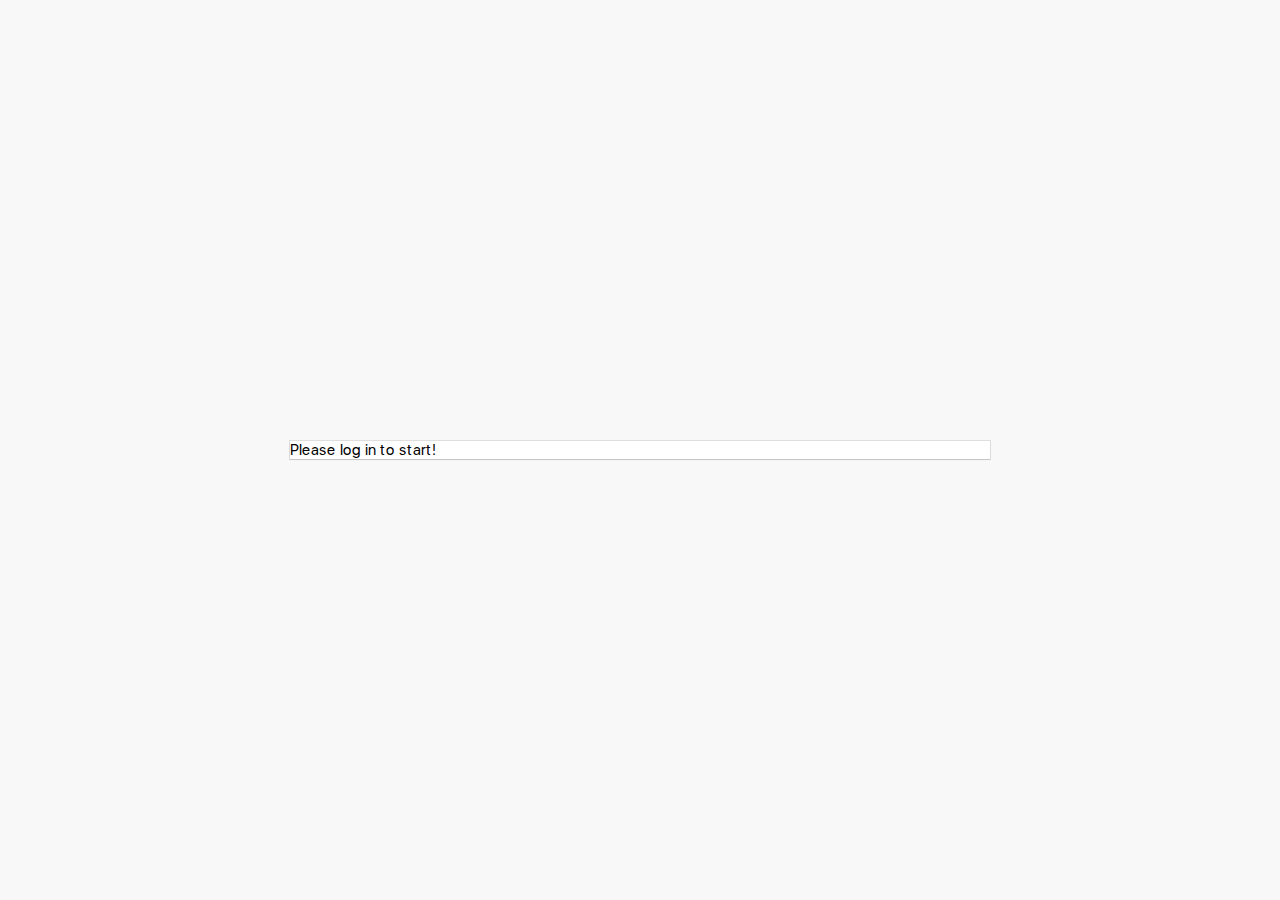
<file: import/index.html>
<!DOCTYPE html>
<html>
<head>
    <meta charset="utf-8">
    <title>Import Bookmarks</title>
    <link href="app.css" rel="stylesheet" />
    <script src="../common/js/vendor.js" defer></script>
    <script src="js/app.js" defer></script>
</head>
<body>
  <div id="app-content"></div>

  <div style="height: 0; width: 0; position: absolute; visibility: hidden;top:0;left:0;oveflow:hidden;">
      <!-- inject:svg --><svg xmlns="http://www.w3.org/2000/svg" xmlns:xlink="http://www.w3.org/1999/xlink"><defs><circle id="a" cx="50" cy="50" r="50"/><path id="c" d="M63 11c0 4 4.7 5 7 5.7l23 6c3 1 5.6 3.4 7 6.5V39H0v-9.8c1.3-3 4-5.5 7-6.6l23-6c2.3-.5 7-1.7 7-5.7V0h26v11z"/></defs><symbol id="account-small" viewBox="0 0 18 18"><path d="M0 0h18v18H0z" fill="none"/><path d="M9 1C4.58 1 1 4.58 1 9s3.58 8 8 8 8-3.58 8-8-3.58-8-8-8zm0 2.75c1.24 0 2.25 1.01 2.25 2.25S10.24 8.25 9 8.25 6.75 7.24 6.75 6 7.76 3.75 9 3.75zM9 14.5c-1.86 0-3.49-.92-4.49-2.33C4.62 10.72 7.53 10 9 10c1.47 0 4.38.72 4.49 2.17-1 1.41-2.63 2.33-4.49 2.33z"/></symbol><symbol id="add-box-clean-mac" viewBox="0 0 22 22"><g fill-rule="evenodd"><path opacity=".1" d="M3 3h15v15H3z"/><path d="M17 2H4C3 2 2 3 2 4v13c0 1 1 2 2 2h13c1 0 2-1 2-2V4c0-1-1-2-2-2zM3 3h15v15H3V3zm8 7V6.5c0-.3-.2-.5-.5-.5s-.5.2-.5.5V10H6.5c-.3 0-.5.2-.5.5s.2.5.5.5H10v3.5c0 .3.2.5.5.5s.5-.2.5-.5V11h3.5c.3 0 .5-.2.5-.5s-.2-.5-.5-.5H11z"/></g></symbol><symbol id="add-box-mac" viewBox="0 0 22 22"><path d="M16.875 2H4.125C2.95 2 2 2.95 2 4.125v12.75C2 18.05 2.95 19 4.125 19h12.75C18.05 19 19 18.05 19 16.875V4.125C19 2.95 18.05 2 16.875 2zM11 10V6.5a.5.5 0 0 0-1 0V10H6.5a.5.5 0 0 0 0 1H10v3.5a.5.5 0 0 0 1 0V11h3.5a.5.5 0 0 0 0-1H11z" fill-rule="evenodd"/></symbol><symbol id="add-box" viewBox="0 0 24 24"><path d="M19 3H5a2 2 0 0 0-2 2v14a2 2 0 0 0 2 2h14c1.1 0 2-.9 2-2V5c0-1.1-.9-2-2-2zm-2 10h-4v4h-2v-4H7v-2h4V7h2v4h4v2z"/><path d="M0 0h24v24H0z" fill="none"/></symbol><symbol id="add-circle" viewBox="0 0 24 24"><path d="M13 7h-2v4H7v2h4v4h2v-4h4v-2h-4V7zm-1-5C6.48 2 2 6.48 2 12s4.48 10 10 10 10-4.48 10-10S17.52 2 12 2zm0 18c-4.41 0-8-3.59-8-8s3.59-8 8-8 8 3.59 8 8-3.59 8-8 8z"/></symbol><symbol id="add-mac" viewBox="0 0 23 23"><path d="M12 11V6h-1v5H6v1h5v5h1v-5h5v-1h-5z" fill-rule="evenodd"/></symbol><symbol id="add-small" viewBox="3 3 18 18"><path d="M19 13h-6v6h-2v-6H5v-2h6V5h2v6h6v2z"/><path d="M0 0h24v24H0z" fill="none"/></symbol><symbol id="add" viewBox="0 0 24 24"><path d="M19 13h-6v6h-2v-6H5v-2h6V5h2v6h6v2z"/></symbol><symbol id="android" viewBox="0 0 24 24"><path d="M15 9a1 1 0 0 1-1-1 1 1 0 0 1 1-1 1 1 0 0 1 1 1 1 1 0 0 1-1 1M9 9a1 1 0 0 1-1-1 1 1 0 0 1 1-1 1 1 0 0 1 1 1 1 1 0 0 1-1 1m7.12-4.63l2.1-2.1-.82-.83-2.31 2.31C14.16 3.28 13.11 3 12 3c-1.12 0-2.16.28-3.09.75L6.6 1.44l-.82.83 2.1 2.1C6.14 5.64 5 7.68 5 10v1h14v-1c0-2.32-1.14-4.36-2.88-5.63M5 16a7 7 0 0 0 7 7 7 7 0 0 0 7-7v-4H5v4z"/></symbol><symbol id="apple" viewBox="0 0 24 24"><path d="M18.71 19.5c-.83 1.24-1.71 2.45-3.05 2.47-1.34.03-1.77-.79-3.29-.79-1.53 0-2 .77-3.27.82-1.31.05-2.3-1.32-3.14-2.53C4.25 17 2.94 12.45 4.7 9.39c.87-1.52 2.43-2.48 4.12-2.51 1.28-.02 2.5.87 3.29.87.78 0 2.26-1.07 3.81-.91.65.03 2.47.26 3.64 1.98-.09.06-2.17 1.28-2.15 3.81.03 3.02 2.65 4.03 2.68 4.04-.03.07-.42 1.44-1.38 2.83M13 3.5c.73-.83 1.94-1.46 2.94-1.5.13 1.17-.34 2.35-1.04 3.19-.69.85-1.83 1.51-2.95 1.42-.15-1.15.41-2.35 1.05-3.11z"/></symbol><symbol id="arrow-bottom-small" viewBox="0 -18 18 18"><path d="M0 0v-18h18V0z" fill="none"/><path d="M8.25-15v9.13l-4.19-4.19L3-9l6 6 6-6-1.06-1.06-4.19 4.19V-15h-1.5z"/></symbol><symbol id="arrow-down-small" viewBox="0 0 18 18"><path d="M5 8l4 4 4-4z"/></symbol><symbol id="arrow-down" viewBox="0 0 24 24"><path d="M7.41 7.84L12 12.42l4.59-4.58L18 9.25l-6 6-6-6z"/></symbol><symbol id="arrow-left-small" viewBox="0 0 18 18"><path d="M0 0h18v18H0z" fill="none"/><path d="M15 8.25H5.87l4.19-4.19L9 3 3 9l6 6 1.06-1.06-4.19-4.19H15v-1.5z"/></symbol><symbol id="arrow-top-small" viewBox="-18 0 18 18"><path d="M0 0v18h-18V0z" fill="none"/><path d="M-8.25 15V5.87l4.19 4.19L-3 9l-6-6-6 6 1.06 1.06 4.19-4.19V15h1.5z"/></symbol><symbol id="arrow-up" viewBox="0 0 24 24"><path d="M7.41 15.41L12 10.83l4.59 4.58L18 14l-6-6-6 6z"/></symbol><symbol id="article" viewBox="-5 -4 24 24"><path d="M12 15h1V4h-1V3c1 0 2 1 2 2v9c0 1-1 2-2 2v-1zM0 2c0-1 1-2 2-2h8c1 0 2 1 2 2v14H2c-1 0-2-1-2-2V2zm1 0c0-1 0-1 1-1h8c1 0 1 0 1 1v13H2c-1 0-1 0-1-1V2zm2 1h3v3H3V3zm0 5h6v1H3V8zm0 2h6v1H3v-1zm0 2h6v1H3v-1z" class="fillColor" fill-rule="evenodd"/></symbol><symbol id="auto" viewBox="0 0 24 24"><g fill-rule="evenodd"><path d="M11.5 19.94c-4.66 0-8.44-3.78-8.44-8.44s3.78-8.44 8.44-8.44 8.44 3.78 8.44 8.44-3.78 8.44-8.44 8.44z" opacity=".1"/><path d="M11.5 21c5.25 0 9.5-4.25 9.5-9.5S16.75 2 11.5 2 2 6.25 2 11.5 6.25 21 11.5 21zm0-1.06c-4.66 0-8.44-3.78-8.44-8.44s3.78-8.44 8.44-8.44 8.44 3.78 8.44 8.44-3.78 8.44-8.44 8.44z"/><path d="M7.3 9H16V8H7v1h.3zm0 3H16v-1H7v1h.3zm0 3H16v-1H7v1h.3z"/></g></symbol><symbol id="back-mac" viewBox="0 0 22 22"><path fill-rule="evenodd" d="M13.162 5.13l-6 5.5.676.74 6-5.5-.676-.74zm-6 6.24l6 5.5.676-.74-6-5.5-.676.74z"/></symbol><symbol id="back" viewBox="0 0 24 24"><path d="M20 11H7.83l5.59-5.59L12 4l-8 8 8 8 1.41-1.41L7.83 13H20v-2z"/></symbol><symbol id="best-big" viewBox="0 0 48 48"><path d="M40 24a4 4 0 0 1 4-4v-8a4 4 0 0 0-4-4H8c-2.21 0-3.98 1.79-3.98 4l-.01 8C6.22 20.01 8 21.8 8 24c0 2.21-1.79 4-3.99 4L4 36a4 4 0 0 0 4 4h32a4 4 0 0 0 4-4v-8a4 4 0 0 1-4-4zm-8.84 9.6L24 29l-7.16 4.6L19 25.37l-6.58-5.38 8.49-.5L24 11.6l3.09 7.89 8.49.5L29 25.37l2.16 8.23z"/></symbol><symbol id="best" viewBox="0 0 24 24"><g fill-rule="evenodd"><path d="M3 10h18l-5 4H8l-5-4zm8-5h2l2 5H9l2-5zm-3 9h8l1.37 4.1c.35 1.05-.18 1.5-1.15 1L12 17l-4.22 2.1c-.98.5-1.5.05-1.15-1L8 14z" opacity=".1"/><path d="M19.75 9.27h-.12l-5.13-.12.46.32-1.77-4.62C13 4.35 12.5 4 12 4c-.6 0-1.08.36-1.2.9L9 9.46l.46-.32-5.2.12H4.2c-.66 0-1.2.54-1.2 1.24 0 .42.22.8.58 1.03l4.1 2.9-.2-.56-1.46 4.57c-.06.1-.1.3-.1.5 0 .67.56 1.2 1.24 1.2.3 0 .56-.08.77-.25l4.34-2.8h-.54l4.37 2.8c.2.1.45.2.74.2.68 0 1.25-.56 1.25-1.2 0-.2-.1-.4-.2-.6l-1.47-4.5-.2.57 4.14-2.9c.33-.2.55-.6.55-1 0-.3-.23-.5-.5-.5s-.5.2-.5.5c0 .06-.05.12-.1.17L15.7 13.6c-.18.16-.25.38-.2.6l1.5 4.57c.04.1.05.14.05.18 0 .12-.13.22-.27.22-.05 0-.1 0-.15-.05l-4.4-2.8c-.18-.1-.38-.1-.55 0L7.35 19.1c-.08.07-.14.08-.2.08-.14 0-.25-.1-.25-.22 0-.04.02-.07.04-.1l1.5-4.66c.07-.2 0-.43-.18-.56l-4.13-2.9c-.1-.07-.13-.13-.13-.2 0-.13.1-.23.25-.23l5.27-.1c.2 0 .38-.1.46-.3l1.77-4.6c.04-.13.13-.2.25-.2s.2.07.24.17l1.78 4.67c.08.2.26.3.46.3l5.18.1h.1c.13 0 .24.1.24.25 0 .26.22.5.5.5s.5-.24.5-.5c0-.7-.56-1.24-1.25-1.24z"/></g></symbol><symbol id="bookmark-outline-big" viewBox="0 0 48 48"><path d="M34 6H14c-2.21 0-3.98 1.79-3.98 4L10 42l14-6 14 6V10a4 4 0 0 0-4-4zm0 30l-10-4.35L14 36V10h20v26z"/></symbol><symbol id="browser-open" viewBox="0 0 24 24"><path d="M0 0h24v24H0z" fill="none"/><path d="M19 4H5a2 2 0 0 0-2 2v12a2 2 0 0 0 2 2h4v-2H5V8h14v10h-4v2h4c1.1 0 2-.9 2-2V6a2 2 0 0 0-2-2zm-7 6l-4 4h3v6h2v-6h3l-4-4z"/></symbol><symbol id="cancel" viewBox="0 0 24 24"><path d="M0 0h24v24H0z" fill="none"/><path d="M12 2C6.48 2 2 6.48 2 12s4.48 10 10 10 10-4.48 10-10S17.52 2 12 2zm0 18c-4.42 0-8-3.58-8-8 0-1.85.63-3.55 1.69-4.9L16.9 18.31A7.902 7.902 0 0 1 12 20zm6.31-3.1L7.1 5.69A7.902 7.902 0 0 1 12 4c4.42 0 8 3.58 8 8 0 1.85-.63 3.55-1.69 4.9z"/></symbol><symbol id="chevron-left" viewBox="0 0 24 24"><path d="M15.41 7.41L14 6l-6 6 6 6 1.41-1.41L10.83 12z"/></symbol><symbol id="chevron-right-small" viewBox="0 0 18 18"><path d="M7.5 4.5L6.44 5.56 9.88 9l-3.44 3.44L7.5 13.5 12 9z"/></symbol><symbol id="chevron-right" viewBox="0 0 24 24"><path d="M10 6L8.59 7.41 13.17 12l-4.58 4.59L10 18l6-6z"/></symbol><symbol id="clear-circle" viewBox="0 0 24 24"><path d="M12 2C6.47 2 2 6.47 2 12s4.47 10 10 10 10-4.47 10-10S17.53 2 12 2zm5 13.59L15.59 17 12 13.41 8.41 17 7 15.59 10.59 12 7 8.41 8.41 7 12 10.59 15.59 7 17 8.41 13.41 12 17 15.59z"/><path d="M0 0h24v24H0z" fill="none"/></symbol><symbol id="clear-mac" viewBox="0 0 22 22"><path fill-rule="evenodd" d="M11.96 11.25l6.4 6.4c.2.2.2.52 0 .7-.2.2-.5.2-.7 0l-6.4-6.4-6.4 6.4c-.2.2-.52.2-.7 0-.2-.18-.2-.5 0-.7l6.4-6.4-6.4-6.4c-.2-.2-.2-.5 0-.7.18-.2.5-.2.7 0l6.4 6.4 6.4-6.4c.2-.2.5-.2.7 0 .2.2.2.5 0 .7l-6.4 6.4z"/></symbol><symbol id="clear" viewBox="0 0 24 24"><path d="M19 6.41L17.59 5 12 10.59 6.41 5 5 6.41 10.59 12 5 17.59 6.41 19 12 13.41 17.59 19 19 17.59 13.41 12z"/></symbol><symbol id="close-small" viewBox="0 0 18 18"><path d="M0 0h18v18H0zm0 0h18v18H0z" fill="none"/><path d="M14.53 4.53l-1.06-1.06L9 7.94 4.53 3.47 3.47 4.53 7.94 9l-4.47 4.47 1.06 1.06L9 10.06l4.47 4.47 1.06-1.06L10.06 9z"/></symbol><symbol id="cloud" viewBox="0 0 24 24"><path d="M0 0h24v24H0z" fill="none"/><path d="M19.35 10.04A7.49 7.49 0 0 0 12 4C9.11 4 6.6 5.64 5.35 8.04A5.994 5.994 0 0 0 0 14c0 3.31 2.69 6 6 6h13c2.76 0 5-2.24 5-5 0-2.64-2.05-4.78-4.65-4.96z"/></symbol><symbol id="copy" viewBox="0 0 24 24"><path d="M16 1H4c-1.1 0-2 .9-2 2v14h2V3h12V1zm3 4H8c-1.1 0-2 .9-2 2v14c0 1.1.9 2 2 2h11c1.1 0 2-.9 2-2V7c0-1.1-.9-2-2-2zm0 16H8V7h11v14z"/></symbol><symbol id="default-avatar" viewBox="0 0 104 104"><g fill="none" fill-rule="evenodd" transform="translate(2 2)"><circle cx="50" cy="50" r="50" fill="#fff" stroke="#000" stroke-opacity=".1" stroke-width="2"/><mask id="b" fill="#fff"><use xlink:href="#a"/></mask><g mask="url(#b)"><path fill="#E6C19C" d="M63 72c0 4 4.7 5 7 5.7l23 6c3 1 5.6 3.4 7 6.5v9.8H0v-9.8c1.3-3 4-5.5 7-6.6l23-6c2.3-.5 7-1.7 7-5.7V61h26v11z"/><g transform="translate(0 61)"><mask id="d" fill="#fff"><use xlink:href="#c"/></mask><path fill="#D4B08C" d="M50.2-50h.2c3.3 0 8.2.2 11.4 2 3.3 2 7.3 5.6 8.5 12 2.4 14-2 35.6-6.3 42.6-4 6.7-9.8 9.2-13.5 9.4H50c-3.8-.3-9.6-2.8-13.6-9.5-4.2-7-8.7-28.7-6.3-42.4 1.8-6 5.8-10 9-12 3-1.3 8-2 11.5-2h.3z" mask="url(#d)"/></g></g><path fill="#F2CEA5" d="M49.6 16c19 0 20.7 13.8 20.8 15 1 12-3 28.2-6.8 33.8-4 6-9.8 8-13.5 8.3-4 0-9.5-2-13.5-8-3.8-6-8-22-6.8-34 0-1 1.3-15 20.4-15z"/></g></symbol><symbol id="developers" viewBox="-1 -1 24 24"><path d="M0 2c0-1 1-2 2-2h18c1 0 2 1 2 2v18c0 1-1 2-2 2H2c-1 0-2-1-2-2V2zm2 0h18v18H2V2zm11.4 13.6L18 11l-4.6-4.6L12 7.8l3.2 3.2-3.2 3.2 1.4 1.4zM10 14.2L6.8 11 10 7.8 8.6 6.4 4 11l4.6 4.6 1.4-1.4z" fill-rule="evenodd"/></symbol><symbol id="done-circle-mac" viewBox="0 0 22 22"><path fill-rule="evenodd" d="M10.5 19c4.7 0 8.5-3.8 8.5-8.5S15.2 2 10.5 2 2 5.8 2 10.5 5.8 19 10.5 19zm4.93-13s-4.97 8.66-5.06 8.74a.7.7 0 0 1-1-.03l-3.22-2.94a.71.71 0 0 1 .03-1 .71.71 0 0 1 1 .03l2.52 2.3 4.5-7.82c.2-.33.64-.45.98-.25.33.2.45.63.25.96z"/></symbol><symbol id="done-circle" viewBox="-1 -1 24 24"><path d="M10.062 14.332c.05-.036.098-.078.145-.125l5.528-5.528c.943-.943-.472-2.358-1.414-1.415L9 12.585l-1.793-1.792c-.943-.943-2.357.47-1.414 1.414l2.58 2.58c.642.642 1.5.194 1.69-.455zM11 22c6.075 0 11-4.925 11-11S17.075 0 11 0 0 4.925 0 11s4.925 11 11 11zm0-2a9 9 0 1 0 0-18 9 9 0 0 0 0 18z" fill-rule="evenodd"/></symbol><symbol id="done" viewBox="0 0 24 24"><path d="M9 16.17L4.83 12l-1.42 1.41L9 19 21 7l-1.41-1.41z"/></symbol><symbol id="down" viewBox="0 0 24 24"><path d="M7 10l5 5 5-5z"/><path d="M0 0h24v24H0z" fill="none"/></symbol><symbol id="dropbox" viewBox="-1 -2 24 24"><path d="M6.418.275L.535 4.197l4.068 3.328 5.932-3.742L6.418.275zM.535 10.852l5.883 3.924 4.117-3.51-5.932-3.74L.535 10.85zm20-6.655L14.652.275l-4.117 3.508 5.932 3.742 4.068-3.328zm-10 7.07l4.117 3.51 5.883-3.925-4.068-3.327-5.932 3.742zm.012.754l-4.13 3.5-1.766-1.178v1.322l5.897 3.61 5.896-3.61v-1.322l-1.767 1.18-4.13-3.5z"/></symbol><symbol id="edit-mac" viewBox="0 0 22 22"><path d="M15.037 2.784c.577-.578 1.155 0 1.155 0L19.07 5.66s.577.58 0 1.156L6.97 18.914l-4.895.865.863-4.9 12.1-12.096zm-1.726 2.88l2.882 2.88-9.22 9.22-2.88-2.88 9.22-9.22zm-9.67 9.92l-.563 3.192 3.19-.565-2.626-2.626zM15.615 3.36l2.88 2.882L16.77 7.97l-2.88-2.882 1.726-1.727z" fill-rule="evenodd"/></symbol><symbol id="edit" viewBox="0 0 24 24"><path d="M3 17.25V21h3.75L17.81 9.94l-3.75-3.75L3 17.25zM20.71 7.04a.996.996 0 0 0 0-1.41l-2.34-2.34a.996.996 0 0 0-1.41 0l-1.83 1.83 3.75 3.75 1.83-1.83z"/><path d="M0 0h24v24H0z" fill="none"/></symbol><symbol id="exit-mac" viewBox="0 0 22 22"><path d="M14.438 10.05H6.492c-.31 0-.562.223-.562.5 0 .276.252.5.562.5h7.946c.31 0 .562-.224.562-.5 0-.277-.252-.5-.562-.5zm-7.584.853l3.55-3.55a.5.5 0 0 0-.708-.707l-3.55 3.55a.5.5 0 0 0 .708.707zm-.708 0l3.55 3.55a.5.5 0 0 0 .707-.708l-3.55-3.55a.5.5 0 0 0-.707.708zM18 4.506v11.988c0 .832-.674 1.506-1.506 1.506H4.506A1.505 1.505 0 0 1 3 16.494V4.506C3 3.674 3.674 3 4.506 3h11.988C17.326 3 18 3.674 18 4.506zM4.506 2A2.505 2.505 0 0 0 2 4.506v11.988A2.505 2.505 0 0 0 4.506 19h11.988A2.505 2.505 0 0 0 19 16.494V4.506A2.505 2.505 0 0 0 16.494 2H4.506z" fill-rule="evenodd"/></symbol><symbol id="exit" viewBox="0 0 24 24"><path d="M10.09 15.59L11.5 17l5-5-5-5-1.41 1.41L12.67 11H3v2h9.67l-2.58 2.59zM19 3H5a2 2 0 0 0-2 2v4h2V5h14v14H5v-4H3v4a2 2 0 0 0 2 2h14c1.1 0 2-.9 2-2V5c0-1.1-.9-2-2-2z"/></symbol><symbol id="export-mac" viewBox="0 0 22 22"><g fill-rule="evenodd"><path d="M6 16s-3.02-.3-3-3c0-1.52 1.34-2.9 3-3 0-2.07 1.56-5 3.5-5 3.27 0 4.86 2.05 5.27 3.5 2.48-.1 4.15 1.86 4.23 3.5.07 1.4-1.16 3.24-2.5 4H6z" opacity=".1"/><path d="M6 16s-3.02-.3-3-3c0-1.52 1.34-2.9 3-3 0-2.07 1.56-5 3.5-5 3.27 0 4.86 2.05 5.27 3.5 2.48-.1 4.15 1.86 4.23 3.5.07 1.4-1.16 3.24-2.5 4H6zM9.5 4C6.76 4 5.18 6.84 5.02 9.17 3.27 9.67 2 11.2 2 13c0 2.13 1.77 3.86 4 4h10.5c1.72-.74 3.5-2.83 3.5-4.75 0-2.53-1.98-4.6-4.47-4.73C14.8 6.02 13.2 4 9.5 4zm1.38 10.85c-.1.1-.24.15-.38.14-.14 0-.28-.06-.38-.17L7.15 11.9c-.2-.2-.2-.52 0-.7.2-.2.5-.2.7 0L10 13.3V8.5c0-.28.2-.5.5-.5.27 0 .5.22.5.5v4.82l2.14-2.13c.2-.2.5-.2.7 0 .2.16.2.5 0 .7l-2.96 2.93z"/></g></symbol><symbol id="export" viewBox="0 0 24 24"><path d="M20.54 5.23l-1.39-1.68A1.45 1.45 0 0 0 18 3H6c-.47 0-.88.21-1.16.55L3.46 5.23C3.17 5.57 3 6.02 3 6.5V19c0 1.1.9 2 2 2h14c1.1 0 2-.9 2-2V6.5c0-.48-.17-.93-.46-1.27zM12 17.5L6.5 12H10v-2h4v2h3.5L12 17.5zM5.12 5l.81-1h12l.94 1H5.12z"/></symbol><symbol id="external-small" viewBox="-1 -1 18 18"><path d="M11.586 3l-1.293-1.293C9.663 1.077 10.11 0 11 0h4a1 1 0 0 1 1 1v4c0 .89-1.077 1.337-1.707.707L13 4.414 8.207 9.207a1 1 0 0 1-1.414-1.414L11.586 3zM14 9.024V15l1-1H1l1 1V1L1 2h6a1 1 0 0 0 0-2H1a1 1 0 0 0-1 1v14a1 1 0 0 0 1 1h14a1 1 0 0 0 1-1V9.024a1 1 0 0 0-2 0z" fill-rule="evenodd"/></symbol><symbol id="eye" viewBox="0 0 24 24"><path d="M0 0h24v24H0z" fill="none"/><path d="M12 4.5C7 4.5 2.73 7.61 1 12c1.73 4.39 6 7.5 11 7.5s9.27-3.11 11-7.5c-1.73-4.39-6-7.5-11-7.5zM12 17c-2.76 0-5-2.24-5-5s2.24-5 5-5 5 2.24 5 5-2.24 5-5 5zm0-8c-1.66 0-3 1.34-3 3s1.34 3 3 3 3-1.34 3-3-1.34-3-3-3z"/></symbol><symbol id="facebook" viewBox="-2 -2 24 24"><path d="M20 18.75c0 .69-.56 1.25-1.25 1.25H1.25C.56 20 0 19.44 0 18.75V1.25C0 .56.56 0 1.25 0h17.5C19.44 0 20 .56 20 1.25v17.5zM13.75 20v-7.5h2.5l.625-3.125H13.75v-1.25c0-1.25.626-1.875 1.875-1.875h1.25V3.125h-2.5c-2.297 0-3.75 1.8-3.75 4.375v1.875h-2.5V12.5h2.5V20h3.125z"/></symbol><symbol id="fail-big" viewBox="0 0 48 48"><path d="M0 0h48v48H0z" fill="none"/><path d="M38.71 20.07C37.35 13.19 31.28 8 24 8c-2.95 0-5.7.87-8.02 2.34l2.92 2.92A11.09 11.09 0 0 1 24 12c6.08 0 11 4.92 11 11v1h3c3.31 0 6 2.69 6 6 0 2.27-1.27 4.22-3.13 5.24l2.9 2.9C46.32 36.33 48 33.37 48 30c0-5.28-4.11-9.56-9.29-9.93zM6 10.55l5.5 5.48C5.12 16.3 0 21.55 0 28c0 6.63 5.37 12 12 12h23.45l4 4L42 41.46 8.55 8 6 10.55zM15.45 20l16 16H12c-4.42 0-8-3.58-8-8s3.58-8 8-8h3.45z"/></symbol><symbol id="file-upload" viewBox="0 0 24 24"><path d="M9 16h6v-6h4l-7-7-7 7h4zm-4 2h14v2H5z"/></symbol><symbol id="firefox" viewBox="0 0 24 24"><path d="M21 11.7c0-.4-.1-1-.2-1.4-.3-1.7-1.2-3.2-2.3-4.4-.2-.3-.6-.6-1-.9-1.1-.9-2.4-1.5-3.9-1.8-3-.5-6 .5-8 2.6v-.1c-.1-.2-.1-.2-.2-.2-.1-.2-.1-.3-.2-.4 0-.2-.1-.4-.1-.6-.3.1-.3.4-.4.6-.2.2-.4.5-.4.8-.1.2-.3 1.1-.1 1.2h.1v.3c-.2.2-.3.3-.3.4-.3.6-.6 1.1-.7 1.7V9.8c-.2.2-.2.5-.3.7.1 0 .1-.1.2-.1-.5 2.6.2 5.3 1.8 7.3 2.4 2.9 6.5 4.1 10.1 2.8 3.5-1.3 5.9-4.7 5.9-8.5v-.3m-7.5-7.6c1.5.3 2.9 1 4 2 .1.1.2.3.2.3-.3-.3-1-.8-1.4-.6.1.3 1.3 1.8 1.4 1.9 0 0 .3 1.3.4 1.4 0 .2-.7 2.8-.7 3.2 0 .1-.9 1.9-.8 1.9-.3.7-.6.7-.7.8-.1 0-.7.2-1.4.4-.6.1-1.3.3-1.8.2-.3 0-.7 0-1-.2-.1-.1-.9-.5-1.1-.6-.3-.1-.5-.3-.7-.5H11c.6-.1 3.2-1 3.1-1.4 0-.3-.5-.5-.7-.7-.3-.1-1.5.1-2 .3 0 0-1.9-.5-2.4-.9 0-.1-.1-.7-.1-.8-.1-.1.3-.4.3-.4s1-1 1-1.1c.2 0 .4-.2.5-.3-.1 0 .1-.1.4-.3.3-.2.5-.2.5-.5 0 0 .5-.9-.1-.8 0 0-.9-.1-1.2-.1-.3.2-.4.1-.7 0 0 0-.2-.2-.2-.3.1-.2.8-1.7 1.1-1.8-.2-.4-1.2-.1-1.4.2 0 0-.8.6-1.2.7 0-.1-.5-.2-1-.2 1.8-1.5 4.2-2.2 6.6-1.8z"/></symbol><symbol id="folder-add-mac" viewBox="0 0 22 22"><path fill-rule="evenodd" d="M17 11.5v.5h1V7h-1v4.5zM4 8.065h9.993V9H4.507c-.28.058-.507.28-.507.55v5.964c0 .267.23.493.507.486h11.986a.488.488 0 0 0 .507-.483V13h1v2.517c0 .82-.676 1.483-1.507 1.483H4.507A1.5 1.5 0 0 1 3 15.514V5h1v3.065zM15.5 10H20V9h-5v1h.5zM8 6h8v1H8V6zM4 5h4v1H4V5z"/></symbol><symbol id="folder-add" viewBox="-2 -4 24 24"><path d="M18 2h-8L8 0H2C.9 0 .01.9.01 2L0 14c0 1.1.9 2 2 2h16c1.1 0 2-.9 2-2V4c0-1.1-.9-2-2-2zm-6 6H9.997C9.453 8 9 8.448 9 9c0 .556.446 1 .997 1H12v2.003c0 .544.448.997 1 .997.556 0 1-.446 1-.997V10h2.003c.544 0 .997-.448.997-1 0-.556-.446-1-.997-1H14V5.997C14 5.453 13.552 5 13 5c-.556 0-1 .446-1 .997V8zm7 7H1V3h18v12z" fill-rule="evenodd"/></symbol><symbol id="folder" viewBox="-2 -4 24 24"><path d="M8 0H2C.9 0 .01.9.01 2L0 14c0 1.1.9 2 2 2h16c1.1 0 2-.9 2-2V4c0-1.1-.9-2-2-2h-8L8 0zm2 11l4-4H6l4 4z" fill-rule="evenodd"/></symbol><symbol id="font-mac" viewBox="0 0 22 22"><g fill-rule="evenodd"><path d="M14.46 18.67L9.6 6.8c-.18-.4-.76-.4-.93 0L3.54 18.66l.92.4L9.58 7.2h-.92l4.88 11.85.92-.38z"/><path d="M6 15.5h6.15v-1H6v1zm-3.74 4h4.07v-1H2.26v1zm8.74 0h5v-1h-5v1zm2.1-14.63c0-.58.17-1.12.57-1.5.35-.33.86-.47 1.64-.47.7 0 1.2.22 1.5.74.18.2.2.6.2 1.2v5.23c0 .58.3 1.04.8 1.25.8.3 1.4-.07 2.3-1.15l-.75-.65c-.65.77-.92.95-1.14.86-.1-.04-.16-.13-.17-.37v-.3l.03-.3V4.85c0-.75-.1-1.3-.4-1.7-.5-.82-1.26-1.2-2.3-1.2-1 0-1.72.2-2.3.74-.63.6-.9 1.4-.9 2.23h1z"/><path d="M17.25 4.85c-2.8 1.16-4 1.73-4.52 2.3-.8.9-1 2.05-.5 3.1.76 1.53 2.65 1.6 4.78-.18.6-.44.8-.66.9-.94.1-.23.18-.38.18-.8V8.3h-1v.03c0 .27 0 .33-.02.38-.04.1-.2.3-.6.6-1.7 1.4-2.8 1.4-3.22.5-.3-.6-.2-1.3.34-1.9.4-.4 1.58-1 4.18-2.05l-.4-.92z"/></g></symbol><symbol id="font" viewBox="-1 -5 24 24"><path fill-rule="evenodd" d="M18.45 13h2.09L15.43 0h-1.86L8.46 13h2.09l1.12-3h5.64l1.14 3zm-6.02-5l2.07-5.52L16.57 8h-4.14zm-5.822 5h1.286L4.75 5H3.604L.46 13h1.286l.69-1.846h3.47L6.608 13zM2.903 9.923l1.274-3.397L5.45 9.923H2.904z"/></symbol><symbol id="forward" viewBox="0 0 24 24"><path d="M12 4l-1.41 1.41L16.17 11H4v2h12.17l-5.58 5.59L12 20l8-8z"/></symbol><symbol id="google-chrome" viewBox="0 0 24 24"><path d="M12 20l3.46-6h-.01c.34-.6.55-1.27.55-2 0-1.2-.54-2.27-1.38-3h4.79c.38.93.59 1.94.59 3a8 8 0 0 1-8 8m-8-8c0-1.46.39-2.82 1.07-4l3.47 6h.01c.69 1.19 1.95 2 3.45 2 .45 0 .88-.09 1.29-.23l-2.4 4.14C7 19.37 4 16.04 4 12m11 0a3 3 0 0 1-3 3 3 3 0 0 1-3-3 3 3 0 0 1 3-3 3 3 0 0 1 3 3m-3-8a7.98 7.98 0 0 1 6.92 4H12c-1.94 0-3.55 1.38-3.92 3.21L5.7 7.08A7.98 7.98 0 0 1 12 4m0-2A10 10 0 0 0 2 12a10 10 0 0 0 10 10 10 10 0 0 0 10-10A10 10 0 0 0 12 2z"/></symbol><symbol id="google-plus" viewBox="-2 -2 24 24"><title>Shape</title><path d="M.913 5.803c0 1.972 1.036 4.89 3.56 4.89.732 0 1.484-.187 1.967-.737.55-.63.766-1.46.766-1.885 0-2.12-1.23-5.418-3.663-5.418-.764 0-1.584.382-2.055.972-.498.618-.575 1.412-.575 2.18zm2.08 6.065c-1.33 0-2.19-.285-2.993-.953V3.3c1.672-1.385 3.51-1.616 5.048-1.644h6.2L9.603 2.984H7.804c.72.625 1.795 1.74 1.795 3.73 0 2.18-1.15 3.212-2.382 4.182-.382.382-.82.796-.82 1.444 0 .647.438 1 .76 1.266l1.058.823c1.29 1.09 2.977 2.09 2.976 4.123 0 .545-.09.89-.26 1.446H9.175c.006-.083.005-.138.005-.297 0-1.504-1.433-2.297-3.665-3.888-.233-.03-.38-.03-.672-.03-.265 0-1.85.06-3.082.472-.423.154-1.154.253-1.76 1.076V15.79c1.675-.72 3.398-.754 4.52-.83-.412-.53-.88-1.09-.88-2.002 0-.5.146-.795.293-1.15-.324.03-.645.06-.94.06zM0 0h20v5.357h-3.734v-3.72H14.67v3.72h-3.72V6.92h3.72v3.753h1.596V6.92H20V20H0V0z" fill="#d14836" fill-rule="evenodd"/></symbol><symbol id="google" viewBox="-5 0 24 24"><path d="M14.308.94H8.53c-.766 0-1.588.088-2.465.267-.885.208-1.738.648-2.56 1.325C2.308 3.687 1.71 4.974 1.71 6.392c0 1.175.423 2.204 1.268 3.088.807.95 1.98 1.433 3.518 1.452.29 0 .6-.02.928-.057-.054.153-.114.316-.177.497-.072.17-.108.383-.108.638 0 .423.093.788.284 1.09.162.312.348.605.557.88-.674.017-1.52.102-2.54.25a9.024 9.024 0 0 0-2.95 1.07c-.833.498-1.41 1.075-1.726 1.73-.33.657-.492 1.254-.492 1.788 0 1.098.504 2.04 1.51 2.828 1 .843 2.51 1.275 4.534 1.293 2.418-.038 4.27-.615 5.55-1.734 1.236-1.082 1.855-2.322 1.855-3.722-.018-.986-.243-1.784-.676-2.396a9.876 9.876 0 0 0-1.6-1.648l-.982-.803a5.77 5.77 0 0 1-.437-.494c-.177-.197-.265-.445-.265-.748 0-.31.086-.582.258-.817a3.94 3.94 0 0 1 .478-.606c.3-.263.584-.522.85-.775.243-.254.47-.53.685-.83.44-.622.67-1.45.686-2.482 0-.564-.063-1.058-.19-1.48a5.57 5.57 0 0 0-1.17-1.93 3.857 3.857 0 0 0-.613-.494h1.78L14.31.94zm-3.166 15.757c.477.545.716 1.183.716 1.916 0 .904-.35 1.64-1.05 2.215-.716.582-1.756.883-3.117.902-1.518-.02-2.713-.357-3.588-1.015-.92-.658-1.378-1.495-1.378-2.51 0-.516.104-.958.317-1.324.183-.348.41-.64.676-.874.277-.225.548-.4.814-.52.267-.114.474-.2.62-.255a12.42 12.42 0 0 1 1.837-.408c.607-.056.984-.074 1.13-.056.25 0 .465.008.65.028 1.077.752 1.868 1.386 2.375 1.903zm-.94-8.503c-.07.386-.226.763-.47 1.13-.507.518-1.14.792-1.902.82a2.524 2.524 0 0 1-1.605-.552 4.453 4.453 0 0 1-1.147-1.34C4.466 7.12 4.16 6.033 4.16 4.99c-.018-.79.19-1.507.63-2.147.518-.612 1.17-.928 1.952-.947.592.02 1.115.194 1.57.522.447.348.807.8 1.08 1.356.583 1.157.874 2.307.874 3.445 0 .264-.02.588-.063.974z" fill-rule="evenodd"/></symbol><symbol id="grid-mac" viewBox="0 0 22 22"><g fill-rule="evenodd"><path d="M3 3h6v6H3V3zm10 10h6v6h-6v-6z" opacity=".1"/><path d="M12 3c0-.6.5-1 1-1h6c.6 0 1 .5 1 1v6c0 .6-.5 1-1 1h-6c-.6 0-1-.5-1-1V3zm1 0h6v6h-6V3zM2 3c0-.6.5-1 1-1h6c.6 0 1 .5 1 1v6c0 .6-.5 1-1 1H3c-.6 0-1-.5-1-1V3zm1 0h6v6H3V3zM2 13c0-.6.5-1 1-1h6c.6 0 1 .5 1 1v6c0 .6-.5 1-1 1H3c-.6 0-1-.5-1-1v-6zm1 0h6v6H3v-6zm9 0c0-.6.5-1 1-1h6c.6 0 1 .5 1 1v6c0 .6-.5 1-1 1h-6c-.6 0-1-.5-1-1v-6zm1 0h6v6h-6v-6z"/></g></symbol><symbol id="grid" viewBox="-4 -4 24 24"><path d="M0 1.01C0 .45.443 0 1.01 0h1.98C3.55 0 4 .443 4 1.01v1.98C4 3.55 3.557 4 2.99 4H1.01C.45 4 0 3.557 0 2.99V1.01zm6 0C6 .45 6.443 0 7.01 0h1.98C9.55 0 10 .443 10 1.01v1.98C10 3.55 9.557 4 8.99 4H7.01C6.45 4 6 3.557 6 2.99V1.01zm6 0C12 .45 12.443 0 13.01 0h1.98C15.55 0 16 .443 16 1.01v1.98C16 3.55 15.557 4 14.99 4h-1.98C12.45 4 12 3.557 12 2.99V1.01zm-12 6C0 6.45.443 6 1.01 6h1.98C3.55 6 4 6.443 4 7.01v1.98C4 9.55 3.557 10 2.99 10H1.01C.45 10 0 9.557 0 8.99V7.01zm6 0C6 6.45 6.443 6 7.01 6h1.98C9.55 6 10 6.443 10 7.01v1.98C10 9.55 9.557 10 8.99 10H7.01C6.45 10 6 9.557 6 8.99V7.01zm6 0C12 6.45 12.443 6 13.01 6h1.98C15.55 6 16 6.443 16 7.01v1.98c0 .558-.443 1.01-1.01 1.01h-1.98C12.45 10 12 9.557 12 8.99V7.01zm-12 6C0 12.45.443 12 1.01 12h1.98C3.55 12 4 12.443 4 13.01v1.98C4 15.55 3.557 16 2.99 16H1.01C.45 16 0 15.557 0 14.99v-1.98zm6 0C6 12.45 6.443 12 7.01 12h1.98c.558 0 1.01.443 1.01 1.01v1.98C10 15.55 9.557 16 8.99 16H7.01C6.45 16 6 15.557 6 14.99v-1.98zm6 0c0-.558.443-1.01 1.01-1.01h1.98c.558 0 1.01.443 1.01 1.01v1.98c0 .558-.443 1.01-1.01 1.01h-1.98c-.558 0-1.01-.443-1.01-1.01v-1.98z"/></symbol><symbol id="group-add-small" viewBox="0 0 18 18"><path d="M9 8a2 2 0 1 0 0-4 2 2 0 0 0 0 4zm4 0a2 2 0 0 0 0-4c-.36 0-.69.1-.98.27.3.51.48 1.1.48 1.73s-.18 1.22-.48 1.73c.29.17.63.27.98.27zM9 9.2c-1.67 0-5 .83-5 2.5V13h10v-1.3c0-1.67-3.33-2.5-5-2.5zM5 7H3V5H2v2H0v1h2v2h1V8h2V7zm9.23 2.31c.75.6 1.27 1.38 1.27 2.39V13H18v-1.3c0-1.31-2.07-2.11-3.77-2.39z"/></symbol><symbol id="group-big" viewBox="0 0 48 48"><path d="M32 22c3.31 0 5.98-2.69 5.98-6s-2.67-6-5.98-6c-3.31 0-6 2.69-6 6s2.69 6 6 6zm-16 0c3.31 0 5.98-2.69 5.98-6s-2.67-6-5.98-6c-3.31 0-6 2.69-6 6s2.69 6 6 6zm0 4c-4.67 0-14 2.34-14 7v5h28v-5c0-4.66-9.33-7-14-7zm16 0c-.58 0-1.23.04-1.93.11C32.39 27.78 34 30.03 34 33v5h12v-5c0-4.66-9.33-7-14-7z"/></symbol><symbol id="group-mac" viewBox="0 0 22 22"><path d="M3 6h16v1H3V6zm0 3h16v1H3V9zm0 3h16v1H3v-1zm0 3h16v1H3v-1z" fill-rule="evenodd"/></symbol><symbol id="group-small" viewBox="0 0 18 18"><path d="M0 0h18v18H0z" fill="none"/><path d="M6 8a2 2 0 1 0 0-4 2 2 0 0 0 0 4zm6 0a2 2 0 1 0 0-4 2 2 0 0 0 0 4zM6 9.2c-1.67 0-5 .83-5 2.5V13h10v-1.3c0-1.67-3.33-2.5-5-2.5zm6 0c-.25 0-.54.02-.84.06.79.6 1.34 1.4 1.34 2.44V13H17v-1.3c0-1.67-3.33-2.5-5-2.5z"/></symbol><symbol id="help-mac" viewBox="0 0 22 22"><path d="M4.506 3h11.988C17.326 3 18 3.674 18 4.506v11.988c0 .832-.674 1.506-1.506 1.506H4.506A1.505 1.505 0 0 1 3 16.494V4.506C3 3.674 3.674 3 4.506 3zM2 16.494A2.505 2.505 0 0 0 4.506 19h11.988A2.505 2.505 0 0 0 19 16.494V4.506A2.505 2.505 0 0 0 16.494 2H4.506A2.505 2.505 0 0 0 2 4.506v11.988zM9.813 13.7h1.204v1.26H9.813V13.7zm-1.3-6.948c.49-.53 1.167-.795 2.026-.795.794 0 1.43.226 1.908.68.478.454.717 1.034.717 1.74 0 .427-.088.774-.263 1.04-.176.267-.53.658-1.062 1.174-.387.376-.64.694-.753.954-.115.26-.173.644-.173 1.153H9.837c0-.577.07-1.042.206-1.395.137-.353.437-.757.9-1.213l.485-.48c.146-.136.263-.28.35-.43.163-.26.243-.533.243-.815a1.58 1.58 0 0 0-.353-1.03c-.236-.29-.626-.435-1.17-.435-.674 0-1.14.25-1.398.75-.146.28-.23.68-.25 1.205H7.775c0-.872.246-1.572.738-2.103 0 0-.492.53 0 0z" fill-rule="evenodd"/></symbol><symbol id="help" viewBox="0 0 24 24"><path d="M12 2C6.48 2 2 6.48 2 12s4.48 10 10 10 10-4.48 10-10S17.52 2 12 2zm1 17h-2v-2h2v2zm2.07-7.75l-.9.92C13.45 12.9 13 13.5 13 15h-2v-.5c0-1.1.45-2.1 1.17-2.83l1.24-1.26c.37-.36.59-.86.59-1.41 0-1.1-.9-2-2-2s-2 .9-2 2H8c0-2.21 1.79-4 4-4s4 1.79 4 4c0 .88-.36 1.68-.93 2.25z"/></symbol><symbol id="home" viewBox="0 0 24 24"><g fill-rule="evenodd" transform="translate(4 4)"><rect width="4" height="4" rx="8"/><rect width="4" height="4" x="6" rx="8"/><rect width="4" height="4" x="12" rx="8"/><rect width="4" height="4" y="6" rx="8"/><rect width="4" height="4" x="6" y="6" rx="8"/><rect width="4" height="4" x="12" y="6" rx="8"/><rect width="4" height="4" y="12" rx="8"/><rect width="4" height="4" x="6" y="12" rx="8"/><rect width="4" height="4" x="12" y="12" rx="8"/></g></symbol><symbol id="ifullscreen" viewBox="0 0 24 24"><path d="M7 14H5v5h5v-2H7v-3zm-2-4h2V7h3V5H5v5zm12 7h-3v2h5v-5h-2v3zM14 5v2h3v3h2V5h-5z"/></symbol><symbol id="image" viewBox="-4 -5 24 24"><path d="M15 9V2c0-1 0-1-1-1H2C1 1 1 1 1 2v7l4-4 5 4 2-2 3 2zm0 1v2c0 1 0 1-1 1H2c-1 0-1 0-1-1v-2l4-4 5 4 2-2 3 2zM0 2c0-1 1-2 2-2h12c1 0 2 1 2 2v10c0 1-1 2-2 2H2c-1 0-2-1-2-2V2zm11 4c1 0 1 0 1-1s0-1-1-1-1 0-1 1 0 1 1 1z" fill-rule="evenodd"/></symbol><symbol id="import-mac" viewBox="0 0 22 22"><g fill-rule="evenodd"><path d="M6 16s-3.02-.3-3-3c0-1.52 1.34-2.9 3-3 0-2.07 1.56-5 3.5-5 3.27 0 4.86 2.05 5.27 3.5 2.48-.1 4.15 1.86 4.23 3.5.07 1.4-1.16 3.24-2.5 4H6z" opacity=".1"/><path d="M6 16s-3.02-.3-3-3c0-1.52 1.34-2.9 3-3 0-2.07 1.56-5 3.5-5 3.27 0 4.86 2.05 5.27 3.5 2.48-.1 4.15 1.86 4.23 3.5.07 1.4-1.16 3.24-2.5 4H6zM9.5 4C6.76 4 5.18 6.84 5.02 9.17 3.27 9.67 2 11.2 2 13c0 2.13 1.77 3.86 4 4h10.5c1.72-.74 3.5-2.83 3.5-4.75 0-2.53-1.98-4.6-4.47-4.73C14.8 6.02 13.2 4 9.5 4zm1.38 4.14A.49.49 0 0 0 10.5 8c-.14 0-.28.03-.38.14L7.15 11.1c-.2.2-.2.5 0 .7.2.2.5.2.7 0L10 9.68v4.8c0 .3.2.5.5.5.27 0 .5-.2.5-.5V9.7l2.14 2.12c.2.2.5.2.7 0 .2-.2.2-.5 0-.7l-2.94-3z"/></g></symbol><symbol id="import" viewBox="0 0 24 24"><path d="M19.35 10.04A7.49 7.49 0 0 0 12 4C9.11 4 6.6 5.64 5.35 8.04A5.994 5.994 0 0 0 0 14c0 3.31 2.69 6 6 6h13c2.76 0 5-2.24 5-5 0-2.64-2.05-4.78-4.65-4.96zM14 13v4h-4v-4H7l5-5 5 5h-3z"/></symbol><symbol id="inbox" viewBox="0 0 24 24"><g fill-rule="evenodd"><path d="M10 12H4v4c0 1.1.9 2 2 2h12c1.1 0 2-.9 2-2v-4h-5c0 .55-.44 1-1 1h-3c-.56 0-1-.44-1-1z" opacity=".1"/><path d="M14 11h7v5.5a2.5 2.5 0 0 1-2.5 2.5h-13C4.1 19 3 17.9 3 16.5V11h7v1c0 .56.44 1 1 1h2c.56 0 1-.45 1-1v-1zm-5 1H4v4c0 1.1.9 2 2 2h12c1.1 0 2-.9 2-2v-4h-5c0 1.1-.9 2-2 2h-2c-1.1 0-2-.9-2-2z"/><path d="M19.6 11.5H21l-2.16-4.7C18.37 5.8 17.1 5 16 5H8c-1.1 0-2.37.8-2.84 1.8L3 11.5h1.4l1.54-3.7c.4-1 1.54-1.8 2.54-1.8h7.04c1 0 2.13.8 2.54 1.8l1.53 3.7z"/></g></symbol><symbol id="infinite" viewBox="-2 -7 24 24"><path d="M18.636 1.31A4.66 4.66 0 0 0 15.376 0a4.66 4.66 0 0 0-3.26 1.31l-1.645 1.604L11.64 4.05l1.62-1.575a3.03 3.03 0 0 1 2.118-.85 3.03 3.03 0 0 1 2.12.85c.557.54.864 1.26.864 2.03 0 .766-.307 1.486-.865 2.026a3.03 3.03 0 0 1-2.12.85 3.03 3.03 0 0 1-2.118-.85l-5.38-5.214C7.01.472 5.848.006 4.62.006s-2.39.466-3.26 1.31A4.39 4.39 0 0 0 0 4.5c0 1.21.484 2.34 1.36 3.19A4.66 4.66 0 0 0 4.62 9a4.66 4.66 0 0 0 3.258-1.31L9.524 6.09 8.357 4.956l-1.614 1.57a3.03 3.03 0 0 1-2.12.848 3.03 3.03 0 0 1-2.118-.85A2.802 2.802 0 0 1 1.64 4.5c0-.765.307-1.485.865-2.03a3.03 3.03 0 0 1 2.12-.85 3.03 3.03 0 0 1 2.118.85l5.38 5.214a4.66 4.66 0 0 0 3.258 1.31 4.66 4.66 0 0 0 3.26-1.31A4.413 4.413 0 0 0 20 4.494a4.436 4.436 0 0 0-1.364-3.183z" fill-rule="evenodd"/></symbol><symbol id="info-outline" viewBox="0 0 24 24"><path d="M11 17h2v-6h-2v6zm1-15C6.48 2 2 6.48 2 12s4.48 10 10 10 10-4.48 10-10S17.52 2 12 2zm0 18c-4.41 0-8-3.59-8-8s3.59-8 8-8 8 3.59 8 8-3.59 8-8 8zM11 9h2V7h-2v2z"/></symbol><symbol id="info" viewBox="0 0 24 24"><path d="M12 2C6.48 2 2 6.48 2 12s4.48 10 10 10 10-4.48 10-10S17.52 2 12 2zm1 15h-2v-6h2v6zm0-8h-2V7h2v2z"/></symbol><symbol id="install-mac" viewBox="0 0 22 22"><path d="M10.05 6.562v7.946c0 .31.223.562.5.562.276 0 .5-.252.5-.562V6.562c0-.31-.224-.562-.5-.562-.277 0-.5.252-.5.562zm.853 7.584l-3.55-3.55a.5.5 0 0 0-.707.708l3.55 3.55a.5.5 0 0 0 .707-.708zm0 .708l3.55-3.55a.5.5 0 0 0-.708-.707l-3.55 3.55a.5.5 0 0 0 .708.707zM4.506 3h11.988C17.326 3 18 3.674 18 4.506v11.988c0 .832-.674 1.506-1.506 1.506H4.506A1.505 1.505 0 0 1 3 16.494V4.506C3 3.674 3.674 3 4.506 3zM2 16.494A2.505 2.505 0 0 0 4.506 19h11.988A2.505 2.505 0 0 0 19 16.494V4.506A2.505 2.505 0 0 0 16.494 2H4.506A2.505 2.505 0 0 0 2 4.506v11.988z" fill-rule="evenodd"/></symbol><symbol id="install" viewBox="0 0 24 24"><path d="M4 6h18V4H4c-1.1 0-2 .9-2 2v11H0v3h14v-3H4V6zm19 2h-6c-.55 0-1 .45-1 1v10c0 .55.45 1 1 1h6c.55 0 1-.45 1-1V9c0-.55-.45-1-1-1zm-1 9h-4v-7h4v7z"/></symbol><symbol id="laptop" viewBox="0 0 24 24"><path d="M12 19a1 1 0 0 1-1-1 1 1 0 0 1 1-1 1 1 0 0 1 1 1 1 1 0 0 1-1 1M4 5h16v11H4m16 2a2 2 0 0 0 2-2V5a2 2 0 0 0-2-2H4c-1.11 0-2 .89-2 2v11a2 2 0 0 0 2 2H0a2 2 0 0 0 2 2h20a2 2 0 0 0 2-2h-4z"/></symbol><symbol id="left" viewBox="0 0 24 24"><path d="M15.41 7.41L14 6l-6 6 6 6 1.41-1.41L10.83 12z"/><path d="M0 0h24v24H0z" fill="none"/></symbol><symbol id="library" viewBox="0 0 24 24"><path d="M22 16V4c0-1.1-.9-2-2-2H8c-1.1 0-2 .9-2 2v12c0 1.1.9 2 2 2h12c1.1 0 2-.8 2-2zm-11-4l2.03 4zM2 6v14c0 1.1.9 2 2 2h14v-2H4V6H2z"/></symbol><symbol id="link-mac" viewBox="0 0 22 22"><path d="M2 11.5C2 9.015 4.012 7 6.496 7h9.008a4.5 4.5 0 0 1 0 9H6.496A4.5 4.5 0 0 1 2 11.5zm1 0C3 9.567 4.563 8 6.49 8h9.02C17.436 8 19 9.57 19 11.5c0 1.933-1.563 3.5-3.49 3.5H6.49A3.498 3.498 0 0 1 3 11.5zM10 7h2v1h-2V7zm0 8h2v1h-2v-1zm-3-4h8v1H7v-1z" fill-rule="evenodd"/></symbol><symbol id="link-small" viewBox="0 0 18 18"><path d="M1.9 9c0-1.16.94-2.1 2.1-2.1h4V5H4C1.79 5 0 6.79 0 9s1.79 4 4 4h4v-1.9H4A2.1 2.1 0 0 1 1.9 9zM14 5h-4v1.9h4a2.1 2.1 0 0 1 0 4.2h-4V13h4c2.21 0 4-1.79 4-4s-1.79-4-4-4zm-8 5h6V8H6v2z"/></symbol><symbol id="link" viewBox="0 0 24 24"><path d="M3.9 12c0-1.71 1.39-3.1 3.1-3.1h4V7H7c-2.76 0-5 2.24-5 5s2.24 5 5 5h4v-1.9H7c-1.71 0-3.1-1.39-3.1-3.1zM8 13h8v-2H8v2zm9-6h-4v1.9h4c1.71 0 3.1 1.39 3.1 3.1s-1.39 3.1-3.1 3.1h-4V17h4c2.76 0 5-2.24 5-5s-2.24-5-5-5z"/></symbol><symbol id="list-mac" viewBox="0 0 22 22"><g fill-rule="evenodd"><path opacity=".1" d="M3 13h16v6H3z"/><path d="M2 3c0-.6.4-1 1-1h16c.6 0 1 .5 1 1v6c0 .6-.4 1-1 1H3c-.6 0-1-.5-1-1V3zm1 0h16v6H3V3zM2 13c0-.6.4-1 1-1h16c.6 0 1 .5 1 1v6c0 .6-.4 1-1 1H3c-.6 0-1-.5-1-1v-6zm1 0h16v6H3v-6z"/></g></symbol><symbol id="list" viewBox="-4 -4 24 24"><path d="M0 1.01C0 .45.443 0 1.01 0h1.98C3.55 0 4 .443 4 1.01v1.98C4 3.55 3.557 4 2.99 4H1.01C.45 4 0 3.557 0 2.99V1.01zM6 .5c0-.276.228-.5.51-.5h8.98c.282 0 .51.232.51.5 0 .276-.228.5-.51.5H6.51A.51.51 0 0 1 6 .5zm0 2c0-.276.228-.5.51-.5h8.98c.282 0 .51.232.51.5 0 .276-.228.5-.51.5H6.51A.51.51 0 0 1 6 2.5zm0 4c0-.276.228-.5.51-.5h8.98c.282 0 .51.232.51.5 0 .276-.228.5-.51.5H6.51A.51.51 0 0 1 6 6.5zm0 2c0-.276.228-.5.51-.5h8.98c.282 0 .51.232.51.5 0 .276-.228.5-.51.5H6.51A.51.51 0 0 1 6 8.5zm0 4c0-.276.228-.5.51-.5h8.98c.282 0 .51.232.51.5 0 .276-.228.5-.51.5H6.51a.51.51 0 0 1-.51-.5zm0 2c0-.276.228-.5.51-.5h8.98c.282 0 .51.232.51.5 0 .276-.228.5-.51.5H6.51a.51.51 0 0 1-.51-.5zM0 7.01C0 6.45.443 6 1.01 6h1.98C3.55 6 4 6.443 4 7.01v1.98C4 9.55 3.557 10 2.99 10H1.01C.45 10 0 9.557 0 8.99V7.01zm0 6C0 12.45.443 12 1.01 12h1.98C3.55 12 4 12.443 4 13.01v1.98C4 15.55 3.557 16 2.99 16H1.01C.45 16 0 15.557 0 14.99v-1.98z"/></symbol><symbol id="loading-mac" viewBox="0 0 22 22"><path fill-rule="evenodd" d="M18.82 9.5H17.4C16.92 6.4 14.23 4 10.98 4 8.48 4 6.3 5.42 5.2 7.5l.95.37C7.08 6.17 8.9 5 10.98 5c2.7 0 4.94 1.94 5.4 4.5h-1.7c-.15.15-.3.24-.08.5l1.87 1.9c.15.15.4.15.56 0L18.9 10c.16-.15.08-.35-.08-.5zM10.98 16c-2.52 0-4.64-1.7-5.3-4H7.3c.18-.15.26-.35.1-.5L5.5 9.6a.405.405 0 0 0-.56 0L3.1 11.5c-.23.26-.08.35.07.5h1.5c.67 2.87 3.24 5 6.3 5 2.35 0 4.4-1.24 5.54-3.1l-.9-.37c-1 1.5-2.7 2.47-4.6 2.47z"/></symbol><symbol id="lock-locked-small" viewBox="-5 -4 18 18"><path d="M6 3v-.5a2.5 2.5 0 0 0-5 0V3c-.55 0-1 .45-1 1v4c0 .55.45 1 1 1h5c.55 0 1-.45 1-1V4c0-.55-.45-1-1-1zm-.8 0H1.8v-.5c0-.94.76-1.7 1.7-1.7s1.7.76 1.7 1.7V3z"/></symbol><symbol id="lock-mac" viewBox="0 0 22 22"><g fill-rule="evenodd"><path opacity=".1" d="M5 9h12v10H5z"/><path d="M4 10c0-1.1.9-2 2-2h10c1.1 0 2 .9 2 2v8c0 1.1-.9 2-2 2H6c-1.1 0-2-.9-2-2v-8zm1 0c0-.55.46-1 1-1h10c.55 0 1 .46 1 1v8c0 .55-.46 1-1 1H6c-.55 0-1-.46-1-1v-8zm2-5c0-1.66 1.34-3 3-3h2c1.66 0 3 1.35 3 3v3H7V5zm1 0c0-1.1.9-2 2-2h2c1.1 0 2 .9 2 2v3H8V5zm2 9c0-.55.44-1 1-1 .55 0 1 .44 1 1 0 .55-.44 1-1 1-.55 0-1-.44-1-1z"/></g></symbol><symbol id="logo" viewBox="0 0 96 12"><g fill-rule="evenodd"><path d="M92.5 7a3.5 3.5 0 1 0 0-7 3.5 3.5 0 0 0 0 7zm0-1a2.5 2.5 0 1 0 0-5 2.5 2.5 0 0 0 0 5zM86 0h1v7h-1V0zm-3 7a1 1 0 1 0 0-2 1 1 0 0 0 0 2z" opacity=".5"/><path d="M8.392 11L5.784 6.808c1.28-.208 2.528-1.232 2.528-3.136 0-1.968-1.376-3.344-3.488-3.344H.136V11h1.872V7.016h1.856L6.232 11h2.16zM4.568 5.368h-2.56V1.976h2.56c1.056 0 1.824.672 1.824 1.696s-.768 1.696-1.824 1.696zM19.784 11L15.592.328h-2.336L9.064 11h2.128l.784-2.048h4.896L17.656 11h2.128zm-3.44-3.696h-3.84l1.92-5.088 1.92 5.088zM22.824 11V.328h-1.872V11h1.872zm11.52 0V.328h-1.872v7.408L27.016.328h-1.92V11h1.872V3.384L32.536 11h1.808zm6.24 0c3.328 0 5.584-2.192 5.584-5.328S43.912.328 40.584.328h-3.968V11h3.968zm0-1.648h-2.096V1.976h2.096c2.384 0 3.664 1.632 3.664 3.696 0 2.016-1.344 3.68-3.664 3.68zM56.232 11l-2.608-4.192c1.28-.208 2.528-1.232 2.528-3.136 0-1.968-1.376-3.344-3.488-3.344h-4.688V11h1.872V7.016h1.856L54.072 11h2.16zm-3.824-5.632h-2.56V1.976h2.56c1.056 0 1.824.672 1.824 1.696s-.768 1.696-1.824 1.696zM63 11.192c3.2 0 5.456-2.336 5.456-5.52 0-3.184-2.256-5.52-5.456-5.52-3.2 0-5.456 2.336-5.456 5.52 0 3.184 2.256 5.52 5.456 5.52zm0-1.664c-2.16 0-3.536-1.664-3.536-3.856 0-2.208 1.376-3.856 3.536-3.856 2.144 0 3.536 1.648 3.536 3.856 0 2.192-1.392 3.856-3.536 3.856zM72.136 11V7.016h2.816c2.224 0 3.488-1.536 3.488-3.344 0-1.808-1.248-3.344-3.488-3.344h-4.688V11h1.872zm2.56-5.632h-2.56V1.976h2.56c1.056 0 1.824.672 1.824 1.696s-.768 1.696-1.824 1.696z"/></g></symbol><symbol id="mail" viewBox="0 0 24 24"><path d="M20 4H4c-1.1 0-1.99.9-1.99 2L2 18c0 1.1.9 2 2 2h16c1.1 0 2-.9 2-2V6c0-1.1-.9-2-2-2zm0 4l-8 5-8-5V6l8 5 8-5v2z"/><path d="M0 0h24v24H0z" fill="none"/></symbol><symbol id="masonry-mac" viewBox="0 0 22 22"><g fill-rule="evenodd"><path d="M3 3h6v8H3V3zm10 8h6v8h-6v-8z" opacity=".1"/><path d="M12 3c0-.6.5-1 1-1h6c.6 0 1 .5 1 1v4c0 .6-.5 1-1 1h-6c-.6 0-1-.5-1-1V3zm1 0h6v4h-6V3zM2 3c0-.6.5-1 1-1h6c.6 0 1 .5 1 1v8c0 .6-.5 1-1 1H3c-.6 0-1-.5-1-1V3zm1 0h6v8H3V3zM2 15c0-.6.5-1 1-1h6c.6 0 1 .5 1 1v4c0 .6-.5 1-1 1H3c-.6 0-1-.5-1-1v-4zm1 0h6v4H3v-4zm9-4c0-.6.5-1 1-1h6c.6 0 1 .5 1 1v8c0 .6-.5 1-1 1h-6c-.6 0-1-.5-1-1v-8zm1 0h6v8h-6v-8z"/></g></symbol><symbol id="masonry" viewBox="-4 -4 24 24"><path d="M0 1.01C0 .45.443 0 1.01 0h1.98C3.55 0 4 .443 4 1.01v1.98C4 3.55 3.557 4 2.99 4H1.01C.45 4 0 3.557 0 2.99V1.01zm6 0C6 .45 6.443 0 7.01 0h1.98C9.55 0 10 .443 10 1.01v1.98C10 3.55 9.557 4 8.99 4H7.01C6.45 4 6 3.557 6 2.99V1.01zM0 6.994C0 6.445.443 6 1.01 6h1.98C3.55 6 4 6.456 4 6.995v8.01c0 .55-.443.995-1.01.995H1.01A1.01 1.01 0 0 1 0 15.005v-8.01zm6 .014C6 6.45 6.443 6 7.01 6h1.98C9.55 6 10 6.443 10 7.01v1.98C10 9.55 9.557 10 8.99 10H7.01C6.45 10 6 9.557 6 8.99V7.01zm6-6.015c0-.55.443-.995 1.01-.995h1.98C15.55 0 16 .456 16 .995v8.01c0 .55-.443.995-1.01.995h-1.98A1.01 1.01 0 0 1 12 9.005V.995zM6 13.01C6 12.45 6.443 12 7.01 12h1.98c.558 0 1.01.443 1.01 1.01v1.98C10 15.55 9.557 16 8.99 16H7.01C6.45 16 6 15.557 6 14.99v-1.98zm6 0c0-.558.443-1.01 1.01-1.01h1.98c.558 0 1.01.443 1.01 1.01v1.98c0 .558-.443 1.01-1.01 1.01h-1.98c-.558 0-1.01-.443-1.01-1.01v-1.98z"/></symbol><symbol id="menu-mac" viewBox="0 0 22 22"><path fill-rule="evenodd" d="M3.53 6H19V5H3v1h.53zm0 5H19v-1H3v1h.53zm0 5H19v-1H3v1h.53z"/></symbol><symbol id="menu" viewBox="0 0 24 24"><path fill-rule="evenodd" d="M4.53 7H20V6H4v1h.53zm0 5H20v-1H4v1h.53zm0 5H20v-1H4v1h.53z"/></symbol><symbol id="minus-box-clean-mac" viewBox="0 0 22 22"><g fill-rule="evenodd"><path d="M3 3h15v15H3V3z" opacity=".1"/><path d="M17 2H4C3 2 2 3 2 4v13c0 1 1 2 2 2h13c1 0 2-1 2-2V4c0-1-1-2-2-2zM3 3h15v15H3V3zm7 7H6.5c-.3 0-.5.2-.5.5s.2.5.5.5h8c.3 0 .5-.2.5-.5s-.2-.5-.5-.5H10z"/></g></symbol><symbol id="minus-circle" viewBox="-2 -2 24 24"><path fill-rule="evenodd" d="M5 9v2h10V9H5zm5-9C4.48 0 0 4.48 0 10s4.48 10 10 10 10-4.48 10-10S15.52 0 10 0zM2 10c0-4.41 3.59-8 8-8s8 3.59 8 8-3.59 8-8 8-8-3.59-8-8z"/></symbol><symbol id="moon-big" viewBox="-6 -6 48 48"><path fill-rule="evenodd" d="M24.38 25.67c-8.402 0-15.214-6.812-15.214-15.215 0-4.02 1.57-7.664 4.12-10.384C5.647 2.053 0 8.974 0 17.23c0 9.802 7.948 17.75 17.748 17.75 8.386 0 15.396-5.825 17.252-13.642a15.153 15.153 0 0 1-10.62 4.33z"/></symbol><symbol id="more-mac" viewBox="0 0 22 22"><path d="M10.5 6a1.5 1.5 0 1 0 0-3 1.5 1.5 0 0 0 0 3zm0 6a1.5 1.5 0 1 0 0-3 1.5 1.5 0 0 0 0 3zm0 6a1.5 1.5 0 1 0 0-3 1.5 1.5 0 0 0 0 3z" fill-rule="evenodd"/></symbol><symbol id="more-small" viewBox="0 0 18 18"><path d="M9 5.5c.83 0 1.5-.67 1.5-1.5S9.83 2.5 9 2.5 7.5 3.17 7.5 4 8.17 5.5 9 5.5zm0 2c-.83 0-1.5.67-1.5 1.5s.67 1.5 1.5 1.5 1.5-.67 1.5-1.5S9.83 7.5 9 7.5zm0 5c-.83 0-1.5.67-1.5 1.5s.67 1.5 1.5 1.5 1.5-.67 1.5-1.5-.67-1.5-1.5-1.5z"/></symbol><symbol id="more" viewBox="0 0 24 24"><path d="M12 8c1.1 0 2-.9 2-2s-.9-2-2-2-2 .9-2 2 .9 2 2 2zm0 2c-1.1 0-2 .9-2 2s.9 2 2 2 2-.9 2-2-.9-2-2-2zm0 6c-1.1 0-2 .9-2 2s.9 2 2 2 2-.9 2-2-.9-2-2-2z"/></symbol><symbol id="move-all" viewBox="0 -4 24 24"><path d="M17 3V0l7 7-7 7v-3l4-4-4-4zm-6 1V0l7 7-7 7V9.9c-5 0-8.5 1.6-11 5.1C1 10 4 5 11 4z"/></symbol><symbol id="new-collection" viewBox="0 0 24 24"><path d="M4 6H2v14c0 1.1.9 2 2 2h14v-2H4V6zm16-4H8c-1.1 0-2 .9-2 2v12c0 1.1.9 2 2 2h12c1.1 0 2-.9 2-2V4c0-1.1-.9-2-2-2zm-1 9h-4v4h-2v-4H9V9h4V5h2v4h4v2z"/></symbol><symbol id="new-list" viewBox="0 0 24 24"><path d="M14 10H2v2h12v-2zm0-4H2v2h12V6zm4 8v-4h-2v4h-4v2h4v4h2v-4h4v-2h-4zM2 16h8v-2H2v2z"/></symbol><symbol id="new-note" viewBox="0 0 24 24"><path d="M0 0h24v24H0z" fill="none"/><path d="M14 2H6c-1.1 0-1.99.9-1.99 2L4 20c0 1.1.89 2 1.99 2H18c1.1 0 2-.9 2-2V8l-6-6zm2 14h-3v3h-2v-3H8v-2h3v-3h2v3h3v2zm-3-7V3.5L18.5 9H13z"/></symbol><symbol id="open-link-mac" viewBox="0 0 22 22"><path d="M18.293 8.755a.5.5 0 0 0 .5-.5v-4.5c0-.278-.222-.5-.5-.5h-4.5a.5.5 0 0 0-.5.5c0 .278.223.5.5.5h3.246l-8.393 8.39a.5.5 0 0 0 .707.71l8.44-8.44v3.34c0 .277.222.5.5.5zM18 17c0 .543-.457 1-1 1l-12.033.017a.984.984 0 0 1-.983-.984L4 5c0-.543.457-1 1-1h5.5V3H5C3.913 3 3 4.11 3 5.197v11.836C3 18.12 3.88 19 4.967 19h11.836C17.89 19 19 18.086 19 17v-5.5h-1V17z" fill-rule="evenodd"/></symbol><symbol id="open-link" viewBox="0 0 24 24"><path d="M19 19H5V5h7V3H5a2 2 0 0 0-2 2v14a2 2 0 0 0 2 2h14c1.1 0 2-.9 2-2v-7h-2v7zM14 3v2h3.59l-9.83 9.83 1.41 1.41L19 6.41V10h2V3h-7z"/></symbol><symbol id="page-search" viewBox="0 0 24 24"><path d="M0 0h24v24H0z" fill="none"/><path d="M20 19.59V8l-6-6H6c-1.1 0-1.99.9-1.99 2L4 20c0 1.1.89 2 1.99 2H18c.45 0 .85-.15 1.19-.4l-4.43-4.43c-.8.52-1.74.83-2.76.83-2.76 0-5-2.24-5-5s2.24-5 5-5 5 2.24 5 5c0 1.02-.31 1.96-.83 2.75L20 19.59zM9 13c0 1.66 1.34 3 3 3s3-1.34 3-3-1.34-3-3-3-3 1.34-3 3z"/></symbol><symbol id="pencil-small" viewBox="0 0 18 18"><path d="M2 12.88V16h3.12L14 7.12 10.88 4 2 12.88zm14.76-8.51c.33-.33.33-.85 0-1.18l-1.95-1.95a.827.827 0 0 0-1.18 0L12 2.88 15.12 6l1.64-1.63z"/><path d="M0 0h18v18H0z" fill="none"/></symbol><symbol id="pencil" viewBox="-4 -3 24 24"><path d="M3 18l-3-5V0h6v13l-3 5zm0-1.397l-2-4V1h4v11.603l-2 4zM1 4V3h4v1H1zm12.5 12a1.5 1.5 0 1 0 0-3 1.5 1.5 0 0 0 0 3zm0-6a1.5 1.5 0 1 0 0-3 1.5 1.5 0 0 0 0 3zm0-6a1.5 1.5 0 1 0 0-3 1.5 1.5 0 0 0 0 3zM2 13h2v1H2v-1z" fill-rule="evenodd"/></symbol><symbol id="person-add-small" viewBox="0 0 18 18"><path d="M10 8c1.66 0 2.99-1.34 2.99-3S11.66 2 10 2C8.34 2 7 3.34 7 5s1.34 3 3 3zm-6 2V8h2V6H4V4H2v2H0v2h2v2h2zm6 0c-2.33 0-7 1.17-7 3.5V16h14v-2.5c0-2.33-4.67-3.5-7-3.5z"/></symbol><symbol id="person-add" viewBox="0 0 24 24"><path d="M0 0h24v24H0z" fill="none"/><path d="M15 12c2.21 0 4-1.79 4-4s-1.79-4-4-4-4 1.79-4 4 1.79 4 4 4zm-9-2V7H4v3H1v2h3v3h2v-3h3v-2H6zm9 4c-2.67 0-8 1.34-8 4v2h16v-2c0-2.66-5.33-4-8-4z"/></symbol><symbol id="person" viewBox="0 0 24 24"><path d="M12 12c2.21 0 4-1.79 4-4s-1.79-4-4-4-4 1.79-4 4 1.79 4 4 4zm0 2c-2.67 0-8 1.34-8 4v2h16v-2c0-2.66-5.33-4-8-4z"/></symbol><symbol id="phone" viewBox="0 0 24 24"><path d="M17 1.01L7 1c-1.1 0-2 .9-2 2v18c0 1.1.9 2 2 2h10c1.1 0 2-.9 2-2V3c0-1.1-.9-1.99-2-1.99zM17 19H7V5h10v14z"/></symbol><symbol id="play" viewBox="0 0 24 24"><path d="M8 5v14l11-7z"/></symbol><symbol id="preloader-circle-big" viewBox="0 0 48 48"><path fill-rule="evenodd" d="M24 11c-7.18 0-13 5.82-13 13 0 .55.45 1 1 1s1-.45 1-1c0-6.08 4.92-11 11-11 .55 0 1-.45 1-1s-.45-1-1-1z"/></symbol><symbol id="pro-mac" viewBox="0 0 22 22"><g fill-rule="evenodd"><path opacity=".1" d="M7 17h8v1H7z"/><path d="M4.93 10.5l3.5.5c.2.02.4-.07.5-.24l2.5-4h-.85l2.5 4c.1.17.3.26.5.23l3.5-.5-.57-.6-1.5 6.5.5-.4h-9l.5.4-1.5-6.5-.53.6zm-.42-.4L6 17h10l1.5-6.9c.07-.33-.22-.64-.57-.6l-3.5.5.5.24-2.5-4a.496.496 0 0 0-.85 0l-2.5 4 .5-.23-3.5-.5c-.36 0-.65.3-.57.6zM4 11c1.1 0 2-.9 2-2s-.9-2-2-2-2 .9-2 2 .9 2 2 2zm0-1c-.55 0-1-.45-1-1s.45-1 1-1 1 .45 1 1-.45 1-1 1zm14 1c1.1 0 2-.9 2-2s-.9-2-2-2-2 .9-2 2 .9 2 2 2zm0-1c-.55 0-1-.45-1-1s.45-1 1-1 1 .45 1 1-.45 1-1 1zm-7-3c1.1 0 2-.9 2-2s-.9-2-2-2-2 .9-2 2 .9 2 2 2zm0-1c-.55 0-1-.45-1-1s.45-1 1-1 1 .45 1 1-.45 1-1 1zM6 17h1v2H6v-2zm9 0h1v2h-1v-2zm-8 1h8v1H7v-1z"/></g></symbol><symbol id="pro" viewBox="0 0 24 24"><path d="M21.41 11.58l-9-9C12.05 2.22 11.55 2 11 2H4c-1.1 0-2 .9-2 2v7c0 .55.22 1.05.59 1.42l9 9c.36.36.86.58 1.41.58.55 0 1.05-.22 1.41-.59l7-7c.37-.36.59-.86.59-1.41 0-.55-.23-1.06-.59-1.42zM5.5 7C4.67 7 4 6.33 4 5.5S4.67 4 5.5 4 7 4.67 7 5.5 6.33 7 5.5 7zm11.77 8.27L13 19.54l-4.27-4.27A2.5 2.5 0 0 1 10.5 11c.69 0 1.32.28 1.77.74l.73.72.73-.73a2.5 2.5 0 0 1 3.54 3.54z"/></symbol><symbol id="public-small" viewBox="0 0 18 18"><path d="M9 1C4.58 1 1 4.58 1 9s3.58 8 8 8 8-3.58 8-8-3.58-8-8-8zm-.8 14.34A6.388 6.388 0 0 1 2.6 9c0-.5.06-.97.17-1.43L6.6 11.4v.8c0 .88.72 1.6 1.6 1.6v1.54zm5.52-2.03c-.21-.65-.8-1.11-1.52-1.11h-.8V9.8c0-.44-.36-.8-.8-.8H5.8V7.4h1.6c.44 0 .8-.36.8-.8V5h1.6c.88 0 1.6-.72 1.6-1.6v-.33c2.34.95 4 3.25 4 5.93 0 1.66-.64 3.18-1.68 4.31z"/></symbol><symbol id="public" viewBox="0 0 24 24"><path d="M0 0h24v24H0z" fill="none"/><path d="M12 2C6.48 2 2 6.48 2 12s4.48 10 10 10 10-4.48 10-10S17.52 2 12 2zm-1 17.93c-3.95-.49-7-3.85-7-7.93 0-.62.08-1.21.21-1.79L9 15v1c0 1.1.9 2 2 2v1.93zm6.9-2.54c-.26-.81-1-1.39-1.9-1.39h-1v-3c0-.55-.45-1-1-1H8v-2h2c.55 0 1-.45 1-1V7h2c1.1 0 2-.9 2-2v-.41c2.93 1.19 5 4.06 5 7.41 0 2.08-.8 3.97-2.1 5.39z"/></symbol><symbol id="quote" viewBox="0 0 24 24"><path d="M6 17h3l2-4V7H5v6h3zm8 0h3l2-4V7h-6v6h3z"/><path d="M0 0h24v24H0z" fill="none"/></symbol><symbol id="read" viewBox="0 0 24 24"><path d="M0 0h24v24H0z" fill="none"/><path d="M4 6H2v14c0 1.1.9 2 2 2h14v-2H4V6zm16-4H8c-1.1 0-2 .9-2 2v12c0 1.1.9 2 2 2h12c1.1 0 2-.9 2-2V4c0-1.1-.9-2-2-2zm-1 9H9V9h10v2zm-4 4H9v-2h6v2zm4-8H9V5h10v2z"/></symbol><symbol id="reed" viewBox="0 0 24 24"><path d="M0 0h24v24H0z" fill="none"/><path d="M4 6H2v14c0 1.1.9 2 2 2h14v-2H4V6zm16-4H8c-1.1 0-2 .9-2 2v12c0 1.1.9 2 2 2h12c1.1 0 2-.9 2-2V4c0-1.1-.9-2-2-2zm-1 9H9V9h10v2zm-4 4H9v-2h6v2zm4-8H9V5h10v2z"/></symbol><symbol id="refresh" viewBox="0 0 24 24"><path d="M17.65 6.35A7.958 7.958 0 0 0 12 4c-4.42 0-7.99 3.58-7.99 8s3.57 8 7.99 8c3.73 0 6.84-2.55 7.73-6h-2.08A5.99 5.99 0 0 1 12 18c-3.31 0-6-2.69-6-6s2.69-6 6-6c1.66 0 3.14.69 4.22 1.78L13 11h7V4l-2.35 2.35z"/><path d="M0 0h24v24H0z" fill="none"/></symbol><symbol id="right" viewBox="0 0 48 48"><path d="M20 12l-2.83 2.83L26.34 24l-9.17 9.17L20 36l12-12z"/><path d="M0 0h48v48H0z" fill="none"/></symbol><symbol id="rss-mac" viewBox="0 0 22 22"><path d="M5.5 18c.8 0 1.5-.7 1.5-1.5S6.3 15 5.5 15 4 15.7 4 16.5 4.7 18 5.5 18zm14 1C19.5 10 12 2.5 3 2.5v1c8.6 0 15.5 7 15.5 15.5h1zm-6 0C13.5 13.2 8.8 8.5 3 8.5v1c5.2 0 9.5 4.3 9.5 9.5h1z" fill-rule="evenodd"/></symbol><symbol id="rss" viewBox="-4 -3 24 24"><path d="M0 0v3c7.197 0 13 5.803 13 13h3C16 7.18 8.82 0 0 0zm0 6v3c3.883 0 7 3.117 7 7h3C10 10.495 5.505 6 0 6zm0 6v4h4c0-2.21-1.79-4-4-4z"/></symbol><symbol id="safari" viewBox="0 0 24 24"><path d="M12 2a10 10 0 0 1 10 10 10 10 0 0 1-10 10A10 10 0 0 1 2 12 10 10 0 0 1 12 2m0 2a8 8 0 0 0-8 8c0 2.09.8 4 2.11 5.41l3.77-7.53 7.53-3.77A7.93 7.93 0 0 0 12 4m0 16a8 8 0 0 0 8-8c0-2.09-.8-4-2.11-5.41l-3.77 7.53-7.53 3.77A7.93 7.93 0 0 0 12 20m0-8l-.77-.77L9.7 14.3l3.07-1.53L12 12m0 5.5h1V19h-1v-1.5m3.88-1.61l.71-.71 1.06 1.06-.71.71-1.06-1.06M17.5 12v-1H19v1h-1.5M12 6.5h-1V5h1v1.5M8.12 8.11l-.71.71-1.06-1.06.71-.71 1.06 1.06M6.5 12v1H5v-1h1.5z"/></symbol><symbol id="search-mac" viewBox="0 0 22 22"><path d="M9.73 15.225c-3.145 0-5.694-2.505-5.694-5.6S6.586 4.02 9.73 4.02c3.145 0 5.695 2.51 5.695 5.605 0 3.095-2.55 5.6-5.695 5.6zm9.114 2.9l-4.13-4.065a6.524 6.524 0 0 0 1.746-4.435C16.46 5.965 13.447 3 9.73 3 6.013 3 3 5.965 3 9.625c0 3.655 3.013 6.62 6.73 6.62a6.76 6.76 0 0 0 4.236-1.48l4.146 4.08c.203.2.53.2.732 0a.503.503 0 0 0 0-.72z" fill-rule="evenodd"/></symbol><symbol id="search" viewBox="0 0 24 24"><path d="M15.5 14h-.79l-.28-.27A6.47 6.47 0 0 0 16 9.5 6.5 6.5 0 1 0 9.5 16c1.61 0 3.09-.59 4.23-1.57l.27.28v.79l5 4.99L20.49 19l-4.99-5zm-6 0C7.01 14 5 11.99 5 9.5S7.01 5 9.5 5 14 7.01 14 9.5 11.99 14 9.5 14z"/></symbol><symbol id="security" viewBox="0 0 24 24"><path d="M12 1L3 5v6c0 5.55 3.84 10.74 9 12 5.16-1.26 9-6.45 9-12V5l-9-4zm0 10.99h7c-.53 4.12-3.28 7.79-7 8.94V12H5V6.3l7-3.11v8.8z"/><path d="M0 0h24v24H0z" fill="none"/></symbol><symbol id="select-all" viewBox="0 0 24 24"><path d="M3 5h2V3c-1.1 0-2 .9-2 2zm0 8h2v-2H3v2zm4 8h2v-2H7v2zM3 9h2V7H3v2zm10-6h-2v2h2V3zm6 0v2h2c0-1.1-.9-2-2-2zM5 21v-2H3c0 1.1.9 2 2 2zm-2-4h2v-2H3v2zM9 3H7v2h2V3zm2 18h2v-2h-2v2zm8-8h2v-2h-2v2zm0 8c1.1 0 2-.9 2-2h-2v2zm0-12h2V7h-2v2zm0 8h2v-2h-2v2zm-4 4h2v-2h-2v2zm0-16h2V3h-2v2zM7 17h10V7H7v10zm2-8h6v6H9V9z"/></symbol><symbol id="settings-mac" viewBox="0 0 22 22"><g fill-rule="evenodd"><path d="M18.862 10.254s-.29-.11-1.13-.187c-1.028-.095-1.338-.48-1.68-.96h-.007a5.156 5.156 0 0 0-.138-.337l.004-.004c-.097-.58-.15-1.072.51-1.866.54-.648.667-.93.667-.93-.126-.322-.43-.626-.43-.626s-.305-.304-.625-.43c0 0-.283.128-.932.668-.794.66-1.286.607-1.866.51l-.004.003a5.47 5.47 0 0 0-.337-.138V5.95c-.48-.342-.865-.652-.96-1.68-.077-.84-.186-1.13-.186-1.13C11.43 3 11 3 11 3s-.43 0-.747.138c0 0-.11.29-.186 1.13-.095 1.028-.48 1.34-.96 1.68v.007a5.063 5.063 0 0 0-.337.138l-.003-.004c-.58.097-1.073.15-1.867-.51-.65-.54-.932-.668-.932-.668-.32.127-.625.43-.625.43s-.305.305-.43.626c0 0 .127.283.666.93.658.795.605 1.286.508 1.867l.004.004c-.05.11-.096.22-.14.335h-.006c-.342.48-.652.864-1.68.96-.84.076-1.132.186-1.132.186C3 10.57 3 11 3 11s0 .43.138.747c0 0 .29.11 1.13.186 1.028.095 1.338.48 1.68.96h.007c.042.114.088.227.138.337l-.004.004c.097.58.15 1.072-.51 1.866-.538.648-.666.932-.666.932.127.32.43.624.43.624s.306.304.627.43c0 0 .284-.128.933-.668.794-.66 1.286-.606 1.866-.51l.003-.003c.11.05.223.095.337.138v.007c.48.34.865.65.96 1.68.078.84.187 1.13.187 1.13.315.14.744.14.744.14s.432 0 .748-.138c0 0 .11-.29.187-1.13.095-1.03.48-1.34.96-1.68v-.008c.114-.043.227-.088.337-.14l.004.005c.58-.1 1.072-.152 1.866.508.65.54.932.668.932.668.32-.127.625-.43.625-.43s.303-.306.43-.626c0 0-.13-.283-.67-.932-.66-.794-.606-1.286-.508-1.866l-.004-.004c.05-.11.095-.223.138-.337h.007c.34-.48.652-.864 1.68-.96.84-.077 1.13-.186 1.13-.186C19 11.43 19 11 19 11s0-.43-.138-.747zM11 14a3 3 0 1 0 0-6 3 3 0 0 0 0 6z" opacity=".1"/><path d="M18.862 10.254s-.29-.11-1.13-.187c-1.028-.095-1.338-.48-1.68-.96h-.007a5.156 5.156 0 0 0-.138-.337l.004-.004c-.097-.58-.15-1.072.51-1.866.54-.648.667-.93.667-.93-.126-.322-.43-.626-.43-.626s-.305-.304-.625-.43c0 0-.283.128-.932.668-.794.66-1.286.607-1.866.51l-.004.003a5.47 5.47 0 0 0-.337-.138V5.95c-.48-.342-.865-.652-.96-1.68-.077-.84-.186-1.13-.186-1.13C11.43 3 11 3 11 3s-.43 0-.747.138c0 0-.11.29-.186 1.13-.095 1.028-.48 1.34-.96 1.68v.007a5.063 5.063 0 0 0-.337.138l-.003-.004c-.58.097-1.073.15-1.867-.51-.65-.54-.932-.668-.932-.668-.32.127-.625.43-.625.43s-.305.305-.43.626c0 0 .127.283.666.93.658.795.605 1.286.508 1.867l.004.004c-.05.11-.096.22-.14.335h-.006c-.342.48-.652.864-1.68.96-.84.076-1.132.186-1.132.186C3 10.57 3 11 3 11s0 .43.138.747c0 0 .29.11 1.13.186 1.028.095 1.338.48 1.68.96h.007c.042.114.088.227.138.337l-.004.004c.097.58.15 1.072-.51 1.866-.538.648-.666.932-.666.932.127.32.43.624.43.624s.306.304.627.43c0 0 .284-.128.933-.668.794-.66 1.286-.606 1.866-.51l.003-.003c.11.05.223.095.337.138v.007c.48.34.865.65.96 1.68.078.84.187 1.13.187 1.13.315.14.744.14.744.14s.432 0 .748-.138c0 0 .11-.29.187-1.13.095-1.03.48-1.34.96-1.68v-.008c.114-.043.227-.088.337-.14l.004.005c.58-.1 1.072-.152 1.866.508.65.54.932.668.932.668.32-.127.625-.43.625-.43s.303-.306.43-.626c0 0-.13-.283-.67-.932-.66-.794-.606-1.286-.508-1.866l-.004-.004c.05-.11.095-.223.138-.337h.007c.34-.48.652-.864 1.68-.96.84-.077 1.13-.186 1.13-.186C19 11.43 19 11 19 11s0-.43-.138-.747zm.352-.936l.396.15.17.386c.05.116.09.237.12.363.077.298.1.573.1.783 0 .21-.023.485-.1.783-.03.126-.07.246-.12.362l-.17.39-.397.148c-.16.06-.437.126-.86.185-.16.022-.337.043-.53.06-.556.05-.65.115-.956.544l-.3.42h-.52v-1l.936.35c-.052.14-.107.273-.165.4l-.91-.415.707-.707.004.004.364.364-.085.508c-.088.52-.067.63.29 1.062.46.55.707.928.81 1.158l.176.385-.155.395c-.074.192-.178.372-.303.547-.127.18-.253.322-.35.418a3.33 3.33 0 0 1-.418.35 2.59 2.59 0 0 1-.546.303l-.395.156-.387-.177c-.23-.104-.607-.35-1.158-.81-.43-.357-.542-.378-1.062-.29l-.508.084-.364-.365-.003-.004.707-.708.415.91c-.126.057-.255.11-.4.164l-.352-.936h1v.522l-.42.3c-.43.305-.492.4-.543.956-.018.196-.038.375-.06.538-.06.42-.126.693-.186.854l-.15.395-.388.17a2.34 2.34 0 0 1-.363.12 3.21 3.21 0 0 1-.784.1 3.23 3.23 0 0 1-.784-.098 2.378 2.378 0 0 1-.36-.12l-.39-.17-.148-.398c-.06-.16-.127-.436-.186-.858-.023-.163-.043-.34-.06-.533-.053-.558-.116-.652-.545-.957l-.42-.3v-.52h1l-.353.935a6.62 6.62 0 0 1-.4-.164l.415-.91.707.708-.004.004-.364.364-.508-.085c-.52-.086-.632-.065-1.062.292-.55.458-.928.705-1.16.81L6 18.166l-.393-.155a2.547 2.547 0 0 1-.548-.303 3.37 3.37 0 0 1-.42-.35 3.354 3.354 0 0 1-.35-.42 2.58 2.58 0 0 1-.303-.545l-.156-.394.176-.386c.105-.23.352-.607.81-1.157.357-.43.38-.543.29-1.062l-.085-.51.37-.366.003-.004.705.71-.91.415a6.51 6.51 0 0 1-.165-.4l.937-.352v1h-.522l-.3-.42c-.306-.43-.4-.492-.956-.544a11.328 11.328 0 0 1-.537-.06c-.42-.06-.694-.126-.855-.187l-.395-.15-.17-.387a2.423 2.423 0 0 1-.122-.363 3.17 3.17 0 0 1-.1-.78c0-.21.024-.485.1-.783.03-.125.07-.245.12-.36l.168-.39.398-.148c.16-.06.436-.127.858-.186.162-.023.34-.043.533-.06.556-.053.65-.116.956-.545l.3-.42h.52v1l-.935-.352c.055-.143.108-.273.165-.4l.91.416-.705.71-.004-.004-.368-.365.085-.51c.087-.52.066-.632-.29-1.062-.46-.548-.707-.926-.81-1.156l-.175-.387.155-.394c.075-.194.18-.374.304-.55.128-.178.253-.32.35-.418.097-.096.24-.222.418-.35.174-.124.354-.228.546-.303l.395-.156L6.38 4c.23.103.608.35 1.16.808.43.358.542.38 1.06.292l.504-.084.364.358.004.003-.7.713-.414-.91c.125-.057.255-.11.398-.163l.352.936h-1V5.43l.42-.298c.43-.306.492-.4.544-.958.018-.194.04-.37.06-.534.06-.42.126-.696.187-.857l.148-.396.388-.17c.116-.05.237-.09.363-.12.295-.074.57-.097.78-.097.21 0 .486.023.784.1.125.03.246.07.36.12l.39.17.15.397c.06.16.126.437.184.86.023.16.043.337.06.53.053.557.116.65.545.957l.42.3v.52h-1l.35-.936c.144.054.275.108.402.165l-.414.91-.7-.712.004-.003.364-.358.504.084c.52.088.63.066 1.062-.292.55-.458.928-.705 1.158-.81l.386-.174.394.156c.193.076.373.18.548.304.18.128.322.253.418.35.097.097.222.24.35.42.125.174.228.354.304.547l.155.395-.175.386c-.104.23-.35.606-.81 1.157-.357.43-.378.542-.29 1.062l.085.51-.364.364-.004.003-.708-.707.91-.415c.058.128.112.26.165.402l-.937.35v-1h.522l.3.42c.305.43.4.492.956.544.193.018.37.04.533.06.422.06.698.126.86.187zM11 14a3 3 0 1 0 0-6 3 3 0 0 0 0 6zm0 1a4 4 0 1 1 0-8 4 4 0 0 1 0 8z"/></g></symbol><symbol id="settings-small" viewBox="-1 -1 18 18"><path d="M15.862 7.253s-.29-.11-1.13-.186c-1.028-.095-1.338-.48-1.68-.96h-.007a5.22 5.22 0 0 0-.138-.337l.004-.004c-.097-.58-.15-1.072.51-1.866.54-.65.667-.932.667-.932-.126-.32-.43-.625-.43-.625s-.304-.304-.625-.43c0 0-.283.128-.932.667-.794.66-1.286.607-1.866.51l-.004.003a5.274 5.274 0 0 0-.337-.138v-.007c-.48-.34-.865-.652-.96-1.68C8.856.43 8.746.14 8.746.14 8.43 0 8 0 8 0s-.43 0-.747.138c0 0-.11.29-.186 1.13-.095 1.028-.48 1.34-.96 1.68v.007a5.444 5.444 0 0 0-.337.138l-.004-.004c-.58.097-1.072.15-1.866-.51-.65-.54-.932-.667-.932-.667-.32.126-.625.43-.625.43s-.304.305-.43.625c0 0 .128.283.667.932.66.794.606 1.286.51 1.866l.003.004c-.05.11-.095.223-.138.337h-.007c-.34.48-.652.865-1.68.96-.84.077-1.13.187-1.13.187C0 7.57 0 8 0 8s0 .43.138.746c0 0 .29.11 1.13.187 1.028.095 1.338.48 1.68.96h.007c.043.114.088.227.138.337l-.004.004c.097.58.15 1.072-.51 1.866-.54.65-.667.932-.667.932.126.32.43.625.43.625s.305.304.625.43c0 0 .283-.128.932-.667.794-.66 1.286-.606 1.866-.51l.004-.003c.11.05.223.095.337.138v.007c.48.342.865.652.96 1.68.077.84.187 1.13.187 1.13C7.57 16 8 16 8 16s.43 0 .746-.138c0 0 .11-.29.187-1.13.095-1.028.48-1.338.96-1.68v-.007c.114-.043.226-.088.337-.138l.004.004c.58-.097 1.072-.15 1.866.51.65.54.932.668.932.668.32-.127.625-.43.625-.43s.304-.305.43-.626c0 0-.128-.283-.667-.932-.66-.794-.607-1.286-.51-1.866l-.003-.004c.05-.11.095-.223.138-.337h.007c.34-.48.652-.865 1.68-.96.84-.077 1.13-.187 1.13-.187C16 8.43 16 8 16 8s0-.43-.138-.747zM8 11.74a3.74 3.74 0 1 1 0-7.48 3.74 3.74 0 0 1 0 7.48z" fill-rule="evenodd"/></symbol><symbol id="settings" viewBox="0 0 24 24"><path d="M19.43 12.98c.04-.32.07-.64.07-.98s-.03-.66-.07-.98l2.11-1.65c.19-.15.24-.42.12-.64l-2-3.46c-.12-.22-.39-.3-.61-.22l-2.49 1c-.52-.4-1.08-.73-1.69-.98l-.38-2.65A.488.488 0 0 0 14 2h-4c-.25 0-.46.18-.49.42l-.38 2.65c-.61.25-1.17.59-1.69.98l-2.49-1c-.23-.09-.49 0-.61.22l-2 3.46c-.13.22-.07.49.12.64l2.11 1.65c-.04.32-.07.65-.07.98s.03.66.07.98l-2.11 1.65c-.19.15-.24.42-.12.64l2 3.46c.12.22.39.3.61.22l2.49-1c.52.4 1.08.73 1.69.98l.38 2.65c.03.24.24.42.49.42h4c.25 0 .46-.18.49-.42l.38-2.65c.61-.25 1.17-.59 1.69-.98l2.49 1c.23.09.49 0 .61-.22l2-3.46c.12-.22.07-.49-.12-.64l-2.11-1.65zM12 15.5c-1.93 0-3.5-1.57-3.5-3.5s1.57-3.5 3.5-3.5 3.5 1.57 3.5 3.5-1.57 3.5-3.5 3.5z"/></symbol><symbol id="share-mac" viewBox="0 0 22 22"><path fill-rule="evenodd" d="M4 10c0-1.1.9-2 2-2h9c1.1 0 2 .9 2 2v8c0 1.1-.9 2-2 2H6c-1.1 0-2-.9-2-2v-8zm1 0c0-.55.44-1 1-1h9c.55 0 1 .46 1 1v8c0 .55-.44 1-1 1H6c-.55 0-1-.46-1-1v-8zm3-2h5v1H8V8zm2.5-6c-.14 0-.28.04-.38.14L6.15 6.1c-.2.2-.2.5 0 .7.2.2.5.2.7 0L10 3.7v9.8c0 .27.2.5.5.5.27 0 .5-.23.5-.5V3.67l3.14 3.14c.2.2.5.2.7 0 .2-.2.2-.5 0-.7L10.9 2.16a.49.49 0 0 0-.38-.14z"/></symbol><symbol id="share" viewBox="-4 -3 24 24"><path d="M1.5 1C.683 1 0 1.683 0 2.5v11c0 .817.683 1.5 1.5 1.5h11c.817 0 1.5-.683 1.5-1.5V11h-2v2H2V3h4V1H1.5zM12 1v2c-4.28 0-7.754 3.367-7.97 7.594C4.37 8.577 7.126 7 9 7h3v2l4-4-4-4z"/></symbol><symbol id="shared-big" viewBox="0 0 48 48"><path d="M40 12H24l-4-4H8c-2.21 0-3.98 1.79-3.98 4L4 36a4 4 0 0 0 4 4h32a4 4 0 0 0 4-4V16a4 4 0 0 0-4-4zm-10 6c2.21 0 4 1.79 4 4s-1.79 4-4 4-4-1.79-4-4 1.79-4 4-4zm8 16H22v-2c0-2.67 5.33-4 8-4s8 1.33 8 4v2z"/><path d="M0 0h48v48H0z" fill="none"/></symbol><symbol id="shared-small" viewBox="0 0 18 18"><path d="M6 8c1 0 2-1 2-2S7 4 6 4 4 5 4 6s1 2 2 2zm6 0c1 0 2-1 2-2s-1-2-2-2-2 1-2 2 1 2 2 2zM6 9c-2 0-5 1-5 3v1h10v-1c0-2-3-3-5-3zm6 0h-1c1 1 2 2 2 3v1h4v-1c0-2-3-3-5-3z"/></symbol><symbol id="simple-mac" viewBox="0 0 22 22"><g fill-rule="evenodd"><path d="M3 3h16v2H3V3zm0 6h16v2H3V9zm0 6h16v2H3v-2z" opacity=".1"/><path d="M2 3c0-.6.4-1 1-1h16c.6 0 1 .4 1 1v16c0 .6-.4 1-1 1H3c-.6 0-1-.4-1-1V3zm1 0h16v16H3V3zm0 14h16v1H3v-1zm0-3h16v1H3v-1zm0-3h16v1H3v-1zm0-3h16v1H3V8zm0-3h16v1H3V5z"/></g></symbol><symbol id="simple" viewBox="-4 -4 24 24"><path d="M0 .5C0 .224.214 0 .505 0h.99C1.775 0 2 .232 2 .5c0 .276-.214.5-.505.5h-.99A.508.508 0 0 1 0 .5zm4 0c0-.276.23-.5.5-.5h11c.276 0 .5.232.5.5 0 .276-.23.5-.5.5h-11A.505.505 0 0 1 4 .5zm-4 3c0-.276.214-.5.505-.5h.99c.28 0 .505.232.505.5 0 .276-.214.5-.505.5h-.99A.508.508 0 0 1 0 3.5zm4 0c0-.276.23-.5.5-.5h7c.276 0 .5.232.5.5 0 .276-.23.5-.5.5h-7a.505.505 0 0 1-.5-.5zm-4 3c0-.276.214-.5.505-.5h.99c.28 0 .505.232.505.5 0 .276-.214.5-.505.5h-.99A.508.508 0 0 1 0 6.5zm4 0c0-.276.215-.5.49-.5h3.02a.5.5 0 0 1 .49.5c0 .276-.215.5-.49.5H4.49A.5.5 0 0 1 4 6.5zm-4 3c0-.276.214-.5.505-.5h.99c.28 0 .505.232.505.5 0 .276-.214.5-.505.5h-.99A.508.508 0 0 1 0 9.5zm4 0c0-.276.23-.5.5-.5h7c.276 0 .5.232.5.5 0 .276-.23.5-.5.5h-7a.505.505 0 0 1-.5-.5zm-4 3c0-.276.214-.5.505-.5h.99c.28 0 .505.232.505.5 0 .276-.214.5-.505.5h-.99A.508.508 0 0 1 0 12.5zm4 0c0-.276.23-.5.5-.5h11c.276 0 .5.232.5.5 0 .276-.23.5-.5.5h-11a.505.505 0 0 1-.5-.5zm-4 3c0-.276.214-.5.505-.5h.99c.28 0 .505.232.505.5 0 .276-.214.5-.505.5h-.99A.508.508 0 0 1 0 15.5zm4 0c0-.276.23-.5.5-.5h7c.276 0 .5.232.5.5 0 .276-.23.5-.5.5h-7a.505.505 0 0 1-.5-.5z"/></symbol><symbol id="smartphone" viewBox="0 0 24 24"><path d="M0 0h24v24H0z" fill="none"/><path d="M17 1.01L7 1c-1.1 0-2 .9-2 2v18c0 1.1.9 2 2 2h10c1.1 0 2-.9 2-2V3c0-1.1-.9-1.99-2-1.99zM17 19H7V5h10v14z"/></symbol><symbol id="sorting-mac" viewBox="0 0 22 22"><path fill-rule="evenodd" d="M7.5 19c-.14 0-.28-.04-.38-.15L3.15 14.9c-.2-.2-.2-.52 0-.7.2-.2.5-.2.7 0L7 17.3V3h1v14.32l3.14-3.13c.2-.2.5-.2.7 0 .2.16.2.5 0 .7L7.9 18.83c-.1.1-.24.15-.38.14zm10.67-4H19v1h-4v-1h3.17zm.2-4H19v1h-8v-1h7.36zm0-4H19v1h-8V7h7.36zm0-4H19v1h-8V3h7.36z"/></symbol><symbol id="sorting" viewBox="0 -6 24 24"><path d="M8 5h8v2H8V5zm0-5h8v2H8V0zm0 10h8v2H8v-2zm12.25-7.13l-1.19 1.19L18 3l3-3 3 3-1.06 1.06-1.19-1.19V12h-1.5V2.87zm-18 6.26L1.06 7.94 0 9l3 3 3-3-1.06-1.06-1.19 1.19V0h-1.5v9.13z"/></symbol><symbol id="star-small" viewBox="0 0 18 18"><title>Shape</title><path d="M8.5 1.907l1.698 3.542.322.614.673.117 3.893.586-2.84 2.81-.468.47.117.672.644 3.952-3.425-1.845-.615-.322-.615.322L4.46 14.67l.645-3.952.117-.673-.47-.47-2.838-2.81 3.893-.584.673-.116.322-.615L8.5 1.906zM8.515 1c-.46 0-.786.205-.98.615l-1.7 3.512-3.92.586c-.43.058-.713.292-.85.702-.136.41-.058.76.234 1.054l2.868 2.867-.673 3.952c-.06.448.097.8.468 1.053.176.117.38.175.615.175.175 0 .35-.04.527-.117L8.5 13.558l3.395 1.844c.176.08.352.118.527.118.234 0 .44-.058.615-.175.37-.254.527-.605.468-1.054l-.673-3.953 2.87-2.868c.29-.294.37-.645.233-1.055-.137-.41-.42-.644-.85-.702l-3.92-.586-1.7-3.512C9.29 1.205 8.974 1 8.516 1z" fill="#000" fill-rule="evenodd"/></symbol><symbol id="storm-big" viewBox="-9 -1 48 48"><path d="M18 3.5c0-4.086-1.23-4.68-3.49-1.328L1.08 22.097C-1.17 25.432.208 28.167 4.184 28h6.81A1 1 0 0 1 12 29.002v11.5c0 4.084 1.23 4.678 3.49 1.326L28.92 21.903c2.248-3.335.87-6.07-3.106-5.903h-6.81A1 1 0 0 1 18 14.998v-11.5z" fill-rule="evenodd"/></symbol><symbol id="subscriptions" viewBox="0 0 24 24"><path d="M12 10.9c-.61 0-1.1.49-1.1 1.1s.49 1.1 1.1 1.1c.61 0 1.1-.49 1.1-1.1s-.49-1.1-1.1-1.1zM12 2C6.48 2 2 6.48 2 12s4.48 10 10 10 10-4.48 10-10S17.52 2 12 2zm2.19 12.19L6 18l3.81-8.19L18 6l-3.81 8.19z"/></symbol><symbol id="sun-big" viewBox="-6 -6 48 48"><path fill-rule="evenodd" d="M18.04 7.067c6.073 0 10.998 4.925 10.998 10.996 0 6.072-4.925 10.995-10.998 10.995-6.073 0-10.998-4.923-10.998-10.995 0-6.07 4.925-10.996 10.998-10.996zM18.008.07h.184A1.41 1.41 0 0 1 19.6 1.48V3.66a1.41 1.41 0 0 1-1.408 1.408h-.184A1.41 1.41 0 0 1 16.6 3.662V1.48A1.41 1.41 0 0 1 18.008.07zM9.015 2.498A1.41 1.41 0 0 0 8.5 4.42l1.09 1.89a1.41 1.41 0 0 0 1.923.516l.16-.092a1.41 1.41 0 0 0 .515-1.923l-1.092-1.89a1.412 1.412 0 0 0-1.923-.514l-.158.09zM2.44 9.095a1.41 1.41 0 0 0 .514 1.923l1.89 1.09c.672.388 1.536.157 1.924-.514l.092-.16a1.41 1.41 0 0 0-.515-1.922L4.455 8.42a1.41 1.41 0 0 0-1.924.516l-.09.16zm-2.396 9v-.184a1.41 1.41 0 0 1 1.408-1.407h2.183a1.41 1.41 0 0 1 1.408 1.408v.185a1.41 1.41 0 0 1-1.408 1.408H1.452a1.41 1.41 0 0 1-1.408-1.408zm2.427 8.992c.39.67 1.252.903 1.924.516l1.89-1.092a1.41 1.41 0 0 0 .516-1.92l-.092-.16a1.41 1.41 0 0 0-1.923-.516l-1.89 1.092a1.41 1.41 0 0 0-.517 1.922l.093.16zm6.6 6.574a1.41 1.41 0 0 0 1.922-.515l1.09-1.89a1.41 1.41 0 0 0-.514-1.922l-.16-.092a1.41 1.41 0 0 0-1.922.516l-1.092 1.89a1.41 1.41 0 0 0 .515 1.924l.16.09zm9 2.396h-.183a1.41 1.41 0 0 1-1.408-1.407v-2.184a1.41 1.41 0 0 1 1.407-1.407h.184a1.41 1.41 0 0 1 1.41 1.406v2.183a1.41 1.41 0 0 1-1.41 1.406zm8.995-2.427a1.41 1.41 0 0 0 .515-1.923l-1.092-1.89a1.41 1.41 0 0 0-1.923-.516l-.16.092a1.412 1.412 0 0 0-.514 1.924l1.092 1.89a1.41 1.41 0 0 0 1.923.516l.16-.093zm6.576-6.598a1.41 1.41 0 0 0-.515-1.922l-1.89-1.092a1.412 1.412 0 0 0-1.924.515l-.09.16a1.41 1.41 0 0 0 .514 1.922l1.89 1.09a1.41 1.41 0 0 0 1.924-.514l.093-.158zm2.396-9v.184a1.41 1.41 0 0 1-1.408 1.408h-2.183a1.41 1.41 0 0 1-1.408-1.408v-.184a1.41 1.41 0 0 1 1.408-1.407h2.183a1.41 1.41 0 0 1 1.408 1.407zM33.61 9.04a1.41 1.41 0 0 0-1.924-.516l-1.89 1.092a1.41 1.41 0 0 0-.517 1.923l.09.158a1.41 1.41 0 0 0 1.924.515l1.89-1.09a1.41 1.41 0 0 0 .516-1.924l-.09-.16zm-6.6-6.574a1.41 1.41 0 0 0-1.923.515l-1.092 1.89a1.408 1.408 0 0 0 .515 1.923l.16.093a1.41 1.41 0 0 0 1.922-.516l1.09-1.89a1.41 1.41 0 0 0-.514-1.923l-.158-.09z"/></symbol><symbol id="sunset-big" viewBox="-6 -11 48 48"><path fill-rule="evenodd" d="M6.998 19.992c0-6.07 4.925-10.996 10.998-10.996 6.073 0 10.998 4.925 10.998 10.996M17.964 0h.184a1.41 1.41 0 0 1 1.408 1.408V3.59A1.41 1.41 0 0 1 18.148 5h-.184a1.41 1.41 0 0 1-1.408-1.41V1.41A1.41 1.41 0 0 1 17.964 0zM8.97 2.426a1.41 1.41 0 0 0-.515 1.923l1.09 1.89a1.41 1.41 0 0 0 1.924.515l.158-.092a1.41 1.41 0 0 0 .516-1.923l-1.092-1.89a1.412 1.412 0 0 0-1.923-.515l-.16.09zM2.396 9.024a1.41 1.41 0 0 0 .515 1.923l1.89 1.09c.672.388 1.536.157 1.924-.514l.092-.16A1.41 1.41 0 0 0 6.3 9.442L4.41 8.35a1.41 1.41 0 0 0-1.923.515l-.092.16zm-2.395 9v-.184a1.41 1.41 0 0 1 1.408-1.408H3.59A1.41 1.41 0 0 1 5 17.84v.184a1.41 1.41 0 0 1-1.41 1.408H1.41A1.41 1.41 0 0 1 0 18.024zm35.992-.063v.185a1.41 1.41 0 0 1-1.408 1.408H32.4a1.41 1.41 0 0 1-1.407-1.408v-.184a1.41 1.41 0 0 1 1.408-1.406h2.184a1.41 1.41 0 0 1 1.408 1.407zM33.565 8.97a1.41 1.41 0 0 0-1.923-.515l-1.89 1.092a1.41 1.41 0 0 0-.517 1.923l.092.16a1.41 1.41 0 0 0 1.923.514l1.89-1.09a1.41 1.41 0 0 0 .516-1.924l-.09-.16zm-6.6-6.573a1.41 1.41 0 0 0-1.922.515L23.95 4.8a1.408 1.408 0 0 0 .516 1.922l.16.093a1.41 1.41 0 0 0 1.922-.516l1.09-1.892a1.41 1.41 0 0 0-.514-1.922l-.158-.09zM0 24.5c0-.828.67-1.5 1.5-1.5h33a1.5 1.5 0 0 1 0 3h-33C.673 26 0 25.334 0 24.5z"/></symbol><symbol id="tab-big" viewBox="0 0 48 48"><path d="M42 6H6a4 4 0 0 0-4 4v28a4 4 0 0 0 4 4h36a4 4 0 0 0 4-4V10a4 4 0 0 0-4-4zm0 32H6V10h20v8h16v20z"/></symbol><symbol id="tab" viewBox="0 0 24 24"><path d="M0 0h24v24H0z" fill="none"/><path d="M21 3H3c-1.1 0-2 .9-2 2v14c0 1.1.9 2 2 2h18c1.1 0 2-.9 2-2V5c0-1.1-.9-2-2-2zm0 16H3V5h10v4h8v10z"/></symbol><symbol id="tag" viewBox="0 0 24 24"><path d="M17.63 5.84C17.27 5.33 16.67 5 16 5L5 5.01C3.9 5.01 3 5.9 3 7v10c0 1.1.9 1.99 2 1.99L16 19c.67 0 1.27-.33 1.63-.84L22 12l-4.37-6.16zM16 17H5V7h11l3.55 5L16 17z"/></symbol><symbol id="tags-mac" viewBox="0 0 22 22"><path d="M7 10h2v2H7v-2zm.874-3.168L7.5 7h9.998a.5.5 0 0 1 .502.498v7.004c0 .272-.228.498-.502.498H7.5l.374.168-4-4.5v.664l4-4.5zm-4.748 4.5l4 4.5A.5.5 0 0 0 7.5 16h9.998c.824 0 1.502-.672 1.502-1.498V7.498A1.5 1.5 0 0 0 17.498 6H7.5a.5.5 0 0 0-.374.168l-4 4.5a.5.5 0 0 0 0 .664z" fill-rule="evenodd"/></symbol><symbol id="tags" viewBox="-1 -2 24 24"><path d="M4 2H0v9l9.4 9.5 3-3c1 .3 1.8.2 2.4-.4l5.8-5.5c.8-.8.8-2 0-2.8L12 0H4v2zm7 14l-1.6 1.7L2 10.2V4h2v5l7 7zM6 2h5.2l8 8-5.8 5.7L6 8.2V2zm3 4c.6 0 1-.5 1-1s-.4-1-1-1-1 .5-1 1 .4 1 1 1z"/></symbol><symbol id="text" viewBox="0 0 24 24"><path d="M5 17v2h14v-2H5zm4.5-4.2h5l.9 2.2h2.1L12.75 4h-1.5L6.5 15h2.1l.9-2.2zM12 5.98L13.87 11h-3.74L12 5.98z"/></symbol><symbol id="trash-mac" viewBox="0 0 22 22"><g fill-rule="evenodd"><path opacity=".1" d="M5 5h12v2H5z"/><path d="M5.5 7C5.2 7 5 6.6 5 6s.2-1 .5-1h11c.3 0 .5.4.5 1s-.2 1-.5 1h-11zM15 19H7c-.6 0-1-.4-1-1V8h10v10c0 .6-.4 1-1 1zM9.5 3h3c.3 0 .5.2.5.5V4H9v-.5c0-.3.2-.5.5-.5zM14 4V3c0-.6-.4-1-1-1H9c-.6 0-1 .4-1 1v1H5c-.6 0-1 .4-1 1v2c0 .6.4 1 1 1v10c0 1 1 2 2 2h8c1 0 2-1 2-2V8c.6 0 1-.4 1-1V5c0-.6-.4-1-1-1h-3z"/></g></symbol><symbol id="trash-small" viewBox="-2 -2 18 18"><path d="M0 2v1h14V2H0zm4-2v1h6V0H4zM3 1v1h1V1H3zm7 0v1h1V1h-1zM2 4v8c0 1.105.887 2 2 2h6c1.105 0 2-.887 2-2V4H2z"/></symbol><symbol id="trash" viewBox="-1 -1 24 24"><g fill-rule="evenodd"><path opacity=".1" d="M5 5h12v2H5z"/><path d="M5.5 7C5.2 7 5 6.6 5 6s.2-1 .5-1h11c.3 0 .5.4.5 1s-.2 1-.5 1h-11zM15 19H7c-.6 0-1-.4-1-1V8h10v10c0 .6-.4 1-1 1zM9.5 3h3c.3 0 .5.2.5.5V4H9v-.5c0-.3.2-.5.5-.5zM14 4V3c0-.6-.4-1-1-1H9c-.6 0-1 .4-1 1v1H5c-.6 0-1 .4-1 1v2c0 .6.4 1 1 1v10c0 1 1 2 2 2h8c1 0 2-1 2-2V8c.6 0 1-.4 1-1V5c0-.6-.4-1-1-1h-3z"/></g></symbol><symbol id="twitter" viewBox="0 -2 24 24"><path d="M24.574 2.693a9.608 9.608 0 0 1-2.828.795A5.038 5.038 0 0 0 23.91.695c-.95.58-2.004 1-3.126 1.226A4.86 4.86 0 0 0 17.19.327c-2.72 0-4.923 2.26-4.923 5.05 0 .394.043.78.127 1.15-4.092-.21-7.72-2.22-10.15-5.276a5.122 5.122 0 0 0-.665 2.54 5.08 5.08 0 0 0 2.19 4.2 4.817 4.817 0 0 1-2.23-.63c-.002.02-.002.042-.002.063 0 2.446 1.697 4.487 3.95 4.95a4.835 4.835 0 0 1-2.224.087c.627 2.006 2.445 3.466 4.6 3.507a9.724 9.724 0 0 1-7.29 2.09 13.684 13.684 0 0 0 7.548 2.27c9.057 0 14.01-7.694 14.01-14.367 0-.22-.005-.437-.014-.654.96-.71 1.796-1.6 2.456-2.613z"/></symbol><symbol id="up" viewBox="0 0 24 24"><path d="M7 14l5-5 5 5z"/><path d="M0 0h24v24H0z" fill="none"/></symbol><symbol id="upload" viewBox="0 0 24 24"><path d="M19.35 10.04A7.49 7.49 0 0 0 12 4C9.11 4 6.6 5.64 5.35 8.04A5.994 5.994 0 0 0 0 14c0 3.31 2.69 6 6 6h13c2.76 0 5-2.24 5-5 0-2.64-2.05-4.78-4.65-4.96zM14 13v4h-4v-4H7l5-5 5 5h-3z"/></symbol><symbol id="video" viewBox="-4 -4 24 24"><path d="M8 16c4 0 8-4 8-8s-4-8-8-8-8 4-8 8 4 8 8 8zm0-1c4 0 7-3 7-7s-3-7-7-7-7 3-7 7 3 7 7 7zM6 5l5 3-5 3V5zm1 2l2 1-2 1V7z" fill-rule="evenodd"/></symbol><symbol id="visual" viewBox="0 0 24 24"><path d="M7 19h10V4H7v15zm-5-2h4V6H2v11zM18 6v11h4V6h-4z"/><path d="M0 0h24v24H0z" fill="none"/></symbol><symbol id="vk" viewBox="-2 -2 24 24"><path d="M18.776 0H1.224C.548 0 0 .548 0 1.224v17.552C0 19.452.548 20 1.224 20h17.552c.676 0 1.224-.548 1.224-1.224V1.224C20 .548 19.452 0 18.776 0zm-4.178 14.958c-.598.743-1.532 1.388-3.488 1.388H4.878V3.613h5.94c1.38 0 2.387.34 3.02 1.017.632.678.95 1.205.95 2.075 0 .635-.185 1.21-.552 1.722-.368.513-.916.725-1.645.918 1.695.398 2.905 1.5 2.905 3.08 0 .946-.3 1.79-.897 2.533zm-4.613-3.76H8.163v2.312h1.956c.485 0 .84-.116 1.068-.35.227-.233.34-.495.34-.788 0-.292-.11-.56-.33-.807-.22-.245-.625-.368-1.213-.368zm.737-3.05c.19-.23.287-.722.287-.984 0-.708-.448-1.032-1.343-1.032H8.18v2.36h1.554c.467 0 .796-.115.988-.345z"/></symbol><symbol id="vote" viewBox="0 0 24 24"><path d="M12 6c0-.55-.45-1-1-1H5.82l.66-3.18.02-.23c0-.31-.13-.59-.33-.8L5.38 0 .44 4.94C.17 5.21 0 5.59 0 6v6.5c0 .83.67 1.5 1.5 1.5h6.75c.62 0 1.15-.38 1.38-.91l2.26-5.29c.07-.17.11-.36.11-.55V6zm10.5 4h-6.75c-.62 0-1.15.38-1.38.91l-2.26 5.29c-.07.17-.11.36-.11.55V18c0 .55.45 1 1 1h5.18l-.66 3.18-.02.24c0 .31.13.59.33.8l.79.78 4.94-4.94c.27-.27.44-.65.44-1.06v-6.5c0-.83-.67-1.5-1.5-1.5z"/></symbol><symbol id="web-mac" viewBox="0 0 22 22"><g fill-rule="evenodd"><path opacity=".1" d="M3 3h16v3H3z"/><path d="M6.5 4c-.3 0-.5.2-.5.5s.2.5.5.5.5-.2.5-.5-.2-.5-.5-.5zm2 0c-.3 0-.5.2-.5.5s.2.5.5.5.5-.2.5-.5-.2-.5-.5-.5zM3 6V4c0-.6.4-1 1-1h14c.6 0 1 .4 1 1v2H3zm15 13H4c-.6 0-1-.4-1-1V7h16v11c0 .6-.4 1-1 1zM4 2C3 2 2 3 2 4v14c0 1 1 2 2 2h14c1 0 2-1 2-2V4c0-1-1-2-2-2H4zm.5 2c-.3 0-.5.2-.5.5s.2.5.5.5.5-.2.5-.5-.2-.5-.5-.5z"/></g></symbol><symbol id="web" viewBox="0 0 24 24"><path d="M20 4H4c-1.1 0-1.99.9-1.99 2L2 18c0 1.1.9 2 2 2h16c1.1 0 2-.9 2-2V6c0-1.1-.9-2-2-2zm-5 14H4v-4h11v4zm0-5H4V9h11v4zm5 5h-4V9h4v9z"/></symbol></svg><!-- endinject -->
  </div>
  <script src="../common/js/analytics.js"></script>
</body>
</html>
</file>
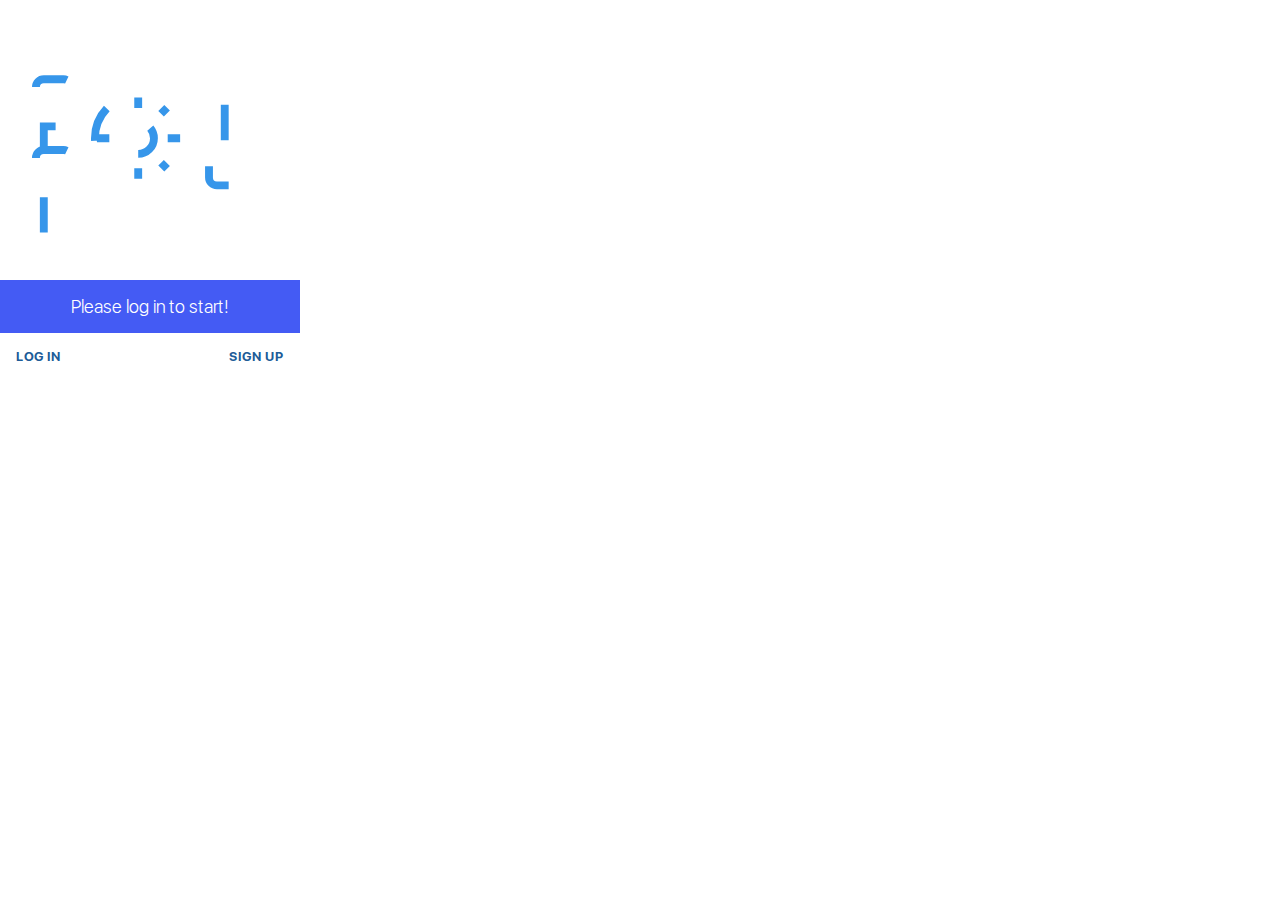
<file: miniclipper/index.html>
<!DOCTYPE html>
<html>
<head>
    <meta charset="utf-8">
    <title>Mini Clipper</title>
    <link href="app.css" rel="stylesheet" />
    <script src="../common/js/vendor.js" defer></script>
    <script src="js/app.js" defer></script>
</head>
<body>
  <div id="app-content"></div>

  <div style="height: 0; width: 0; position: absolute; visibility: hidden;top:0;left:0;oveflow:hidden;">
      <!-- inject:svg --><svg xmlns="http://www.w3.org/2000/svg" xmlns:xlink="http://www.w3.org/1999/xlink"><defs><circle id="a" cx="50" cy="50" r="50"/><path id="c" d="M63 11c0 4 4.7 5 7 5.7l23 6c3 1 5.6 3.4 7 6.5V39H0v-9.8c1.3-3 4-5.5 7-6.6l23-6c2.3-.5 7-1.7 7-5.7V0h26v11z"/></defs><symbol id="account-small" viewBox="0 0 18 18"><path d="M0 0h18v18H0z" fill="none"/><path d="M9 1C4.58 1 1 4.58 1 9s3.58 8 8 8 8-3.58 8-8-3.58-8-8-8zm0 2.75c1.24 0 2.25 1.01 2.25 2.25S10.24 8.25 9 8.25 6.75 7.24 6.75 6 7.76 3.75 9 3.75zM9 14.5c-1.86 0-3.49-.92-4.49-2.33C4.62 10.72 7.53 10 9 10c1.47 0 4.38.72 4.49 2.17-1 1.41-2.63 2.33-4.49 2.33z"/></symbol><symbol id="add-box-clean-mac" viewBox="0 0 22 22"><g fill-rule="evenodd"><path opacity=".1" d="M3 3h15v15H3z"/><path d="M17 2H4C3 2 2 3 2 4v13c0 1 1 2 2 2h13c1 0 2-1 2-2V4c0-1-1-2-2-2zM3 3h15v15H3V3zm8 7V6.5c0-.3-.2-.5-.5-.5s-.5.2-.5.5V10H6.5c-.3 0-.5.2-.5.5s.2.5.5.5H10v3.5c0 .3.2.5.5.5s.5-.2.5-.5V11h3.5c.3 0 .5-.2.5-.5s-.2-.5-.5-.5H11z"/></g></symbol><symbol id="add-box-mac" viewBox="0 0 22 22"><path d="M16.875 2H4.125C2.95 2 2 2.95 2 4.125v12.75C2 18.05 2.95 19 4.125 19h12.75C18.05 19 19 18.05 19 16.875V4.125C19 2.95 18.05 2 16.875 2zM11 10V6.5a.5.5 0 0 0-1 0V10H6.5a.5.5 0 0 0 0 1H10v3.5a.5.5 0 0 0 1 0V11h3.5a.5.5 0 0 0 0-1H11z" fill-rule="evenodd"/></symbol><symbol id="add-box" viewBox="0 0 24 24"><path d="M19 3H5a2 2 0 0 0-2 2v14a2 2 0 0 0 2 2h14c1.1 0 2-.9 2-2V5c0-1.1-.9-2-2-2zm-2 10h-4v4h-2v-4H7v-2h4V7h2v4h4v2z"/><path d="M0 0h24v24H0z" fill="none"/></symbol><symbol id="add-circle" viewBox="0 0 24 24"><path d="M13 7h-2v4H7v2h4v4h2v-4h4v-2h-4V7zm-1-5C6.48 2 2 6.48 2 12s4.48 10 10 10 10-4.48 10-10S17.52 2 12 2zm0 18c-4.41 0-8-3.59-8-8s3.59-8 8-8 8 3.59 8 8-3.59 8-8 8z"/></symbol><symbol id="add-mac" viewBox="0 0 23 23"><path d="M12 11V6h-1v5H6v1h5v5h1v-5h5v-1h-5z" fill-rule="evenodd"/></symbol><symbol id="add-small" viewBox="3 3 18 18"><path d="M19 13h-6v6h-2v-6H5v-2h6V5h2v6h6v2z"/><path d="M0 0h24v24H0z" fill="none"/></symbol><symbol id="add" viewBox="0 0 24 24"><path d="M19 13h-6v6h-2v-6H5v-2h6V5h2v6h6v2z"/></symbol><symbol id="android" viewBox="0 0 24 24"><path d="M15 9a1 1 0 0 1-1-1 1 1 0 0 1 1-1 1 1 0 0 1 1 1 1 1 0 0 1-1 1M9 9a1 1 0 0 1-1-1 1 1 0 0 1 1-1 1 1 0 0 1 1 1 1 1 0 0 1-1 1m7.12-4.63l2.1-2.1-.82-.83-2.31 2.31C14.16 3.28 13.11 3 12 3c-1.12 0-2.16.28-3.09.75L6.6 1.44l-.82.83 2.1 2.1C6.14 5.64 5 7.68 5 10v1h14v-1c0-2.32-1.14-4.36-2.88-5.63M5 16a7 7 0 0 0 7 7 7 7 0 0 0 7-7v-4H5v4z"/></symbol><symbol id="apple" viewBox="0 0 24 24"><path d="M18.71 19.5c-.83 1.24-1.71 2.45-3.05 2.47-1.34.03-1.77-.79-3.29-.79-1.53 0-2 .77-3.27.82-1.31.05-2.3-1.32-3.14-2.53C4.25 17 2.94 12.45 4.7 9.39c.87-1.52 2.43-2.48 4.12-2.51 1.28-.02 2.5.87 3.29.87.78 0 2.26-1.07 3.81-.91.65.03 2.47.26 3.64 1.98-.09.06-2.17 1.28-2.15 3.81.03 3.02 2.65 4.03 2.68 4.04-.03.07-.42 1.44-1.38 2.83M13 3.5c.73-.83 1.94-1.46 2.94-1.5.13 1.17-.34 2.35-1.04 3.19-.69.85-1.83 1.51-2.95 1.42-.15-1.15.41-2.35 1.05-3.11z"/></symbol><symbol id="arrow-bottom-small" viewBox="0 -18 18 18"><path d="M0 0v-18h18V0z" fill="none"/><path d="M8.25-15v9.13l-4.19-4.19L3-9l6 6 6-6-1.06-1.06-4.19 4.19V-15h-1.5z"/></symbol><symbol id="arrow-down-small" viewBox="0 0 18 18"><path d="M5 8l4 4 4-4z"/></symbol><symbol id="arrow-down" viewBox="0 0 24 24"><path d="M7.41 7.84L12 12.42l4.59-4.58L18 9.25l-6 6-6-6z"/></symbol><symbol id="arrow-left-small" viewBox="0 0 18 18"><path d="M0 0h18v18H0z" fill="none"/><path d="M15 8.25H5.87l4.19-4.19L9 3 3 9l6 6 1.06-1.06-4.19-4.19H15v-1.5z"/></symbol><symbol id="arrow-top-small" viewBox="-18 0 18 18"><path d="M0 0v18h-18V0z" fill="none"/><path d="M-8.25 15V5.87l4.19 4.19L-3 9l-6-6-6 6 1.06 1.06 4.19-4.19V15h1.5z"/></symbol><symbol id="arrow-up" viewBox="0 0 24 24"><path d="M7.41 15.41L12 10.83l4.59 4.58L18 14l-6-6-6 6z"/></symbol><symbol id="article" viewBox="-5 -4 24 24"><path d="M12 15h1V4h-1V3c1 0 2 1 2 2v9c0 1-1 2-2 2v-1zM0 2c0-1 1-2 2-2h8c1 0 2 1 2 2v14H2c-1 0-2-1-2-2V2zm1 0c0-1 0-1 1-1h8c1 0 1 0 1 1v13H2c-1 0-1 0-1-1V2zm2 1h3v3H3V3zm0 5h6v1H3V8zm0 2h6v1H3v-1zm0 2h6v1H3v-1z" class="fillColor" fill-rule="evenodd"/></symbol><symbol id="auto" viewBox="0 0 24 24"><g fill-rule="evenodd"><path d="M11.5 19.94c-4.66 0-8.44-3.78-8.44-8.44s3.78-8.44 8.44-8.44 8.44 3.78 8.44 8.44-3.78 8.44-8.44 8.44z" opacity=".1"/><path d="M11.5 21c5.25 0 9.5-4.25 9.5-9.5S16.75 2 11.5 2 2 6.25 2 11.5 6.25 21 11.5 21zm0-1.06c-4.66 0-8.44-3.78-8.44-8.44s3.78-8.44 8.44-8.44 8.44 3.78 8.44 8.44-3.78 8.44-8.44 8.44z"/><path d="M7.3 9H16V8H7v1h.3zm0 3H16v-1H7v1h.3zm0 3H16v-1H7v1h.3z"/></g></symbol><symbol id="back-mac" viewBox="0 0 22 22"><path fill-rule="evenodd" d="M13.162 5.13l-6 5.5.676.74 6-5.5-.676-.74zm-6 6.24l6 5.5.676-.74-6-5.5-.676.74z"/></symbol><symbol id="back" viewBox="0 0 24 24"><path d="M20 11H7.83l5.59-5.59L12 4l-8 8 8 8 1.41-1.41L7.83 13H20v-2z"/></symbol><symbol id="best-big" viewBox="0 0 48 48"><path d="M40 24a4 4 0 0 1 4-4v-8a4 4 0 0 0-4-4H8c-2.21 0-3.98 1.79-3.98 4l-.01 8C6.22 20.01 8 21.8 8 24c0 2.21-1.79 4-3.99 4L4 36a4 4 0 0 0 4 4h32a4 4 0 0 0 4-4v-8a4 4 0 0 1-4-4zm-8.84 9.6L24 29l-7.16 4.6L19 25.37l-6.58-5.38 8.49-.5L24 11.6l3.09 7.89 8.49.5L29 25.37l2.16 8.23z"/></symbol><symbol id="best" viewBox="0 0 24 24"><g fill-rule="evenodd"><path d="M3 10h18l-5 4H8l-5-4zm8-5h2l2 5H9l2-5zm-3 9h8l1.37 4.1c.35 1.05-.18 1.5-1.15 1L12 17l-4.22 2.1c-.98.5-1.5.05-1.15-1L8 14z" opacity=".1"/><path d="M19.75 9.27h-.12l-5.13-.12.46.32-1.77-4.62C13 4.35 12.5 4 12 4c-.6 0-1.08.36-1.2.9L9 9.46l.46-.32-5.2.12H4.2c-.66 0-1.2.54-1.2 1.24 0 .42.22.8.58 1.03l4.1 2.9-.2-.56-1.46 4.57c-.06.1-.1.3-.1.5 0 .67.56 1.2 1.24 1.2.3 0 .56-.08.77-.25l4.34-2.8h-.54l4.37 2.8c.2.1.45.2.74.2.68 0 1.25-.56 1.25-1.2 0-.2-.1-.4-.2-.6l-1.47-4.5-.2.57 4.14-2.9c.33-.2.55-.6.55-1 0-.3-.23-.5-.5-.5s-.5.2-.5.5c0 .06-.05.12-.1.17L15.7 13.6c-.18.16-.25.38-.2.6l1.5 4.57c.04.1.05.14.05.18 0 .12-.13.22-.27.22-.05 0-.1 0-.15-.05l-4.4-2.8c-.18-.1-.38-.1-.55 0L7.35 19.1c-.08.07-.14.08-.2.08-.14 0-.25-.1-.25-.22 0-.04.02-.07.04-.1l1.5-4.66c.07-.2 0-.43-.18-.56l-4.13-2.9c-.1-.07-.13-.13-.13-.2 0-.13.1-.23.25-.23l5.27-.1c.2 0 .38-.1.46-.3l1.77-4.6c.04-.13.13-.2.25-.2s.2.07.24.17l1.78 4.67c.08.2.26.3.46.3l5.18.1h.1c.13 0 .24.1.24.25 0 .26.22.5.5.5s.5-.24.5-.5c0-.7-.56-1.24-1.25-1.24z"/></g></symbol><symbol id="bookmark-outline-big" viewBox="0 0 48 48"><path d="M34 6H14c-2.21 0-3.98 1.79-3.98 4L10 42l14-6 14 6V10a4 4 0 0 0-4-4zm0 30l-10-4.35L14 36V10h20v26z"/></symbol><symbol id="browser-open" viewBox="0 0 24 24"><path d="M0 0h24v24H0z" fill="none"/><path d="M19 4H5a2 2 0 0 0-2 2v12a2 2 0 0 0 2 2h4v-2H5V8h14v10h-4v2h4c1.1 0 2-.9 2-2V6a2 2 0 0 0-2-2zm-7 6l-4 4h3v6h2v-6h3l-4-4z"/></symbol><symbol id="cancel" viewBox="0 0 24 24"><path d="M0 0h24v24H0z" fill="none"/><path d="M12 2C6.48 2 2 6.48 2 12s4.48 10 10 10 10-4.48 10-10S17.52 2 12 2zm0 18c-4.42 0-8-3.58-8-8 0-1.85.63-3.55 1.69-4.9L16.9 18.31A7.902 7.902 0 0 1 12 20zm6.31-3.1L7.1 5.69A7.902 7.902 0 0 1 12 4c4.42 0 8 3.58 8 8 0 1.85-.63 3.55-1.69 4.9z"/></symbol><symbol id="chevron-left" viewBox="0 0 24 24"><path d="M15.41 7.41L14 6l-6 6 6 6 1.41-1.41L10.83 12z"/></symbol><symbol id="chevron-right-small" viewBox="0 0 18 18"><path d="M7.5 4.5L6.44 5.56 9.88 9l-3.44 3.44L7.5 13.5 12 9z"/></symbol><symbol id="chevron-right" viewBox="0 0 24 24"><path d="M10 6L8.59 7.41 13.17 12l-4.58 4.59L10 18l6-6z"/></symbol><symbol id="clear-circle" viewBox="0 0 24 24"><path d="M12 2C6.47 2 2 6.47 2 12s4.47 10 10 10 10-4.47 10-10S17.53 2 12 2zm5 13.59L15.59 17 12 13.41 8.41 17 7 15.59 10.59 12 7 8.41 8.41 7 12 10.59 15.59 7 17 8.41 13.41 12 17 15.59z"/><path d="M0 0h24v24H0z" fill="none"/></symbol><symbol id="clear-mac" viewBox="0 0 22 22"><path fill-rule="evenodd" d="M11.96 11.25l6.4 6.4c.2.2.2.52 0 .7-.2.2-.5.2-.7 0l-6.4-6.4-6.4 6.4c-.2.2-.52.2-.7 0-.2-.18-.2-.5 0-.7l6.4-6.4-6.4-6.4c-.2-.2-.2-.5 0-.7.18-.2.5-.2.7 0l6.4 6.4 6.4-6.4c.2-.2.5-.2.7 0 .2.2.2.5 0 .7l-6.4 6.4z"/></symbol><symbol id="clear" viewBox="0 0 24 24"><path d="M19 6.41L17.59 5 12 10.59 6.41 5 5 6.41 10.59 12 5 17.59 6.41 19 12 13.41 17.59 19 19 17.59 13.41 12z"/></symbol><symbol id="close-small" viewBox="0 0 18 18"><path d="M0 0h18v18H0zm0 0h18v18H0z" fill="none"/><path d="M14.53 4.53l-1.06-1.06L9 7.94 4.53 3.47 3.47 4.53 7.94 9l-4.47 4.47 1.06 1.06L9 10.06l4.47 4.47 1.06-1.06L10.06 9z"/></symbol><symbol id="cloud" viewBox="0 0 24 24"><path d="M0 0h24v24H0z" fill="none"/><path d="M19.35 10.04A7.49 7.49 0 0 0 12 4C9.11 4 6.6 5.64 5.35 8.04A5.994 5.994 0 0 0 0 14c0 3.31 2.69 6 6 6h13c2.76 0 5-2.24 5-5 0-2.64-2.05-4.78-4.65-4.96z"/></symbol><symbol id="copy" viewBox="0 0 24 24"><path d="M16 1H4c-1.1 0-2 .9-2 2v14h2V3h12V1zm3 4H8c-1.1 0-2 .9-2 2v14c0 1.1.9 2 2 2h11c1.1 0 2-.9 2-2V7c0-1.1-.9-2-2-2zm0 16H8V7h11v14z"/></symbol><symbol id="default-avatar" viewBox="0 0 104 104"><g fill="none" fill-rule="evenodd" transform="translate(2 2)"><circle cx="50" cy="50" r="50" fill="#fff" stroke="#000" stroke-opacity=".1" stroke-width="2"/><mask id="b" fill="#fff"><use xlink:href="#a"/></mask><g mask="url(#b)"><path fill="#E6C19C" d="M63 72c0 4 4.7 5 7 5.7l23 6c3 1 5.6 3.4 7 6.5v9.8H0v-9.8c1.3-3 4-5.5 7-6.6l23-6c2.3-.5 7-1.7 7-5.7V61h26v11z"/><g transform="translate(0 61)"><mask id="d" fill="#fff"><use xlink:href="#c"/></mask><path fill="#D4B08C" d="M50.2-50h.2c3.3 0 8.2.2 11.4 2 3.3 2 7.3 5.6 8.5 12 2.4 14-2 35.6-6.3 42.6-4 6.7-9.8 9.2-13.5 9.4H50c-3.8-.3-9.6-2.8-13.6-9.5-4.2-7-8.7-28.7-6.3-42.4 1.8-6 5.8-10 9-12 3-1.3 8-2 11.5-2h.3z" mask="url(#d)"/></g></g><path fill="#F2CEA5" d="M49.6 16c19 0 20.7 13.8 20.8 15 1 12-3 28.2-6.8 33.8-4 6-9.8 8-13.5 8.3-4 0-9.5-2-13.5-8-3.8-6-8-22-6.8-34 0-1 1.3-15 20.4-15z"/></g></symbol><symbol id="default-folder" viewBox="0 0 24 24"><g fill-rule="evenodd"><path d="M3 9h18v11H3z" opacity=".1"/><path d="M2 8.5v11c0 .82.67 1.5 1.5 1.5h17c.83 0 1.5-.68 1.5-1.5v-13c0-.83-.67-1.5-1.5-1.5h-11l.35.15-2-2L7.7 3H3.5C2.67 3 2 3.67 2 4.5v4zM3 9h18v11H3V9zm.5-5h4l-.35-.15 2 2L9.3 6h11.2c.28 0 .5.22.5.5V8H3V4.5c0-.28.22-.5.5-.5z"/></g></symbol><symbol id="developers" viewBox="-1 -1 24 24"><path d="M0 2c0-1 1-2 2-2h18c1 0 2 1 2 2v18c0 1-1 2-2 2H2c-1 0-2-1-2-2V2zm2 0h18v18H2V2zm11.4 13.6L18 11l-4.6-4.6L12 7.8l3.2 3.2-3.2 3.2 1.4 1.4zM10 14.2L6.8 11 10 7.8 8.6 6.4 4 11l4.6 4.6 1.4-1.4z" fill-rule="evenodd"/></symbol><symbol id="done-circle-mac" viewBox="0 0 22 22"><path fill-rule="evenodd" d="M10.5 19c4.7 0 8.5-3.8 8.5-8.5S15.2 2 10.5 2 2 5.8 2 10.5 5.8 19 10.5 19zm4.93-13s-4.97 8.66-5.06 8.74a.7.7 0 0 1-1-.03l-3.22-2.94a.71.71 0 0 1 .03-1 .71.71 0 0 1 1 .03l2.52 2.3 4.5-7.82c.2-.33.64-.45.98-.25.33.2.45.63.25.96z"/></symbol><symbol id="done-circle" viewBox="-1 -1 24 24"><path d="M10.062 14.332c.05-.036.098-.078.145-.125l5.528-5.528c.943-.943-.472-2.358-1.414-1.415L9 12.585l-1.793-1.792c-.943-.943-2.357.47-1.414 1.414l2.58 2.58c.642.642 1.5.194 1.69-.455zM11 22c6.075 0 11-4.925 11-11S17.075 0 11 0 0 4.925 0 11s4.925 11 11 11zm0-2a9 9 0 1 0 0-18 9 9 0 0 0 0 18z" fill-rule="evenodd"/></symbol><symbol id="done" viewBox="0 0 24 24"><path d="M9 16.17L4.83 12l-1.42 1.41L9 19 21 7l-1.41-1.41z"/></symbol><symbol id="down" viewBox="0 0 24 24"><path d="M7 10l5 5 5-5z"/><path d="M0 0h24v24H0z" fill="none"/></symbol><symbol id="dropbox" viewBox="-1 -2 24 24"><path d="M6.418.275L.535 4.197l4.068 3.328 5.932-3.742L6.418.275zM.535 10.852l5.883 3.924 4.117-3.51-5.932-3.74L.535 10.85zm20-6.655L14.652.275l-4.117 3.508 5.932 3.742 4.068-3.328zm-10 7.07l4.117 3.51 5.883-3.925-4.068-3.327-5.932 3.742zm.012.754l-4.13 3.5-1.766-1.178v1.322l5.897 3.61 5.896-3.61v-1.322l-1.767 1.18-4.13-3.5z"/></symbol><symbol id="edit-mac" viewBox="0 0 22 22"><path d="M15.037 2.784c.577-.578 1.155 0 1.155 0L19.07 5.66s.577.58 0 1.156L6.97 18.914l-4.895.865.863-4.9 12.1-12.096zm-1.726 2.88l2.882 2.88-9.22 9.22-2.88-2.88 9.22-9.22zm-9.67 9.92l-.563 3.192 3.19-.565-2.626-2.626zM15.615 3.36l2.88 2.882L16.77 7.97l-2.88-2.882 1.726-1.727z" fill-rule="evenodd"/></symbol><symbol id="edit" viewBox="0 0 24 24"><path d="M3 17.25V21h3.75L17.81 9.94l-3.75-3.75L3 17.25zM20.71 7.04a.996.996 0 0 0 0-1.41l-2.34-2.34a.996.996 0 0 0-1.41 0l-1.83 1.83 3.75 3.75 1.83-1.83z"/><path d="M0 0h24v24H0z" fill="none"/></symbol><symbol id="exit-mac" viewBox="0 0 22 22"><path d="M14.438 10.05H6.492c-.31 0-.562.223-.562.5 0 .276.252.5.562.5h7.946c.31 0 .562-.224.562-.5 0-.277-.252-.5-.562-.5zm-7.584.853l3.55-3.55a.5.5 0 0 0-.708-.707l-3.55 3.55a.5.5 0 0 0 .708.707zm-.708 0l3.55 3.55a.5.5 0 0 0 .707-.708l-3.55-3.55a.5.5 0 0 0-.707.708zM18 4.506v11.988c0 .832-.674 1.506-1.506 1.506H4.506A1.505 1.505 0 0 1 3 16.494V4.506C3 3.674 3.674 3 4.506 3h11.988C17.326 3 18 3.674 18 4.506zM4.506 2A2.505 2.505 0 0 0 2 4.506v11.988A2.505 2.505 0 0 0 4.506 19h11.988A2.505 2.505 0 0 0 19 16.494V4.506A2.505 2.505 0 0 0 16.494 2H4.506z" fill-rule="evenodd"/></symbol><symbol id="exit" viewBox="0 0 24 24"><path d="M10.09 15.59L11.5 17l5-5-5-5-1.41 1.41L12.67 11H3v2h9.67l-2.58 2.59zM19 3H5a2 2 0 0 0-2 2v4h2V5h14v14H5v-4H3v4a2 2 0 0 0 2 2h14c1.1 0 2-.9 2-2V5c0-1.1-.9-2-2-2z"/></symbol><symbol id="export-mac" viewBox="0 0 22 22"><g fill-rule="evenodd"><path d="M6 16s-3.02-.3-3-3c0-1.52 1.34-2.9 3-3 0-2.07 1.56-5 3.5-5 3.27 0 4.86 2.05 5.27 3.5 2.48-.1 4.15 1.86 4.23 3.5.07 1.4-1.16 3.24-2.5 4H6z" opacity=".1"/><path d="M6 16s-3.02-.3-3-3c0-1.52 1.34-2.9 3-3 0-2.07 1.56-5 3.5-5 3.27 0 4.86 2.05 5.27 3.5 2.48-.1 4.15 1.86 4.23 3.5.07 1.4-1.16 3.24-2.5 4H6zM9.5 4C6.76 4 5.18 6.84 5.02 9.17 3.27 9.67 2 11.2 2 13c0 2.13 1.77 3.86 4 4h10.5c1.72-.74 3.5-2.83 3.5-4.75 0-2.53-1.98-4.6-4.47-4.73C14.8 6.02 13.2 4 9.5 4zm1.38 10.85c-.1.1-.24.15-.38.14-.14 0-.28-.06-.38-.17L7.15 11.9c-.2-.2-.2-.52 0-.7.2-.2.5-.2.7 0L10 13.3V8.5c0-.28.2-.5.5-.5.27 0 .5.22.5.5v4.82l2.14-2.13c.2-.2.5-.2.7 0 .2.16.2.5 0 .7l-2.96 2.93z"/></g></symbol><symbol id="export" viewBox="0 0 24 24"><path d="M20.54 5.23l-1.39-1.68A1.45 1.45 0 0 0 18 3H6c-.47 0-.88.21-1.16.55L3.46 5.23C3.17 5.57 3 6.02 3 6.5V19c0 1.1.9 2 2 2h14c1.1 0 2-.9 2-2V6.5c0-.48-.17-.93-.46-1.27zM12 17.5L6.5 12H10v-2h4v2h3.5L12 17.5zM5.12 5l.81-1h12l.94 1H5.12z"/></symbol><symbol id="external-small" viewBox="-1 -1 18 18"><path d="M11.586 3l-1.293-1.293C9.663 1.077 10.11 0 11 0h4a1 1 0 0 1 1 1v4c0 .89-1.077 1.337-1.707.707L13 4.414 8.207 9.207a1 1 0 0 1-1.414-1.414L11.586 3zM14 9.024V15l1-1H1l1 1V1L1 2h6a1 1 0 0 0 0-2H1a1 1 0 0 0-1 1v14a1 1 0 0 0 1 1h14a1 1 0 0 0 1-1V9.024a1 1 0 0 0-2 0z" fill-rule="evenodd"/></symbol><symbol id="eye" viewBox="0 0 24 24"><path d="M0 0h24v24H0z" fill="none"/><path d="M12 4.5C7 4.5 2.73 7.61 1 12c1.73 4.39 6 7.5 11 7.5s9.27-3.11 11-7.5c-1.73-4.39-6-7.5-11-7.5zM12 17c-2.76 0-5-2.24-5-5s2.24-5 5-5 5 2.24 5 5-2.24 5-5 5zm0-8c-1.66 0-3 1.34-3 3s1.34 3 3 3 3-1.34 3-3-1.34-3-3-3z"/></symbol><symbol id="facebook" viewBox="-2 -2 24 24"><path d="M20 18.75c0 .69-.56 1.25-1.25 1.25H1.25C.56 20 0 19.44 0 18.75V1.25C0 .56.56 0 1.25 0h17.5C19.44 0 20 .56 20 1.25v17.5zM13.75 20v-7.5h2.5l.625-3.125H13.75v-1.25c0-1.25.626-1.875 1.875-1.875h1.25V3.125h-2.5c-2.297 0-3.75 1.8-3.75 4.375v1.875h-2.5V12.5h2.5V20h3.125z"/></symbol><symbol id="fail-big" viewBox="0 0 48 48"><path d="M0 0h48v48H0z" fill="none"/><path d="M38.71 20.07C37.35 13.19 31.28 8 24 8c-2.95 0-5.7.87-8.02 2.34l2.92 2.92A11.09 11.09 0 0 1 24 12c6.08 0 11 4.92 11 11v1h3c3.31 0 6 2.69 6 6 0 2.27-1.27 4.22-3.13 5.24l2.9 2.9C46.32 36.33 48 33.37 48 30c0-5.28-4.11-9.56-9.29-9.93zM6 10.55l5.5 5.48C5.12 16.3 0 21.55 0 28c0 6.63 5.37 12 12 12h23.45l4 4L42 41.46 8.55 8 6 10.55zM15.45 20l16 16H12c-4.42 0-8-3.58-8-8s3.58-8 8-8h3.45z"/></symbol><symbol id="file-upload" viewBox="0 0 24 24"><path d="M9 16h6v-6h4l-7-7-7 7h4zm-4 2h14v2H5z"/></symbol><symbol id="firefox" viewBox="0 0 24 24"><path d="M21 11.7c0-.4-.1-1-.2-1.4-.3-1.7-1.2-3.2-2.3-4.4-.2-.3-.6-.6-1-.9-1.1-.9-2.4-1.5-3.9-1.8-3-.5-6 .5-8 2.6v-.1c-.1-.2-.1-.2-.2-.2-.1-.2-.1-.3-.2-.4 0-.2-.1-.4-.1-.6-.3.1-.3.4-.4.6-.2.2-.4.5-.4.8-.1.2-.3 1.1-.1 1.2h.1v.3c-.2.2-.3.3-.3.4-.3.6-.6 1.1-.7 1.7V9.8c-.2.2-.2.5-.3.7.1 0 .1-.1.2-.1-.5 2.6.2 5.3 1.8 7.3 2.4 2.9 6.5 4.1 10.1 2.8 3.5-1.3 5.9-4.7 5.9-8.5v-.3m-7.5-7.6c1.5.3 2.9 1 4 2 .1.1.2.3.2.3-.3-.3-1-.8-1.4-.6.1.3 1.3 1.8 1.4 1.9 0 0 .3 1.3.4 1.4 0 .2-.7 2.8-.7 3.2 0 .1-.9 1.9-.8 1.9-.3.7-.6.7-.7.8-.1 0-.7.2-1.4.4-.6.1-1.3.3-1.8.2-.3 0-.7 0-1-.2-.1-.1-.9-.5-1.1-.6-.3-.1-.5-.3-.7-.5H11c.6-.1 3.2-1 3.1-1.4 0-.3-.5-.5-.7-.7-.3-.1-1.5.1-2 .3 0 0-1.9-.5-2.4-.9 0-.1-.1-.7-.1-.8-.1-.1.3-.4.3-.4s1-1 1-1.1c.2 0 .4-.2.5-.3-.1 0 .1-.1.4-.3.3-.2.5-.2.5-.5 0 0 .5-.9-.1-.8 0 0-.9-.1-1.2-.1-.3.2-.4.1-.7 0 0 0-.2-.2-.2-.3.1-.2.8-1.7 1.1-1.8-.2-.4-1.2-.1-1.4.2 0 0-.8.6-1.2.7 0-.1-.5-.2-1-.2 1.8-1.5 4.2-2.2 6.6-1.8z"/></symbol><symbol id="folder-add-mac" viewBox="0 0 22 22"><path fill-rule="evenodd" d="M17 11.5v.5h1V7h-1v4.5zM4 8.065h9.993V9H4.507c-.28.058-.507.28-.507.55v5.964c0 .267.23.493.507.486h11.986a.488.488 0 0 0 .507-.483V13h1v2.517c0 .82-.676 1.483-1.507 1.483H4.507A1.5 1.5 0 0 1 3 15.514V5h1v3.065zM15.5 10H20V9h-5v1h.5zM8 6h8v1H8V6zM4 5h4v1H4V5z"/></symbol><symbol id="folder-add" viewBox="-2 -4 24 24"><path d="M18 2h-8L8 0H2C.9 0 .01.9.01 2L0 14c0 1.1.9 2 2 2h16c1.1 0 2-.9 2-2V4c0-1.1-.9-2-2-2zm-6 6H9.997C9.453 8 9 8.448 9 9c0 .556.446 1 .997 1H12v2.003c0 .544.448.997 1 .997.556 0 1-.446 1-.997V10h2.003c.544 0 .997-.448.997-1 0-.556-.446-1-.997-1H14V5.997C14 5.453 13.552 5 13 5c-.556 0-1 .446-1 .997V8zm7 7H1V3h18v12z" fill-rule="evenodd"/></symbol><symbol id="folder" viewBox="-2 -4 24 24"><path d="M8 0H2C.9 0 .01.9.01 2L0 14c0 1.1.9 2 2 2h16c1.1 0 2-.9 2-2V4c0-1.1-.9-2-2-2h-8L8 0zm2 11l4-4H6l4 4z" fill-rule="evenodd"/></symbol><symbol id="font-mac" viewBox="0 0 22 22"><g fill-rule="evenodd"><path d="M14.46 18.67L9.6 6.8c-.18-.4-.76-.4-.93 0L3.54 18.66l.92.4L9.58 7.2h-.92l4.88 11.85.92-.38z"/><path d="M6 15.5h6.15v-1H6v1zm-3.74 4h4.07v-1H2.26v1zm8.74 0h5v-1h-5v1zm2.1-14.63c0-.58.17-1.12.57-1.5.35-.33.86-.47 1.64-.47.7 0 1.2.22 1.5.74.18.2.2.6.2 1.2v5.23c0 .58.3 1.04.8 1.25.8.3 1.4-.07 2.3-1.15l-.75-.65c-.65.77-.92.95-1.14.86-.1-.04-.16-.13-.17-.37v-.3l.03-.3V4.85c0-.75-.1-1.3-.4-1.7-.5-.82-1.26-1.2-2.3-1.2-1 0-1.72.2-2.3.74-.63.6-.9 1.4-.9 2.23h1z"/><path d="M17.25 4.85c-2.8 1.16-4 1.73-4.52 2.3-.8.9-1 2.05-.5 3.1.76 1.53 2.65 1.6 4.78-.18.6-.44.8-.66.9-.94.1-.23.18-.38.18-.8V8.3h-1v.03c0 .27 0 .33-.02.38-.04.1-.2.3-.6.6-1.7 1.4-2.8 1.4-3.22.5-.3-.6-.2-1.3.34-1.9.4-.4 1.58-1 4.18-2.05l-.4-.92z"/></g></symbol><symbol id="font" viewBox="-1 -5 24 24"><path fill-rule="evenodd" d="M18.45 13h2.09L15.43 0h-1.86L8.46 13h2.09l1.12-3h5.64l1.14 3zm-6.02-5l2.07-5.52L16.57 8h-4.14zm-5.822 5h1.286L4.75 5H3.604L.46 13h1.286l.69-1.846h3.47L6.608 13zM2.903 9.923l1.274-3.397L5.45 9.923H2.904z"/></symbol><symbol id="forward" viewBox="0 0 24 24"><path d="M12 4l-1.41 1.41L16.17 11H4v2h12.17l-5.58 5.59L12 20l8-8z"/></symbol><symbol id="google-chrome" viewBox="0 0 24 24"><path d="M12 20l3.46-6h-.01c.34-.6.55-1.27.55-2 0-1.2-.54-2.27-1.38-3h4.79c.38.93.59 1.94.59 3a8 8 0 0 1-8 8m-8-8c0-1.46.39-2.82 1.07-4l3.47 6h.01c.69 1.19 1.95 2 3.45 2 .45 0 .88-.09 1.29-.23l-2.4 4.14C7 19.37 4 16.04 4 12m11 0a3 3 0 0 1-3 3 3 3 0 0 1-3-3 3 3 0 0 1 3-3 3 3 0 0 1 3 3m-3-8a7.98 7.98 0 0 1 6.92 4H12c-1.94 0-3.55 1.38-3.92 3.21L5.7 7.08A7.98 7.98 0 0 1 12 4m0-2A10 10 0 0 0 2 12a10 10 0 0 0 10 10 10 10 0 0 0 10-10A10 10 0 0 0 12 2z"/></symbol><symbol id="google-plus" viewBox="-2 -2 24 24"><title>Shape</title><path d="M.913 5.803c0 1.972 1.036 4.89 3.56 4.89.732 0 1.484-.187 1.967-.737.55-.63.766-1.46.766-1.885 0-2.12-1.23-5.418-3.663-5.418-.764 0-1.584.382-2.055.972-.498.618-.575 1.412-.575 2.18zm2.08 6.065c-1.33 0-2.19-.285-2.993-.953V3.3c1.672-1.385 3.51-1.616 5.048-1.644h6.2L9.603 2.984H7.804c.72.625 1.795 1.74 1.795 3.73 0 2.18-1.15 3.212-2.382 4.182-.382.382-.82.796-.82 1.444 0 .647.438 1 .76 1.266l1.058.823c1.29 1.09 2.977 2.09 2.976 4.123 0 .545-.09.89-.26 1.446H9.175c.006-.083.005-.138.005-.297 0-1.504-1.433-2.297-3.665-3.888-.233-.03-.38-.03-.672-.03-.265 0-1.85.06-3.082.472-.423.154-1.154.253-1.76 1.076V15.79c1.675-.72 3.398-.754 4.52-.83-.412-.53-.88-1.09-.88-2.002 0-.5.146-.795.293-1.15-.324.03-.645.06-.94.06zM0 0h20v5.357h-3.734v-3.72H14.67v3.72h-3.72V6.92h3.72v3.753h1.596V6.92H20V20H0V0z" fill="#d14836" fill-rule="evenodd"/></symbol><symbol id="google" viewBox="-5 0 24 24"><path d="M14.308.94H8.53c-.766 0-1.588.088-2.465.267-.885.208-1.738.648-2.56 1.325C2.308 3.687 1.71 4.974 1.71 6.392c0 1.175.423 2.204 1.268 3.088.807.95 1.98 1.433 3.518 1.452.29 0 .6-.02.928-.057-.054.153-.114.316-.177.497-.072.17-.108.383-.108.638 0 .423.093.788.284 1.09.162.312.348.605.557.88-.674.017-1.52.102-2.54.25a9.024 9.024 0 0 0-2.95 1.07c-.833.498-1.41 1.075-1.726 1.73-.33.657-.492 1.254-.492 1.788 0 1.098.504 2.04 1.51 2.828 1 .843 2.51 1.275 4.534 1.293 2.418-.038 4.27-.615 5.55-1.734 1.236-1.082 1.855-2.322 1.855-3.722-.018-.986-.243-1.784-.676-2.396a9.876 9.876 0 0 0-1.6-1.648l-.982-.803a5.77 5.77 0 0 1-.437-.494c-.177-.197-.265-.445-.265-.748 0-.31.086-.582.258-.817a3.94 3.94 0 0 1 .478-.606c.3-.263.584-.522.85-.775.243-.254.47-.53.685-.83.44-.622.67-1.45.686-2.482 0-.564-.063-1.058-.19-1.48a5.57 5.57 0 0 0-1.17-1.93 3.857 3.857 0 0 0-.613-.494h1.78L14.31.94zm-3.166 15.757c.477.545.716 1.183.716 1.916 0 .904-.35 1.64-1.05 2.215-.716.582-1.756.883-3.117.902-1.518-.02-2.713-.357-3.588-1.015-.92-.658-1.378-1.495-1.378-2.51 0-.516.104-.958.317-1.324.183-.348.41-.64.676-.874.277-.225.548-.4.814-.52.267-.114.474-.2.62-.255a12.42 12.42 0 0 1 1.837-.408c.607-.056.984-.074 1.13-.056.25 0 .465.008.65.028 1.077.752 1.868 1.386 2.375 1.903zm-.94-8.503c-.07.386-.226.763-.47 1.13-.507.518-1.14.792-1.902.82a2.524 2.524 0 0 1-1.605-.552 4.453 4.453 0 0 1-1.147-1.34C4.466 7.12 4.16 6.033 4.16 4.99c-.018-.79.19-1.507.63-2.147.518-.612 1.17-.928 1.952-.947.592.02 1.115.194 1.57.522.447.348.807.8 1.08 1.356.583 1.157.874 2.307.874 3.445 0 .264-.02.588-.063.974z" fill-rule="evenodd"/></symbol><symbol id="grid-mac" viewBox="0 0 22 22"><g fill-rule="evenodd"><path d="M3 3h6v6H3V3zm10 10h6v6h-6v-6z" opacity=".1"/><path d="M12 3c0-.6.5-1 1-1h6c.6 0 1 .5 1 1v6c0 .6-.5 1-1 1h-6c-.6 0-1-.5-1-1V3zm1 0h6v6h-6V3zM2 3c0-.6.5-1 1-1h6c.6 0 1 .5 1 1v6c0 .6-.5 1-1 1H3c-.6 0-1-.5-1-1V3zm1 0h6v6H3V3zM2 13c0-.6.5-1 1-1h6c.6 0 1 .5 1 1v6c0 .6-.5 1-1 1H3c-.6 0-1-.5-1-1v-6zm1 0h6v6H3v-6zm9 0c0-.6.5-1 1-1h6c.6 0 1 .5 1 1v6c0 .6-.5 1-1 1h-6c-.6 0-1-.5-1-1v-6zm1 0h6v6h-6v-6z"/></g></symbol><symbol id="grid" viewBox="-4 -4 24 24"><path d="M0 1.01C0 .45.443 0 1.01 0h1.98C3.55 0 4 .443 4 1.01v1.98C4 3.55 3.557 4 2.99 4H1.01C.45 4 0 3.557 0 2.99V1.01zm6 0C6 .45 6.443 0 7.01 0h1.98C9.55 0 10 .443 10 1.01v1.98C10 3.55 9.557 4 8.99 4H7.01C6.45 4 6 3.557 6 2.99V1.01zm6 0C12 .45 12.443 0 13.01 0h1.98C15.55 0 16 .443 16 1.01v1.98C16 3.55 15.557 4 14.99 4h-1.98C12.45 4 12 3.557 12 2.99V1.01zm-12 6C0 6.45.443 6 1.01 6h1.98C3.55 6 4 6.443 4 7.01v1.98C4 9.55 3.557 10 2.99 10H1.01C.45 10 0 9.557 0 8.99V7.01zm6 0C6 6.45 6.443 6 7.01 6h1.98C9.55 6 10 6.443 10 7.01v1.98C10 9.55 9.557 10 8.99 10H7.01C6.45 10 6 9.557 6 8.99V7.01zm6 0C12 6.45 12.443 6 13.01 6h1.98C15.55 6 16 6.443 16 7.01v1.98c0 .558-.443 1.01-1.01 1.01h-1.98C12.45 10 12 9.557 12 8.99V7.01zm-12 6C0 12.45.443 12 1.01 12h1.98C3.55 12 4 12.443 4 13.01v1.98C4 15.55 3.557 16 2.99 16H1.01C.45 16 0 15.557 0 14.99v-1.98zm6 0C6 12.45 6.443 12 7.01 12h1.98c.558 0 1.01.443 1.01 1.01v1.98C10 15.55 9.557 16 8.99 16H7.01C6.45 16 6 15.557 6 14.99v-1.98zm6 0c0-.558.443-1.01 1.01-1.01h1.98c.558 0 1.01.443 1.01 1.01v1.98c0 .558-.443 1.01-1.01 1.01h-1.98c-.558 0-1.01-.443-1.01-1.01v-1.98z"/></symbol><symbol id="group-add-small" viewBox="0 0 18 18"><path d="M9 8a2 2 0 1 0 0-4 2 2 0 0 0 0 4zm4 0a2 2 0 0 0 0-4c-.36 0-.69.1-.98.27.3.51.48 1.1.48 1.73s-.18 1.22-.48 1.73c.29.17.63.27.98.27zM9 9.2c-1.67 0-5 .83-5 2.5V13h10v-1.3c0-1.67-3.33-2.5-5-2.5zM5 7H3V5H2v2H0v1h2v2h1V8h2V7zm9.23 2.31c.75.6 1.27 1.38 1.27 2.39V13H18v-1.3c0-1.31-2.07-2.11-3.77-2.39z"/></symbol><symbol id="group-big" viewBox="0 0 48 48"><path d="M32 22c3.31 0 5.98-2.69 5.98-6s-2.67-6-5.98-6c-3.31 0-6 2.69-6 6s2.69 6 6 6zm-16 0c3.31 0 5.98-2.69 5.98-6s-2.67-6-5.98-6c-3.31 0-6 2.69-6 6s2.69 6 6 6zm0 4c-4.67 0-14 2.34-14 7v5h28v-5c0-4.66-9.33-7-14-7zm16 0c-.58 0-1.23.04-1.93.11C32.39 27.78 34 30.03 34 33v5h12v-5c0-4.66-9.33-7-14-7z"/></symbol><symbol id="group-mac" viewBox="0 0 22 22"><path d="M3 6h16v1H3V6zm0 3h16v1H3V9zm0 3h16v1H3v-1zm0 3h16v1H3v-1z" fill-rule="evenodd"/></symbol><symbol id="group-small" viewBox="0 0 18 18"><path d="M0 0h18v18H0z" fill="none"/><path d="M6 8a2 2 0 1 0 0-4 2 2 0 0 0 0 4zm6 0a2 2 0 1 0 0-4 2 2 0 0 0 0 4zM6 9.2c-1.67 0-5 .83-5 2.5V13h10v-1.3c0-1.67-3.33-2.5-5-2.5zm6 0c-.25 0-.54.02-.84.06.79.6 1.34 1.4 1.34 2.44V13H17v-1.3c0-1.67-3.33-2.5-5-2.5z"/></symbol><symbol id="help-mac" viewBox="0 0 22 22"><path d="M4.506 3h11.988C17.326 3 18 3.674 18 4.506v11.988c0 .832-.674 1.506-1.506 1.506H4.506A1.505 1.505 0 0 1 3 16.494V4.506C3 3.674 3.674 3 4.506 3zM2 16.494A2.505 2.505 0 0 0 4.506 19h11.988A2.505 2.505 0 0 0 19 16.494V4.506A2.505 2.505 0 0 0 16.494 2H4.506A2.505 2.505 0 0 0 2 4.506v11.988zM9.813 13.7h1.204v1.26H9.813V13.7zm-1.3-6.948c.49-.53 1.167-.795 2.026-.795.794 0 1.43.226 1.908.68.478.454.717 1.034.717 1.74 0 .427-.088.774-.263 1.04-.176.267-.53.658-1.062 1.174-.387.376-.64.694-.753.954-.115.26-.173.644-.173 1.153H9.837c0-.577.07-1.042.206-1.395.137-.353.437-.757.9-1.213l.485-.48c.146-.136.263-.28.35-.43.163-.26.243-.533.243-.815a1.58 1.58 0 0 0-.353-1.03c-.236-.29-.626-.435-1.17-.435-.674 0-1.14.25-1.398.75-.146.28-.23.68-.25 1.205H7.775c0-.872.246-1.572.738-2.103 0 0-.492.53 0 0z" fill-rule="evenodd"/></symbol><symbol id="help" viewBox="0 0 24 24"><path d="M12 2C6.48 2 2 6.48 2 12s4.48 10 10 10 10-4.48 10-10S17.52 2 12 2zm1 17h-2v-2h2v2zm2.07-7.75l-.9.92C13.45 12.9 13 13.5 13 15h-2v-.5c0-1.1.45-2.1 1.17-2.83l1.24-1.26c.37-.36.59-.86.59-1.41 0-1.1-.9-2-2-2s-2 .9-2 2H8c0-2.21 1.79-4 4-4s4 1.79 4 4c0 .88-.36 1.68-.93 2.25z"/></symbol><symbol id="home" viewBox="0 0 24 24"><g fill-rule="evenodd" transform="translate(4 4)"><rect width="4" height="4" rx="8"/><rect width="4" height="4" x="6" rx="8"/><rect width="4" height="4" x="12" rx="8"/><rect width="4" height="4" y="6" rx="8"/><rect width="4" height="4" x="6" y="6" rx="8"/><rect width="4" height="4" x="12" y="6" rx="8"/><rect width="4" height="4" y="12" rx="8"/><rect width="4" height="4" x="6" y="12" rx="8"/><rect width="4" height="4" x="12" y="12" rx="8"/></g></symbol><symbol id="ifullscreen" viewBox="0 0 24 24"><path d="M7 14H5v5h5v-2H7v-3zm-2-4h2V7h3V5H5v5zm12 7h-3v2h5v-5h-2v3zM14 5v2h3v3h2V5h-5z"/></symbol><symbol id="image" viewBox="-4 -5 24 24"><path d="M15 9V2c0-1 0-1-1-1H2C1 1 1 1 1 2v7l4-4 5 4 2-2 3 2zm0 1v2c0 1 0 1-1 1H2c-1 0-1 0-1-1v-2l4-4 5 4 2-2 3 2zM0 2c0-1 1-2 2-2h12c1 0 2 1 2 2v10c0 1-1 2-2 2H2c-1 0-2-1-2-2V2zm11 4c1 0 1 0 1-1s0-1-1-1-1 0-1 1 0 1 1 1z" fill-rule="evenodd"/></symbol><symbol id="import-mac" viewBox="0 0 22 22"><g fill-rule="evenodd"><path d="M6 16s-3.02-.3-3-3c0-1.52 1.34-2.9 3-3 0-2.07 1.56-5 3.5-5 3.27 0 4.86 2.05 5.27 3.5 2.48-.1 4.15 1.86 4.23 3.5.07 1.4-1.16 3.24-2.5 4H6z" opacity=".1"/><path d="M6 16s-3.02-.3-3-3c0-1.52 1.34-2.9 3-3 0-2.07 1.56-5 3.5-5 3.27 0 4.86 2.05 5.27 3.5 2.48-.1 4.15 1.86 4.23 3.5.07 1.4-1.16 3.24-2.5 4H6zM9.5 4C6.76 4 5.18 6.84 5.02 9.17 3.27 9.67 2 11.2 2 13c0 2.13 1.77 3.86 4 4h10.5c1.72-.74 3.5-2.83 3.5-4.75 0-2.53-1.98-4.6-4.47-4.73C14.8 6.02 13.2 4 9.5 4zm1.38 4.14A.49.49 0 0 0 10.5 8c-.14 0-.28.03-.38.14L7.15 11.1c-.2.2-.2.5 0 .7.2.2.5.2.7 0L10 9.68v4.8c0 .3.2.5.5.5.27 0 .5-.2.5-.5V9.7l2.14 2.12c.2.2.5.2.7 0 .2-.2.2-.5 0-.7l-2.94-3z"/></g></symbol><symbol id="import" viewBox="0 0 24 24"><path d="M19.35 10.04A7.49 7.49 0 0 0 12 4C9.11 4 6.6 5.64 5.35 8.04A5.994 5.994 0 0 0 0 14c0 3.31 2.69 6 6 6h13c2.76 0 5-2.24 5-5 0-2.64-2.05-4.78-4.65-4.96zM14 13v4h-4v-4H7l5-5 5 5h-3z"/></symbol><symbol id="inbox" viewBox="0 0 24 24"><g fill-rule="evenodd"><path d="M10 12H4v4c0 1.1.9 2 2 2h12c1.1 0 2-.9 2-2v-4h-5c0 .55-.44 1-1 1h-3c-.56 0-1-.44-1-1z" opacity=".1"/><path d="M14 11h7v5.5a2.5 2.5 0 0 1-2.5 2.5h-13C4.1 19 3 17.9 3 16.5V11h7v1c0 .56.44 1 1 1h2c.56 0 1-.45 1-1v-1zm-5 1H4v4c0 1.1.9 2 2 2h12c1.1 0 2-.9 2-2v-4h-5c0 1.1-.9 2-2 2h-2c-1.1 0-2-.9-2-2z"/><path d="M19.6 11.5H21l-2.16-4.7C18.37 5.8 17.1 5 16 5H8c-1.1 0-2.37.8-2.84 1.8L3 11.5h1.4l1.54-3.7c.4-1 1.54-1.8 2.54-1.8h7.04c1 0 2.13.8 2.54 1.8l1.53 3.7z"/></g></symbol><symbol id="infinite" viewBox="-2 -7 24 24"><path d="M18.636 1.31A4.66 4.66 0 0 0 15.376 0a4.66 4.66 0 0 0-3.26 1.31l-1.645 1.604L11.64 4.05l1.62-1.575a3.03 3.03 0 0 1 2.118-.85 3.03 3.03 0 0 1 2.12.85c.557.54.864 1.26.864 2.03 0 .766-.307 1.486-.865 2.026a3.03 3.03 0 0 1-2.12.85 3.03 3.03 0 0 1-2.118-.85l-5.38-5.214C7.01.472 5.848.006 4.62.006s-2.39.466-3.26 1.31A4.39 4.39 0 0 0 0 4.5c0 1.21.484 2.34 1.36 3.19A4.66 4.66 0 0 0 4.62 9a4.66 4.66 0 0 0 3.258-1.31L9.524 6.09 8.357 4.956l-1.614 1.57a3.03 3.03 0 0 1-2.12.848 3.03 3.03 0 0 1-2.118-.85A2.802 2.802 0 0 1 1.64 4.5c0-.765.307-1.485.865-2.03a3.03 3.03 0 0 1 2.12-.85 3.03 3.03 0 0 1 2.118.85l5.38 5.214a4.66 4.66 0 0 0 3.258 1.31 4.66 4.66 0 0 0 3.26-1.31A4.413 4.413 0 0 0 20 4.494a4.436 4.436 0 0 0-1.364-3.183z" fill-rule="evenodd"/></symbol><symbol id="info-outline" viewBox="0 0 24 24"><path d="M11 17h2v-6h-2v6zm1-15C6.48 2 2 6.48 2 12s4.48 10 10 10 10-4.48 10-10S17.52 2 12 2zm0 18c-4.41 0-8-3.59-8-8s3.59-8 8-8 8 3.59 8 8-3.59 8-8 8zM11 9h2V7h-2v2z"/></symbol><symbol id="info" viewBox="0 0 24 24"><path d="M12 2C6.48 2 2 6.48 2 12s4.48 10 10 10 10-4.48 10-10S17.52 2 12 2zm1 15h-2v-6h2v6zm0-8h-2V7h2v2z"/></symbol><symbol id="install-mac" viewBox="0 0 22 22"><path d="M10.05 6.562v7.946c0 .31.223.562.5.562.276 0 .5-.252.5-.562V6.562c0-.31-.224-.562-.5-.562-.277 0-.5.252-.5.562zm.853 7.584l-3.55-3.55a.5.5 0 0 0-.707.708l3.55 3.55a.5.5 0 0 0 .707-.708zm0 .708l3.55-3.55a.5.5 0 0 0-.708-.707l-3.55 3.55a.5.5 0 0 0 .708.707zM4.506 3h11.988C17.326 3 18 3.674 18 4.506v11.988c0 .832-.674 1.506-1.506 1.506H4.506A1.505 1.505 0 0 1 3 16.494V4.506C3 3.674 3.674 3 4.506 3zM2 16.494A2.505 2.505 0 0 0 4.506 19h11.988A2.505 2.505 0 0 0 19 16.494V4.506A2.505 2.505 0 0 0 16.494 2H4.506A2.505 2.505 0 0 0 2 4.506v11.988z" fill-rule="evenodd"/></symbol><symbol id="install" viewBox="0 0 24 24"><path d="M4 6h18V4H4c-1.1 0-2 .9-2 2v11H0v3h14v-3H4V6zm19 2h-6c-.55 0-1 .45-1 1v10c0 .55.45 1 1 1h6c.55 0 1-.45 1-1V9c0-.55-.45-1-1-1zm-1 9h-4v-7h4v7z"/></symbol><symbol id="laptop" viewBox="0 0 24 24"><path d="M12 19a1 1 0 0 1-1-1 1 1 0 0 1 1-1 1 1 0 0 1 1 1 1 1 0 0 1-1 1M4 5h16v11H4m16 2a2 2 0 0 0 2-2V5a2 2 0 0 0-2-2H4c-1.11 0-2 .89-2 2v11a2 2 0 0 0 2 2H0a2 2 0 0 0 2 2h20a2 2 0 0 0 2-2h-4z"/></symbol><symbol id="left" viewBox="0 0 24 24"><path d="M15.41 7.41L14 6l-6 6 6 6 1.41-1.41L10.83 12z"/><path d="M0 0h24v24H0z" fill="none"/></symbol><symbol id="library" viewBox="0 0 24 24"><path d="M22 16V4c0-1.1-.9-2-2-2H8c-1.1 0-2 .9-2 2v12c0 1.1.9 2 2 2h12c1.1 0 2-.8 2-2zm-11-4l2.03 4zM2 6v14c0 1.1.9 2 2 2h14v-2H4V6H2z"/></symbol><symbol id="link-mac" viewBox="0 0 22 22"><path d="M2 11.5C2 9.015 4.012 7 6.496 7h9.008a4.5 4.5 0 0 1 0 9H6.496A4.5 4.5 0 0 1 2 11.5zm1 0C3 9.567 4.563 8 6.49 8h9.02C17.436 8 19 9.57 19 11.5c0 1.933-1.563 3.5-3.49 3.5H6.49A3.498 3.498 0 0 1 3 11.5zM10 7h2v1h-2V7zm0 8h2v1h-2v-1zm-3-4h8v1H7v-1z" fill-rule="evenodd"/></symbol><symbol id="link-small" viewBox="0 0 18 18"><path d="M1.9 9c0-1.16.94-2.1 2.1-2.1h4V5H4C1.79 5 0 6.79 0 9s1.79 4 4 4h4v-1.9H4A2.1 2.1 0 0 1 1.9 9zM14 5h-4v1.9h4a2.1 2.1 0 0 1 0 4.2h-4V13h4c2.21 0 4-1.79 4-4s-1.79-4-4-4zm-8 5h6V8H6v2z"/></symbol><symbol id="link" viewBox="0 0 24 24"><path d="M3.9 12c0-1.71 1.39-3.1 3.1-3.1h4V7H7c-2.76 0-5 2.24-5 5s2.24 5 5 5h4v-1.9H7c-1.71 0-3.1-1.39-3.1-3.1zM8 13h8v-2H8v2zm9-6h-4v1.9h4c1.71 0 3.1 1.39 3.1 3.1s-1.39 3.1-3.1 3.1h-4V17h4c2.76 0 5-2.24 5-5s-2.24-5-5-5z"/></symbol><symbol id="list-mac" viewBox="0 0 22 22"><g fill-rule="evenodd"><path opacity=".1" d="M3 13h16v6H3z"/><path d="M2 3c0-.6.4-1 1-1h16c.6 0 1 .5 1 1v6c0 .6-.4 1-1 1H3c-.6 0-1-.5-1-1V3zm1 0h16v6H3V3zM2 13c0-.6.4-1 1-1h16c.6 0 1 .5 1 1v6c0 .6-.4 1-1 1H3c-.6 0-1-.5-1-1v-6zm1 0h16v6H3v-6z"/></g></symbol><symbol id="list" viewBox="-4 -4 24 24"><path d="M0 1.01C0 .45.443 0 1.01 0h1.98C3.55 0 4 .443 4 1.01v1.98C4 3.55 3.557 4 2.99 4H1.01C.45 4 0 3.557 0 2.99V1.01zM6 .5c0-.276.228-.5.51-.5h8.98c.282 0 .51.232.51.5 0 .276-.228.5-.51.5H6.51A.51.51 0 0 1 6 .5zm0 2c0-.276.228-.5.51-.5h8.98c.282 0 .51.232.51.5 0 .276-.228.5-.51.5H6.51A.51.51 0 0 1 6 2.5zm0 4c0-.276.228-.5.51-.5h8.98c.282 0 .51.232.51.5 0 .276-.228.5-.51.5H6.51A.51.51 0 0 1 6 6.5zm0 2c0-.276.228-.5.51-.5h8.98c.282 0 .51.232.51.5 0 .276-.228.5-.51.5H6.51A.51.51 0 0 1 6 8.5zm0 4c0-.276.228-.5.51-.5h8.98c.282 0 .51.232.51.5 0 .276-.228.5-.51.5H6.51a.51.51 0 0 1-.51-.5zm0 2c0-.276.228-.5.51-.5h8.98c.282 0 .51.232.51.5 0 .276-.228.5-.51.5H6.51a.51.51 0 0 1-.51-.5zM0 7.01C0 6.45.443 6 1.01 6h1.98C3.55 6 4 6.443 4 7.01v1.98C4 9.55 3.557 10 2.99 10H1.01C.45 10 0 9.557 0 8.99V7.01zm0 6C0 12.45.443 12 1.01 12h1.98C3.55 12 4 12.443 4 13.01v1.98C4 15.55 3.557 16 2.99 16H1.01C.45 16 0 15.557 0 14.99v-1.98z"/></symbol><symbol id="loading-mac" viewBox="0 0 22 22"><path fill-rule="evenodd" d="M18.82 9.5H17.4C16.92 6.4 14.23 4 10.98 4 8.48 4 6.3 5.42 5.2 7.5l.95.37C7.08 6.17 8.9 5 10.98 5c2.7 0 4.94 1.94 5.4 4.5h-1.7c-.15.15-.3.24-.08.5l1.87 1.9c.15.15.4.15.56 0L18.9 10c.16-.15.08-.35-.08-.5zM10.98 16c-2.52 0-4.64-1.7-5.3-4H7.3c.18-.15.26-.35.1-.5L5.5 9.6a.405.405 0 0 0-.56 0L3.1 11.5c-.23.26-.08.35.07.5h1.5c.67 2.87 3.24 5 6.3 5 2.35 0 4.4-1.24 5.54-3.1l-.9-.37c-1 1.5-2.7 2.47-4.6 2.47z"/></symbol><symbol id="lock-locked-small" viewBox="-5 -4 18 18"><path d="M6 3v-.5a2.5 2.5 0 0 0-5 0V3c-.55 0-1 .45-1 1v4c0 .55.45 1 1 1h5c.55 0 1-.45 1-1V4c0-.55-.45-1-1-1zm-.8 0H1.8v-.5c0-.94.76-1.7 1.7-1.7s1.7.76 1.7 1.7V3z"/></symbol><symbol id="lock-mac" viewBox="0 0 22 22"><g fill-rule="evenodd"><path opacity=".1" d="M5 9h12v10H5z"/><path d="M4 10c0-1.1.9-2 2-2h10c1.1 0 2 .9 2 2v8c0 1.1-.9 2-2 2H6c-1.1 0-2-.9-2-2v-8zm1 0c0-.55.46-1 1-1h10c.55 0 1 .46 1 1v8c0 .55-.46 1-1 1H6c-.55 0-1-.46-1-1v-8zm2-5c0-1.66 1.34-3 3-3h2c1.66 0 3 1.35 3 3v3H7V5zm1 0c0-1.1.9-2 2-2h2c1.1 0 2 .9 2 2v3H8V5zm2 9c0-.55.44-1 1-1 .55 0 1 .44 1 1 0 .55-.44 1-1 1-.55 0-1-.44-1-1z"/></g></symbol><symbol id="logo" viewBox="0 0 96 12"><g fill-rule="evenodd"><path d="M92.5 7a3.5 3.5 0 1 0 0-7 3.5 3.5 0 0 0 0 7zm0-1a2.5 2.5 0 1 0 0-5 2.5 2.5 0 0 0 0 5zM86 0h1v7h-1V0zm-3 7a1 1 0 1 0 0-2 1 1 0 0 0 0 2z" opacity=".5"/><path d="M8.392 11L5.784 6.808c1.28-.208 2.528-1.232 2.528-3.136 0-1.968-1.376-3.344-3.488-3.344H.136V11h1.872V7.016h1.856L6.232 11h2.16zM4.568 5.368h-2.56V1.976h2.56c1.056 0 1.824.672 1.824 1.696s-.768 1.696-1.824 1.696zM19.784 11L15.592.328h-2.336L9.064 11h2.128l.784-2.048h4.896L17.656 11h2.128zm-3.44-3.696h-3.84l1.92-5.088 1.92 5.088zM22.824 11V.328h-1.872V11h1.872zm11.52 0V.328h-1.872v7.408L27.016.328h-1.92V11h1.872V3.384L32.536 11h1.808zm6.24 0c3.328 0 5.584-2.192 5.584-5.328S43.912.328 40.584.328h-3.968V11h3.968zm0-1.648h-2.096V1.976h2.096c2.384 0 3.664 1.632 3.664 3.696 0 2.016-1.344 3.68-3.664 3.68zM56.232 11l-2.608-4.192c1.28-.208 2.528-1.232 2.528-3.136 0-1.968-1.376-3.344-3.488-3.344h-4.688V11h1.872V7.016h1.856L54.072 11h2.16zm-3.824-5.632h-2.56V1.976h2.56c1.056 0 1.824.672 1.824 1.696s-.768 1.696-1.824 1.696zM63 11.192c3.2 0 5.456-2.336 5.456-5.52 0-3.184-2.256-5.52-5.456-5.52-3.2 0-5.456 2.336-5.456 5.52 0 3.184 2.256 5.52 5.456 5.52zm0-1.664c-2.16 0-3.536-1.664-3.536-3.856 0-2.208 1.376-3.856 3.536-3.856 2.144 0 3.536 1.648 3.536 3.856 0 2.192-1.392 3.856-3.536 3.856zM72.136 11V7.016h2.816c2.224 0 3.488-1.536 3.488-3.344 0-1.808-1.248-3.344-3.488-3.344h-4.688V11h1.872zm2.56-5.632h-2.56V1.976h2.56c1.056 0 1.824.672 1.824 1.696s-.768 1.696-1.824 1.696z"/></g></symbol><symbol id="mail" viewBox="0 0 24 24"><path d="M20 4H4c-1.1 0-1.99.9-1.99 2L2 18c0 1.1.9 2 2 2h16c1.1 0 2-.9 2-2V6c0-1.1-.9-2-2-2zm0 4l-8 5-8-5V6l8 5 8-5v2z"/><path d="M0 0h24v24H0z" fill="none"/></symbol><symbol id="masonry-mac" viewBox="0 0 22 22"><g fill-rule="evenodd"><path d="M3 3h6v8H3V3zm10 8h6v8h-6v-8z" opacity=".1"/><path d="M12 3c0-.6.5-1 1-1h6c.6 0 1 .5 1 1v4c0 .6-.5 1-1 1h-6c-.6 0-1-.5-1-1V3zm1 0h6v4h-6V3zM2 3c0-.6.5-1 1-1h6c.6 0 1 .5 1 1v8c0 .6-.5 1-1 1H3c-.6 0-1-.5-1-1V3zm1 0h6v8H3V3zM2 15c0-.6.5-1 1-1h6c.6 0 1 .5 1 1v4c0 .6-.5 1-1 1H3c-.6 0-1-.5-1-1v-4zm1 0h6v4H3v-4zm9-4c0-.6.5-1 1-1h6c.6 0 1 .5 1 1v8c0 .6-.5 1-1 1h-6c-.6 0-1-.5-1-1v-8zm1 0h6v8h-6v-8z"/></g></symbol><symbol id="masonry" viewBox="-4 -4 24 24"><path d="M0 1.01C0 .45.443 0 1.01 0h1.98C3.55 0 4 .443 4 1.01v1.98C4 3.55 3.557 4 2.99 4H1.01C.45 4 0 3.557 0 2.99V1.01zm6 0C6 .45 6.443 0 7.01 0h1.98C9.55 0 10 .443 10 1.01v1.98C10 3.55 9.557 4 8.99 4H7.01C6.45 4 6 3.557 6 2.99V1.01zM0 6.994C0 6.445.443 6 1.01 6h1.98C3.55 6 4 6.456 4 6.995v8.01c0 .55-.443.995-1.01.995H1.01A1.01 1.01 0 0 1 0 15.005v-8.01zm6 .014C6 6.45 6.443 6 7.01 6h1.98C9.55 6 10 6.443 10 7.01v1.98C10 9.55 9.557 10 8.99 10H7.01C6.45 10 6 9.557 6 8.99V7.01zm6-6.015c0-.55.443-.995 1.01-.995h1.98C15.55 0 16 .456 16 .995v8.01c0 .55-.443.995-1.01.995h-1.98A1.01 1.01 0 0 1 12 9.005V.995zM6 13.01C6 12.45 6.443 12 7.01 12h1.98c.558 0 1.01.443 1.01 1.01v1.98C10 15.55 9.557 16 8.99 16H7.01C6.45 16 6 15.557 6 14.99v-1.98zm6 0c0-.558.443-1.01 1.01-1.01h1.98c.558 0 1.01.443 1.01 1.01v1.98c0 .558-.443 1.01-1.01 1.01h-1.98c-.558 0-1.01-.443-1.01-1.01v-1.98z"/></symbol><symbol id="menu-mac" viewBox="0 0 22 22"><path fill-rule="evenodd" d="M3.53 6H19V5H3v1h.53zm0 5H19v-1H3v1h.53zm0 5H19v-1H3v1h.53z"/></symbol><symbol id="menu" viewBox="0 0 24 24"><path fill-rule="evenodd" d="M4.53 7H20V6H4v1h.53zm0 5H20v-1H4v1h.53zm0 5H20v-1H4v1h.53z"/></symbol><symbol id="minus-box-clean-mac" viewBox="0 0 22 22"><g fill-rule="evenodd"><path d="M3 3h15v15H3V3z" opacity=".1"/><path d="M17 2H4C3 2 2 3 2 4v13c0 1 1 2 2 2h13c1 0 2-1 2-2V4c0-1-1-2-2-2zM3 3h15v15H3V3zm7 7H6.5c-.3 0-.5.2-.5.5s.2.5.5.5h8c.3 0 .5-.2.5-.5s-.2-.5-.5-.5H10z"/></g></symbol><symbol id="minus-circle" viewBox="-2 -2 24 24"><path fill-rule="evenodd" d="M5 9v2h10V9H5zm5-9C4.48 0 0 4.48 0 10s4.48 10 10 10 10-4.48 10-10S15.52 0 10 0zM2 10c0-4.41 3.59-8 8-8s8 3.59 8 8-3.59 8-8 8-8-3.59-8-8z"/></symbol><symbol id="moon-big" viewBox="-6 -6 48 48"><path fill-rule="evenodd" d="M24.38 25.67c-8.402 0-15.214-6.812-15.214-15.215 0-4.02 1.57-7.664 4.12-10.384C5.647 2.053 0 8.974 0 17.23c0 9.802 7.948 17.75 17.748 17.75 8.386 0 15.396-5.825 17.252-13.642a15.153 15.153 0 0 1-10.62 4.33z"/></symbol><symbol id="more-mac" viewBox="0 0 22 22"><path d="M10.5 6a1.5 1.5 0 1 0 0-3 1.5 1.5 0 0 0 0 3zm0 6a1.5 1.5 0 1 0 0-3 1.5 1.5 0 0 0 0 3zm0 6a1.5 1.5 0 1 0 0-3 1.5 1.5 0 0 0 0 3z" fill-rule="evenodd"/></symbol><symbol id="more-small" viewBox="0 0 18 18"><path d="M9 5.5c.83 0 1.5-.67 1.5-1.5S9.83 2.5 9 2.5 7.5 3.17 7.5 4 8.17 5.5 9 5.5zm0 2c-.83 0-1.5.67-1.5 1.5s.67 1.5 1.5 1.5 1.5-.67 1.5-1.5S9.83 7.5 9 7.5zm0 5c-.83 0-1.5.67-1.5 1.5s.67 1.5 1.5 1.5 1.5-.67 1.5-1.5-.67-1.5-1.5-1.5z"/></symbol><symbol id="more" viewBox="0 0 24 24"><path d="M12 8c1.1 0 2-.9 2-2s-.9-2-2-2-2 .9-2 2 .9 2 2 2zm0 2c-1.1 0-2 .9-2 2s.9 2 2 2 2-.9 2-2-.9-2-2-2zm0 6c-1.1 0-2 .9-2 2s.9 2 2 2 2-.9 2-2-.9-2-2-2z"/></symbol><symbol id="move-all" viewBox="0 -4 24 24"><path d="M17 3V0l7 7-7 7v-3l4-4-4-4zm-6 1V0l7 7-7 7V9.9c-5 0-8.5 1.6-11 5.1C1 10 4 5 11 4z"/></symbol><symbol id="new-collection" viewBox="0 0 24 24"><path d="M4 6H2v14c0 1.1.9 2 2 2h14v-2H4V6zm16-4H8c-1.1 0-2 .9-2 2v12c0 1.1.9 2 2 2h12c1.1 0 2-.9 2-2V4c0-1.1-.9-2-2-2zm-1 9h-4v4h-2v-4H9V9h4V5h2v4h4v2z"/></symbol><symbol id="new-list" viewBox="0 0 24 24"><path d="M14 10H2v2h12v-2zm0-4H2v2h12V6zm4 8v-4h-2v4h-4v2h4v4h2v-4h4v-2h-4zM2 16h8v-2H2v2z"/></symbol><symbol id="new-note" viewBox="0 0 24 24"><path d="M0 0h24v24H0z" fill="none"/><path d="M14 2H6c-1.1 0-1.99.9-1.99 2L4 20c0 1.1.89 2 1.99 2H18c1.1 0 2-.9 2-2V8l-6-6zm2 14h-3v3h-2v-3H8v-2h3v-3h2v3h3v2zm-3-7V3.5L18.5 9H13z"/></symbol><symbol id="open-link-mac" viewBox="0 0 22 22"><path d="M18.293 8.755a.5.5 0 0 0 .5-.5v-4.5c0-.278-.222-.5-.5-.5h-4.5a.5.5 0 0 0-.5.5c0 .278.223.5.5.5h3.246l-8.393 8.39a.5.5 0 0 0 .707.71l8.44-8.44v3.34c0 .277.222.5.5.5zM18 17c0 .543-.457 1-1 1l-12.033.017a.984.984 0 0 1-.983-.984L4 5c0-.543.457-1 1-1h5.5V3H5C3.913 3 3 4.11 3 5.197v11.836C3 18.12 3.88 19 4.967 19h11.836C17.89 19 19 18.086 19 17v-5.5h-1V17z" fill-rule="evenodd"/></symbol><symbol id="open-link" viewBox="0 0 24 24"><path d="M19 19H5V5h7V3H5a2 2 0 0 0-2 2v14a2 2 0 0 0 2 2h14c1.1 0 2-.9 2-2v-7h-2v7zM14 3v2h3.59l-9.83 9.83 1.41 1.41L19 6.41V10h2V3h-7z"/></symbol><symbol id="page-search" viewBox="0 0 24 24"><path d="M0 0h24v24H0z" fill="none"/><path d="M20 19.59V8l-6-6H6c-1.1 0-1.99.9-1.99 2L4 20c0 1.1.89 2 1.99 2H18c.45 0 .85-.15 1.19-.4l-4.43-4.43c-.8.52-1.74.83-2.76.83-2.76 0-5-2.24-5-5s2.24-5 5-5 5 2.24 5 5c0 1.02-.31 1.96-.83 2.75L20 19.59zM9 13c0 1.66 1.34 3 3 3s3-1.34 3-3-1.34-3-3-3-3 1.34-3 3z"/></symbol><symbol id="pencil-small" viewBox="0 0 18 18"><path d="M2 12.88V16h3.12L14 7.12 10.88 4 2 12.88zm14.76-8.51c.33-.33.33-.85 0-1.18l-1.95-1.95a.827.827 0 0 0-1.18 0L12 2.88 15.12 6l1.64-1.63z"/><path d="M0 0h18v18H0z" fill="none"/></symbol><symbol id="pencil" viewBox="-4 -3 24 24"><path d="M3 18l-3-5V0h6v13l-3 5zm0-1.397l-2-4V1h4v11.603l-2 4zM1 4V3h4v1H1zm12.5 12a1.5 1.5 0 1 0 0-3 1.5 1.5 0 0 0 0 3zm0-6a1.5 1.5 0 1 0 0-3 1.5 1.5 0 0 0 0 3zm0-6a1.5 1.5 0 1 0 0-3 1.5 1.5 0 0 0 0 3zM2 13h2v1H2v-1z" fill-rule="evenodd"/></symbol><symbol id="person-add-small" viewBox="0 0 18 18"><path d="M10 8c1.66 0 2.99-1.34 2.99-3S11.66 2 10 2C8.34 2 7 3.34 7 5s1.34 3 3 3zm-6 2V8h2V6H4V4H2v2H0v2h2v2h2zm6 0c-2.33 0-7 1.17-7 3.5V16h14v-2.5c0-2.33-4.67-3.5-7-3.5z"/></symbol><symbol id="person-add" viewBox="0 0 24 24"><path d="M0 0h24v24H0z" fill="none"/><path d="M15 12c2.21 0 4-1.79 4-4s-1.79-4-4-4-4 1.79-4 4 1.79 4 4 4zm-9-2V7H4v3H1v2h3v3h2v-3h3v-2H6zm9 4c-2.67 0-8 1.34-8 4v2h16v-2c0-2.66-5.33-4-8-4z"/></symbol><symbol id="person" viewBox="0 0 24 24"><path d="M12 12c2.21 0 4-1.79 4-4s-1.79-4-4-4-4 1.79-4 4 1.79 4 4 4zm0 2c-2.67 0-8 1.34-8 4v2h16v-2c0-2.66-5.33-4-8-4z"/></symbol><symbol id="phone" viewBox="0 0 24 24"><path d="M17 1.01L7 1c-1.1 0-2 .9-2 2v18c0 1.1.9 2 2 2h10c1.1 0 2-.9 2-2V3c0-1.1-.9-1.99-2-1.99zM17 19H7V5h10v14z"/></symbol><symbol id="play" viewBox="0 0 24 24"><path d="M8 5v14l11-7z"/></symbol><symbol id="preloader-circle-big" viewBox="0 0 48 48"><path fill-rule="evenodd" d="M24 11c-7.18 0-13 5.82-13 13 0 .55.45 1 1 1s1-.45 1-1c0-6.08 4.92-11 11-11 .55 0 1-.45 1-1s-.45-1-1-1z"/></symbol><symbol id="pro-mac" viewBox="0 0 22 22"><g fill-rule="evenodd"><path opacity=".1" d="M7 17h8v1H7z"/><path d="M4.93 10.5l3.5.5c.2.02.4-.07.5-.24l2.5-4h-.85l2.5 4c.1.17.3.26.5.23l3.5-.5-.57-.6-1.5 6.5.5-.4h-9l.5.4-1.5-6.5-.53.6zm-.42-.4L6 17h10l1.5-6.9c.07-.33-.22-.64-.57-.6l-3.5.5.5.24-2.5-4a.496.496 0 0 0-.85 0l-2.5 4 .5-.23-3.5-.5c-.36 0-.65.3-.57.6zM4 11c1.1 0 2-.9 2-2s-.9-2-2-2-2 .9-2 2 .9 2 2 2zm0-1c-.55 0-1-.45-1-1s.45-1 1-1 1 .45 1 1-.45 1-1 1zm14 1c1.1 0 2-.9 2-2s-.9-2-2-2-2 .9-2 2 .9 2 2 2zm0-1c-.55 0-1-.45-1-1s.45-1 1-1 1 .45 1 1-.45 1-1 1zm-7-3c1.1 0 2-.9 2-2s-.9-2-2-2-2 .9-2 2 .9 2 2 2zm0-1c-.55 0-1-.45-1-1s.45-1 1-1 1 .45 1 1-.45 1-1 1zM6 17h1v2H6v-2zm9 0h1v2h-1v-2zm-8 1h8v1H7v-1z"/></g></symbol><symbol id="pro" viewBox="0 0 24 24"><path d="M21.41 11.58l-9-9C12.05 2.22 11.55 2 11 2H4c-1.1 0-2 .9-2 2v7c0 .55.22 1.05.59 1.42l9 9c.36.36.86.58 1.41.58.55 0 1.05-.22 1.41-.59l7-7c.37-.36.59-.86.59-1.41 0-.55-.23-1.06-.59-1.42zM5.5 7C4.67 7 4 6.33 4 5.5S4.67 4 5.5 4 7 4.67 7 5.5 6.33 7 5.5 7zm11.77 8.27L13 19.54l-4.27-4.27A2.5 2.5 0 0 1 10.5 11c.69 0 1.32.28 1.77.74l.73.72.73-.73a2.5 2.5 0 0 1 3.54 3.54z"/></symbol><symbol id="public-small" viewBox="0 0 18 18"><path d="M9 1C4.58 1 1 4.58 1 9s3.58 8 8 8 8-3.58 8-8-3.58-8-8-8zm-.8 14.34A6.388 6.388 0 0 1 2.6 9c0-.5.06-.97.17-1.43L6.6 11.4v.8c0 .88.72 1.6 1.6 1.6v1.54zm5.52-2.03c-.21-.65-.8-1.11-1.52-1.11h-.8V9.8c0-.44-.36-.8-.8-.8H5.8V7.4h1.6c.44 0 .8-.36.8-.8V5h1.6c.88 0 1.6-.72 1.6-1.6v-.33c2.34.95 4 3.25 4 5.93 0 1.66-.64 3.18-1.68 4.31z"/></symbol><symbol id="public" viewBox="0 0 24 24"><path d="M0 0h24v24H0z" fill="none"/><path d="M12 2C6.48 2 2 6.48 2 12s4.48 10 10 10 10-4.48 10-10S17.52 2 12 2zm-1 17.93c-3.95-.49-7-3.85-7-7.93 0-.62.08-1.21.21-1.79L9 15v1c0 1.1.9 2 2 2v1.93zm6.9-2.54c-.26-.81-1-1.39-1.9-1.39h-1v-3c0-.55-.45-1-1-1H8v-2h2c.55 0 1-.45 1-1V7h2c1.1 0 2-.9 2-2v-.41c2.93 1.19 5 4.06 5 7.41 0 2.08-.8 3.97-2.1 5.39z"/></symbol><symbol id="quote" viewBox="0 0 24 24"><path d="M6 17h3l2-4V7H5v6h3zm8 0h3l2-4V7h-6v6h3z"/><path d="M0 0h24v24H0z" fill="none"/></symbol><symbol id="read" viewBox="0 0 24 24"><path d="M0 0h24v24H0z" fill="none"/><path d="M4 6H2v14c0 1.1.9 2 2 2h14v-2H4V6zm16-4H8c-1.1 0-2 .9-2 2v12c0 1.1.9 2 2 2h12c1.1 0 2-.9 2-2V4c0-1.1-.9-2-2-2zm-1 9H9V9h10v2zm-4 4H9v-2h6v2zm4-8H9V5h10v2z"/></symbol><symbol id="reed" viewBox="0 0 24 24"><path d="M0 0h24v24H0z" fill="none"/><path d="M4 6H2v14c0 1.1.9 2 2 2h14v-2H4V6zm16-4H8c-1.1 0-2 .9-2 2v12c0 1.1.9 2 2 2h12c1.1 0 2-.9 2-2V4c0-1.1-.9-2-2-2zm-1 9H9V9h10v2zm-4 4H9v-2h6v2zm4-8H9V5h10v2z"/></symbol><symbol id="refresh" viewBox="0 0 24 24"><path d="M17.65 6.35A7.958 7.958 0 0 0 12 4c-4.42 0-7.99 3.58-7.99 8s3.57 8 7.99 8c3.73 0 6.84-2.55 7.73-6h-2.08A5.99 5.99 0 0 1 12 18c-3.31 0-6-2.69-6-6s2.69-6 6-6c1.66 0 3.14.69 4.22 1.78L13 11h7V4l-2.35 2.35z"/><path d="M0 0h24v24H0z" fill="none"/></symbol><symbol id="right" viewBox="0 0 48 48"><path d="M20 12l-2.83 2.83L26.34 24l-9.17 9.17L20 36l12-12z"/><path d="M0 0h48v48H0z" fill="none"/></symbol><symbol id="rss-mac" viewBox="0 0 22 22"><path d="M5.5 18c.8 0 1.5-.7 1.5-1.5S6.3 15 5.5 15 4 15.7 4 16.5 4.7 18 5.5 18zm14 1C19.5 10 12 2.5 3 2.5v1c8.6 0 15.5 7 15.5 15.5h1zm-6 0C13.5 13.2 8.8 8.5 3 8.5v1c5.2 0 9.5 4.3 9.5 9.5h1z" fill-rule="evenodd"/></symbol><symbol id="rss" viewBox="-4 -3 24 24"><path d="M0 0v3c7.197 0 13 5.803 13 13h3C16 7.18 8.82 0 0 0zm0 6v3c3.883 0 7 3.117 7 7h3C10 10.495 5.505 6 0 6zm0 6v4h4c0-2.21-1.79-4-4-4z"/></symbol><symbol id="safari" viewBox="0 0 24 24"><path d="M12 2a10 10 0 0 1 10 10 10 10 0 0 1-10 10A10 10 0 0 1 2 12 10 10 0 0 1 12 2m0 2a8 8 0 0 0-8 8c0 2.09.8 4 2.11 5.41l3.77-7.53 7.53-3.77A7.93 7.93 0 0 0 12 4m0 16a8 8 0 0 0 8-8c0-2.09-.8-4-2.11-5.41l-3.77 7.53-7.53 3.77A7.93 7.93 0 0 0 12 20m0-8l-.77-.77L9.7 14.3l3.07-1.53L12 12m0 5.5h1V19h-1v-1.5m3.88-1.61l.71-.71 1.06 1.06-.71.71-1.06-1.06M17.5 12v-1H19v1h-1.5M12 6.5h-1V5h1v1.5M8.12 8.11l-.71.71-1.06-1.06.71-.71 1.06 1.06M6.5 12v1H5v-1h1.5z"/></symbol><symbol id="search-mac" viewBox="0 0 22 22"><path d="M9.73 15.225c-3.145 0-5.694-2.505-5.694-5.6S6.586 4.02 9.73 4.02c3.145 0 5.695 2.51 5.695 5.605 0 3.095-2.55 5.6-5.695 5.6zm9.114 2.9l-4.13-4.065a6.524 6.524 0 0 0 1.746-4.435C16.46 5.965 13.447 3 9.73 3 6.013 3 3 5.965 3 9.625c0 3.655 3.013 6.62 6.73 6.62a6.76 6.76 0 0 0 4.236-1.48l4.146 4.08c.203.2.53.2.732 0a.503.503 0 0 0 0-.72z" fill-rule="evenodd"/></symbol><symbol id="search" viewBox="0 0 24 24"><path d="M15.5 14h-.79l-.28-.27A6.47 6.47 0 0 0 16 9.5 6.5 6.5 0 1 0 9.5 16c1.61 0 3.09-.59 4.23-1.57l.27.28v.79l5 4.99L20.49 19l-4.99-5zm-6 0C7.01 14 5 11.99 5 9.5S7.01 5 9.5 5 14 7.01 14 9.5 11.99 14 9.5 14z"/></symbol><symbol id="security" viewBox="0 0 24 24"><path d="M12 1L3 5v6c0 5.55 3.84 10.74 9 12 5.16-1.26 9-6.45 9-12V5l-9-4zm0 10.99h7c-.53 4.12-3.28 7.79-7 8.94V12H5V6.3l7-3.11v8.8z"/><path d="M0 0h24v24H0z" fill="none"/></symbol><symbol id="select-all" viewBox="0 0 24 24"><path d="M3 5h2V3c-1.1 0-2 .9-2 2zm0 8h2v-2H3v2zm4 8h2v-2H7v2zM3 9h2V7H3v2zm10-6h-2v2h2V3zm6 0v2h2c0-1.1-.9-2-2-2zM5 21v-2H3c0 1.1.9 2 2 2zm-2-4h2v-2H3v2zM9 3H7v2h2V3zm2 18h2v-2h-2v2zm8-8h2v-2h-2v2zm0 8c1.1 0 2-.9 2-2h-2v2zm0-12h2V7h-2v2zm0 8h2v-2h-2v2zm-4 4h2v-2h-2v2zm0-16h2V3h-2v2zM7 17h10V7H7v10zm2-8h6v6H9V9z"/></symbol><symbol id="settings-mac" viewBox="0 0 22 22"><g fill-rule="evenodd"><path d="M18.862 10.254s-.29-.11-1.13-.187c-1.028-.095-1.338-.48-1.68-.96h-.007a5.156 5.156 0 0 0-.138-.337l.004-.004c-.097-.58-.15-1.072.51-1.866.54-.648.667-.93.667-.93-.126-.322-.43-.626-.43-.626s-.305-.304-.625-.43c0 0-.283.128-.932.668-.794.66-1.286.607-1.866.51l-.004.003a5.47 5.47 0 0 0-.337-.138V5.95c-.48-.342-.865-.652-.96-1.68-.077-.84-.186-1.13-.186-1.13C11.43 3 11 3 11 3s-.43 0-.747.138c0 0-.11.29-.186 1.13-.095 1.028-.48 1.34-.96 1.68v.007a5.063 5.063 0 0 0-.337.138l-.003-.004c-.58.097-1.073.15-1.867-.51-.65-.54-.932-.668-.932-.668-.32.127-.625.43-.625.43s-.305.305-.43.626c0 0 .127.283.666.93.658.795.605 1.286.508 1.867l.004.004c-.05.11-.096.22-.14.335h-.006c-.342.48-.652.864-1.68.96-.84.076-1.132.186-1.132.186C3 10.57 3 11 3 11s0 .43.138.747c0 0 .29.11 1.13.186 1.028.095 1.338.48 1.68.96h.007c.042.114.088.227.138.337l-.004.004c.097.58.15 1.072-.51 1.866-.538.648-.666.932-.666.932.127.32.43.624.43.624s.306.304.627.43c0 0 .284-.128.933-.668.794-.66 1.286-.606 1.866-.51l.003-.003c.11.05.223.095.337.138v.007c.48.34.865.65.96 1.68.078.84.187 1.13.187 1.13.315.14.744.14.744.14s.432 0 .748-.138c0 0 .11-.29.187-1.13.095-1.03.48-1.34.96-1.68v-.008c.114-.043.227-.088.337-.14l.004.005c.58-.1 1.072-.152 1.866.508.65.54.932.668.932.668.32-.127.625-.43.625-.43s.303-.306.43-.626c0 0-.13-.283-.67-.932-.66-.794-.606-1.286-.508-1.866l-.004-.004c.05-.11.095-.223.138-.337h.007c.34-.48.652-.864 1.68-.96.84-.077 1.13-.186 1.13-.186C19 11.43 19 11 19 11s0-.43-.138-.747zM11 14a3 3 0 1 0 0-6 3 3 0 0 0 0 6z" opacity=".1"/><path d="M18.862 10.254s-.29-.11-1.13-.187c-1.028-.095-1.338-.48-1.68-.96h-.007a5.156 5.156 0 0 0-.138-.337l.004-.004c-.097-.58-.15-1.072.51-1.866.54-.648.667-.93.667-.93-.126-.322-.43-.626-.43-.626s-.305-.304-.625-.43c0 0-.283.128-.932.668-.794.66-1.286.607-1.866.51l-.004.003a5.47 5.47 0 0 0-.337-.138V5.95c-.48-.342-.865-.652-.96-1.68-.077-.84-.186-1.13-.186-1.13C11.43 3 11 3 11 3s-.43 0-.747.138c0 0-.11.29-.186 1.13-.095 1.028-.48 1.34-.96 1.68v.007a5.063 5.063 0 0 0-.337.138l-.003-.004c-.58.097-1.073.15-1.867-.51-.65-.54-.932-.668-.932-.668-.32.127-.625.43-.625.43s-.305.305-.43.626c0 0 .127.283.666.93.658.795.605 1.286.508 1.867l.004.004c-.05.11-.096.22-.14.335h-.006c-.342.48-.652.864-1.68.96-.84.076-1.132.186-1.132.186C3 10.57 3 11 3 11s0 .43.138.747c0 0 .29.11 1.13.186 1.028.095 1.338.48 1.68.96h.007c.042.114.088.227.138.337l-.004.004c.097.58.15 1.072-.51 1.866-.538.648-.666.932-.666.932.127.32.43.624.43.624s.306.304.627.43c0 0 .284-.128.933-.668.794-.66 1.286-.606 1.866-.51l.003-.003c.11.05.223.095.337.138v.007c.48.34.865.65.96 1.68.078.84.187 1.13.187 1.13.315.14.744.14.744.14s.432 0 .748-.138c0 0 .11-.29.187-1.13.095-1.03.48-1.34.96-1.68v-.008c.114-.043.227-.088.337-.14l.004.005c.58-.1 1.072-.152 1.866.508.65.54.932.668.932.668.32-.127.625-.43.625-.43s.303-.306.43-.626c0 0-.13-.283-.67-.932-.66-.794-.606-1.286-.508-1.866l-.004-.004c.05-.11.095-.223.138-.337h.007c.34-.48.652-.864 1.68-.96.84-.077 1.13-.186 1.13-.186C19 11.43 19 11 19 11s0-.43-.138-.747zm.352-.936l.396.15.17.386c.05.116.09.237.12.363.077.298.1.573.1.783 0 .21-.023.485-.1.783-.03.126-.07.246-.12.362l-.17.39-.397.148c-.16.06-.437.126-.86.185-.16.022-.337.043-.53.06-.556.05-.65.115-.956.544l-.3.42h-.52v-1l.936.35c-.052.14-.107.273-.165.4l-.91-.415.707-.707.004.004.364.364-.085.508c-.088.52-.067.63.29 1.062.46.55.707.928.81 1.158l.176.385-.155.395c-.074.192-.178.372-.303.547-.127.18-.253.322-.35.418a3.33 3.33 0 0 1-.418.35 2.59 2.59 0 0 1-.546.303l-.395.156-.387-.177c-.23-.104-.607-.35-1.158-.81-.43-.357-.542-.378-1.062-.29l-.508.084-.364-.365-.003-.004.707-.708.415.91c-.126.057-.255.11-.4.164l-.352-.936h1v.522l-.42.3c-.43.305-.492.4-.543.956-.018.196-.038.375-.06.538-.06.42-.126.693-.186.854l-.15.395-.388.17a2.34 2.34 0 0 1-.363.12 3.21 3.21 0 0 1-.784.1 3.23 3.23 0 0 1-.784-.098 2.378 2.378 0 0 1-.36-.12l-.39-.17-.148-.398c-.06-.16-.127-.436-.186-.858-.023-.163-.043-.34-.06-.533-.053-.558-.116-.652-.545-.957l-.42-.3v-.52h1l-.353.935a6.62 6.62 0 0 1-.4-.164l.415-.91.707.708-.004.004-.364.364-.508-.085c-.52-.086-.632-.065-1.062.292-.55.458-.928.705-1.16.81L6 18.166l-.393-.155a2.547 2.547 0 0 1-.548-.303 3.37 3.37 0 0 1-.42-.35 3.354 3.354 0 0 1-.35-.42 2.58 2.58 0 0 1-.303-.545l-.156-.394.176-.386c.105-.23.352-.607.81-1.157.357-.43.38-.543.29-1.062l-.085-.51.37-.366.003-.004.705.71-.91.415a6.51 6.51 0 0 1-.165-.4l.937-.352v1h-.522l-.3-.42c-.306-.43-.4-.492-.956-.544a11.328 11.328 0 0 1-.537-.06c-.42-.06-.694-.126-.855-.187l-.395-.15-.17-.387a2.423 2.423 0 0 1-.122-.363 3.17 3.17 0 0 1-.1-.78c0-.21.024-.485.1-.783.03-.125.07-.245.12-.36l.168-.39.398-.148c.16-.06.436-.127.858-.186.162-.023.34-.043.533-.06.556-.053.65-.116.956-.545l.3-.42h.52v1l-.935-.352c.055-.143.108-.273.165-.4l.91.416-.705.71-.004-.004-.368-.365.085-.51c.087-.52.066-.632-.29-1.062-.46-.548-.707-.926-.81-1.156l-.175-.387.155-.394c.075-.194.18-.374.304-.55.128-.178.253-.32.35-.418.097-.096.24-.222.418-.35.174-.124.354-.228.546-.303l.395-.156L6.38 4c.23.103.608.35 1.16.808.43.358.542.38 1.06.292l.504-.084.364.358.004.003-.7.713-.414-.91c.125-.057.255-.11.398-.163l.352.936h-1V5.43l.42-.298c.43-.306.492-.4.544-.958.018-.194.04-.37.06-.534.06-.42.126-.696.187-.857l.148-.396.388-.17c.116-.05.237-.09.363-.12.295-.074.57-.097.78-.097.21 0 .486.023.784.1.125.03.246.07.36.12l.39.17.15.397c.06.16.126.437.184.86.023.16.043.337.06.53.053.557.116.65.545.957l.42.3v.52h-1l.35-.936c.144.054.275.108.402.165l-.414.91-.7-.712.004-.003.364-.358.504.084c.52.088.63.066 1.062-.292.55-.458.928-.705 1.158-.81l.386-.174.394.156c.193.076.373.18.548.304.18.128.322.253.418.35.097.097.222.24.35.42.125.174.228.354.304.547l.155.395-.175.386c-.104.23-.35.606-.81 1.157-.357.43-.378.542-.29 1.062l.085.51-.364.364-.004.003-.708-.707.91-.415c.058.128.112.26.165.402l-.937.35v-1h.522l.3.42c.305.43.4.492.956.544.193.018.37.04.533.06.422.06.698.126.86.187zM11 14a3 3 0 1 0 0-6 3 3 0 0 0 0 6zm0 1a4 4 0 1 1 0-8 4 4 0 0 1 0 8z"/></g></symbol><symbol id="settings-small" viewBox="-1 -1 18 18"><path d="M15.862 7.253s-.29-.11-1.13-.186c-1.028-.095-1.338-.48-1.68-.96h-.007a5.22 5.22 0 0 0-.138-.337l.004-.004c-.097-.58-.15-1.072.51-1.866.54-.65.667-.932.667-.932-.126-.32-.43-.625-.43-.625s-.304-.304-.625-.43c0 0-.283.128-.932.667-.794.66-1.286.607-1.866.51l-.004.003a5.274 5.274 0 0 0-.337-.138v-.007c-.48-.34-.865-.652-.96-1.68C8.856.43 8.746.14 8.746.14 8.43 0 8 0 8 0s-.43 0-.747.138c0 0-.11.29-.186 1.13-.095 1.028-.48 1.34-.96 1.68v.007a5.444 5.444 0 0 0-.337.138l-.004-.004c-.58.097-1.072.15-1.866-.51-.65-.54-.932-.667-.932-.667-.32.126-.625.43-.625.43s-.304.305-.43.625c0 0 .128.283.667.932.66.794.606 1.286.51 1.866l.003.004c-.05.11-.095.223-.138.337h-.007c-.34.48-.652.865-1.68.96-.84.077-1.13.187-1.13.187C0 7.57 0 8 0 8s0 .43.138.746c0 0 .29.11 1.13.187 1.028.095 1.338.48 1.68.96h.007c.043.114.088.227.138.337l-.004.004c.097.58.15 1.072-.51 1.866-.54.65-.667.932-.667.932.126.32.43.625.43.625s.305.304.625.43c0 0 .283-.128.932-.667.794-.66 1.286-.606 1.866-.51l.004-.003c.11.05.223.095.337.138v.007c.48.342.865.652.96 1.68.077.84.187 1.13.187 1.13C7.57 16 8 16 8 16s.43 0 .746-.138c0 0 .11-.29.187-1.13.095-1.028.48-1.338.96-1.68v-.007c.114-.043.226-.088.337-.138l.004.004c.58-.097 1.072-.15 1.866.51.65.54.932.668.932.668.32-.127.625-.43.625-.43s.304-.305.43-.626c0 0-.128-.283-.667-.932-.66-.794-.607-1.286-.51-1.866l-.003-.004c.05-.11.095-.223.138-.337h.007c.34-.48.652-.865 1.68-.96.84-.077 1.13-.187 1.13-.187C16 8.43 16 8 16 8s0-.43-.138-.747zM8 11.74a3.74 3.74 0 1 1 0-7.48 3.74 3.74 0 0 1 0 7.48z" fill-rule="evenodd"/></symbol><symbol id="settings" viewBox="0 0 24 24"><path d="M19.43 12.98c.04-.32.07-.64.07-.98s-.03-.66-.07-.98l2.11-1.65c.19-.15.24-.42.12-.64l-2-3.46c-.12-.22-.39-.3-.61-.22l-2.49 1c-.52-.4-1.08-.73-1.69-.98l-.38-2.65A.488.488 0 0 0 14 2h-4c-.25 0-.46.18-.49.42l-.38 2.65c-.61.25-1.17.59-1.69.98l-2.49-1c-.23-.09-.49 0-.61.22l-2 3.46c-.13.22-.07.49.12.64l2.11 1.65c-.04.32-.07.65-.07.98s.03.66.07.98l-2.11 1.65c-.19.15-.24.42-.12.64l2 3.46c.12.22.39.3.61.22l2.49-1c.52.4 1.08.73 1.69.98l.38 2.65c.03.24.24.42.49.42h4c.25 0 .46-.18.49-.42l.38-2.65c.61-.25 1.17-.59 1.69-.98l2.49 1c.23.09.49 0 .61-.22l2-3.46c.12-.22.07-.49-.12-.64l-2.11-1.65zM12 15.5c-1.93 0-3.5-1.57-3.5-3.5s1.57-3.5 3.5-3.5 3.5 1.57 3.5 3.5-1.57 3.5-3.5 3.5z"/></symbol><symbol id="share-mac" viewBox="0 0 22 22"><path fill-rule="evenodd" d="M4 10c0-1.1.9-2 2-2h9c1.1 0 2 .9 2 2v8c0 1.1-.9 2-2 2H6c-1.1 0-2-.9-2-2v-8zm1 0c0-.55.44-1 1-1h9c.55 0 1 .46 1 1v8c0 .55-.44 1-1 1H6c-.55 0-1-.46-1-1v-8zm3-2h5v1H8V8zm2.5-6c-.14 0-.28.04-.38.14L6.15 6.1c-.2.2-.2.5 0 .7.2.2.5.2.7 0L10 3.7v9.8c0 .27.2.5.5.5.27 0 .5-.23.5-.5V3.67l3.14 3.14c.2.2.5.2.7 0 .2-.2.2-.5 0-.7L10.9 2.16a.49.49 0 0 0-.38-.14z"/></symbol><symbol id="share" viewBox="-4 -3 24 24"><path d="M1.5 1C.683 1 0 1.683 0 2.5v11c0 .817.683 1.5 1.5 1.5h11c.817 0 1.5-.683 1.5-1.5V11h-2v2H2V3h4V1H1.5zM12 1v2c-4.28 0-7.754 3.367-7.97 7.594C4.37 8.577 7.126 7 9 7h3v2l4-4-4-4z"/></symbol><symbol id="shared-big" viewBox="0 0 48 48"><path d="M40 12H24l-4-4H8c-2.21 0-3.98 1.79-3.98 4L4 36a4 4 0 0 0 4 4h32a4 4 0 0 0 4-4V16a4 4 0 0 0-4-4zm-10 6c2.21 0 4 1.79 4 4s-1.79 4-4 4-4-1.79-4-4 1.79-4 4-4zm8 16H22v-2c0-2.67 5.33-4 8-4s8 1.33 8 4v2z"/><path d="M0 0h48v48H0z" fill="none"/></symbol><symbol id="shared-small" viewBox="0 0 18 18"><path d="M6 8c1 0 2-1 2-2S7 4 6 4 4 5 4 6s1 2 2 2zm6 0c1 0 2-1 2-2s-1-2-2-2-2 1-2 2 1 2 2 2zM6 9c-2 0-5 1-5 3v1h10v-1c0-2-3-3-5-3zm6 0h-1c1 1 2 2 2 3v1h4v-1c0-2-3-3-5-3z"/></symbol><symbol id="simple-mac" viewBox="0 0 22 22"><g fill-rule="evenodd"><path d="M3 3h16v2H3V3zm0 6h16v2H3V9zm0 6h16v2H3v-2z" opacity=".1"/><path d="M2 3c0-.6.4-1 1-1h16c.6 0 1 .4 1 1v16c0 .6-.4 1-1 1H3c-.6 0-1-.4-1-1V3zm1 0h16v16H3V3zm0 14h16v1H3v-1zm0-3h16v1H3v-1zm0-3h16v1H3v-1zm0-3h16v1H3V8zm0-3h16v1H3V5z"/></g></symbol><symbol id="simple" viewBox="-4 -4 24 24"><path d="M0 .5C0 .224.214 0 .505 0h.99C1.775 0 2 .232 2 .5c0 .276-.214.5-.505.5h-.99A.508.508 0 0 1 0 .5zm4 0c0-.276.23-.5.5-.5h11c.276 0 .5.232.5.5 0 .276-.23.5-.5.5h-11A.505.505 0 0 1 4 .5zm-4 3c0-.276.214-.5.505-.5h.99c.28 0 .505.232.505.5 0 .276-.214.5-.505.5h-.99A.508.508 0 0 1 0 3.5zm4 0c0-.276.23-.5.5-.5h7c.276 0 .5.232.5.5 0 .276-.23.5-.5.5h-7a.505.505 0 0 1-.5-.5zm-4 3c0-.276.214-.5.505-.5h.99c.28 0 .505.232.505.5 0 .276-.214.5-.505.5h-.99A.508.508 0 0 1 0 6.5zm4 0c0-.276.215-.5.49-.5h3.02a.5.5 0 0 1 .49.5c0 .276-.215.5-.49.5H4.49A.5.5 0 0 1 4 6.5zm-4 3c0-.276.214-.5.505-.5h.99c.28 0 .505.232.505.5 0 .276-.214.5-.505.5h-.99A.508.508 0 0 1 0 9.5zm4 0c0-.276.23-.5.5-.5h7c.276 0 .5.232.5.5 0 .276-.23.5-.5.5h-7a.505.505 0 0 1-.5-.5zm-4 3c0-.276.214-.5.505-.5h.99c.28 0 .505.232.505.5 0 .276-.214.5-.505.5h-.99A.508.508 0 0 1 0 12.5zm4 0c0-.276.23-.5.5-.5h11c.276 0 .5.232.5.5 0 .276-.23.5-.5.5h-11a.505.505 0 0 1-.5-.5zm-4 3c0-.276.214-.5.505-.5h.99c.28 0 .505.232.505.5 0 .276-.214.5-.505.5h-.99A.508.508 0 0 1 0 15.5zm4 0c0-.276.23-.5.5-.5h7c.276 0 .5.232.5.5 0 .276-.23.5-.5.5h-7a.505.505 0 0 1-.5-.5z"/></symbol><symbol id="smartphone" viewBox="0 0 24 24"><path d="M0 0h24v24H0z" fill="none"/><path d="M17 1.01L7 1c-1.1 0-2 .9-2 2v18c0 1.1.9 2 2 2h10c1.1 0 2-.9 2-2V3c0-1.1-.9-1.99-2-1.99zM17 19H7V5h10v14z"/></symbol><symbol id="sorting-mac" viewBox="0 0 22 22"><path fill-rule="evenodd" d="M7.5 19c-.14 0-.28-.04-.38-.15L3.15 14.9c-.2-.2-.2-.52 0-.7.2-.2.5-.2.7 0L7 17.3V3h1v14.32l3.14-3.13c.2-.2.5-.2.7 0 .2.16.2.5 0 .7L7.9 18.83c-.1.1-.24.15-.38.14zm10.67-4H19v1h-4v-1h3.17zm.2-4H19v1h-8v-1h7.36zm0-4H19v1h-8V7h7.36zm0-4H19v1h-8V3h7.36z"/></symbol><symbol id="sorting" viewBox="0 -6 24 24"><path d="M8 5h8v2H8V5zm0-5h8v2H8V0zm0 10h8v2H8v-2zm12.25-7.13l-1.19 1.19L18 3l3-3 3 3-1.06 1.06-1.19-1.19V12h-1.5V2.87zm-18 6.26L1.06 7.94 0 9l3 3 3-3-1.06-1.06-1.19 1.19V0h-1.5v9.13z"/></symbol><symbol id="star-small" viewBox="0 0 18 18"><title>Shape</title><path d="M8.5 1.907l1.698 3.542.322.614.673.117 3.893.586-2.84 2.81-.468.47.117.672.644 3.952-3.425-1.845-.615-.322-.615.322L4.46 14.67l.645-3.952.117-.673-.47-.47-2.838-2.81 3.893-.584.673-.116.322-.615L8.5 1.906zM8.515 1c-.46 0-.786.205-.98.615l-1.7 3.512-3.92.586c-.43.058-.713.292-.85.702-.136.41-.058.76.234 1.054l2.868 2.867-.673 3.952c-.06.448.097.8.468 1.053.176.117.38.175.615.175.175 0 .35-.04.527-.117L8.5 13.558l3.395 1.844c.176.08.352.118.527.118.234 0 .44-.058.615-.175.37-.254.527-.605.468-1.054l-.673-3.953 2.87-2.868c.29-.294.37-.645.233-1.055-.137-.41-.42-.644-.85-.702l-3.92-.586-1.7-3.512C9.29 1.205 8.974 1 8.516 1z" fill="#000" fill-rule="evenodd"/></symbol><symbol id="storm-big" viewBox="-9 -1 48 48"><path d="M18 3.5c0-4.086-1.23-4.68-3.49-1.328L1.08 22.097C-1.17 25.432.208 28.167 4.184 28h6.81A1 1 0 0 1 12 29.002v11.5c0 4.084 1.23 4.678 3.49 1.326L28.92 21.903c2.248-3.335.87-6.07-3.106-5.903h-6.81A1 1 0 0 1 18 14.998v-11.5z" fill-rule="evenodd"/></symbol><symbol id="subscriptions" viewBox="0 0 24 24"><path d="M12 10.9c-.61 0-1.1.49-1.1 1.1s.49 1.1 1.1 1.1c.61 0 1.1-.49 1.1-1.1s-.49-1.1-1.1-1.1zM12 2C6.48 2 2 6.48 2 12s4.48 10 10 10 10-4.48 10-10S17.52 2 12 2zm2.19 12.19L6 18l3.81-8.19L18 6l-3.81 8.19z"/></symbol><symbol id="sun-big" viewBox="-6 -6 48 48"><path fill-rule="evenodd" d="M18.04 7.067c6.073 0 10.998 4.925 10.998 10.996 0 6.072-4.925 10.995-10.998 10.995-6.073 0-10.998-4.923-10.998-10.995 0-6.07 4.925-10.996 10.998-10.996zM18.008.07h.184A1.41 1.41 0 0 1 19.6 1.48V3.66a1.41 1.41 0 0 1-1.408 1.408h-.184A1.41 1.41 0 0 1 16.6 3.662V1.48A1.41 1.41 0 0 1 18.008.07zM9.015 2.498A1.41 1.41 0 0 0 8.5 4.42l1.09 1.89a1.41 1.41 0 0 0 1.923.516l.16-.092a1.41 1.41 0 0 0 .515-1.923l-1.092-1.89a1.412 1.412 0 0 0-1.923-.514l-.158.09zM2.44 9.095a1.41 1.41 0 0 0 .514 1.923l1.89 1.09c.672.388 1.536.157 1.924-.514l.092-.16a1.41 1.41 0 0 0-.515-1.922L4.455 8.42a1.41 1.41 0 0 0-1.924.516l-.09.16zm-2.396 9v-.184a1.41 1.41 0 0 1 1.408-1.407h2.183a1.41 1.41 0 0 1 1.408 1.408v.185a1.41 1.41 0 0 1-1.408 1.408H1.452a1.41 1.41 0 0 1-1.408-1.408zm2.427 8.992c.39.67 1.252.903 1.924.516l1.89-1.092a1.41 1.41 0 0 0 .516-1.92l-.092-.16a1.41 1.41 0 0 0-1.923-.516l-1.89 1.092a1.41 1.41 0 0 0-.517 1.922l.093.16zm6.6 6.574a1.41 1.41 0 0 0 1.922-.515l1.09-1.89a1.41 1.41 0 0 0-.514-1.922l-.16-.092a1.41 1.41 0 0 0-1.922.516l-1.092 1.89a1.41 1.41 0 0 0 .515 1.924l.16.09zm9 2.396h-.183a1.41 1.41 0 0 1-1.408-1.407v-2.184a1.41 1.41 0 0 1 1.407-1.407h.184a1.41 1.41 0 0 1 1.41 1.406v2.183a1.41 1.41 0 0 1-1.41 1.406zm8.995-2.427a1.41 1.41 0 0 0 .515-1.923l-1.092-1.89a1.41 1.41 0 0 0-1.923-.516l-.16.092a1.412 1.412 0 0 0-.514 1.924l1.092 1.89a1.41 1.41 0 0 0 1.923.516l.16-.093zm6.576-6.598a1.41 1.41 0 0 0-.515-1.922l-1.89-1.092a1.412 1.412 0 0 0-1.924.515l-.09.16a1.41 1.41 0 0 0 .514 1.922l1.89 1.09a1.41 1.41 0 0 0 1.924-.514l.093-.158zm2.396-9v.184a1.41 1.41 0 0 1-1.408 1.408h-2.183a1.41 1.41 0 0 1-1.408-1.408v-.184a1.41 1.41 0 0 1 1.408-1.407h2.183a1.41 1.41 0 0 1 1.408 1.407zM33.61 9.04a1.41 1.41 0 0 0-1.924-.516l-1.89 1.092a1.41 1.41 0 0 0-.517 1.923l.09.158a1.41 1.41 0 0 0 1.924.515l1.89-1.09a1.41 1.41 0 0 0 .516-1.924l-.09-.16zm-6.6-6.574a1.41 1.41 0 0 0-1.923.515l-1.092 1.89a1.408 1.408 0 0 0 .515 1.923l.16.093a1.41 1.41 0 0 0 1.922-.516l1.09-1.89a1.41 1.41 0 0 0-.514-1.923l-.158-.09z"/></symbol><symbol id="sunset-big" viewBox="-6 -11 48 48"><path fill-rule="evenodd" d="M6.998 19.992c0-6.07 4.925-10.996 10.998-10.996 6.073 0 10.998 4.925 10.998 10.996M17.964 0h.184a1.41 1.41 0 0 1 1.408 1.408V3.59A1.41 1.41 0 0 1 18.148 5h-.184a1.41 1.41 0 0 1-1.408-1.41V1.41A1.41 1.41 0 0 1 17.964 0zM8.97 2.426a1.41 1.41 0 0 0-.515 1.923l1.09 1.89a1.41 1.41 0 0 0 1.924.515l.158-.092a1.41 1.41 0 0 0 .516-1.923l-1.092-1.89a1.412 1.412 0 0 0-1.923-.515l-.16.09zM2.396 9.024a1.41 1.41 0 0 0 .515 1.923l1.89 1.09c.672.388 1.536.157 1.924-.514l.092-.16A1.41 1.41 0 0 0 6.3 9.442L4.41 8.35a1.41 1.41 0 0 0-1.923.515l-.092.16zm-2.395 9v-.184a1.41 1.41 0 0 1 1.408-1.408H3.59A1.41 1.41 0 0 1 5 17.84v.184a1.41 1.41 0 0 1-1.41 1.408H1.41A1.41 1.41 0 0 1 0 18.024zm35.992-.063v.185a1.41 1.41 0 0 1-1.408 1.408H32.4a1.41 1.41 0 0 1-1.407-1.408v-.184a1.41 1.41 0 0 1 1.408-1.406h2.184a1.41 1.41 0 0 1 1.408 1.407zM33.565 8.97a1.41 1.41 0 0 0-1.923-.515l-1.89 1.092a1.41 1.41 0 0 0-.517 1.923l.092.16a1.41 1.41 0 0 0 1.923.514l1.89-1.09a1.41 1.41 0 0 0 .516-1.924l-.09-.16zm-6.6-6.573a1.41 1.41 0 0 0-1.922.515L23.95 4.8a1.408 1.408 0 0 0 .516 1.922l.16.093a1.41 1.41 0 0 0 1.922-.516l1.09-1.892a1.41 1.41 0 0 0-.514-1.922l-.158-.09zM0 24.5c0-.828.67-1.5 1.5-1.5h33a1.5 1.5 0 0 1 0 3h-33C.673 26 0 25.334 0 24.5z"/></symbol><symbol id="tab-big" viewBox="0 0 48 48"><path d="M42 6H6a4 4 0 0 0-4 4v28a4 4 0 0 0 4 4h36a4 4 0 0 0 4-4V10a4 4 0 0 0-4-4zm0 32H6V10h20v8h16v20z"/></symbol><symbol id="tab" viewBox="0 0 24 24"><path d="M0 0h24v24H0z" fill="none"/><path d="M21 3H3c-1.1 0-2 .9-2 2v14c0 1.1.9 2 2 2h18c1.1 0 2-.9 2-2V5c0-1.1-.9-2-2-2zm0 16H3V5h10v4h8v10z"/></symbol><symbol id="tag" viewBox="0 0 24 24"><path d="M17.63 5.84C17.27 5.33 16.67 5 16 5L5 5.01C3.9 5.01 3 5.9 3 7v10c0 1.1.9 1.99 2 1.99L16 19c.67 0 1.27-.33 1.63-.84L22 12l-4.37-6.16zM16 17H5V7h11l3.55 5L16 17z"/></symbol><symbol id="tags-mac" viewBox="0 0 22 22"><path d="M7 10h2v2H7v-2zm.874-3.168L7.5 7h9.998a.5.5 0 0 1 .502.498v7.004c0 .272-.228.498-.502.498H7.5l.374.168-4-4.5v.664l4-4.5zm-4.748 4.5l4 4.5A.5.5 0 0 0 7.5 16h9.998c.824 0 1.502-.672 1.502-1.498V7.498A1.5 1.5 0 0 0 17.498 6H7.5a.5.5 0 0 0-.374.168l-4 4.5a.5.5 0 0 0 0 .664z" fill-rule="evenodd"/></symbol><symbol id="tags" viewBox="-1 -2 24 24"><path d="M4 2H0v9l9.4 9.5 3-3c1 .3 1.8.2 2.4-.4l5.8-5.5c.8-.8.8-2 0-2.8L12 0H4v2zm7 14l-1.6 1.7L2 10.2V4h2v5l7 7zM6 2h5.2l8 8-5.8 5.7L6 8.2V2zm3 4c.6 0 1-.5 1-1s-.4-1-1-1-1 .5-1 1 .4 1 1 1z"/></symbol><symbol id="text" viewBox="0 0 24 24"><path d="M5 17v2h14v-2H5zm4.5-4.2h5l.9 2.2h2.1L12.75 4h-1.5L6.5 15h2.1l.9-2.2zM12 5.98L13.87 11h-3.74L12 5.98z"/></symbol><symbol id="trash-mac" viewBox="0 0 22 22"><g fill-rule="evenodd"><path opacity=".1" d="M5 5h12v2H5z"/><path d="M5.5 7C5.2 7 5 6.6 5 6s.2-1 .5-1h11c.3 0 .5.4.5 1s-.2 1-.5 1h-11zM15 19H7c-.6 0-1-.4-1-1V8h10v10c0 .6-.4 1-1 1zM9.5 3h3c.3 0 .5.2.5.5V4H9v-.5c0-.3.2-.5.5-.5zM14 4V3c0-.6-.4-1-1-1H9c-.6 0-1 .4-1 1v1H5c-.6 0-1 .4-1 1v2c0 .6.4 1 1 1v10c0 1 1 2 2 2h8c1 0 2-1 2-2V8c.6 0 1-.4 1-1V5c0-.6-.4-1-1-1h-3z"/></g></symbol><symbol id="trash-small" viewBox="-2 -2 18 18"><path d="M0 2v1h14V2H0zm4-2v1h6V0H4zM3 1v1h1V1H3zm7 0v1h1V1h-1zM2 4v8c0 1.105.887 2 2 2h6c1.105 0 2-.887 2-2V4H2z"/></symbol><symbol id="trash" viewBox="-1 -1 24 24"><g fill-rule="evenodd"><path opacity=".1" d="M5 5h12v2H5z"/><path d="M5.5 7C5.2 7 5 6.6 5 6s.2-1 .5-1h11c.3 0 .5.4.5 1s-.2 1-.5 1h-11zM15 19H7c-.6 0-1-.4-1-1V8h10v10c0 .6-.4 1-1 1zM9.5 3h3c.3 0 .5.2.5.5V4H9v-.5c0-.3.2-.5.5-.5zM14 4V3c0-.6-.4-1-1-1H9c-.6 0-1 .4-1 1v1H5c-.6 0-1 .4-1 1v2c0 .6.4 1 1 1v10c0 1 1 2 2 2h8c1 0 2-1 2-2V8c.6 0 1-.4 1-1V5c0-.6-.4-1-1-1h-3z"/></g></symbol><symbol id="twitter" viewBox="0 -2 24 24"><path d="M24.574 2.693a9.608 9.608 0 0 1-2.828.795A5.038 5.038 0 0 0 23.91.695c-.95.58-2.004 1-3.126 1.226A4.86 4.86 0 0 0 17.19.327c-2.72 0-4.923 2.26-4.923 5.05 0 .394.043.78.127 1.15-4.092-.21-7.72-2.22-10.15-5.276a5.122 5.122 0 0 0-.665 2.54 5.08 5.08 0 0 0 2.19 4.2 4.817 4.817 0 0 1-2.23-.63c-.002.02-.002.042-.002.063 0 2.446 1.697 4.487 3.95 4.95a4.835 4.835 0 0 1-2.224.087c.627 2.006 2.445 3.466 4.6 3.507a9.724 9.724 0 0 1-7.29 2.09 13.684 13.684 0 0 0 7.548 2.27c9.057 0 14.01-7.694 14.01-14.367 0-.22-.005-.437-.014-.654.96-.71 1.796-1.6 2.456-2.613z"/></symbol><symbol id="up" viewBox="0 0 24 24"><path d="M7 14l5-5 5 5z"/><path d="M0 0h24v24H0z" fill="none"/></symbol><symbol id="upload" viewBox="0 0 24 24"><path d="M19.35 10.04A7.49 7.49 0 0 0 12 4C9.11 4 6.6 5.64 5.35 8.04A5.994 5.994 0 0 0 0 14c0 3.31 2.69 6 6 6h13c2.76 0 5-2.24 5-5 0-2.64-2.05-4.78-4.65-4.96zM14 13v4h-4v-4H7l5-5 5 5h-3z"/></symbol><symbol id="video" viewBox="-4 -4 24 24"><path d="M8 16c4 0 8-4 8-8s-4-8-8-8-8 4-8 8 4 8 8 8zm0-1c4 0 7-3 7-7s-3-7-7-7-7 3-7 7 3 7 7 7zM6 5l5 3-5 3V5zm1 2l2 1-2 1V7z" fill-rule="evenodd"/></symbol><symbol id="visual" viewBox="0 0 24 24"><path d="M7 19h10V4H7v15zm-5-2h4V6H2v11zM18 6v11h4V6h-4z"/><path d="M0 0h24v24H0z" fill="none"/></symbol><symbol id="vk" viewBox="-2 -2 24 24"><path d="M18.776 0H1.224C.548 0 0 .548 0 1.224v17.552C0 19.452.548 20 1.224 20h17.552c.676 0 1.224-.548 1.224-1.224V1.224C20 .548 19.452 0 18.776 0zm-4.178 14.958c-.598.743-1.532 1.388-3.488 1.388H4.878V3.613h5.94c1.38 0 2.387.34 3.02 1.017.632.678.95 1.205.95 2.075 0 .635-.185 1.21-.552 1.722-.368.513-.916.725-1.645.918 1.695.398 2.905 1.5 2.905 3.08 0 .946-.3 1.79-.897 2.533zm-4.613-3.76H8.163v2.312h1.956c.485 0 .84-.116 1.068-.35.227-.233.34-.495.34-.788 0-.292-.11-.56-.33-.807-.22-.245-.625-.368-1.213-.368zm.737-3.05c.19-.23.287-.722.287-.984 0-.708-.448-1.032-1.343-1.032H8.18v2.36h1.554c.467 0 .796-.115.988-.345z"/></symbol><symbol id="vote" viewBox="0 0 24 24"><path d="M12 6c0-.55-.45-1-1-1H5.82l.66-3.18.02-.23c0-.31-.13-.59-.33-.8L5.38 0 .44 4.94C.17 5.21 0 5.59 0 6v6.5c0 .83.67 1.5 1.5 1.5h6.75c.62 0 1.15-.38 1.38-.91l2.26-5.29c.07-.17.11-.36.11-.55V6zm10.5 4h-6.75c-.62 0-1.15.38-1.38.91l-2.26 5.29c-.07.17-.11.36-.11.55V18c0 .55.45 1 1 1h5.18l-.66 3.18-.02.24c0 .31.13.59.33.8l.79.78 4.94-4.94c.27-.27.44-.65.44-1.06v-6.5c0-.83-.67-1.5-1.5-1.5z"/></symbol><symbol id="web-mac" viewBox="0 0 22 22"><g fill-rule="evenodd"><path opacity=".1" d="M3 3h16v3H3z"/><path d="M6.5 4c-.3 0-.5.2-.5.5s.2.5.5.5.5-.2.5-.5-.2-.5-.5-.5zm2 0c-.3 0-.5.2-.5.5s.2.5.5.5.5-.2.5-.5-.2-.5-.5-.5zM3 6V4c0-.6.4-1 1-1h14c.6 0 1 .4 1 1v2H3zm15 13H4c-.6 0-1-.4-1-1V7h16v11c0 .6-.4 1-1 1zM4 2C3 2 2 3 2 4v14c0 1 1 2 2 2h14c1 0 2-1 2-2V4c0-1-1-2-2-2H4zm.5 2c-.3 0-.5.2-.5.5s.2.5.5.5.5-.2.5-.5-.2-.5-.5-.5z"/></g></symbol><symbol id="web" viewBox="0 0 24 24"><path d="M20 4H4c-1.1 0-1.99.9-1.99 2L2 18c0 1.1.9 2 2 2h16c1.1 0 2-.9 2-2V6c0-1.1-.9-2-2-2zm-5 14H4v-4h11v4zm0-5H4V9h11v4zm5 5h-4V9h4v9z"/></symbol></svg><!-- endinject -->
  </div>
  <script src="../common/js/analytics.js"></script>
</body>
</html>
</file>
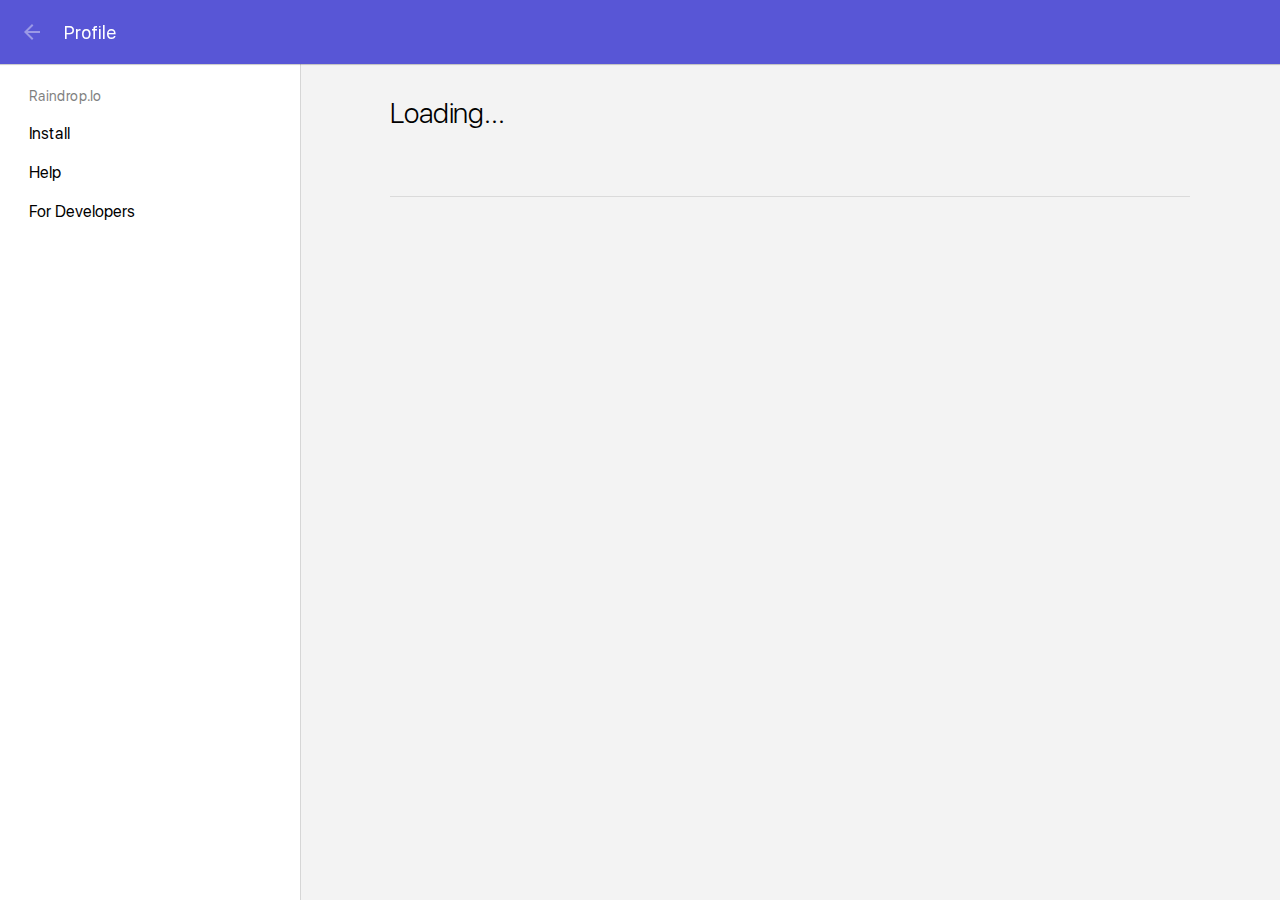
<file: settings/settings.html>
<!DOCTYPE html>
<html>
<head>
    <meta charset="utf-8">
    <meta name="viewport" content="width=device-width, initial-scale=1.0, user-scalable=no" />
    <title>Settings</title>
    <link href="settings.css?v=0.7.2" rel="stylesheet" />
    <script src="../common/js/vendor.js?v=0.7.2" defer></script>
    <script src="js/settings.js?v=0.7.2" defer></script>
</head>
<body>
  <div id="app-content"></div>
  <div id="app-toast"></div>

  <div style="height: 0; width: 0; position: absolute; visibility: hidden;top:0;left:0;oveflow:hidden;">
      <!-- inject:svg --><svg xmlns="http://www.w3.org/2000/svg" xmlns:xlink="http://www.w3.org/1999/xlink"><defs><circle id="a" cx="50" cy="50" r="50"/><path id="c" d="M63 11c0 4 4.7 5 7 5.7l23 6c3 1 5.6 3.4 7 6.5V39H0v-9.8c1.3-3 4-5.5 7-6.6l23-6c2.3-.5 7-1.7 7-5.7V0h26v11z"/></defs><symbol id="account-small" viewBox="0 0 18 18"><path d="M0 0h18v18H0z" fill="none"/><path d="M9 1C4.58 1 1 4.58 1 9s3.58 8 8 8 8-3.58 8-8-3.58-8-8-8zm0 2.75c1.24 0 2.25 1.01 2.25 2.25S10.24 8.25 9 8.25 6.75 7.24 6.75 6 7.76 3.75 9 3.75zM9 14.5c-1.86 0-3.49-.92-4.49-2.33C4.62 10.72 7.53 10 9 10c1.47 0 4.38.72 4.49 2.17-1 1.41-2.63 2.33-4.49 2.33z"/></symbol><symbol id="add-box-clean-mac" viewBox="0 0 22 22"><g fill-rule="evenodd"><path opacity=".1" d="M3 3h15v15H3z"/><path d="M17 2H4C3 2 2 3 2 4v13c0 1 1 2 2 2h13c1 0 2-1 2-2V4c0-1-1-2-2-2zM3 3h15v15H3V3zm8 7V6.5c0-.3-.2-.5-.5-.5s-.5.2-.5.5V10H6.5c-.3 0-.5.2-.5.5s.2.5.5.5H10v3.5c0 .3.2.5.5.5s.5-.2.5-.5V11h3.5c.3 0 .5-.2.5-.5s-.2-.5-.5-.5H11z"/></g></symbol><symbol id="add-box-mac" viewBox="0 0 22 22"><path d="M16.875 2H4.125C2.95 2 2 2.95 2 4.125v12.75C2 18.05 2.95 19 4.125 19h12.75C18.05 19 19 18.05 19 16.875V4.125C19 2.95 18.05 2 16.875 2zM11 10V6.5a.5.5 0 0 0-1 0V10H6.5a.5.5 0 0 0 0 1H10v3.5a.5.5 0 0 0 1 0V11h3.5a.5.5 0 0 0 0-1H11z" fill-rule="evenodd"/></symbol><symbol id="add-box" viewBox="0 0 24 24"><path d="M19 3H5a2 2 0 0 0-2 2v14a2 2 0 0 0 2 2h14c1.1 0 2-.9 2-2V5c0-1.1-.9-2-2-2zm-2 10h-4v4h-2v-4H7v-2h4V7h2v4h4v2z"/><path d="M0 0h24v24H0z" fill="none"/></symbol><symbol id="add-circle" viewBox="0 0 24 24"><path d="M13 7h-2v4H7v2h4v4h2v-4h4v-2h-4V7zm-1-5C6.48 2 2 6.48 2 12s4.48 10 10 10 10-4.48 10-10S17.52 2 12 2zm0 18c-4.41 0-8-3.59-8-8s3.59-8 8-8 8 3.59 8 8-3.59 8-8 8z"/></symbol><symbol id="add-mac" viewBox="0 0 23 23"><path d="M12 11V6h-1v5H6v1h5v5h1v-5h5v-1h-5z" fill-rule="evenodd"/></symbol><symbol id="add-small" viewBox="3 3 18 18"><path d="M19 13h-6v6h-2v-6H5v-2h6V5h2v6h6v2z"/><path d="M0 0h24v24H0z" fill="none"/></symbol><symbol id="add" viewBox="0 0 24 24"><path d="M19 13h-6v6h-2v-6H5v-2h6V5h2v6h6v2z"/></symbol><symbol id="android" viewBox="0 0 24 24"><path d="M15 9a1 1 0 0 1-1-1 1 1 0 0 1 1-1 1 1 0 0 1 1 1 1 1 0 0 1-1 1M9 9a1 1 0 0 1-1-1 1 1 0 0 1 1-1 1 1 0 0 1 1 1 1 1 0 0 1-1 1m7.12-4.63l2.1-2.1-.82-.83-2.31 2.31C14.16 3.28 13.11 3 12 3c-1.12 0-2.16.28-3.09.75L6.6 1.44l-.82.83 2.1 2.1C6.14 5.64 5 7.68 5 10v1h14v-1c0-2.32-1.14-4.36-2.88-5.63M5 16a7 7 0 0 0 7 7 7 7 0 0 0 7-7v-4H5v4z"/></symbol><symbol id="apple" viewBox="0 0 24 24"><path d="M18.71 19.5c-.83 1.24-1.71 2.45-3.05 2.47-1.34.03-1.77-.79-3.29-.79-1.53 0-2 .77-3.27.82-1.31.05-2.3-1.32-3.14-2.53C4.25 17 2.94 12.45 4.7 9.39c.87-1.52 2.43-2.48 4.12-2.51 1.28-.02 2.5.87 3.29.87.78 0 2.26-1.07 3.81-.91.65.03 2.47.26 3.64 1.98-.09.06-2.17 1.28-2.15 3.81.03 3.02 2.65 4.03 2.68 4.04-.03.07-.42 1.44-1.38 2.83M13 3.5c.73-.83 1.94-1.46 2.94-1.5.13 1.17-.34 2.35-1.04 3.19-.69.85-1.83 1.51-2.95 1.42-.15-1.15.41-2.35 1.05-3.11z"/></symbol><symbol id="arrow-bottom-small" viewBox="0 -18 18 18"><path d="M0 0v-18h18V0z" fill="none"/><path d="M8.25-15v9.13l-4.19-4.19L3-9l6 6 6-6-1.06-1.06-4.19 4.19V-15h-1.5z"/></symbol><symbol id="arrow-down-small" viewBox="0 0 18 18"><path d="M5 8l4 4 4-4z"/></symbol><symbol id="arrow-down" viewBox="0 0 24 24"><path d="M7.41 7.84L12 12.42l4.59-4.58L18 9.25l-6 6-6-6z"/></symbol><symbol id="arrow-left-small" viewBox="0 0 18 18"><path d="M0 0h18v18H0z" fill="none"/><path d="M15 8.25H5.87l4.19-4.19L9 3 3 9l6 6 1.06-1.06-4.19-4.19H15v-1.5z"/></symbol><symbol id="arrow-top-small" viewBox="-18 0 18 18"><path d="M0 0v18h-18V0z" fill="none"/><path d="M-8.25 15V5.87l4.19 4.19L-3 9l-6-6-6 6 1.06 1.06 4.19-4.19V15h1.5z"/></symbol><symbol id="arrow-up" viewBox="0 0 24 24"><path d="M7.41 15.41L12 10.83l4.59 4.58L18 14l-6-6-6 6z"/></symbol><symbol id="article" viewBox="-5 -4 24 24"><path d="M12 15h1V4h-1V3c1 0 2 1 2 2v9c0 1-1 2-2 2v-1zM0 2c0-1 1-2 2-2h8c1 0 2 1 2 2v14H2c-1 0-2-1-2-2V2zm1 0c0-1 0-1 1-1h8c1 0 1 0 1 1v13H2c-1 0-1 0-1-1V2zm2 1h3v3H3V3zm0 5h6v1H3V8zm0 2h6v1H3v-1zm0 2h6v1H3v-1z" class="fillColor" fill-rule="evenodd"/></symbol><symbol id="auto" viewBox="0 0 24 24"><g fill-rule="evenodd"><path d="M11.5 19.94c-4.66 0-8.44-3.78-8.44-8.44s3.78-8.44 8.44-8.44 8.44 3.78 8.44 8.44-3.78 8.44-8.44 8.44z" opacity=".1"/><path d="M11.5 21c5.25 0 9.5-4.25 9.5-9.5S16.75 2 11.5 2 2 6.25 2 11.5 6.25 21 11.5 21zm0-1.06c-4.66 0-8.44-3.78-8.44-8.44s3.78-8.44 8.44-8.44 8.44 3.78 8.44 8.44-3.78 8.44-8.44 8.44z"/><path d="M7.3 9H16V8H7v1h.3zm0 3H16v-1H7v1h.3zm0 3H16v-1H7v1h.3z"/></g></symbol><symbol id="back-mac" viewBox="0 0 22 22"><path fill-rule="evenodd" d="M13.162 5.13l-6 5.5.676.74 6-5.5-.676-.74zm-6 6.24l6 5.5.676-.74-6-5.5-.676.74z"/></symbol><symbol id="back" viewBox="0 0 24 24"><path d="M20 11H7.83l5.59-5.59L12 4l-8 8 8 8 1.41-1.41L7.83 13H20v-2z"/></symbol><symbol id="best-big" viewBox="0 0 48 48"><path d="M40 24a4 4 0 0 1 4-4v-8a4 4 0 0 0-4-4H8c-2.21 0-3.98 1.79-3.98 4l-.01 8C6.22 20.01 8 21.8 8 24c0 2.21-1.79 4-3.99 4L4 36a4 4 0 0 0 4 4h32a4 4 0 0 0 4-4v-8a4 4 0 0 1-4-4zm-8.84 9.6L24 29l-7.16 4.6L19 25.37l-6.58-5.38 8.49-.5L24 11.6l3.09 7.89 8.49.5L29 25.37l2.16 8.23z"/></symbol><symbol id="best" viewBox="0 0 24 24"><g fill-rule="evenodd"><path d="M3 10h18l-5 4H8l-5-4zm8-5h2l2 5H9l2-5zm-3 9h8l1.37 4.1c.35 1.05-.18 1.5-1.15 1L12 17l-4.22 2.1c-.98.5-1.5.05-1.15-1L8 14z" opacity=".1"/><path d="M19.75 9.27h-.12l-5.13-.12.46.32-1.77-4.62C13 4.35 12.5 4 12 4c-.6 0-1.08.36-1.2.9L9 9.46l.46-.32-5.2.12H4.2c-.66 0-1.2.54-1.2 1.24 0 .42.22.8.58 1.03l4.1 2.9-.2-.56-1.46 4.57c-.06.1-.1.3-.1.5 0 .67.56 1.2 1.24 1.2.3 0 .56-.08.77-.25l4.34-2.8h-.54l4.37 2.8c.2.1.45.2.74.2.68 0 1.25-.56 1.25-1.2 0-.2-.1-.4-.2-.6l-1.47-4.5-.2.57 4.14-2.9c.33-.2.55-.6.55-1 0-.3-.23-.5-.5-.5s-.5.2-.5.5c0 .06-.05.12-.1.17L15.7 13.6c-.18.16-.25.38-.2.6l1.5 4.57c.04.1.05.14.05.18 0 .12-.13.22-.27.22-.05 0-.1 0-.15-.05l-4.4-2.8c-.18-.1-.38-.1-.55 0L7.35 19.1c-.08.07-.14.08-.2.08-.14 0-.25-.1-.25-.22 0-.04.02-.07.04-.1l1.5-4.66c.07-.2 0-.43-.18-.56l-4.13-2.9c-.1-.07-.13-.13-.13-.2 0-.13.1-.23.25-.23l5.27-.1c.2 0 .38-.1.46-.3l1.77-4.6c.04-.13.13-.2.25-.2s.2.07.24.17l1.78 4.67c.08.2.26.3.46.3l5.18.1h.1c.13 0 .24.1.24.25 0 .26.22.5.5.5s.5-.24.5-.5c0-.7-.56-1.24-1.25-1.24z"/></g></symbol><symbol id="bookmark-outline-big" viewBox="0 0 48 48"><path d="M34 6H14c-2.21 0-3.98 1.79-3.98 4L10 42l14-6 14 6V10a4 4 0 0 0-4-4zm0 30l-10-4.35L14 36V10h20v26z"/></symbol><symbol id="browser-open" viewBox="0 0 24 24"><path d="M0 0h24v24H0z" fill="none"/><path d="M19 4H5a2 2 0 0 0-2 2v12a2 2 0 0 0 2 2h4v-2H5V8h14v10h-4v2h4c1.1 0 2-.9 2-2V6a2 2 0 0 0-2-2zm-7 6l-4 4h3v6h2v-6h3l-4-4z"/></symbol><symbol id="cancel" viewBox="0 0 24 24"><path d="M0 0h24v24H0z" fill="none"/><path d="M12 2C6.48 2 2 6.48 2 12s4.48 10 10 10 10-4.48 10-10S17.52 2 12 2zm0 18c-4.42 0-8-3.58-8-8 0-1.85.63-3.55 1.69-4.9L16.9 18.31A7.902 7.902 0 0 1 12 20zm6.31-3.1L7.1 5.69A7.902 7.902 0 0 1 12 4c4.42 0 8 3.58 8 8 0 1.85-.63 3.55-1.69 4.9z"/></symbol><symbol id="chevron-left" viewBox="0 0 24 24"><path d="M15.41 7.41L14 6l-6 6 6 6 1.41-1.41L10.83 12z"/></symbol><symbol id="chevron-right-small" viewBox="0 0 18 18"><path d="M7.5 4.5L6.44 5.56 9.88 9l-3.44 3.44L7.5 13.5 12 9z"/></symbol><symbol id="chevron-right" viewBox="0 0 24 24"><path d="M10 6L8.59 7.41 13.17 12l-4.58 4.59L10 18l6-6z"/></symbol><symbol id="clear-circle" viewBox="0 0 24 24"><path d="M12 2C6.47 2 2 6.47 2 12s4.47 10 10 10 10-4.47 10-10S17.53 2 12 2zm5 13.59L15.59 17 12 13.41 8.41 17 7 15.59 10.59 12 7 8.41 8.41 7 12 10.59 15.59 7 17 8.41 13.41 12 17 15.59z"/><path d="M0 0h24v24H0z" fill="none"/></symbol><symbol id="clear-mac" viewBox="0 0 22 22"><path fill-rule="evenodd" d="M11.96 11.25l6.4 6.4c.2.2.2.52 0 .7-.2.2-.5.2-.7 0l-6.4-6.4-6.4 6.4c-.2.2-.52.2-.7 0-.2-.18-.2-.5 0-.7l6.4-6.4-6.4-6.4c-.2-.2-.2-.5 0-.7.18-.2.5-.2.7 0l6.4 6.4 6.4-6.4c.2-.2.5-.2.7 0 .2.2.2.5 0 .7l-6.4 6.4z"/></symbol><symbol id="clear" viewBox="0 0 24 24"><path d="M19 6.41L17.59 5 12 10.59 6.41 5 5 6.41 10.59 12 5 17.59 6.41 19 12 13.41 17.59 19 19 17.59 13.41 12z"/></symbol><symbol id="close-small" viewBox="0 0 18 18"><path d="M0 0h18v18H0zm0 0h18v18H0z" fill="none"/><path d="M14.53 4.53l-1.06-1.06L9 7.94 4.53 3.47 3.47 4.53 7.94 9l-4.47 4.47 1.06 1.06L9 10.06l4.47 4.47 1.06-1.06L10.06 9z"/></symbol><symbol id="cloud" viewBox="0 0 24 24"><path d="M0 0h24v24H0z" fill="none"/><path d="M19.35 10.04A7.49 7.49 0 0 0 12 4C9.11 4 6.6 5.64 5.35 8.04A5.994 5.994 0 0 0 0 14c0 3.31 2.69 6 6 6h13c2.76 0 5-2.24 5-5 0-2.64-2.05-4.78-4.65-4.96z"/></symbol><symbol id="copy" viewBox="0 0 24 24"><path d="M16 1H4c-1.1 0-2 .9-2 2v14h2V3h12V1zm3 4H8c-1.1 0-2 .9-2 2v14c0 1.1.9 2 2 2h11c1.1 0 2-.9 2-2V7c0-1.1-.9-2-2-2zm0 16H8V7h11v14z"/></symbol><symbol id="default-avatar" viewBox="0 0 104 104"><g fill="none" fill-rule="evenodd" transform="translate(2 2)"><circle cx="50" cy="50" r="50" fill="#fff" stroke="#000" stroke-opacity=".1" stroke-width="2"/><mask id="b" fill="#fff"><use xlink:href="#a"/></mask><g mask="url(#b)"><path fill="#E6C19C" d="M63 72c0 4 4.7 5 7 5.7l23 6c3 1 5.6 3.4 7 6.5v9.8H0v-9.8c1.3-3 4-5.5 7-6.6l23-6c2.3-.5 7-1.7 7-5.7V61h26v11z"/><g transform="translate(0 61)"><mask id="d" fill="#fff"><use xlink:href="#c"/></mask><path fill="#D4B08C" d="M50.2-50h.2c3.3 0 8.2.2 11.4 2 3.3 2 7.3 5.6 8.5 12 2.4 14-2 35.6-6.3 42.6-4 6.7-9.8 9.2-13.5 9.4H50c-3.8-.3-9.6-2.8-13.6-9.5-4.2-7-8.7-28.7-6.3-42.4 1.8-6 5.8-10 9-12 3-1.3 8-2 11.5-2h.3z" mask="url(#d)"/></g></g><path fill="#F2CEA5" d="M49.6 16c19 0 20.7 13.8 20.8 15 1 12-3 28.2-6.8 33.8-4 6-9.8 8-13.5 8.3-4 0-9.5-2-13.5-8-3.8-6-8-22-6.8-34 0-1 1.3-15 20.4-15z"/></g></symbol><symbol id="developers" viewBox="-1 -1 24 24"><path d="M0 2c0-1 1-2 2-2h18c1 0 2 1 2 2v18c0 1-1 2-2 2H2c-1 0-2-1-2-2V2zm2 0h18v18H2V2zm11.4 13.6L18 11l-4.6-4.6L12 7.8l3.2 3.2-3.2 3.2 1.4 1.4zM10 14.2L6.8 11 10 7.8 8.6 6.4 4 11l4.6 4.6 1.4-1.4z" fill-rule="evenodd"/></symbol><symbol id="done-circle-mac" viewBox="0 0 22 22"><path fill-rule="evenodd" d="M10.5 19c4.7 0 8.5-3.8 8.5-8.5S15.2 2 10.5 2 2 5.8 2 10.5 5.8 19 10.5 19zm4.93-13s-4.97 8.66-5.06 8.74a.7.7 0 0 1-1-.03l-3.22-2.94a.71.71 0 0 1 .03-1 .71.71 0 0 1 1 .03l2.52 2.3 4.5-7.82c.2-.33.64-.45.98-.25.33.2.45.63.25.96z"/></symbol><symbol id="done-circle" viewBox="-1 -1 24 24"><path d="M10.062 14.332c.05-.036.098-.078.145-.125l5.528-5.528c.943-.943-.472-2.358-1.414-1.415L9 12.585l-1.793-1.792c-.943-.943-2.357.47-1.414 1.414l2.58 2.58c.642.642 1.5.194 1.69-.455zM11 22c6.075 0 11-4.925 11-11S17.075 0 11 0 0 4.925 0 11s4.925 11 11 11zm0-2a9 9 0 1 0 0-18 9 9 0 0 0 0 18z" fill-rule="evenodd"/></symbol><symbol id="done" viewBox="0 0 24 24"><path d="M9 16.17L4.83 12l-1.42 1.41L9 19 21 7l-1.41-1.41z"/></symbol><symbol id="down" viewBox="0 0 24 24"><path d="M7 10l5 5 5-5z"/><path d="M0 0h24v24H0z" fill="none"/></symbol><symbol id="dropbox" viewBox="-1 -2 24 24"><path d="M6.418.275L.535 4.197l4.068 3.328 5.932-3.742L6.418.275zM.535 10.852l5.883 3.924 4.117-3.51-5.932-3.74L.535 10.85zm20-6.655L14.652.275l-4.117 3.508 5.932 3.742 4.068-3.328zm-10 7.07l4.117 3.51 5.883-3.925-4.068-3.327-5.932 3.742zm.012.754l-4.13 3.5-1.766-1.178v1.322l5.897 3.61 5.896-3.61v-1.322l-1.767 1.18-4.13-3.5z"/></symbol><symbol id="edit-mac" viewBox="0 0 22 22"><path d="M15.037 2.784c.577-.578 1.155 0 1.155 0L19.07 5.66s.577.58 0 1.156L6.97 18.914l-4.895.865.863-4.9 12.1-12.096zm-1.726 2.88l2.882 2.88-9.22 9.22-2.88-2.88 9.22-9.22zm-9.67 9.92l-.563 3.192 3.19-.565-2.626-2.626zM15.615 3.36l2.88 2.882L16.77 7.97l-2.88-2.882 1.726-1.727z" fill-rule="evenodd"/></symbol><symbol id="edit" viewBox="0 0 24 24"><path d="M3 17.25V21h3.75L17.81 9.94l-3.75-3.75L3 17.25zM20.71 7.04a.996.996 0 0 0 0-1.41l-2.34-2.34a.996.996 0 0 0-1.41 0l-1.83 1.83 3.75 3.75 1.83-1.83z"/><path d="M0 0h24v24H0z" fill="none"/></symbol><symbol id="exit-mac" viewBox="0 0 22 22"><path d="M14.438 10.05H6.492c-.31 0-.562.223-.562.5 0 .276.252.5.562.5h7.946c.31 0 .562-.224.562-.5 0-.277-.252-.5-.562-.5zm-7.584.853l3.55-3.55a.5.5 0 0 0-.708-.707l-3.55 3.55a.5.5 0 0 0 .708.707zm-.708 0l3.55 3.55a.5.5 0 0 0 .707-.708l-3.55-3.55a.5.5 0 0 0-.707.708zM18 4.506v11.988c0 .832-.674 1.506-1.506 1.506H4.506A1.505 1.505 0 0 1 3 16.494V4.506C3 3.674 3.674 3 4.506 3h11.988C17.326 3 18 3.674 18 4.506zM4.506 2A2.505 2.505 0 0 0 2 4.506v11.988A2.505 2.505 0 0 0 4.506 19h11.988A2.505 2.505 0 0 0 19 16.494V4.506A2.505 2.505 0 0 0 16.494 2H4.506z" fill-rule="evenodd"/></symbol><symbol id="exit" viewBox="0 0 24 24"><path d="M10.09 15.59L11.5 17l5-5-5-5-1.41 1.41L12.67 11H3v2h9.67l-2.58 2.59zM19 3H5a2 2 0 0 0-2 2v4h2V5h14v14H5v-4H3v4a2 2 0 0 0 2 2h14c1.1 0 2-.9 2-2V5c0-1.1-.9-2-2-2z"/></symbol><symbol id="export-mac" viewBox="0 0 22 22"><g fill-rule="evenodd"><path d="M6 16s-3.02-.3-3-3c0-1.52 1.34-2.9 3-3 0-2.07 1.56-5 3.5-5 3.27 0 4.86 2.05 5.27 3.5 2.48-.1 4.15 1.86 4.23 3.5.07 1.4-1.16 3.24-2.5 4H6z" opacity=".1"/><path d="M6 16s-3.02-.3-3-3c0-1.52 1.34-2.9 3-3 0-2.07 1.56-5 3.5-5 3.27 0 4.86 2.05 5.27 3.5 2.48-.1 4.15 1.86 4.23 3.5.07 1.4-1.16 3.24-2.5 4H6zM9.5 4C6.76 4 5.18 6.84 5.02 9.17 3.27 9.67 2 11.2 2 13c0 2.13 1.77 3.86 4 4h10.5c1.72-.74 3.5-2.83 3.5-4.75 0-2.53-1.98-4.6-4.47-4.73C14.8 6.02 13.2 4 9.5 4zm1.38 10.85c-.1.1-.24.15-.38.14-.14 0-.28-.06-.38-.17L7.15 11.9c-.2-.2-.2-.52 0-.7.2-.2.5-.2.7 0L10 13.3V8.5c0-.28.2-.5.5-.5.27 0 .5.22.5.5v4.82l2.14-2.13c.2-.2.5-.2.7 0 .2.16.2.5 0 .7l-2.96 2.93z"/></g></symbol><symbol id="export" viewBox="0 0 24 24"><path d="M20.54 5.23l-1.39-1.68A1.45 1.45 0 0 0 18 3H6c-.47 0-.88.21-1.16.55L3.46 5.23C3.17 5.57 3 6.02 3 6.5V19c0 1.1.9 2 2 2h14c1.1 0 2-.9 2-2V6.5c0-.48-.17-.93-.46-1.27zM12 17.5L6.5 12H10v-2h4v2h3.5L12 17.5zM5.12 5l.81-1h12l.94 1H5.12z"/></symbol><symbol id="external-small" viewBox="-1 -1 18 18"><path d="M11.586 3l-1.293-1.293C9.663 1.077 10.11 0 11 0h4a1 1 0 0 1 1 1v4c0 .89-1.077 1.337-1.707.707L13 4.414 8.207 9.207a1 1 0 0 1-1.414-1.414L11.586 3zM14 9.024V15l1-1H1l1 1V1L1 2h6a1 1 0 0 0 0-2H1a1 1 0 0 0-1 1v14a1 1 0 0 0 1 1h14a1 1 0 0 0 1-1V9.024a1 1 0 0 0-2 0z" fill-rule="evenodd"/></symbol><symbol id="eye" viewBox="0 0 24 24"><path d="M0 0h24v24H0z" fill="none"/><path d="M12 4.5C7 4.5 2.73 7.61 1 12c1.73 4.39 6 7.5 11 7.5s9.27-3.11 11-7.5c-1.73-4.39-6-7.5-11-7.5zM12 17c-2.76 0-5-2.24-5-5s2.24-5 5-5 5 2.24 5 5-2.24 5-5 5zm0-8c-1.66 0-3 1.34-3 3s1.34 3 3 3 3-1.34 3-3-1.34-3-3-3z"/></symbol><symbol id="facebook" viewBox="-2 -2 24 24"><path d="M20 18.75c0 .69-.56 1.25-1.25 1.25H1.25C.56 20 0 19.44 0 18.75V1.25C0 .56.56 0 1.25 0h17.5C19.44 0 20 .56 20 1.25v17.5zM13.75 20v-7.5h2.5l.625-3.125H13.75v-1.25c0-1.25.626-1.875 1.875-1.875h1.25V3.125h-2.5c-2.297 0-3.75 1.8-3.75 4.375v1.875h-2.5V12.5h2.5V20h3.125z"/></symbol><symbol id="fail-big" viewBox="0 0 48 48"><path d="M0 0h48v48H0z" fill="none"/><path d="M38.71 20.07C37.35 13.19 31.28 8 24 8c-2.95 0-5.7.87-8.02 2.34l2.92 2.92A11.09 11.09 0 0 1 24 12c6.08 0 11 4.92 11 11v1h3c3.31 0 6 2.69 6 6 0 2.27-1.27 4.22-3.13 5.24l2.9 2.9C46.32 36.33 48 33.37 48 30c0-5.28-4.11-9.56-9.29-9.93zM6 10.55l5.5 5.48C5.12 16.3 0 21.55 0 28c0 6.63 5.37 12 12 12h23.45l4 4L42 41.46 8.55 8 6 10.55zM15.45 20l16 16H12c-4.42 0-8-3.58-8-8s3.58-8 8-8h3.45z"/></symbol><symbol id="file-upload" viewBox="0 0 24 24"><path d="M9 16h6v-6h4l-7-7-7 7h4zm-4 2h14v2H5z"/></symbol><symbol id="firefox" viewBox="0 0 24 24"><path d="M21 11.7c0-.4-.1-1-.2-1.4-.3-1.7-1.2-3.2-2.3-4.4-.2-.3-.6-.6-1-.9-1.1-.9-2.4-1.5-3.9-1.8-3-.5-6 .5-8 2.6v-.1c-.1-.2-.1-.2-.2-.2-.1-.2-.1-.3-.2-.4 0-.2-.1-.4-.1-.6-.3.1-.3.4-.4.6-.2.2-.4.5-.4.8-.1.2-.3 1.1-.1 1.2h.1v.3c-.2.2-.3.3-.3.4-.3.6-.6 1.1-.7 1.7V9.8c-.2.2-.2.5-.3.7.1 0 .1-.1.2-.1-.5 2.6.2 5.3 1.8 7.3 2.4 2.9 6.5 4.1 10.1 2.8 3.5-1.3 5.9-4.7 5.9-8.5v-.3m-7.5-7.6c1.5.3 2.9 1 4 2 .1.1.2.3.2.3-.3-.3-1-.8-1.4-.6.1.3 1.3 1.8 1.4 1.9 0 0 .3 1.3.4 1.4 0 .2-.7 2.8-.7 3.2 0 .1-.9 1.9-.8 1.9-.3.7-.6.7-.7.8-.1 0-.7.2-1.4.4-.6.1-1.3.3-1.8.2-.3 0-.7 0-1-.2-.1-.1-.9-.5-1.1-.6-.3-.1-.5-.3-.7-.5H11c.6-.1 3.2-1 3.1-1.4 0-.3-.5-.5-.7-.7-.3-.1-1.5.1-2 .3 0 0-1.9-.5-2.4-.9 0-.1-.1-.7-.1-.8-.1-.1.3-.4.3-.4s1-1 1-1.1c.2 0 .4-.2.5-.3-.1 0 .1-.1.4-.3.3-.2.5-.2.5-.5 0 0 .5-.9-.1-.8 0 0-.9-.1-1.2-.1-.3.2-.4.1-.7 0 0 0-.2-.2-.2-.3.1-.2.8-1.7 1.1-1.8-.2-.4-1.2-.1-1.4.2 0 0-.8.6-1.2.7 0-.1-.5-.2-1-.2 1.8-1.5 4.2-2.2 6.6-1.8z"/></symbol><symbol id="folder-add-mac" viewBox="0 0 22 22"><path fill-rule="evenodd" d="M17 11.5v.5h1V7h-1v4.5zM4 8.065h9.993V9H4.507c-.28.058-.507.28-.507.55v5.964c0 .267.23.493.507.486h11.986a.488.488 0 0 0 .507-.483V13h1v2.517c0 .82-.676 1.483-1.507 1.483H4.507A1.5 1.5 0 0 1 3 15.514V5h1v3.065zM15.5 10H20V9h-5v1h.5zM8 6h8v1H8V6zM4 5h4v1H4V5z"/></symbol><symbol id="folder-add" viewBox="-2 -4 24 24"><path d="M18 2h-8L8 0H2C.9 0 .01.9.01 2L0 14c0 1.1.9 2 2 2h16c1.1 0 2-.9 2-2V4c0-1.1-.9-2-2-2zm-6 6H9.997C9.453 8 9 8.448 9 9c0 .556.446 1 .997 1H12v2.003c0 .544.448.997 1 .997.556 0 1-.446 1-.997V10h2.003c.544 0 .997-.448.997-1 0-.556-.446-1-.997-1H14V5.997C14 5.453 13.552 5 13 5c-.556 0-1 .446-1 .997V8zm7 7H1V3h18v12z" fill-rule="evenodd"/></symbol><symbol id="folder" viewBox="-2 -4 24 24"><path d="M8 0H2C.9 0 .01.9.01 2L0 14c0 1.1.9 2 2 2h16c1.1 0 2-.9 2-2V4c0-1.1-.9-2-2-2h-8L8 0zm2 11l4-4H6l4 4z" fill-rule="evenodd"/></symbol><symbol id="font-mac" viewBox="0 0 22 22"><g fill-rule="evenodd"><path d="M14.46 18.67L9.6 6.8c-.18-.4-.76-.4-.93 0L3.54 18.66l.92.4L9.58 7.2h-.92l4.88 11.85.92-.38z"/><path d="M6 15.5h6.15v-1H6v1zm-3.74 4h4.07v-1H2.26v1zm8.74 0h5v-1h-5v1zm2.1-14.63c0-.58.17-1.12.57-1.5.35-.33.86-.47 1.64-.47.7 0 1.2.22 1.5.74.18.2.2.6.2 1.2v5.23c0 .58.3 1.04.8 1.25.8.3 1.4-.07 2.3-1.15l-.75-.65c-.65.77-.92.95-1.14.86-.1-.04-.16-.13-.17-.37v-.3l.03-.3V4.85c0-.75-.1-1.3-.4-1.7-.5-.82-1.26-1.2-2.3-1.2-1 0-1.72.2-2.3.74-.63.6-.9 1.4-.9 2.23h1z"/><path d="M17.25 4.85c-2.8 1.16-4 1.73-4.52 2.3-.8.9-1 2.05-.5 3.1.76 1.53 2.65 1.6 4.78-.18.6-.44.8-.66.9-.94.1-.23.18-.38.18-.8V8.3h-1v.03c0 .27 0 .33-.02.38-.04.1-.2.3-.6.6-1.7 1.4-2.8 1.4-3.22.5-.3-.6-.2-1.3.34-1.9.4-.4 1.58-1 4.18-2.05l-.4-.92z"/></g></symbol><symbol id="font" viewBox="-1 -5 24 24"><path fill-rule="evenodd" d="M18.45 13h2.09L15.43 0h-1.86L8.46 13h2.09l1.12-3h5.64l1.14 3zm-6.02-5l2.07-5.52L16.57 8h-4.14zm-5.822 5h1.286L4.75 5H3.604L.46 13h1.286l.69-1.846h3.47L6.608 13zM2.903 9.923l1.274-3.397L5.45 9.923H2.904z"/></symbol><symbol id="forward" viewBox="0 0 24 24"><path d="M12 4l-1.41 1.41L16.17 11H4v2h12.17l-5.58 5.59L12 20l8-8z"/></symbol><symbol id="google-chrome" viewBox="0 0 24 24"><path d="M12 20l3.46-6h-.01c.34-.6.55-1.27.55-2 0-1.2-.54-2.27-1.38-3h4.79c.38.93.59 1.94.59 3a8 8 0 0 1-8 8m-8-8c0-1.46.39-2.82 1.07-4l3.47 6h.01c.69 1.19 1.95 2 3.45 2 .45 0 .88-.09 1.29-.23l-2.4 4.14C7 19.37 4 16.04 4 12m11 0a3 3 0 0 1-3 3 3 3 0 0 1-3-3 3 3 0 0 1 3-3 3 3 0 0 1 3 3m-3-8a7.98 7.98 0 0 1 6.92 4H12c-1.94 0-3.55 1.38-3.92 3.21L5.7 7.08A7.98 7.98 0 0 1 12 4m0-2A10 10 0 0 0 2 12a10 10 0 0 0 10 10 10 10 0 0 0 10-10A10 10 0 0 0 12 2z"/></symbol><symbol id="google-plus" viewBox="-2 -2 24 24"><title>Shape</title><path d="M.913 5.803c0 1.972 1.036 4.89 3.56 4.89.732 0 1.484-.187 1.967-.737.55-.63.766-1.46.766-1.885 0-2.12-1.23-5.418-3.663-5.418-.764 0-1.584.382-2.055.972-.498.618-.575 1.412-.575 2.18zm2.08 6.065c-1.33 0-2.19-.285-2.993-.953V3.3c1.672-1.385 3.51-1.616 5.048-1.644h6.2L9.603 2.984H7.804c.72.625 1.795 1.74 1.795 3.73 0 2.18-1.15 3.212-2.382 4.182-.382.382-.82.796-.82 1.444 0 .647.438 1 .76 1.266l1.058.823c1.29 1.09 2.977 2.09 2.976 4.123 0 .545-.09.89-.26 1.446H9.175c.006-.083.005-.138.005-.297 0-1.504-1.433-2.297-3.665-3.888-.233-.03-.38-.03-.672-.03-.265 0-1.85.06-3.082.472-.423.154-1.154.253-1.76 1.076V15.79c1.675-.72 3.398-.754 4.52-.83-.412-.53-.88-1.09-.88-2.002 0-.5.146-.795.293-1.15-.324.03-.645.06-.94.06zM0 0h20v5.357h-3.734v-3.72H14.67v3.72h-3.72V6.92h3.72v3.753h1.596V6.92H20V20H0V0z" fill="#d14836" fill-rule="evenodd"/></symbol><symbol id="google" viewBox="-5 0 24 24"><path d="M14.308.94H8.53c-.766 0-1.588.088-2.465.267-.885.208-1.738.648-2.56 1.325C2.308 3.687 1.71 4.974 1.71 6.392c0 1.175.423 2.204 1.268 3.088.807.95 1.98 1.433 3.518 1.452.29 0 .6-.02.928-.057-.054.153-.114.316-.177.497-.072.17-.108.383-.108.638 0 .423.093.788.284 1.09.162.312.348.605.557.88-.674.017-1.52.102-2.54.25a9.024 9.024 0 0 0-2.95 1.07c-.833.498-1.41 1.075-1.726 1.73-.33.657-.492 1.254-.492 1.788 0 1.098.504 2.04 1.51 2.828 1 .843 2.51 1.275 4.534 1.293 2.418-.038 4.27-.615 5.55-1.734 1.236-1.082 1.855-2.322 1.855-3.722-.018-.986-.243-1.784-.676-2.396a9.876 9.876 0 0 0-1.6-1.648l-.982-.803a5.77 5.77 0 0 1-.437-.494c-.177-.197-.265-.445-.265-.748 0-.31.086-.582.258-.817a3.94 3.94 0 0 1 .478-.606c.3-.263.584-.522.85-.775.243-.254.47-.53.685-.83.44-.622.67-1.45.686-2.482 0-.564-.063-1.058-.19-1.48a5.57 5.57 0 0 0-1.17-1.93 3.857 3.857 0 0 0-.613-.494h1.78L14.31.94zm-3.166 15.757c.477.545.716 1.183.716 1.916 0 .904-.35 1.64-1.05 2.215-.716.582-1.756.883-3.117.902-1.518-.02-2.713-.357-3.588-1.015-.92-.658-1.378-1.495-1.378-2.51 0-.516.104-.958.317-1.324.183-.348.41-.64.676-.874.277-.225.548-.4.814-.52.267-.114.474-.2.62-.255a12.42 12.42 0 0 1 1.837-.408c.607-.056.984-.074 1.13-.056.25 0 .465.008.65.028 1.077.752 1.868 1.386 2.375 1.903zm-.94-8.503c-.07.386-.226.763-.47 1.13-.507.518-1.14.792-1.902.82a2.524 2.524 0 0 1-1.605-.552 4.453 4.453 0 0 1-1.147-1.34C4.466 7.12 4.16 6.033 4.16 4.99c-.018-.79.19-1.507.63-2.147.518-.612 1.17-.928 1.952-.947.592.02 1.115.194 1.57.522.447.348.807.8 1.08 1.356.583 1.157.874 2.307.874 3.445 0 .264-.02.588-.063.974z" fill-rule="evenodd"/></symbol><symbol id="grid-mac" viewBox="0 0 22 22"><g fill-rule="evenodd"><path d="M3 3h6v6H3V3zm10 10h6v6h-6v-6z" opacity=".1"/><path d="M12 3c0-.6.5-1 1-1h6c.6 0 1 .5 1 1v6c0 .6-.5 1-1 1h-6c-.6 0-1-.5-1-1V3zm1 0h6v6h-6V3zM2 3c0-.6.5-1 1-1h6c.6 0 1 .5 1 1v6c0 .6-.5 1-1 1H3c-.6 0-1-.5-1-1V3zm1 0h6v6H3V3zM2 13c0-.6.5-1 1-1h6c.6 0 1 .5 1 1v6c0 .6-.5 1-1 1H3c-.6 0-1-.5-1-1v-6zm1 0h6v6H3v-6zm9 0c0-.6.5-1 1-1h6c.6 0 1 .5 1 1v6c0 .6-.5 1-1 1h-6c-.6 0-1-.5-1-1v-6zm1 0h6v6h-6v-6z"/></g></symbol><symbol id="grid" viewBox="-4 -4 24 24"><path d="M0 1.01C0 .45.443 0 1.01 0h1.98C3.55 0 4 .443 4 1.01v1.98C4 3.55 3.557 4 2.99 4H1.01C.45 4 0 3.557 0 2.99V1.01zm6 0C6 .45 6.443 0 7.01 0h1.98C9.55 0 10 .443 10 1.01v1.98C10 3.55 9.557 4 8.99 4H7.01C6.45 4 6 3.557 6 2.99V1.01zm6 0C12 .45 12.443 0 13.01 0h1.98C15.55 0 16 .443 16 1.01v1.98C16 3.55 15.557 4 14.99 4h-1.98C12.45 4 12 3.557 12 2.99V1.01zm-12 6C0 6.45.443 6 1.01 6h1.98C3.55 6 4 6.443 4 7.01v1.98C4 9.55 3.557 10 2.99 10H1.01C.45 10 0 9.557 0 8.99V7.01zm6 0C6 6.45 6.443 6 7.01 6h1.98C9.55 6 10 6.443 10 7.01v1.98C10 9.55 9.557 10 8.99 10H7.01C6.45 10 6 9.557 6 8.99V7.01zm6 0C12 6.45 12.443 6 13.01 6h1.98C15.55 6 16 6.443 16 7.01v1.98c0 .558-.443 1.01-1.01 1.01h-1.98C12.45 10 12 9.557 12 8.99V7.01zm-12 6C0 12.45.443 12 1.01 12h1.98C3.55 12 4 12.443 4 13.01v1.98C4 15.55 3.557 16 2.99 16H1.01C.45 16 0 15.557 0 14.99v-1.98zm6 0C6 12.45 6.443 12 7.01 12h1.98c.558 0 1.01.443 1.01 1.01v1.98C10 15.55 9.557 16 8.99 16H7.01C6.45 16 6 15.557 6 14.99v-1.98zm6 0c0-.558.443-1.01 1.01-1.01h1.98c.558 0 1.01.443 1.01 1.01v1.98c0 .558-.443 1.01-1.01 1.01h-1.98c-.558 0-1.01-.443-1.01-1.01v-1.98z"/></symbol><symbol id="group-add-small" viewBox="0 0 18 18"><path d="M9 8a2 2 0 1 0 0-4 2 2 0 0 0 0 4zm4 0a2 2 0 0 0 0-4c-.36 0-.69.1-.98.27.3.51.48 1.1.48 1.73s-.18 1.22-.48 1.73c.29.17.63.27.98.27zM9 9.2c-1.67 0-5 .83-5 2.5V13h10v-1.3c0-1.67-3.33-2.5-5-2.5zM5 7H3V5H2v2H0v1h2v2h1V8h2V7zm9.23 2.31c.75.6 1.27 1.38 1.27 2.39V13H18v-1.3c0-1.31-2.07-2.11-3.77-2.39z"/></symbol><symbol id="group-big" viewBox="0 0 48 48"><path d="M32 22c3.31 0 5.98-2.69 5.98-6s-2.67-6-5.98-6c-3.31 0-6 2.69-6 6s2.69 6 6 6zm-16 0c3.31 0 5.98-2.69 5.98-6s-2.67-6-5.98-6c-3.31 0-6 2.69-6 6s2.69 6 6 6zm0 4c-4.67 0-14 2.34-14 7v5h28v-5c0-4.66-9.33-7-14-7zm16 0c-.58 0-1.23.04-1.93.11C32.39 27.78 34 30.03 34 33v5h12v-5c0-4.66-9.33-7-14-7z"/></symbol><symbol id="group-mac" viewBox="0 0 22 22"><path d="M3 6h16v1H3V6zm0 3h16v1H3V9zm0 3h16v1H3v-1zm0 3h16v1H3v-1z" fill-rule="evenodd"/></symbol><symbol id="group-small" viewBox="0 0 18 18"><path d="M0 0h18v18H0z" fill="none"/><path d="M6 8a2 2 0 1 0 0-4 2 2 0 0 0 0 4zm6 0a2 2 0 1 0 0-4 2 2 0 0 0 0 4zM6 9.2c-1.67 0-5 .83-5 2.5V13h10v-1.3c0-1.67-3.33-2.5-5-2.5zm6 0c-.25 0-.54.02-.84.06.79.6 1.34 1.4 1.34 2.44V13H17v-1.3c0-1.67-3.33-2.5-5-2.5z"/></symbol><symbol id="help-mac" viewBox="0 0 22 22"><path d="M4.506 3h11.988C17.326 3 18 3.674 18 4.506v11.988c0 .832-.674 1.506-1.506 1.506H4.506A1.505 1.505 0 0 1 3 16.494V4.506C3 3.674 3.674 3 4.506 3zM2 16.494A2.505 2.505 0 0 0 4.506 19h11.988A2.505 2.505 0 0 0 19 16.494V4.506A2.505 2.505 0 0 0 16.494 2H4.506A2.505 2.505 0 0 0 2 4.506v11.988zM9.813 13.7h1.204v1.26H9.813V13.7zm-1.3-6.948c.49-.53 1.167-.795 2.026-.795.794 0 1.43.226 1.908.68.478.454.717 1.034.717 1.74 0 .427-.088.774-.263 1.04-.176.267-.53.658-1.062 1.174-.387.376-.64.694-.753.954-.115.26-.173.644-.173 1.153H9.837c0-.577.07-1.042.206-1.395.137-.353.437-.757.9-1.213l.485-.48c.146-.136.263-.28.35-.43.163-.26.243-.533.243-.815a1.58 1.58 0 0 0-.353-1.03c-.236-.29-.626-.435-1.17-.435-.674 0-1.14.25-1.398.75-.146.28-.23.68-.25 1.205H7.775c0-.872.246-1.572.738-2.103 0 0-.492.53 0 0z" fill-rule="evenodd"/></symbol><symbol id="help" viewBox="0 0 24 24"><path d="M12 2C6.48 2 2 6.48 2 12s4.48 10 10 10 10-4.48 10-10S17.52 2 12 2zm1 17h-2v-2h2v2zm2.07-7.75l-.9.92C13.45 12.9 13 13.5 13 15h-2v-.5c0-1.1.45-2.1 1.17-2.83l1.24-1.26c.37-.36.59-.86.59-1.41 0-1.1-.9-2-2-2s-2 .9-2 2H8c0-2.21 1.79-4 4-4s4 1.79 4 4c0 .88-.36 1.68-.93 2.25z"/></symbol><symbol id="home" viewBox="0 0 24 24"><g fill-rule="evenodd" transform="translate(4 4)"><rect width="4" height="4" rx="8"/><rect width="4" height="4" x="6" rx="8"/><rect width="4" height="4" x="12" rx="8"/><rect width="4" height="4" y="6" rx="8"/><rect width="4" height="4" x="6" y="6" rx="8"/><rect width="4" height="4" x="12" y="6" rx="8"/><rect width="4" height="4" y="12" rx="8"/><rect width="4" height="4" x="6" y="12" rx="8"/><rect width="4" height="4" x="12" y="12" rx="8"/></g></symbol><symbol id="ifullscreen" viewBox="0 0 24 24"><path d="M7 14H5v5h5v-2H7v-3zm-2-4h2V7h3V5H5v5zm12 7h-3v2h5v-5h-2v3zM14 5v2h3v3h2V5h-5z"/></symbol><symbol id="image" viewBox="-4 -5 24 24"><path d="M15 9V2c0-1 0-1-1-1H2C1 1 1 1 1 2v7l4-4 5 4 2-2 3 2zm0 1v2c0 1 0 1-1 1H2c-1 0-1 0-1-1v-2l4-4 5 4 2-2 3 2zM0 2c0-1 1-2 2-2h12c1 0 2 1 2 2v10c0 1-1 2-2 2H2c-1 0-2-1-2-2V2zm11 4c1 0 1 0 1-1s0-1-1-1-1 0-1 1 0 1 1 1z" fill-rule="evenodd"/></symbol><symbol id="import-mac" viewBox="0 0 22 22"><g fill-rule="evenodd"><path d="M6 16s-3.02-.3-3-3c0-1.52 1.34-2.9 3-3 0-2.07 1.56-5 3.5-5 3.27 0 4.86 2.05 5.27 3.5 2.48-.1 4.15 1.86 4.23 3.5.07 1.4-1.16 3.24-2.5 4H6z" opacity=".1"/><path d="M6 16s-3.02-.3-3-3c0-1.52 1.34-2.9 3-3 0-2.07 1.56-5 3.5-5 3.27 0 4.86 2.05 5.27 3.5 2.48-.1 4.15 1.86 4.23 3.5.07 1.4-1.16 3.24-2.5 4H6zM9.5 4C6.76 4 5.18 6.84 5.02 9.17 3.27 9.67 2 11.2 2 13c0 2.13 1.77 3.86 4 4h10.5c1.72-.74 3.5-2.83 3.5-4.75 0-2.53-1.98-4.6-4.47-4.73C14.8 6.02 13.2 4 9.5 4zm1.38 4.14A.49.49 0 0 0 10.5 8c-.14 0-.28.03-.38.14L7.15 11.1c-.2.2-.2.5 0 .7.2.2.5.2.7 0L10 9.68v4.8c0 .3.2.5.5.5.27 0 .5-.2.5-.5V9.7l2.14 2.12c.2.2.5.2.7 0 .2-.2.2-.5 0-.7l-2.94-3z"/></g></symbol><symbol id="import" viewBox="0 0 24 24"><path d="M19.35 10.04A7.49 7.49 0 0 0 12 4C9.11 4 6.6 5.64 5.35 8.04A5.994 5.994 0 0 0 0 14c0 3.31 2.69 6 6 6h13c2.76 0 5-2.24 5-5 0-2.64-2.05-4.78-4.65-4.96zM14 13v4h-4v-4H7l5-5 5 5h-3z"/></symbol><symbol id="inbox" viewBox="0 0 24 24"><g fill-rule="evenodd"><path d="M10 12H4v4c0 1.1.9 2 2 2h12c1.1 0 2-.9 2-2v-4h-5c0 .55-.44 1-1 1h-3c-.56 0-1-.44-1-1z" opacity=".1"/><path d="M14 11h7v5.5a2.5 2.5 0 0 1-2.5 2.5h-13C4.1 19 3 17.9 3 16.5V11h7v1c0 .56.44 1 1 1h2c.56 0 1-.45 1-1v-1zm-5 1H4v4c0 1.1.9 2 2 2h12c1.1 0 2-.9 2-2v-4h-5c0 1.1-.9 2-2 2h-2c-1.1 0-2-.9-2-2z"/><path d="M19.6 11.5H21l-2.16-4.7C18.37 5.8 17.1 5 16 5H8c-1.1 0-2.37.8-2.84 1.8L3 11.5h1.4l1.54-3.7c.4-1 1.54-1.8 2.54-1.8h7.04c1 0 2.13.8 2.54 1.8l1.53 3.7z"/></g></symbol><symbol id="infinite" viewBox="-2 -7 24 24"><path d="M18.636 1.31A4.66 4.66 0 0 0 15.376 0a4.66 4.66 0 0 0-3.26 1.31l-1.645 1.604L11.64 4.05l1.62-1.575a3.03 3.03 0 0 1 2.118-.85 3.03 3.03 0 0 1 2.12.85c.557.54.864 1.26.864 2.03 0 .766-.307 1.486-.865 2.026a3.03 3.03 0 0 1-2.12.85 3.03 3.03 0 0 1-2.118-.85l-5.38-5.214C7.01.472 5.848.006 4.62.006s-2.39.466-3.26 1.31A4.39 4.39 0 0 0 0 4.5c0 1.21.484 2.34 1.36 3.19A4.66 4.66 0 0 0 4.62 9a4.66 4.66 0 0 0 3.258-1.31L9.524 6.09 8.357 4.956l-1.614 1.57a3.03 3.03 0 0 1-2.12.848 3.03 3.03 0 0 1-2.118-.85A2.802 2.802 0 0 1 1.64 4.5c0-.765.307-1.485.865-2.03a3.03 3.03 0 0 1 2.12-.85 3.03 3.03 0 0 1 2.118.85l5.38 5.214a4.66 4.66 0 0 0 3.258 1.31 4.66 4.66 0 0 0 3.26-1.31A4.413 4.413 0 0 0 20 4.494a4.436 4.436 0 0 0-1.364-3.183z" fill-rule="evenodd"/></symbol><symbol id="info-outline" viewBox="0 0 24 24"><path d="M11 17h2v-6h-2v6zm1-15C6.48 2 2 6.48 2 12s4.48 10 10 10 10-4.48 10-10S17.52 2 12 2zm0 18c-4.41 0-8-3.59-8-8s3.59-8 8-8 8 3.59 8 8-3.59 8-8 8zM11 9h2V7h-2v2z"/></symbol><symbol id="info" viewBox="0 0 24 24"><path d="M12 2C6.48 2 2 6.48 2 12s4.48 10 10 10 10-4.48 10-10S17.52 2 12 2zm1 15h-2v-6h2v6zm0-8h-2V7h2v2z"/></symbol><symbol id="install-mac" viewBox="0 0 22 22"><path d="M10.05 6.562v7.946c0 .31.223.562.5.562.276 0 .5-.252.5-.562V6.562c0-.31-.224-.562-.5-.562-.277 0-.5.252-.5.562zm.853 7.584l-3.55-3.55a.5.5 0 0 0-.707.708l3.55 3.55a.5.5 0 0 0 .707-.708zm0 .708l3.55-3.55a.5.5 0 0 0-.708-.707l-3.55 3.55a.5.5 0 0 0 .708.707zM4.506 3h11.988C17.326 3 18 3.674 18 4.506v11.988c0 .832-.674 1.506-1.506 1.506H4.506A1.505 1.505 0 0 1 3 16.494V4.506C3 3.674 3.674 3 4.506 3zM2 16.494A2.505 2.505 0 0 0 4.506 19h11.988A2.505 2.505 0 0 0 19 16.494V4.506A2.505 2.505 0 0 0 16.494 2H4.506A2.505 2.505 0 0 0 2 4.506v11.988z" fill-rule="evenodd"/></symbol><symbol id="install" viewBox="0 0 24 24"><path d="M4 6h18V4H4c-1.1 0-2 .9-2 2v11H0v3h14v-3H4V6zm19 2h-6c-.55 0-1 .45-1 1v10c0 .55.45 1 1 1h6c.55 0 1-.45 1-1V9c0-.55-.45-1-1-1zm-1 9h-4v-7h4v7z"/></symbol><symbol id="laptop" viewBox="0 0 24 24"><path d="M12 19a1 1 0 0 1-1-1 1 1 0 0 1 1-1 1 1 0 0 1 1 1 1 1 0 0 1-1 1M4 5h16v11H4m16 2a2 2 0 0 0 2-2V5a2 2 0 0 0-2-2H4c-1.11 0-2 .89-2 2v11a2 2 0 0 0 2 2H0a2 2 0 0 0 2 2h20a2 2 0 0 0 2-2h-4z"/></symbol><symbol id="left" viewBox="0 0 24 24"><path d="M15.41 7.41L14 6l-6 6 6 6 1.41-1.41L10.83 12z"/><path d="M0 0h24v24H0z" fill="none"/></symbol><symbol id="library" viewBox="0 0 24 24"><path d="M22 16V4c0-1.1-.9-2-2-2H8c-1.1 0-2 .9-2 2v12c0 1.1.9 2 2 2h12c1.1 0 2-.8 2-2zm-11-4l2.03 4zM2 6v14c0 1.1.9 2 2 2h14v-2H4V6H2z"/></symbol><symbol id="link-mac" viewBox="0 0 22 22"><path d="M2 11.5C2 9.015 4.012 7 6.496 7h9.008a4.5 4.5 0 0 1 0 9H6.496A4.5 4.5 0 0 1 2 11.5zm1 0C3 9.567 4.563 8 6.49 8h9.02C17.436 8 19 9.57 19 11.5c0 1.933-1.563 3.5-3.49 3.5H6.49A3.498 3.498 0 0 1 3 11.5zM10 7h2v1h-2V7zm0 8h2v1h-2v-1zm-3-4h8v1H7v-1z" fill-rule="evenodd"/></symbol><symbol id="link-small" viewBox="0 0 18 18"><path d="M1.9 9c0-1.16.94-2.1 2.1-2.1h4V5H4C1.79 5 0 6.79 0 9s1.79 4 4 4h4v-1.9H4A2.1 2.1 0 0 1 1.9 9zM14 5h-4v1.9h4a2.1 2.1 0 0 1 0 4.2h-4V13h4c2.21 0 4-1.79 4-4s-1.79-4-4-4zm-8 5h6V8H6v2z"/></symbol><symbol id="link" viewBox="0 0 24 24"><path d="M3.9 12c0-1.71 1.39-3.1 3.1-3.1h4V7H7c-2.76 0-5 2.24-5 5s2.24 5 5 5h4v-1.9H7c-1.71 0-3.1-1.39-3.1-3.1zM8 13h8v-2H8v2zm9-6h-4v1.9h4c1.71 0 3.1 1.39 3.1 3.1s-1.39 3.1-3.1 3.1h-4V17h4c2.76 0 5-2.24 5-5s-2.24-5-5-5z"/></symbol><symbol id="list-mac" viewBox="0 0 22 22"><g fill-rule="evenodd"><path opacity=".1" d="M3 13h16v6H3z"/><path d="M2 3c0-.6.4-1 1-1h16c.6 0 1 .5 1 1v6c0 .6-.4 1-1 1H3c-.6 0-1-.5-1-1V3zm1 0h16v6H3V3zM2 13c0-.6.4-1 1-1h16c.6 0 1 .5 1 1v6c0 .6-.4 1-1 1H3c-.6 0-1-.5-1-1v-6zm1 0h16v6H3v-6z"/></g></symbol><symbol id="list" viewBox="-4 -4 24 24"><path d="M0 1.01C0 .45.443 0 1.01 0h1.98C3.55 0 4 .443 4 1.01v1.98C4 3.55 3.557 4 2.99 4H1.01C.45 4 0 3.557 0 2.99V1.01zM6 .5c0-.276.228-.5.51-.5h8.98c.282 0 .51.232.51.5 0 .276-.228.5-.51.5H6.51A.51.51 0 0 1 6 .5zm0 2c0-.276.228-.5.51-.5h8.98c.282 0 .51.232.51.5 0 .276-.228.5-.51.5H6.51A.51.51 0 0 1 6 2.5zm0 4c0-.276.228-.5.51-.5h8.98c.282 0 .51.232.51.5 0 .276-.228.5-.51.5H6.51A.51.51 0 0 1 6 6.5zm0 2c0-.276.228-.5.51-.5h8.98c.282 0 .51.232.51.5 0 .276-.228.5-.51.5H6.51A.51.51 0 0 1 6 8.5zm0 4c0-.276.228-.5.51-.5h8.98c.282 0 .51.232.51.5 0 .276-.228.5-.51.5H6.51a.51.51 0 0 1-.51-.5zm0 2c0-.276.228-.5.51-.5h8.98c.282 0 .51.232.51.5 0 .276-.228.5-.51.5H6.51a.51.51 0 0 1-.51-.5zM0 7.01C0 6.45.443 6 1.01 6h1.98C3.55 6 4 6.443 4 7.01v1.98C4 9.55 3.557 10 2.99 10H1.01C.45 10 0 9.557 0 8.99V7.01zm0 6C0 12.45.443 12 1.01 12h1.98C3.55 12 4 12.443 4 13.01v1.98C4 15.55 3.557 16 2.99 16H1.01C.45 16 0 15.557 0 14.99v-1.98z"/></symbol><symbol id="loading-mac" viewBox="0 0 22 22"><path fill-rule="evenodd" d="M18.82 9.5H17.4C16.92 6.4 14.23 4 10.98 4 8.48 4 6.3 5.42 5.2 7.5l.95.37C7.08 6.17 8.9 5 10.98 5c2.7 0 4.94 1.94 5.4 4.5h-1.7c-.15.15-.3.24-.08.5l1.87 1.9c.15.15.4.15.56 0L18.9 10c.16-.15.08-.35-.08-.5zM10.98 16c-2.52 0-4.64-1.7-5.3-4H7.3c.18-.15.26-.35.1-.5L5.5 9.6a.405.405 0 0 0-.56 0L3.1 11.5c-.23.26-.08.35.07.5h1.5c.67 2.87 3.24 5 6.3 5 2.35 0 4.4-1.24 5.54-3.1l-.9-.37c-1 1.5-2.7 2.47-4.6 2.47z"/></symbol><symbol id="lock-locked-small" viewBox="-5 -4 18 18"><path d="M6 3v-.5a2.5 2.5 0 0 0-5 0V3c-.55 0-1 .45-1 1v4c0 .55.45 1 1 1h5c.55 0 1-.45 1-1V4c0-.55-.45-1-1-1zm-.8 0H1.8v-.5c0-.94.76-1.7 1.7-1.7s1.7.76 1.7 1.7V3z"/></symbol><symbol id="lock-mac" viewBox="0 0 22 22"><g fill-rule="evenodd"><path opacity=".1" d="M5 9h12v10H5z"/><path d="M4 10c0-1.1.9-2 2-2h10c1.1 0 2 .9 2 2v8c0 1.1-.9 2-2 2H6c-1.1 0-2-.9-2-2v-8zm1 0c0-.55.46-1 1-1h10c.55 0 1 .46 1 1v8c0 .55-.46 1-1 1H6c-.55 0-1-.46-1-1v-8zm2-5c0-1.66 1.34-3 3-3h2c1.66 0 3 1.35 3 3v3H7V5zm1 0c0-1.1.9-2 2-2h2c1.1 0 2 .9 2 2v3H8V5zm2 9c0-.55.44-1 1-1 .55 0 1 .44 1 1 0 .55-.44 1-1 1-.55 0-1-.44-1-1z"/></g></symbol><symbol id="logo" viewBox="0 0 96 12"><g fill-rule="evenodd"><path d="M92.5 7a3.5 3.5 0 1 0 0-7 3.5 3.5 0 0 0 0 7zm0-1a2.5 2.5 0 1 0 0-5 2.5 2.5 0 0 0 0 5zM86 0h1v7h-1V0zm-3 7a1 1 0 1 0 0-2 1 1 0 0 0 0 2z" opacity=".5"/><path d="M8.392 11L5.784 6.808c1.28-.208 2.528-1.232 2.528-3.136 0-1.968-1.376-3.344-3.488-3.344H.136V11h1.872V7.016h1.856L6.232 11h2.16zM4.568 5.368h-2.56V1.976h2.56c1.056 0 1.824.672 1.824 1.696s-.768 1.696-1.824 1.696zM19.784 11L15.592.328h-2.336L9.064 11h2.128l.784-2.048h4.896L17.656 11h2.128zm-3.44-3.696h-3.84l1.92-5.088 1.92 5.088zM22.824 11V.328h-1.872V11h1.872zm11.52 0V.328h-1.872v7.408L27.016.328h-1.92V11h1.872V3.384L32.536 11h1.808zm6.24 0c3.328 0 5.584-2.192 5.584-5.328S43.912.328 40.584.328h-3.968V11h3.968zm0-1.648h-2.096V1.976h2.096c2.384 0 3.664 1.632 3.664 3.696 0 2.016-1.344 3.68-3.664 3.68zM56.232 11l-2.608-4.192c1.28-.208 2.528-1.232 2.528-3.136 0-1.968-1.376-3.344-3.488-3.344h-4.688V11h1.872V7.016h1.856L54.072 11h2.16zm-3.824-5.632h-2.56V1.976h2.56c1.056 0 1.824.672 1.824 1.696s-.768 1.696-1.824 1.696zM63 11.192c3.2 0 5.456-2.336 5.456-5.52 0-3.184-2.256-5.52-5.456-5.52-3.2 0-5.456 2.336-5.456 5.52 0 3.184 2.256 5.52 5.456 5.52zm0-1.664c-2.16 0-3.536-1.664-3.536-3.856 0-2.208 1.376-3.856 3.536-3.856 2.144 0 3.536 1.648 3.536 3.856 0 2.192-1.392 3.856-3.536 3.856zM72.136 11V7.016h2.816c2.224 0 3.488-1.536 3.488-3.344 0-1.808-1.248-3.344-3.488-3.344h-4.688V11h1.872zm2.56-5.632h-2.56V1.976h2.56c1.056 0 1.824.672 1.824 1.696s-.768 1.696-1.824 1.696z"/></g></symbol><symbol id="mail" viewBox="0 0 24 24"><path d="M20 4H4c-1.1 0-1.99.9-1.99 2L2 18c0 1.1.9 2 2 2h16c1.1 0 2-.9 2-2V6c0-1.1-.9-2-2-2zm0 4l-8 5-8-5V6l8 5 8-5v2z"/><path d="M0 0h24v24H0z" fill="none"/></symbol><symbol id="masonry-mac" viewBox="0 0 22 22"><g fill-rule="evenodd"><path d="M3 3h6v8H3V3zm10 8h6v8h-6v-8z" opacity=".1"/><path d="M12 3c0-.6.5-1 1-1h6c.6 0 1 .5 1 1v4c0 .6-.5 1-1 1h-6c-.6 0-1-.5-1-1V3zm1 0h6v4h-6V3zM2 3c0-.6.5-1 1-1h6c.6 0 1 .5 1 1v8c0 .6-.5 1-1 1H3c-.6 0-1-.5-1-1V3zm1 0h6v8H3V3zM2 15c0-.6.5-1 1-1h6c.6 0 1 .5 1 1v4c0 .6-.5 1-1 1H3c-.6 0-1-.5-1-1v-4zm1 0h6v4H3v-4zm9-4c0-.6.5-1 1-1h6c.6 0 1 .5 1 1v8c0 .6-.5 1-1 1h-6c-.6 0-1-.5-1-1v-8zm1 0h6v8h-6v-8z"/></g></symbol><symbol id="masonry" viewBox="-4 -4 24 24"><path d="M0 1.01C0 .45.443 0 1.01 0h1.98C3.55 0 4 .443 4 1.01v1.98C4 3.55 3.557 4 2.99 4H1.01C.45 4 0 3.557 0 2.99V1.01zm6 0C6 .45 6.443 0 7.01 0h1.98C9.55 0 10 .443 10 1.01v1.98C10 3.55 9.557 4 8.99 4H7.01C6.45 4 6 3.557 6 2.99V1.01zM0 6.994C0 6.445.443 6 1.01 6h1.98C3.55 6 4 6.456 4 6.995v8.01c0 .55-.443.995-1.01.995H1.01A1.01 1.01 0 0 1 0 15.005v-8.01zm6 .014C6 6.45 6.443 6 7.01 6h1.98C9.55 6 10 6.443 10 7.01v1.98C10 9.55 9.557 10 8.99 10H7.01C6.45 10 6 9.557 6 8.99V7.01zm6-6.015c0-.55.443-.995 1.01-.995h1.98C15.55 0 16 .456 16 .995v8.01c0 .55-.443.995-1.01.995h-1.98A1.01 1.01 0 0 1 12 9.005V.995zM6 13.01C6 12.45 6.443 12 7.01 12h1.98c.558 0 1.01.443 1.01 1.01v1.98C10 15.55 9.557 16 8.99 16H7.01C6.45 16 6 15.557 6 14.99v-1.98zm6 0c0-.558.443-1.01 1.01-1.01h1.98c.558 0 1.01.443 1.01 1.01v1.98c0 .558-.443 1.01-1.01 1.01h-1.98c-.558 0-1.01-.443-1.01-1.01v-1.98z"/></symbol><symbol id="menu-mac" viewBox="0 0 22 22"><path fill-rule="evenodd" d="M3.53 6H19V5H3v1h.53zm0 5H19v-1H3v1h.53zm0 5H19v-1H3v1h.53z"/></symbol><symbol id="menu" viewBox="0 0 24 24"><path fill-rule="evenodd" d="M4.53 7H20V6H4v1h.53zm0 5H20v-1H4v1h.53zm0 5H20v-1H4v1h.53z"/></symbol><symbol id="minus-box-clean-mac" viewBox="0 0 22 22"><g fill-rule="evenodd"><path d="M3 3h15v15H3V3z" opacity=".1"/><path d="M17 2H4C3 2 2 3 2 4v13c0 1 1 2 2 2h13c1 0 2-1 2-2V4c0-1-1-2-2-2zM3 3h15v15H3V3zm7 7H6.5c-.3 0-.5.2-.5.5s.2.5.5.5h8c.3 0 .5-.2.5-.5s-.2-.5-.5-.5H10z"/></g></symbol><symbol id="minus-circle" viewBox="-2 -2 24 24"><path fill-rule="evenodd" d="M5 9v2h10V9H5zm5-9C4.48 0 0 4.48 0 10s4.48 10 10 10 10-4.48 10-10S15.52 0 10 0zM2 10c0-4.41 3.59-8 8-8s8 3.59 8 8-3.59 8-8 8-8-3.59-8-8z"/></symbol><symbol id="moon-big" viewBox="-6 -6 48 48"><path fill-rule="evenodd" d="M24.38 25.67c-8.402 0-15.214-6.812-15.214-15.215 0-4.02 1.57-7.664 4.12-10.384C5.647 2.053 0 8.974 0 17.23c0 9.802 7.948 17.75 17.748 17.75 8.386 0 15.396-5.825 17.252-13.642a15.153 15.153 0 0 1-10.62 4.33z"/></symbol><symbol id="more-mac" viewBox="0 0 22 22"><path d="M10.5 6a1.5 1.5 0 1 0 0-3 1.5 1.5 0 0 0 0 3zm0 6a1.5 1.5 0 1 0 0-3 1.5 1.5 0 0 0 0 3zm0 6a1.5 1.5 0 1 0 0-3 1.5 1.5 0 0 0 0 3z" fill-rule="evenodd"/></symbol><symbol id="more-small" viewBox="0 0 18 18"><path d="M9 5.5c.83 0 1.5-.67 1.5-1.5S9.83 2.5 9 2.5 7.5 3.17 7.5 4 8.17 5.5 9 5.5zm0 2c-.83 0-1.5.67-1.5 1.5s.67 1.5 1.5 1.5 1.5-.67 1.5-1.5S9.83 7.5 9 7.5zm0 5c-.83 0-1.5.67-1.5 1.5s.67 1.5 1.5 1.5 1.5-.67 1.5-1.5-.67-1.5-1.5-1.5z"/></symbol><symbol id="more" viewBox="0 0 24 24"><path d="M12 8c1.1 0 2-.9 2-2s-.9-2-2-2-2 .9-2 2 .9 2 2 2zm0 2c-1.1 0-2 .9-2 2s.9 2 2 2 2-.9 2-2-.9-2-2-2zm0 6c-1.1 0-2 .9-2 2s.9 2 2 2 2-.9 2-2-.9-2-2-2z"/></symbol><symbol id="move-all" viewBox="0 -4 24 24"><path d="M17 3V0l7 7-7 7v-3l4-4-4-4zm-6 1V0l7 7-7 7V9.9c-5 0-8.5 1.6-11 5.1C1 10 4 5 11 4z"/></symbol><symbol id="new-collection" viewBox="0 0 24 24"><path d="M4 6H2v14c0 1.1.9 2 2 2h14v-2H4V6zm16-4H8c-1.1 0-2 .9-2 2v12c0 1.1.9 2 2 2h12c1.1 0 2-.9 2-2V4c0-1.1-.9-2-2-2zm-1 9h-4v4h-2v-4H9V9h4V5h2v4h4v2z"/></symbol><symbol id="new-list" viewBox="0 0 24 24"><path d="M14 10H2v2h12v-2zm0-4H2v2h12V6zm4 8v-4h-2v4h-4v2h4v4h2v-4h4v-2h-4zM2 16h8v-2H2v2z"/></symbol><symbol id="new-note" viewBox="0 0 24 24"><path d="M0 0h24v24H0z" fill="none"/><path d="M14 2H6c-1.1 0-1.99.9-1.99 2L4 20c0 1.1.89 2 1.99 2H18c1.1 0 2-.9 2-2V8l-6-6zm2 14h-3v3h-2v-3H8v-2h3v-3h2v3h3v2zm-3-7V3.5L18.5 9H13z"/></symbol><symbol id="open-link-mac" viewBox="0 0 22 22"><path d="M18.293 8.755a.5.5 0 0 0 .5-.5v-4.5c0-.278-.222-.5-.5-.5h-4.5a.5.5 0 0 0-.5.5c0 .278.223.5.5.5h3.246l-8.393 8.39a.5.5 0 0 0 .707.71l8.44-8.44v3.34c0 .277.222.5.5.5zM18 17c0 .543-.457 1-1 1l-12.033.017a.984.984 0 0 1-.983-.984L4 5c0-.543.457-1 1-1h5.5V3H5C3.913 3 3 4.11 3 5.197v11.836C3 18.12 3.88 19 4.967 19h11.836C17.89 19 19 18.086 19 17v-5.5h-1V17z" fill-rule="evenodd"/></symbol><symbol id="open-link" viewBox="0 0 24 24"><path d="M19 19H5V5h7V3H5a2 2 0 0 0-2 2v14a2 2 0 0 0 2 2h14c1.1 0 2-.9 2-2v-7h-2v7zM14 3v2h3.59l-9.83 9.83 1.41 1.41L19 6.41V10h2V3h-7z"/></symbol><symbol id="page-search" viewBox="0 0 24 24"><path d="M0 0h24v24H0z" fill="none"/><path d="M20 19.59V8l-6-6H6c-1.1 0-1.99.9-1.99 2L4 20c0 1.1.89 2 1.99 2H18c.45 0 .85-.15 1.19-.4l-4.43-4.43c-.8.52-1.74.83-2.76.83-2.76 0-5-2.24-5-5s2.24-5 5-5 5 2.24 5 5c0 1.02-.31 1.96-.83 2.75L20 19.59zM9 13c0 1.66 1.34 3 3 3s3-1.34 3-3-1.34-3-3-3-3 1.34-3 3z"/></symbol><symbol id="pencil-small" viewBox="0 0 18 18"><path d="M2 12.88V16h3.12L14 7.12 10.88 4 2 12.88zm14.76-8.51c.33-.33.33-.85 0-1.18l-1.95-1.95a.827.827 0 0 0-1.18 0L12 2.88 15.12 6l1.64-1.63z"/><path d="M0 0h18v18H0z" fill="none"/></symbol><symbol id="pencil" viewBox="-4 -3 24 24"><path d="M3 18l-3-5V0h6v13l-3 5zm0-1.397l-2-4V1h4v11.603l-2 4zM1 4V3h4v1H1zm12.5 12a1.5 1.5 0 1 0 0-3 1.5 1.5 0 0 0 0 3zm0-6a1.5 1.5 0 1 0 0-3 1.5 1.5 0 0 0 0 3zm0-6a1.5 1.5 0 1 0 0-3 1.5 1.5 0 0 0 0 3zM2 13h2v1H2v-1z" fill-rule="evenodd"/></symbol><symbol id="person-add-small" viewBox="0 0 18 18"><path d="M10 8c1.66 0 2.99-1.34 2.99-3S11.66 2 10 2C8.34 2 7 3.34 7 5s1.34 3 3 3zm-6 2V8h2V6H4V4H2v2H0v2h2v2h2zm6 0c-2.33 0-7 1.17-7 3.5V16h14v-2.5c0-2.33-4.67-3.5-7-3.5z"/></symbol><symbol id="person-add" viewBox="0 0 24 24"><path d="M0 0h24v24H0z" fill="none"/><path d="M15 12c2.21 0 4-1.79 4-4s-1.79-4-4-4-4 1.79-4 4 1.79 4 4 4zm-9-2V7H4v3H1v2h3v3h2v-3h3v-2H6zm9 4c-2.67 0-8 1.34-8 4v2h16v-2c0-2.66-5.33-4-8-4z"/></symbol><symbol id="person" viewBox="0 0 24 24"><path d="M12 12c2.21 0 4-1.79 4-4s-1.79-4-4-4-4 1.79-4 4 1.79 4 4 4zm0 2c-2.67 0-8 1.34-8 4v2h16v-2c0-2.66-5.33-4-8-4z"/></symbol><symbol id="phone" viewBox="0 0 24 24"><path d="M17 1.01L7 1c-1.1 0-2 .9-2 2v18c0 1.1.9 2 2 2h10c1.1 0 2-.9 2-2V3c0-1.1-.9-1.99-2-1.99zM17 19H7V5h10v14z"/></symbol><symbol id="play" viewBox="0 0 24 24"><path d="M8 5v14l11-7z"/></symbol><symbol id="preloader-circle-big" viewBox="0 0 48 48"><path fill-rule="evenodd" d="M24 11c-7.18 0-13 5.82-13 13 0 .55.45 1 1 1s1-.45 1-1c0-6.08 4.92-11 11-11 .55 0 1-.45 1-1s-.45-1-1-1z"/></symbol><symbol id="pro-mac" viewBox="0 0 22 22"><g fill-rule="evenodd"><path opacity=".1" d="M7 17h8v1H7z"/><path d="M4.93 10.5l3.5.5c.2.02.4-.07.5-.24l2.5-4h-.85l2.5 4c.1.17.3.26.5.23l3.5-.5-.57-.6-1.5 6.5.5-.4h-9l.5.4-1.5-6.5-.53.6zm-.42-.4L6 17h10l1.5-6.9c.07-.33-.22-.64-.57-.6l-3.5.5.5.24-2.5-4a.496.496 0 0 0-.85 0l-2.5 4 .5-.23-3.5-.5c-.36 0-.65.3-.57.6zM4 11c1.1 0 2-.9 2-2s-.9-2-2-2-2 .9-2 2 .9 2 2 2zm0-1c-.55 0-1-.45-1-1s.45-1 1-1 1 .45 1 1-.45 1-1 1zm14 1c1.1 0 2-.9 2-2s-.9-2-2-2-2 .9-2 2 .9 2 2 2zm0-1c-.55 0-1-.45-1-1s.45-1 1-1 1 .45 1 1-.45 1-1 1zm-7-3c1.1 0 2-.9 2-2s-.9-2-2-2-2 .9-2 2 .9 2 2 2zm0-1c-.55 0-1-.45-1-1s.45-1 1-1 1 .45 1 1-.45 1-1 1zM6 17h1v2H6v-2zm9 0h1v2h-1v-2zm-8 1h8v1H7v-1z"/></g></symbol><symbol id="pro" viewBox="0 0 24 24"><path d="M21.41 11.58l-9-9C12.05 2.22 11.55 2 11 2H4c-1.1 0-2 .9-2 2v7c0 .55.22 1.05.59 1.42l9 9c.36.36.86.58 1.41.58.55 0 1.05-.22 1.41-.59l7-7c.37-.36.59-.86.59-1.41 0-.55-.23-1.06-.59-1.42zM5.5 7C4.67 7 4 6.33 4 5.5S4.67 4 5.5 4 7 4.67 7 5.5 6.33 7 5.5 7zm11.77 8.27L13 19.54l-4.27-4.27A2.5 2.5 0 0 1 10.5 11c.69 0 1.32.28 1.77.74l.73.72.73-.73a2.5 2.5 0 0 1 3.54 3.54z"/></symbol><symbol id="public-small" viewBox="0 0 18 18"><path d="M9 1C4.58 1 1 4.58 1 9s3.58 8 8 8 8-3.58 8-8-3.58-8-8-8zm-.8 14.34A6.388 6.388 0 0 1 2.6 9c0-.5.06-.97.17-1.43L6.6 11.4v.8c0 .88.72 1.6 1.6 1.6v1.54zm5.52-2.03c-.21-.65-.8-1.11-1.52-1.11h-.8V9.8c0-.44-.36-.8-.8-.8H5.8V7.4h1.6c.44 0 .8-.36.8-.8V5h1.6c.88 0 1.6-.72 1.6-1.6v-.33c2.34.95 4 3.25 4 5.93 0 1.66-.64 3.18-1.68 4.31z"/></symbol><symbol id="public" viewBox="0 0 24 24"><path d="M0 0h24v24H0z" fill="none"/><path d="M12 2C6.48 2 2 6.48 2 12s4.48 10 10 10 10-4.48 10-10S17.52 2 12 2zm-1 17.93c-3.95-.49-7-3.85-7-7.93 0-.62.08-1.21.21-1.79L9 15v1c0 1.1.9 2 2 2v1.93zm6.9-2.54c-.26-.81-1-1.39-1.9-1.39h-1v-3c0-.55-.45-1-1-1H8v-2h2c.55 0 1-.45 1-1V7h2c1.1 0 2-.9 2-2v-.41c2.93 1.19 5 4.06 5 7.41 0 2.08-.8 3.97-2.1 5.39z"/></symbol><symbol id="quote" viewBox="0 0 24 24"><path d="M6 17h3l2-4V7H5v6h3zm8 0h3l2-4V7h-6v6h3z"/><path d="M0 0h24v24H0z" fill="none"/></symbol><symbol id="read" viewBox="0 0 24 24"><path d="M0 0h24v24H0z" fill="none"/><path d="M4 6H2v14c0 1.1.9 2 2 2h14v-2H4V6zm16-4H8c-1.1 0-2 .9-2 2v12c0 1.1.9 2 2 2h12c1.1 0 2-.9 2-2V4c0-1.1-.9-2-2-2zm-1 9H9V9h10v2zm-4 4H9v-2h6v2zm4-8H9V5h10v2z"/></symbol><symbol id="reed" viewBox="0 0 24 24"><path d="M0 0h24v24H0z" fill="none"/><path d="M4 6H2v14c0 1.1.9 2 2 2h14v-2H4V6zm16-4H8c-1.1 0-2 .9-2 2v12c0 1.1.9 2 2 2h12c1.1 0 2-.9 2-2V4c0-1.1-.9-2-2-2zm-1 9H9V9h10v2zm-4 4H9v-2h6v2zm4-8H9V5h10v2z"/></symbol><symbol id="refresh" viewBox="0 0 24 24"><path d="M17.65 6.35A7.958 7.958 0 0 0 12 4c-4.42 0-7.99 3.58-7.99 8s3.57 8 7.99 8c3.73 0 6.84-2.55 7.73-6h-2.08A5.99 5.99 0 0 1 12 18c-3.31 0-6-2.69-6-6s2.69-6 6-6c1.66 0 3.14.69 4.22 1.78L13 11h7V4l-2.35 2.35z"/><path d="M0 0h24v24H0z" fill="none"/></symbol><symbol id="right" viewBox="0 0 48 48"><path d="M20 12l-2.83 2.83L26.34 24l-9.17 9.17L20 36l12-12z"/><path d="M0 0h48v48H0z" fill="none"/></symbol><symbol id="rss-mac" viewBox="0 0 22 22"><path d="M5.5 18c.8 0 1.5-.7 1.5-1.5S6.3 15 5.5 15 4 15.7 4 16.5 4.7 18 5.5 18zm14 1C19.5 10 12 2.5 3 2.5v1c8.6 0 15.5 7 15.5 15.5h1zm-6 0C13.5 13.2 8.8 8.5 3 8.5v1c5.2 0 9.5 4.3 9.5 9.5h1z" fill-rule="evenodd"/></symbol><symbol id="rss" viewBox="-4 -3 24 24"><path d="M0 0v3c7.197 0 13 5.803 13 13h3C16 7.18 8.82 0 0 0zm0 6v3c3.883 0 7 3.117 7 7h3C10 10.495 5.505 6 0 6zm0 6v4h4c0-2.21-1.79-4-4-4z"/></symbol><symbol id="safari" viewBox="0 0 24 24"><path d="M12 2a10 10 0 0 1 10 10 10 10 0 0 1-10 10A10 10 0 0 1 2 12 10 10 0 0 1 12 2m0 2a8 8 0 0 0-8 8c0 2.09.8 4 2.11 5.41l3.77-7.53 7.53-3.77A7.93 7.93 0 0 0 12 4m0 16a8 8 0 0 0 8-8c0-2.09-.8-4-2.11-5.41l-3.77 7.53-7.53 3.77A7.93 7.93 0 0 0 12 20m0-8l-.77-.77L9.7 14.3l3.07-1.53L12 12m0 5.5h1V19h-1v-1.5m3.88-1.61l.71-.71 1.06 1.06-.71.71-1.06-1.06M17.5 12v-1H19v1h-1.5M12 6.5h-1V5h1v1.5M8.12 8.11l-.71.71-1.06-1.06.71-.71 1.06 1.06M6.5 12v1H5v-1h1.5z"/></symbol><symbol id="search-mac" viewBox="0 0 22 22"><path d="M9.73 15.225c-3.145 0-5.694-2.505-5.694-5.6S6.586 4.02 9.73 4.02c3.145 0 5.695 2.51 5.695 5.605 0 3.095-2.55 5.6-5.695 5.6zm9.114 2.9l-4.13-4.065a6.524 6.524 0 0 0 1.746-4.435C16.46 5.965 13.447 3 9.73 3 6.013 3 3 5.965 3 9.625c0 3.655 3.013 6.62 6.73 6.62a6.76 6.76 0 0 0 4.236-1.48l4.146 4.08c.203.2.53.2.732 0a.503.503 0 0 0 0-.72z" fill-rule="evenodd"/></symbol><symbol id="search" viewBox="0 0 24 24"><path d="M15.5 14h-.79l-.28-.27A6.47 6.47 0 0 0 16 9.5 6.5 6.5 0 1 0 9.5 16c1.61 0 3.09-.59 4.23-1.57l.27.28v.79l5 4.99L20.49 19l-4.99-5zm-6 0C7.01 14 5 11.99 5 9.5S7.01 5 9.5 5 14 7.01 14 9.5 11.99 14 9.5 14z"/></symbol><symbol id="security" viewBox="0 0 24 24"><path d="M12 1L3 5v6c0 5.55 3.84 10.74 9 12 5.16-1.26 9-6.45 9-12V5l-9-4zm0 10.99h7c-.53 4.12-3.28 7.79-7 8.94V12H5V6.3l7-3.11v8.8z"/><path d="M0 0h24v24H0z" fill="none"/></symbol><symbol id="select-all" viewBox="0 0 24 24"><path d="M3 5h2V3c-1.1 0-2 .9-2 2zm0 8h2v-2H3v2zm4 8h2v-2H7v2zM3 9h2V7H3v2zm10-6h-2v2h2V3zm6 0v2h2c0-1.1-.9-2-2-2zM5 21v-2H3c0 1.1.9 2 2 2zm-2-4h2v-2H3v2zM9 3H7v2h2V3zm2 18h2v-2h-2v2zm8-8h2v-2h-2v2zm0 8c1.1 0 2-.9 2-2h-2v2zm0-12h2V7h-2v2zm0 8h2v-2h-2v2zm-4 4h2v-2h-2v2zm0-16h2V3h-2v2zM7 17h10V7H7v10zm2-8h6v6H9V9z"/></symbol><symbol id="settings-mac" viewBox="0 0 22 22"><g fill-rule="evenodd"><path d="M18.862 10.254s-.29-.11-1.13-.187c-1.028-.095-1.338-.48-1.68-.96h-.007a5.156 5.156 0 0 0-.138-.337l.004-.004c-.097-.58-.15-1.072.51-1.866.54-.648.667-.93.667-.93-.126-.322-.43-.626-.43-.626s-.305-.304-.625-.43c0 0-.283.128-.932.668-.794.66-1.286.607-1.866.51l-.004.003a5.47 5.47 0 0 0-.337-.138V5.95c-.48-.342-.865-.652-.96-1.68-.077-.84-.186-1.13-.186-1.13C11.43 3 11 3 11 3s-.43 0-.747.138c0 0-.11.29-.186 1.13-.095 1.028-.48 1.34-.96 1.68v.007a5.063 5.063 0 0 0-.337.138l-.003-.004c-.58.097-1.073.15-1.867-.51-.65-.54-.932-.668-.932-.668-.32.127-.625.43-.625.43s-.305.305-.43.626c0 0 .127.283.666.93.658.795.605 1.286.508 1.867l.004.004c-.05.11-.096.22-.14.335h-.006c-.342.48-.652.864-1.68.96-.84.076-1.132.186-1.132.186C3 10.57 3 11 3 11s0 .43.138.747c0 0 .29.11 1.13.186 1.028.095 1.338.48 1.68.96h.007c.042.114.088.227.138.337l-.004.004c.097.58.15 1.072-.51 1.866-.538.648-.666.932-.666.932.127.32.43.624.43.624s.306.304.627.43c0 0 .284-.128.933-.668.794-.66 1.286-.606 1.866-.51l.003-.003c.11.05.223.095.337.138v.007c.48.34.865.65.96 1.68.078.84.187 1.13.187 1.13.315.14.744.14.744.14s.432 0 .748-.138c0 0 .11-.29.187-1.13.095-1.03.48-1.34.96-1.68v-.008c.114-.043.227-.088.337-.14l.004.005c.58-.1 1.072-.152 1.866.508.65.54.932.668.932.668.32-.127.625-.43.625-.43s.303-.306.43-.626c0 0-.13-.283-.67-.932-.66-.794-.606-1.286-.508-1.866l-.004-.004c.05-.11.095-.223.138-.337h.007c.34-.48.652-.864 1.68-.96.84-.077 1.13-.186 1.13-.186C19 11.43 19 11 19 11s0-.43-.138-.747zM11 14a3 3 0 1 0 0-6 3 3 0 0 0 0 6z" opacity=".1"/><path d="M18.862 10.254s-.29-.11-1.13-.187c-1.028-.095-1.338-.48-1.68-.96h-.007a5.156 5.156 0 0 0-.138-.337l.004-.004c-.097-.58-.15-1.072.51-1.866.54-.648.667-.93.667-.93-.126-.322-.43-.626-.43-.626s-.305-.304-.625-.43c0 0-.283.128-.932.668-.794.66-1.286.607-1.866.51l-.004.003a5.47 5.47 0 0 0-.337-.138V5.95c-.48-.342-.865-.652-.96-1.68-.077-.84-.186-1.13-.186-1.13C11.43 3 11 3 11 3s-.43 0-.747.138c0 0-.11.29-.186 1.13-.095 1.028-.48 1.34-.96 1.68v.007a5.063 5.063 0 0 0-.337.138l-.003-.004c-.58.097-1.073.15-1.867-.51-.65-.54-.932-.668-.932-.668-.32.127-.625.43-.625.43s-.305.305-.43.626c0 0 .127.283.666.93.658.795.605 1.286.508 1.867l.004.004c-.05.11-.096.22-.14.335h-.006c-.342.48-.652.864-1.68.96-.84.076-1.132.186-1.132.186C3 10.57 3 11 3 11s0 .43.138.747c0 0 .29.11 1.13.186 1.028.095 1.338.48 1.68.96h.007c.042.114.088.227.138.337l-.004.004c.097.58.15 1.072-.51 1.866-.538.648-.666.932-.666.932.127.32.43.624.43.624s.306.304.627.43c0 0 .284-.128.933-.668.794-.66 1.286-.606 1.866-.51l.003-.003c.11.05.223.095.337.138v.007c.48.34.865.65.96 1.68.078.84.187 1.13.187 1.13.315.14.744.14.744.14s.432 0 .748-.138c0 0 .11-.29.187-1.13.095-1.03.48-1.34.96-1.68v-.008c.114-.043.227-.088.337-.14l.004.005c.58-.1 1.072-.152 1.866.508.65.54.932.668.932.668.32-.127.625-.43.625-.43s.303-.306.43-.626c0 0-.13-.283-.67-.932-.66-.794-.606-1.286-.508-1.866l-.004-.004c.05-.11.095-.223.138-.337h.007c.34-.48.652-.864 1.68-.96.84-.077 1.13-.186 1.13-.186C19 11.43 19 11 19 11s0-.43-.138-.747zm.352-.936l.396.15.17.386c.05.116.09.237.12.363.077.298.1.573.1.783 0 .21-.023.485-.1.783-.03.126-.07.246-.12.362l-.17.39-.397.148c-.16.06-.437.126-.86.185-.16.022-.337.043-.53.06-.556.05-.65.115-.956.544l-.3.42h-.52v-1l.936.35c-.052.14-.107.273-.165.4l-.91-.415.707-.707.004.004.364.364-.085.508c-.088.52-.067.63.29 1.062.46.55.707.928.81 1.158l.176.385-.155.395c-.074.192-.178.372-.303.547-.127.18-.253.322-.35.418a3.33 3.33 0 0 1-.418.35 2.59 2.59 0 0 1-.546.303l-.395.156-.387-.177c-.23-.104-.607-.35-1.158-.81-.43-.357-.542-.378-1.062-.29l-.508.084-.364-.365-.003-.004.707-.708.415.91c-.126.057-.255.11-.4.164l-.352-.936h1v.522l-.42.3c-.43.305-.492.4-.543.956-.018.196-.038.375-.06.538-.06.42-.126.693-.186.854l-.15.395-.388.17a2.34 2.34 0 0 1-.363.12 3.21 3.21 0 0 1-.784.1 3.23 3.23 0 0 1-.784-.098 2.378 2.378 0 0 1-.36-.12l-.39-.17-.148-.398c-.06-.16-.127-.436-.186-.858-.023-.163-.043-.34-.06-.533-.053-.558-.116-.652-.545-.957l-.42-.3v-.52h1l-.353.935a6.62 6.62 0 0 1-.4-.164l.415-.91.707.708-.004.004-.364.364-.508-.085c-.52-.086-.632-.065-1.062.292-.55.458-.928.705-1.16.81L6 18.166l-.393-.155a2.547 2.547 0 0 1-.548-.303 3.37 3.37 0 0 1-.42-.35 3.354 3.354 0 0 1-.35-.42 2.58 2.58 0 0 1-.303-.545l-.156-.394.176-.386c.105-.23.352-.607.81-1.157.357-.43.38-.543.29-1.062l-.085-.51.37-.366.003-.004.705.71-.91.415a6.51 6.51 0 0 1-.165-.4l.937-.352v1h-.522l-.3-.42c-.306-.43-.4-.492-.956-.544a11.328 11.328 0 0 1-.537-.06c-.42-.06-.694-.126-.855-.187l-.395-.15-.17-.387a2.423 2.423 0 0 1-.122-.363 3.17 3.17 0 0 1-.1-.78c0-.21.024-.485.1-.783.03-.125.07-.245.12-.36l.168-.39.398-.148c.16-.06.436-.127.858-.186.162-.023.34-.043.533-.06.556-.053.65-.116.956-.545l.3-.42h.52v1l-.935-.352c.055-.143.108-.273.165-.4l.91.416-.705.71-.004-.004-.368-.365.085-.51c.087-.52.066-.632-.29-1.062-.46-.548-.707-.926-.81-1.156l-.175-.387.155-.394c.075-.194.18-.374.304-.55.128-.178.253-.32.35-.418.097-.096.24-.222.418-.35.174-.124.354-.228.546-.303l.395-.156L6.38 4c.23.103.608.35 1.16.808.43.358.542.38 1.06.292l.504-.084.364.358.004.003-.7.713-.414-.91c.125-.057.255-.11.398-.163l.352.936h-1V5.43l.42-.298c.43-.306.492-.4.544-.958.018-.194.04-.37.06-.534.06-.42.126-.696.187-.857l.148-.396.388-.17c.116-.05.237-.09.363-.12.295-.074.57-.097.78-.097.21 0 .486.023.784.1.125.03.246.07.36.12l.39.17.15.397c.06.16.126.437.184.86.023.16.043.337.06.53.053.557.116.65.545.957l.42.3v.52h-1l.35-.936c.144.054.275.108.402.165l-.414.91-.7-.712.004-.003.364-.358.504.084c.52.088.63.066 1.062-.292.55-.458.928-.705 1.158-.81l.386-.174.394.156c.193.076.373.18.548.304.18.128.322.253.418.35.097.097.222.24.35.42.125.174.228.354.304.547l.155.395-.175.386c-.104.23-.35.606-.81 1.157-.357.43-.378.542-.29 1.062l.085.51-.364.364-.004.003-.708-.707.91-.415c.058.128.112.26.165.402l-.937.35v-1h.522l.3.42c.305.43.4.492.956.544.193.018.37.04.533.06.422.06.698.126.86.187zM11 14a3 3 0 1 0 0-6 3 3 0 0 0 0 6zm0 1a4 4 0 1 1 0-8 4 4 0 0 1 0 8z"/></g></symbol><symbol id="settings-small" viewBox="-1 -1 18 18"><path d="M15.862 7.253s-.29-.11-1.13-.186c-1.028-.095-1.338-.48-1.68-.96h-.007a5.22 5.22 0 0 0-.138-.337l.004-.004c-.097-.58-.15-1.072.51-1.866.54-.65.667-.932.667-.932-.126-.32-.43-.625-.43-.625s-.304-.304-.625-.43c0 0-.283.128-.932.667-.794.66-1.286.607-1.866.51l-.004.003a5.274 5.274 0 0 0-.337-.138v-.007c-.48-.34-.865-.652-.96-1.68C8.856.43 8.746.14 8.746.14 8.43 0 8 0 8 0s-.43 0-.747.138c0 0-.11.29-.186 1.13-.095 1.028-.48 1.34-.96 1.68v.007a5.444 5.444 0 0 0-.337.138l-.004-.004c-.58.097-1.072.15-1.866-.51-.65-.54-.932-.667-.932-.667-.32.126-.625.43-.625.43s-.304.305-.43.625c0 0 .128.283.667.932.66.794.606 1.286.51 1.866l.003.004c-.05.11-.095.223-.138.337h-.007c-.34.48-.652.865-1.68.96-.84.077-1.13.187-1.13.187C0 7.57 0 8 0 8s0 .43.138.746c0 0 .29.11 1.13.187 1.028.095 1.338.48 1.68.96h.007c.043.114.088.227.138.337l-.004.004c.097.58.15 1.072-.51 1.866-.54.65-.667.932-.667.932.126.32.43.625.43.625s.305.304.625.43c0 0 .283-.128.932-.667.794-.66 1.286-.606 1.866-.51l.004-.003c.11.05.223.095.337.138v.007c.48.342.865.652.96 1.68.077.84.187 1.13.187 1.13C7.57 16 8 16 8 16s.43 0 .746-.138c0 0 .11-.29.187-1.13.095-1.028.48-1.338.96-1.68v-.007c.114-.043.226-.088.337-.138l.004.004c.58-.097 1.072-.15 1.866.51.65.54.932.668.932.668.32-.127.625-.43.625-.43s.304-.305.43-.626c0 0-.128-.283-.667-.932-.66-.794-.607-1.286-.51-1.866l-.003-.004c.05-.11.095-.223.138-.337h.007c.34-.48.652-.865 1.68-.96.84-.077 1.13-.187 1.13-.187C16 8.43 16 8 16 8s0-.43-.138-.747zM8 11.74a3.74 3.74 0 1 1 0-7.48 3.74 3.74 0 0 1 0 7.48z" fill-rule="evenodd"/></symbol><symbol id="settings" viewBox="0 0 24 24"><path d="M19.43 12.98c.04-.32.07-.64.07-.98s-.03-.66-.07-.98l2.11-1.65c.19-.15.24-.42.12-.64l-2-3.46c-.12-.22-.39-.3-.61-.22l-2.49 1c-.52-.4-1.08-.73-1.69-.98l-.38-2.65A.488.488 0 0 0 14 2h-4c-.25 0-.46.18-.49.42l-.38 2.65c-.61.25-1.17.59-1.69.98l-2.49-1c-.23-.09-.49 0-.61.22l-2 3.46c-.13.22-.07.49.12.64l2.11 1.65c-.04.32-.07.65-.07.98s.03.66.07.98l-2.11 1.65c-.19.15-.24.42-.12.64l2 3.46c.12.22.39.3.61.22l2.49-1c.52.4 1.08.73 1.69.98l.38 2.65c.03.24.24.42.49.42h4c.25 0 .46-.18.49-.42l.38-2.65c.61-.25 1.17-.59 1.69-.98l2.49 1c.23.09.49 0 .61-.22l2-3.46c.12-.22.07-.49-.12-.64l-2.11-1.65zM12 15.5c-1.93 0-3.5-1.57-3.5-3.5s1.57-3.5 3.5-3.5 3.5 1.57 3.5 3.5-1.57 3.5-3.5 3.5z"/></symbol><symbol id="share-mac" viewBox="0 0 22 22"><path fill-rule="evenodd" d="M4 10c0-1.1.9-2 2-2h9c1.1 0 2 .9 2 2v8c0 1.1-.9 2-2 2H6c-1.1 0-2-.9-2-2v-8zm1 0c0-.55.44-1 1-1h9c.55 0 1 .46 1 1v8c0 .55-.44 1-1 1H6c-.55 0-1-.46-1-1v-8zm3-2h5v1H8V8zm2.5-6c-.14 0-.28.04-.38.14L6.15 6.1c-.2.2-.2.5 0 .7.2.2.5.2.7 0L10 3.7v9.8c0 .27.2.5.5.5.27 0 .5-.23.5-.5V3.67l3.14 3.14c.2.2.5.2.7 0 .2-.2.2-.5 0-.7L10.9 2.16a.49.49 0 0 0-.38-.14z"/></symbol><symbol id="share" viewBox="-4 -3 24 24"><path d="M1.5 1C.683 1 0 1.683 0 2.5v11c0 .817.683 1.5 1.5 1.5h11c.817 0 1.5-.683 1.5-1.5V11h-2v2H2V3h4V1H1.5zM12 1v2c-4.28 0-7.754 3.367-7.97 7.594C4.37 8.577 7.126 7 9 7h3v2l4-4-4-4z"/></symbol><symbol id="shared-big" viewBox="0 0 48 48"><path d="M40 12H24l-4-4H8c-2.21 0-3.98 1.79-3.98 4L4 36a4 4 0 0 0 4 4h32a4 4 0 0 0 4-4V16a4 4 0 0 0-4-4zm-10 6c2.21 0 4 1.79 4 4s-1.79 4-4 4-4-1.79-4-4 1.79-4 4-4zm8 16H22v-2c0-2.67 5.33-4 8-4s8 1.33 8 4v2z"/><path d="M0 0h48v48H0z" fill="none"/></symbol><symbol id="shared-small" viewBox="0 0 18 18"><path d="M6 8c1 0 2-1 2-2S7 4 6 4 4 5 4 6s1 2 2 2zm6 0c1 0 2-1 2-2s-1-2-2-2-2 1-2 2 1 2 2 2zM6 9c-2 0-5 1-5 3v1h10v-1c0-2-3-3-5-3zm6 0h-1c1 1 2 2 2 3v1h4v-1c0-2-3-3-5-3z"/></symbol><symbol id="simple-mac" viewBox="0 0 22 22"><g fill-rule="evenodd"><path d="M3 3h16v2H3V3zm0 6h16v2H3V9zm0 6h16v2H3v-2z" opacity=".1"/><path d="M2 3c0-.6.4-1 1-1h16c.6 0 1 .4 1 1v16c0 .6-.4 1-1 1H3c-.6 0-1-.4-1-1V3zm1 0h16v16H3V3zm0 14h16v1H3v-1zm0-3h16v1H3v-1zm0-3h16v1H3v-1zm0-3h16v1H3V8zm0-3h16v1H3V5z"/></g></symbol><symbol id="simple" viewBox="-4 -4 24 24"><path d="M0 .5C0 .224.214 0 .505 0h.99C1.775 0 2 .232 2 .5c0 .276-.214.5-.505.5h-.99A.508.508 0 0 1 0 .5zm4 0c0-.276.23-.5.5-.5h11c.276 0 .5.232.5.5 0 .276-.23.5-.5.5h-11A.505.505 0 0 1 4 .5zm-4 3c0-.276.214-.5.505-.5h.99c.28 0 .505.232.505.5 0 .276-.214.5-.505.5h-.99A.508.508 0 0 1 0 3.5zm4 0c0-.276.23-.5.5-.5h7c.276 0 .5.232.5.5 0 .276-.23.5-.5.5h-7a.505.505 0 0 1-.5-.5zm-4 3c0-.276.214-.5.505-.5h.99c.28 0 .505.232.505.5 0 .276-.214.5-.505.5h-.99A.508.508 0 0 1 0 6.5zm4 0c0-.276.215-.5.49-.5h3.02a.5.5 0 0 1 .49.5c0 .276-.215.5-.49.5H4.49A.5.5 0 0 1 4 6.5zm-4 3c0-.276.214-.5.505-.5h.99c.28 0 .505.232.505.5 0 .276-.214.5-.505.5h-.99A.508.508 0 0 1 0 9.5zm4 0c0-.276.23-.5.5-.5h7c.276 0 .5.232.5.5 0 .276-.23.5-.5.5h-7a.505.505 0 0 1-.5-.5zm-4 3c0-.276.214-.5.505-.5h.99c.28 0 .505.232.505.5 0 .276-.214.5-.505.5h-.99A.508.508 0 0 1 0 12.5zm4 0c0-.276.23-.5.5-.5h11c.276 0 .5.232.5.5 0 .276-.23.5-.5.5h-11a.505.505 0 0 1-.5-.5zm-4 3c0-.276.214-.5.505-.5h.99c.28 0 .505.232.505.5 0 .276-.214.5-.505.5h-.99A.508.508 0 0 1 0 15.5zm4 0c0-.276.23-.5.5-.5h7c.276 0 .5.232.5.5 0 .276-.23.5-.5.5h-7a.505.505 0 0 1-.5-.5z"/></symbol><symbol id="smartphone" viewBox="0 0 24 24"><path d="M0 0h24v24H0z" fill="none"/><path d="M17 1.01L7 1c-1.1 0-2 .9-2 2v18c0 1.1.9 2 2 2h10c1.1 0 2-.9 2-2V3c0-1.1-.9-1.99-2-1.99zM17 19H7V5h10v14z"/></symbol><symbol id="sorting-mac" viewBox="0 0 22 22"><path fill-rule="evenodd" d="M7.5 19c-.14 0-.28-.04-.38-.15L3.15 14.9c-.2-.2-.2-.52 0-.7.2-.2.5-.2.7 0L7 17.3V3h1v14.32l3.14-3.13c.2-.2.5-.2.7 0 .2.16.2.5 0 .7L7.9 18.83c-.1.1-.24.15-.38.14zm10.67-4H19v1h-4v-1h3.17zm.2-4H19v1h-8v-1h7.36zm0-4H19v1h-8V7h7.36zm0-4H19v1h-8V3h7.36z"/></symbol><symbol id="sorting" viewBox="0 -6 24 24"><path d="M8 5h8v2H8V5zm0-5h8v2H8V0zm0 10h8v2H8v-2zm12.25-7.13l-1.19 1.19L18 3l3-3 3 3-1.06 1.06-1.19-1.19V12h-1.5V2.87zm-18 6.26L1.06 7.94 0 9l3 3 3-3-1.06-1.06-1.19 1.19V0h-1.5v9.13z"/></symbol><symbol id="star-small" viewBox="0 0 18 18"><title>Shape</title><path d="M8.5 1.907l1.698 3.542.322.614.673.117 3.893.586-2.84 2.81-.468.47.117.672.644 3.952-3.425-1.845-.615-.322-.615.322L4.46 14.67l.645-3.952.117-.673-.47-.47-2.838-2.81 3.893-.584.673-.116.322-.615L8.5 1.906zM8.515 1c-.46 0-.786.205-.98.615l-1.7 3.512-3.92.586c-.43.058-.713.292-.85.702-.136.41-.058.76.234 1.054l2.868 2.867-.673 3.952c-.06.448.097.8.468 1.053.176.117.38.175.615.175.175 0 .35-.04.527-.117L8.5 13.558l3.395 1.844c.176.08.352.118.527.118.234 0 .44-.058.615-.175.37-.254.527-.605.468-1.054l-.673-3.953 2.87-2.868c.29-.294.37-.645.233-1.055-.137-.41-.42-.644-.85-.702l-3.92-.586-1.7-3.512C9.29 1.205 8.974 1 8.516 1z" fill="#000" fill-rule="evenodd"/></symbol><symbol id="storm-big" viewBox="-9 -1 48 48"><path d="M18 3.5c0-4.086-1.23-4.68-3.49-1.328L1.08 22.097C-1.17 25.432.208 28.167 4.184 28h6.81A1 1 0 0 1 12 29.002v11.5c0 4.084 1.23 4.678 3.49 1.326L28.92 21.903c2.248-3.335.87-6.07-3.106-5.903h-6.81A1 1 0 0 1 18 14.998v-11.5z" fill-rule="evenodd"/></symbol><symbol id="subscriptions" viewBox="0 0 24 24"><path d="M12 10.9c-.61 0-1.1.49-1.1 1.1s.49 1.1 1.1 1.1c.61 0 1.1-.49 1.1-1.1s-.49-1.1-1.1-1.1zM12 2C6.48 2 2 6.48 2 12s4.48 10 10 10 10-4.48 10-10S17.52 2 12 2zm2.19 12.19L6 18l3.81-8.19L18 6l-3.81 8.19z"/></symbol><symbol id="sun-big" viewBox="-6 -6 48 48"><path fill-rule="evenodd" d="M18.04 7.067c6.073 0 10.998 4.925 10.998 10.996 0 6.072-4.925 10.995-10.998 10.995-6.073 0-10.998-4.923-10.998-10.995 0-6.07 4.925-10.996 10.998-10.996zM18.008.07h.184A1.41 1.41 0 0 1 19.6 1.48V3.66a1.41 1.41 0 0 1-1.408 1.408h-.184A1.41 1.41 0 0 1 16.6 3.662V1.48A1.41 1.41 0 0 1 18.008.07zM9.015 2.498A1.41 1.41 0 0 0 8.5 4.42l1.09 1.89a1.41 1.41 0 0 0 1.923.516l.16-.092a1.41 1.41 0 0 0 .515-1.923l-1.092-1.89a1.412 1.412 0 0 0-1.923-.514l-.158.09zM2.44 9.095a1.41 1.41 0 0 0 .514 1.923l1.89 1.09c.672.388 1.536.157 1.924-.514l.092-.16a1.41 1.41 0 0 0-.515-1.922L4.455 8.42a1.41 1.41 0 0 0-1.924.516l-.09.16zm-2.396 9v-.184a1.41 1.41 0 0 1 1.408-1.407h2.183a1.41 1.41 0 0 1 1.408 1.408v.185a1.41 1.41 0 0 1-1.408 1.408H1.452a1.41 1.41 0 0 1-1.408-1.408zm2.427 8.992c.39.67 1.252.903 1.924.516l1.89-1.092a1.41 1.41 0 0 0 .516-1.92l-.092-.16a1.41 1.41 0 0 0-1.923-.516l-1.89 1.092a1.41 1.41 0 0 0-.517 1.922l.093.16zm6.6 6.574a1.41 1.41 0 0 0 1.922-.515l1.09-1.89a1.41 1.41 0 0 0-.514-1.922l-.16-.092a1.41 1.41 0 0 0-1.922.516l-1.092 1.89a1.41 1.41 0 0 0 .515 1.924l.16.09zm9 2.396h-.183a1.41 1.41 0 0 1-1.408-1.407v-2.184a1.41 1.41 0 0 1 1.407-1.407h.184a1.41 1.41 0 0 1 1.41 1.406v2.183a1.41 1.41 0 0 1-1.41 1.406zm8.995-2.427a1.41 1.41 0 0 0 .515-1.923l-1.092-1.89a1.41 1.41 0 0 0-1.923-.516l-.16.092a1.412 1.412 0 0 0-.514 1.924l1.092 1.89a1.41 1.41 0 0 0 1.923.516l.16-.093zm6.576-6.598a1.41 1.41 0 0 0-.515-1.922l-1.89-1.092a1.412 1.412 0 0 0-1.924.515l-.09.16a1.41 1.41 0 0 0 .514 1.922l1.89 1.09a1.41 1.41 0 0 0 1.924-.514l.093-.158zm2.396-9v.184a1.41 1.41 0 0 1-1.408 1.408h-2.183a1.41 1.41 0 0 1-1.408-1.408v-.184a1.41 1.41 0 0 1 1.408-1.407h2.183a1.41 1.41 0 0 1 1.408 1.407zM33.61 9.04a1.41 1.41 0 0 0-1.924-.516l-1.89 1.092a1.41 1.41 0 0 0-.517 1.923l.09.158a1.41 1.41 0 0 0 1.924.515l1.89-1.09a1.41 1.41 0 0 0 .516-1.924l-.09-.16zm-6.6-6.574a1.41 1.41 0 0 0-1.923.515l-1.092 1.89a1.408 1.408 0 0 0 .515 1.923l.16.093a1.41 1.41 0 0 0 1.922-.516l1.09-1.89a1.41 1.41 0 0 0-.514-1.923l-.158-.09z"/></symbol><symbol id="sunset-big" viewBox="-6 -11 48 48"><path fill-rule="evenodd" d="M6.998 19.992c0-6.07 4.925-10.996 10.998-10.996 6.073 0 10.998 4.925 10.998 10.996M17.964 0h.184a1.41 1.41 0 0 1 1.408 1.408V3.59A1.41 1.41 0 0 1 18.148 5h-.184a1.41 1.41 0 0 1-1.408-1.41V1.41A1.41 1.41 0 0 1 17.964 0zM8.97 2.426a1.41 1.41 0 0 0-.515 1.923l1.09 1.89a1.41 1.41 0 0 0 1.924.515l.158-.092a1.41 1.41 0 0 0 .516-1.923l-1.092-1.89a1.412 1.412 0 0 0-1.923-.515l-.16.09zM2.396 9.024a1.41 1.41 0 0 0 .515 1.923l1.89 1.09c.672.388 1.536.157 1.924-.514l.092-.16A1.41 1.41 0 0 0 6.3 9.442L4.41 8.35a1.41 1.41 0 0 0-1.923.515l-.092.16zm-2.395 9v-.184a1.41 1.41 0 0 1 1.408-1.408H3.59A1.41 1.41 0 0 1 5 17.84v.184a1.41 1.41 0 0 1-1.41 1.408H1.41A1.41 1.41 0 0 1 0 18.024zm35.992-.063v.185a1.41 1.41 0 0 1-1.408 1.408H32.4a1.41 1.41 0 0 1-1.407-1.408v-.184a1.41 1.41 0 0 1 1.408-1.406h2.184a1.41 1.41 0 0 1 1.408 1.407zM33.565 8.97a1.41 1.41 0 0 0-1.923-.515l-1.89 1.092a1.41 1.41 0 0 0-.517 1.923l.092.16a1.41 1.41 0 0 0 1.923.514l1.89-1.09a1.41 1.41 0 0 0 .516-1.924l-.09-.16zm-6.6-6.573a1.41 1.41 0 0 0-1.922.515L23.95 4.8a1.408 1.408 0 0 0 .516 1.922l.16.093a1.41 1.41 0 0 0 1.922-.516l1.09-1.892a1.41 1.41 0 0 0-.514-1.922l-.158-.09zM0 24.5c0-.828.67-1.5 1.5-1.5h33a1.5 1.5 0 0 1 0 3h-33C.673 26 0 25.334 0 24.5z"/></symbol><symbol id="tab-big" viewBox="0 0 48 48"><path d="M42 6H6a4 4 0 0 0-4 4v28a4 4 0 0 0 4 4h36a4 4 0 0 0 4-4V10a4 4 0 0 0-4-4zm0 32H6V10h20v8h16v20z"/></symbol><symbol id="tab" viewBox="0 0 24 24"><path d="M0 0h24v24H0z" fill="none"/><path d="M21 3H3c-1.1 0-2 .9-2 2v14c0 1.1.9 2 2 2h18c1.1 0 2-.9 2-2V5c0-1.1-.9-2-2-2zm0 16H3V5h10v4h8v10z"/></symbol><symbol id="tag" viewBox="0 0 24 24"><path d="M17.63 5.84C17.27 5.33 16.67 5 16 5L5 5.01C3.9 5.01 3 5.9 3 7v10c0 1.1.9 1.99 2 1.99L16 19c.67 0 1.27-.33 1.63-.84L22 12l-4.37-6.16zM16 17H5V7h11l3.55 5L16 17z"/></symbol><symbol id="tags-mac" viewBox="0 0 22 22"><path d="M7 10h2v2H7v-2zm.874-3.168L7.5 7h9.998a.5.5 0 0 1 .502.498v7.004c0 .272-.228.498-.502.498H7.5l.374.168-4-4.5v.664l4-4.5zm-4.748 4.5l4 4.5A.5.5 0 0 0 7.5 16h9.998c.824 0 1.502-.672 1.502-1.498V7.498A1.5 1.5 0 0 0 17.498 6H7.5a.5.5 0 0 0-.374.168l-4 4.5a.5.5 0 0 0 0 .664z" fill-rule="evenodd"/></symbol><symbol id="tags" viewBox="-1 -2 24 24"><path d="M4 2H0v9l9.4 9.5 3-3c1 .3 1.8.2 2.4-.4l5.8-5.5c.8-.8.8-2 0-2.8L12 0H4v2zm7 14l-1.6 1.7L2 10.2V4h2v5l7 7zM6 2h5.2l8 8-5.8 5.7L6 8.2V2zm3 4c.6 0 1-.5 1-1s-.4-1-1-1-1 .5-1 1 .4 1 1 1z"/></symbol><symbol id="text" viewBox="0 0 24 24"><path d="M5 17v2h14v-2H5zm4.5-4.2h5l.9 2.2h2.1L12.75 4h-1.5L6.5 15h2.1l.9-2.2zM12 5.98L13.87 11h-3.74L12 5.98z"/></symbol><symbol id="trash-mac" viewBox="0 0 22 22"><g fill-rule="evenodd"><path opacity=".1" d="M5 5h12v2H5z"/><path d="M5.5 7C5.2 7 5 6.6 5 6s.2-1 .5-1h11c.3 0 .5.4.5 1s-.2 1-.5 1h-11zM15 19H7c-.6 0-1-.4-1-1V8h10v10c0 .6-.4 1-1 1zM9.5 3h3c.3 0 .5.2.5.5V4H9v-.5c0-.3.2-.5.5-.5zM14 4V3c0-.6-.4-1-1-1H9c-.6 0-1 .4-1 1v1H5c-.6 0-1 .4-1 1v2c0 .6.4 1 1 1v10c0 1 1 2 2 2h8c1 0 2-1 2-2V8c.6 0 1-.4 1-1V5c0-.6-.4-1-1-1h-3z"/></g></symbol><symbol id="trash-small" viewBox="-2 -2 18 18"><path d="M0 2v1h14V2H0zm4-2v1h6V0H4zM3 1v1h1V1H3zm7 0v1h1V1h-1zM2 4v8c0 1.105.887 2 2 2h6c1.105 0 2-.887 2-2V4H2z"/></symbol><symbol id="trash" viewBox="-1 -1 24 24"><g fill-rule="evenodd"><path opacity=".1" d="M5 5h12v2H5z"/><path d="M5.5 7C5.2 7 5 6.6 5 6s.2-1 .5-1h11c.3 0 .5.4.5 1s-.2 1-.5 1h-11zM15 19H7c-.6 0-1-.4-1-1V8h10v10c0 .6-.4 1-1 1zM9.5 3h3c.3 0 .5.2.5.5V4H9v-.5c0-.3.2-.5.5-.5zM14 4V3c0-.6-.4-1-1-1H9c-.6 0-1 .4-1 1v1H5c-.6 0-1 .4-1 1v2c0 .6.4 1 1 1v10c0 1 1 2 2 2h8c1 0 2-1 2-2V8c.6 0 1-.4 1-1V5c0-.6-.4-1-1-1h-3z"/></g></symbol><symbol id="twitter" viewBox="0 -2 24 24"><path d="M24.574 2.693a9.608 9.608 0 0 1-2.828.795A5.038 5.038 0 0 0 23.91.695c-.95.58-2.004 1-3.126 1.226A4.86 4.86 0 0 0 17.19.327c-2.72 0-4.923 2.26-4.923 5.05 0 .394.043.78.127 1.15-4.092-.21-7.72-2.22-10.15-5.276a5.122 5.122 0 0 0-.665 2.54 5.08 5.08 0 0 0 2.19 4.2 4.817 4.817 0 0 1-2.23-.63c-.002.02-.002.042-.002.063 0 2.446 1.697 4.487 3.95 4.95a4.835 4.835 0 0 1-2.224.087c.627 2.006 2.445 3.466 4.6 3.507a9.724 9.724 0 0 1-7.29 2.09 13.684 13.684 0 0 0 7.548 2.27c9.057 0 14.01-7.694 14.01-14.367 0-.22-.005-.437-.014-.654.96-.71 1.796-1.6 2.456-2.613z"/></symbol><symbol id="up" viewBox="0 0 24 24"><path d="M7 14l5-5 5 5z"/><path d="M0 0h24v24H0z" fill="none"/></symbol><symbol id="upload" viewBox="0 0 24 24"><path d="M19.35 10.04A7.49 7.49 0 0 0 12 4C9.11 4 6.6 5.64 5.35 8.04A5.994 5.994 0 0 0 0 14c0 3.31 2.69 6 6 6h13c2.76 0 5-2.24 5-5 0-2.64-2.05-4.78-4.65-4.96zM14 13v4h-4v-4H7l5-5 5 5h-3z"/></symbol><symbol id="video" viewBox="-4 -4 24 24"><path d="M8 16c4 0 8-4 8-8s-4-8-8-8-8 4-8 8 4 8 8 8zm0-1c4 0 7-3 7-7s-3-7-7-7-7 3-7 7 3 7 7 7zM6 5l5 3-5 3V5zm1 2l2 1-2 1V7z" fill-rule="evenodd"/></symbol><symbol id="visual" viewBox="0 0 24 24"><path d="M7 19h10V4H7v15zm-5-2h4V6H2v11zM18 6v11h4V6h-4z"/><path d="M0 0h24v24H0z" fill="none"/></symbol><symbol id="vk" viewBox="-2 -2 24 24"><path d="M18.776 0H1.224C.548 0 0 .548 0 1.224v17.552C0 19.452.548 20 1.224 20h17.552c.676 0 1.224-.548 1.224-1.224V1.224C20 .548 19.452 0 18.776 0zm-4.178 14.958c-.598.743-1.532 1.388-3.488 1.388H4.878V3.613h5.94c1.38 0 2.387.34 3.02 1.017.632.678.95 1.205.95 2.075 0 .635-.185 1.21-.552 1.722-.368.513-.916.725-1.645.918 1.695.398 2.905 1.5 2.905 3.08 0 .946-.3 1.79-.897 2.533zm-4.613-3.76H8.163v2.312h1.956c.485 0 .84-.116 1.068-.35.227-.233.34-.495.34-.788 0-.292-.11-.56-.33-.807-.22-.245-.625-.368-1.213-.368zm.737-3.05c.19-.23.287-.722.287-.984 0-.708-.448-1.032-1.343-1.032H8.18v2.36h1.554c.467 0 .796-.115.988-.345z"/></symbol><symbol id="vote" viewBox="0 0 24 24"><path d="M12 6c0-.55-.45-1-1-1H5.82l.66-3.18.02-.23c0-.31-.13-.59-.33-.8L5.38 0 .44 4.94C.17 5.21 0 5.59 0 6v6.5c0 .83.67 1.5 1.5 1.5h6.75c.62 0 1.15-.38 1.38-.91l2.26-5.29c.07-.17.11-.36.11-.55V6zm10.5 4h-6.75c-.62 0-1.15.38-1.38.91l-2.26 5.29c-.07.17-.11.36-.11.55V18c0 .55.45 1 1 1h5.18l-.66 3.18-.02.24c0 .31.13.59.33.8l.79.78 4.94-4.94c.27-.27.44-.65.44-1.06v-6.5c0-.83-.67-1.5-1.5-1.5z"/></symbol><symbol id="web-mac" viewBox="0 0 22 22"><g fill-rule="evenodd"><path opacity=".1" d="M3 3h16v3H3z"/><path d="M6.5 4c-.3 0-.5.2-.5.5s.2.5.5.5.5-.2.5-.5-.2-.5-.5-.5zm2 0c-.3 0-.5.2-.5.5s.2.5.5.5.5-.2.5-.5-.2-.5-.5-.5zM3 6V4c0-.6.4-1 1-1h14c.6 0 1 .4 1 1v2H3zm15 13H4c-.6 0-1-.4-1-1V7h16v11c0 .6-.4 1-1 1zM4 2C3 2 2 3 2 4v14c0 1 1 2 2 2h14c1 0 2-1 2-2V4c0-1-1-2-2-2H4zm.5 2c-.3 0-.5.2-.5.5s.2.5.5.5.5-.2.5-.5-.2-.5-.5-.5z"/></g></symbol><symbol id="web" viewBox="0 0 24 24"><path d="M20 4H4c-1.1 0-1.99.9-1.99 2L2 18c0 1.1.9 2 2 2h16c1.1 0 2-.9 2-2V6c0-1.1-.9-2-2-2zm-5 14H4v-4h11v4zm0-5H4V9h11v4zm5 5h-4V9h4v9z"/></symbol></svg><!-- endinject -->
  </div>
</body>
</html>
</file>
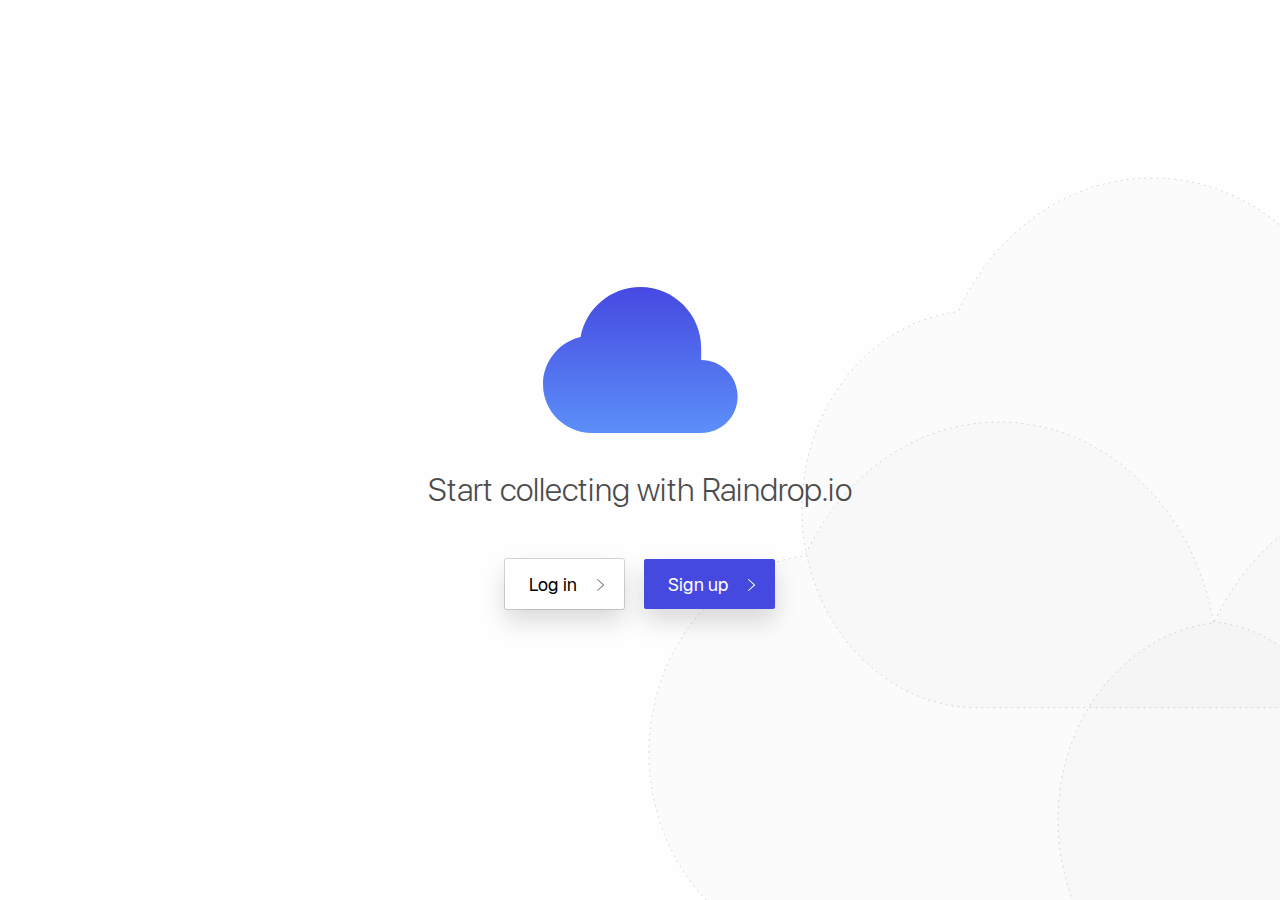
<file: welcome/welcome.html>
<!DOCTYPE html>
<html>
<head>
    <meta charset="utf-8">
    <title>Raindrop.io</title>
    <script src="../common/js/vendor.js?2"></script>
    <script src="../common/js/analytics.js?2" async></script>
    <link rel="chrome-webstore-item" href="https://chrome.google.com/webstore/detail/ldgfbffkinooeloadekpmfoklnobpien">
    <link href="welcome.css?2" rel="stylesheet" />
    <meta name="viewport" content="width=device-width, initial-scale=1.0, user-scalable=no" />

    <meta property="og:title" content="Raindrop.io">
    <meta property="og:site_name" content="Raindrop.io">
    <meta property="og:url" content="https://raindrop.io">
    <meta property="og:description" content="Feature-rich, attractive and easy-to-use bookmarking app">
    <meta property="fb:app_id" content="204807143019847">
    <meta property="og:type" content="product">
    <meta property="og:image" content="https://raindrop.io/other/welcome3/images/home.png">

    <meta name="twitter:card" content="summary_large_image">
    <meta name="twitter:site" content="https://raindrop.io">
    <meta name="twitter:title" content="Raindrop.io">
    <meta name="twitter:description" content="Feature-rich, attractive and easy-to-use bookmarking app">
    <meta name="twitter:image:src" content="https://raindrop.io/other/welcome3/images/home.png">
</head>
<body data-route="">
    <div id="welcome-content">
        <div class="absoluteLoading">
        <svg id="afterOpenIcon" width="48" height="37" viewBox="0 0 48 37" xmlns="http://www.w3.org/2000/svg" style="opacity:.2"><path d="M1.087163 25C.389109 23.478077 0 21.784688 0 20 0 13.81 4.69 8.72 10.7 8.07 13.21 3.28 18.22 0 24 0c7.28 0 13.35 5.19 14.71 12.07C43.89 12.44 48 16.72 48 22c0 1.045058-.160576 2.052839-.458384 3H1.087163zM12.5 37h24.08c.552285 0 1-.447715 1-1s-.447715-1-1-1H12.5c-.552285 0-1 .447715-1 1s.447715 1 1 1zm-6-4h36.080002c.552285 0 1-.447715 1-1s-.447715-1-1-1H6.5c-.552285 0-1 .447715-1 1s.447715 1 1 1zm-4-4h44.080002c.552285 0 1-.447715 1-1s-.447715-1-1-1H2.5c-.552285 0-1 .447715-1 1s.447715 1 1 1z" fill-rule="evenodd"/></svg>
        </div>
    </div>

    <script src="js/welcome.js?2"></script>
</body>
</html>
</file>
<file: import/app.css>
img,legend{border:0}legend,td,th{padding:0}a,a:hover{text-decoration:none}#drop-zone-info,#drop-zone-info *{pointer-events:none}*,a:active,a:hover{outline:0}body{margin:0}article,aside,details,figcaption,figure,footer,header,hgroup,main,menu,nav,section,summary{display:block}audio,canvas,progress,video{display:inline-block;vertical-align:baseline}audio:not([controls]){display:none;height:0}[hidden],template{display:none}a{background-color:transparent;color:#205c98}abbr[title]{border-bottom:1px dotted}b,optgroup,strong{font-weight:700}dfn{font-style:italic}h1{font-size:2em;margin:.67em 0}mark{background:#ff0;color:#000}small{font-size:80%}sub,sup{font-size:75%;line-height:0;position:relative;vertical-align:baseline}sup{top:-.5em}sub{bottom:-.25em}svg:not(:root){overflow:hidden}figure{margin:1em 40px}hr{box-sizing:content-box;height:0}pre,textarea{overflow:auto}code,kbd,pre,samp{font-family:monospace,monospace;font-size:1em}button,input,optgroup,select,textarea{color:inherit;font:inherit;margin:0}button{overflow:visible}button,select{text-transform:none}button,html input[type=button],input[type=reset],input[type=submit]{-webkit-appearance:button;cursor:pointer}button[disabled],html input[disabled]{cursor:default}button::-moz-focus-inner,input::-moz-focus-inner{border:0;padding:0}input{line-height:normal}input[type=checkbox],input[type=radio]{box-sizing:border-box;padding:0}input[type=number]::-webkit-inner-spin-button,input[type=number]::-webkit-outer-spin-button{height:auto}fieldset{border:1px solid silver;margin:0 2px;padding:.35em .625em .75em}table{border-collapse:collapse;border-spacing:0}a:hover{color:#1a4a7a}.overflow-text{white-space:nowrap;overflow:hidden;text-overflow:ellipsis;word-wrap:break-word}.overflow-visible{overflow:visible!important;-webkit-overflow-scrolling:touch}.noselect{-webkit-touch-callout:none;-webkit-user-select:none;-moz-user-select:none;-ms-user-select:none;user-select:none}.hidden{display:none!important}#app-content,#drop-zone-info{display:-webkit-flex;display:-ms-flexbox}.invisible{visibility:hidden!important}.no-opacity{opacity:0!important}.pull-left{float:left}.pull-right{float:right}.action-icon.google-signin,.action-icon.google-signin:hover{background:#dd4b39;color:#fff;border-radius:3px;width:500px}.action-icon.google-signin .icn,.action-icon.google-signin:hover .icn{fill:#fff}#drop-zone-info{position:fixed;left:0;top:0;right:0;bottom:0;z-index:999999999999;background:rgba(255,255,255,.9);display:flex;-webkit-align-items:center;-ms-flex-align:center;align-items:center;-webkit-justify-content:center;-ms-flex-pack:center;justify-content:center;text-align:center}#drop-zone-info strong{margin-top:30px;margin-bottom:10px;font-size:28px;font-weight:500;display:block}#drop-zone-info span{color:#000;font-size:16px;opacity:.6}.file-limit-widget{-webkit-flex:1;-ms-flex:1;flex:1;display:block;color:#727272;line-height:22px}.file-limit-widget>div{font-size:14px}.file-limit-widget progress{margin-top:5px;width:100%;max-width:250px;display:block}.rotating-animation{-webkit-animation-name:spinnerRotate;animation-name:spinnerRotate;-webkit-animation-duration:1s;animation-duration:1s;-webkit-animation-iteration-count:infinite;animation-iteration-count:infinite;-webkit-animation-timing-function:ease-in-out;animation-timing-function:ease-in-out}.colorful-preloader{-webkit-animation-name:colorfulSpinnerRotate;animation-name:colorfulSpinnerRotate;-webkit-animation-duration:1s;animation-duration:1s;-webkit-animation-iteration-count:infinite;animation-iteration-count:infinite;-webkit-animation-timing-function:linear;animation-timing-function:linear}.main-content.loading{transition:opacity .2s ease-in-out;transition-delay:.2s;position:relative;opacity:.6;pointer-events:none;min-height:150px}.main-content.loading *{pointer-events:none!important}.main-content.loading .loading-placeholder{position:absolute;left:50%;top:74px;-webkit-animation:preloaderPause .5s ease-in-out;animation:preloaderPause .5s ease-in-out;border-radius:50%;box-shadow:0 0 0 1px rgba(0,0,0,.05),0 10px 20px rgba(0,0,0,.2);margin-left:-23px;z-index:10;display:block;height:46px;width:46px;background:#fff}.main-content.loading .loading-placeholder:before{content:" ";display:block;height:46px;width:46px;background:url(../common/images/refresh.svg) center no-repeat;-webkit-animation:spinPreloader .8s linear infinite;animation:spinPreloader .8s linear infinite}.icn,.icn-flag{display:inline-block;vertical-align:middle}@-webkit-keyframes dropZoneAnim{0%{opacity:0;-webkit-transform:scale(1.1);transform:scale(1.1)}100%{opacity:1;-webkit-transform:scale(1);transform:scale(1)}}@keyframes dropZoneAnim{0%{opacity:0;-webkit-transform:scale(1.1);transform:scale(1.1)}100%{opacity:1;-webkit-transform:scale(1);transform:scale(1)}}@-webkit-keyframes spinnerRotate{from{-webkit-transform:rotate(0)}to{-webkit-transform:rotate(360deg)}}@keyframes spinnerRotate{from{-webkit-transform:rotate(0)}to{-webkit-transform:rotate(360deg)}}@-webkit-keyframes colorfulSpinnerRotate{0%{-webkit-transform:rotate(0);transform:rotate(0);fill:#5856d6}50%{-webkit-transform:rotate(180deg);transform:rotate(180deg);fill:#32ba88}100%{-webkit-transform:rotate(360deg);transform:rotate(360deg);fill:#5856d6}}@keyframes colorfulSpinnerRotate{0%{-webkit-transform:rotate(0);transform:rotate(0);fill:#5856d6}50%{-webkit-transform:rotate(180deg);transform:rotate(180deg);fill:#32ba88}100%{-webkit-transform:rotate(360deg);transform:rotate(360deg);fill:#5856d6}}@font-face{font-family:'San Francisco';font-style:normal;font-weight:300;src:local('San Francisco Light'),local('.SFNSDisplay-Light'),url(../common/fonts/SF-UI-Display-Light.woff2) format('woff2'),url(../common/fonts/SF-UI-Display-Light.woff) format('woff')}@font-face{font-family:'San Francisco';font-style:normal;font-weight:400;src:local('San Francisco'),local('.SFNSDisplay-Regular'),url(../common/fonts/SF-UI-Display-Regular.woff2) format('woff2'),url(../common/fonts/SF-UI-Display-Regular.woff) format('woff')}@font-face{font-family:'San Francisco';font-style:normal;font-weight:500;src:local('San Francisco Medium'),local('.SFNSDisplay-Medium'),url(../common/fonts/SF-UI-Display-Medium.woff2) format('woff2'),url(../common/fonts/SF-UI-Display-Medium.woff) format('woff')}@font-face{font-family:'San Francisco';font-style:normal;font-weight:700;src:local('San Francisco Bold'),local('.SFNSDisplay-Bold'),url(../common/fonts/SF-UI-Display-Bold.woff2) format('woff2'),url(../common/fonts/SF-UI-Display-Bold.woff) format('woff')}body,button,html,input,select,textarea{font-family:-apple-system,"San Francisco","Helvetica Neue",Arial,sans-serif}html.Windows,html.Windows body,html.Windows button,html.Windows input,html.Windows select,html.Windows textarea{font-family:Arial,sans-serif}.icn{width:24px;height:24px}.icn.icn-small{width:18px;height:18px}.icn.icn-mac{width:22px;height:22px}.icn.icn-big{width:48px;height:48px}.icn.icn-red{fill:#da3931!important}.icn.icn-green{fill:#32ba88!important}.icn.icn-blue{fill:#2196f3!important}.icn.icn-orange{fill:#ff9100!important}.icn-circle{border-radius:50%}.icn-flag{position:relative}.icn-flag img{display:block;height:auto!important}.icn-flag:before{content:" ";position:absolute;z-index:1;width:100%;height:100%;top:0;left:0;box-shadow:inset 0 0 0 1px rgba(0,0,0,.15)}.anim-material-from-center{-webkit-animation:materialFromCenter .4s ease-in-out;animation:materialFromCenter .4s ease-in-out}.slideFromBottom{-webkit-animation:slideFromBottom .3s ease-in-out;animation:slideFromBottom .3s ease-in-out}@-webkit-keyframes materialExtra{0%,30%{-webkit-transform:translateY(15px);transform:translateY(15px);opacity:0}100%{-webkit-transform:translateY(0);transform:translateY(0);opacity:1}}@keyframes materialExtra{0%,30%{-webkit-transform:translateY(15px);transform:translateY(15px);opacity:0}100%{-webkit-transform:translateY(0);transform:translateY(0);opacity:1}}@-webkit-keyframes slideFromBottom{0%{-webkit-transform:translateY(20px) scale(1.005);transform:translateY(20px) scale(1.005);opacity:0}100%{-webkit-transform:translateY(0) scale(1);transform:translateY(0) scale(1);opacity:1}}@keyframes slideFromBottom{0%{-webkit-transform:translateY(20px) scale(1.005);transform:translateY(20px) scale(1.005);opacity:0}100%{-webkit-transform:translateY(0) scale(1);transform:translateY(0) scale(1);opacity:1}}@-webkit-keyframes bookmarksShow{0%{-webkit-transform:translateY(10px);transform:translateY(10px);opacity:0}50%{opacity:0}100%{-webkit-transform:translateY(0);transform:translateY(0);opacity:1}}@keyframes bookmarksShow{0%{-webkit-transform:translateY(10px);transform:translateY(10px);opacity:0}50%{opacity:0}100%{-webkit-transform:translateY(0);transform:translateY(0);opacity:1}}@-webkit-keyframes slideFromLeft{0%{-webkit-transform:translateX(20px) scale(1.01);transform:translateX(20px) scale(1.01);opacity:0}100%{-webkit-transform:translateX(0) scale(1);transform:translateX(0) scale(1);opacity:1}}@keyframes slideFromLeft{0%{-webkit-transform:translateX(20px) scale(1.01);transform:translateX(20px) scale(1.01);opacity:0}100%{-webkit-transform:translateX(0) scale(1);transform:translateX(0) scale(1);opacity:1}}@-webkit-keyframes materialCircle{0%{-webkit-transform:scale(0);transform:scale(0)}100%{-webkit-transform:scale(3);transform:scale(3)}}@keyframes materialCircle{0%{-webkit-transform:scale(0);transform:scale(0)}100%{-webkit-transform:scale(3);transform:scale(3)}}@-webkit-keyframes bgShow{0%{opacity:0}100%{opacity:1}}@keyframes bgShow{0%{opacity:0}100%{opacity:1}}@-webkit-keyframes dashboardShow{0%,30%{-webkit-transform:scale(1.01);transform:scale(1.01);opacity:0}100%{-webkit-transform:scale(1);transform:scale(1);opacity:1}}@keyframes dashboardShow{0%,30%{-webkit-transform:scale(1.01);transform:scale(1.01);opacity:0}100%{-webkit-transform:scale(1);transform:scale(1);opacity:1}}@-webkit-keyframes overlayShow{0%{background-color:rgba(0,0,0,0)}100%{background-color:rgba(0,0,0,.2)}}@keyframes overlayShow{0%{background-color:rgba(0,0,0,0)}100%{background-color:rgba(0,0,0,.2)}}@-webkit-keyframes overlayClose{100%{background-color:rgba(0,0,0,0)}0%{background-color:rgba(0,0,0,.2)}}@keyframes overlayClose{100%{background-color:rgba(0,0,0,0)}0%{background-color:rgba(0,0,0,.2)}}@-webkit-keyframes materialFromCenter{0%{-webkit-clip-path:circle(0 at 50% 50%);clip-path:circle(0 at 50% 50%)}100%{-webkit-clip-path:circle(400px at 50% 50%);clip-path:circle(400px at 50% 50%)}}@keyframes materialFromCenter{0%{-webkit-clip-path:circle(0 at 50% 50%);clip-path:circle(0 at 50% 50%)}100%{-webkit-clip-path:circle(400px at 50% 50%);clip-path:circle(400px at 50% 50%)}}@-webkit-keyframes materialFromTopCenter{0%{-webkit-clip-path:circle(0 at 50% 0);clip-path:circle(0 at 50% 0)}100%{-webkit-clip-path:circle(400px at 50% 50%);clip-path:circle(400px at 50% 50%)}}@keyframes materialFromTopCenter{0%{-webkit-clip-path:circle(0 at 50% 0);clip-path:circle(0 at 50% 0)}100%{-webkit-clip-path:circle(400px at 50% 50%);clip-path:circle(400px at 50% 50%)}}@-webkit-keyframes modalFromRightTop{0%{-webkit-clip-path:circle(0 at 100% 0);clip-path:circle(0 at 100% 0)}100%{-webkit-clip-path:circle(400px at 50% 50%);clip-path:circle(400px at 50% 50%)}}@keyframes modalFromRightTop{0%{-webkit-clip-path:circle(0 at 100% 0);clip-path:circle(0 at 100% 0)}100%{-webkit-clip-path:circle(400px at 50% 50%);clip-path:circle(400px at 50% 50%)}}@-webkit-keyframes modalFromRightTopClose{100%{-webkit-clip-path:circle(0 at 100% 0);clip-path:circle(0 at 100% 0)}0%{-webkit-clip-path:circle(400px at 50% 50%);clip-path:circle(400px at 50% 50%)}}@keyframes modalFromRightTopClose{100%{-webkit-clip-path:circle(0 at 100% 0);clip-path:circle(0 at 100% 0)}0%{-webkit-clip-path:circle(400px at 50% 50%);clip-path:circle(400px at 50% 50%)}}@-webkit-keyframes modalFromLeftBottom{0%{-webkit-clip-path:circle(0 at 0 100%);clip-path:circle(0 at 0 100%);-webkit-transform:translateY(10px);transform:translateY(10px)}100%{-webkit-clip-path:circle(400px at 50% 50%);clip-path:circle(400px at 50% 50%);-webkit-transform:translateY(0);transform:translateY(0)}}@keyframes modalFromLeftBottom{0%{-webkit-clip-path:circle(0 at 0 100%);clip-path:circle(0 at 0 100%);-webkit-transform:translateY(10px);transform:translateY(10px)}100%{-webkit-clip-path:circle(400px at 50% 50%);clip-path:circle(400px at 50% 50%);-webkit-transform:translateY(0);transform:translateY(0)}}@-webkit-keyframes modalFromLeftBottomClose{100%{-webkit-clip-path:circle(0 at 0 100%);clip-path:circle(0 at 0 100%);-webkit-transform:translateY(10px);transform:translateY(10px)}0%{-webkit-clip-path:circle(400px at 50% 50%);clip-path:circle(400px at 50% 50%);-webkit-transform:translateY(0);transform:translateY(0)}}@keyframes modalFromLeftBottomClose{100%{-webkit-clip-path:circle(0 at 0 100%);clip-path:circle(0 at 0 100%);-webkit-transform:translateY(10px);transform:translateY(10px)}0%{-webkit-clip-path:circle(400px at 50% 50%);clip-path:circle(400px at 50% 50%);-webkit-transform:translateY(0);transform:translateY(0)}}@-webkit-keyframes slideFromLeft{0%{-webkit-transform:translateX(-500px);transform:translateX(-500px)}100%{-webkit-transform:translateX(0);transform:translateX(0)}}@keyframes slideFromLeft{0%{-webkit-transform:translateX(-500px);transform:translateX(-500px)}100%{-webkit-transform:translateX(0);transform:translateX(0)}}@-webkit-keyframes slideFromRight{0%{-webkit-transform:translateX(500px);transform:translateX(500px)}100%{-webkit-transform:translateX(0);transform:translateX(0)}}@keyframes slideFromRight{0%{-webkit-transform:translateX(500px);transform:translateX(500px)}100%{-webkit-transform:translateX(0);transform:translateX(0)}}@-webkit-keyframes selectionBorder{0%,100%{border:1px dotted #fff}50%{border:3px dotted #fff}}@keyframes selectionBorder{0%,100%{border:1px dotted #fff}50%{border:3px dotted #fff}}.actions .action:active:before,.actions-grid li:active:before{pointer-events:none;border-radius:50%;content:" "}.actions .action,.actions-grid,.loadingbar{border-top:1px solid rgba(0,0,0,.1)}.actions-grid li,.topimg{border-bottom:1px solid rgba(0,0,0,.1)}@-webkit-keyframes firstRunBody{0%{opacity:0;-webkit-transform:scale(1.005);transform:scale(1.005)}100%{opacity:1;-webkit-transform:scale(1);transform:scale(1)}}@keyframes firstRunBody{0%{opacity:0;-webkit-transform:scale(1.005);transform:scale(1.005)}100%{opacity:1;-webkit-transform:scale(1);transform:scale(1)}}@-webkit-keyframes fallWithRotate{0%{-webkit-transform-origin:50% 50%;transform-origin:50% 50%;-webkit-transform:rotate(180deg) scale(0);transform:rotate(180deg) scale(0);box-shadow:inset 0 0 0 6px #fff}50%{-webkit-transform:rotate(-10deg) scale(1.1);transform:rotate(-10deg) scale(1.1)}75%{-webkit-transform:rotate(10deg) scale(.9);transform:rotate(10deg) scale(.9)}100%{-webkit-transform-origin:50% 50%;transform-origin:50% 50%;-webkit-transform:rotate(0) scale(1);transform:rotate(0) scale(1);box-shadow:none}}@keyframes fallWithRotate{0%{-webkit-transform-origin:50% 50%;transform-origin:50% 50%;-webkit-transform:rotate(180deg) scale(0);transform:rotate(180deg) scale(0);box-shadow:inset 0 0 0 6px #fff}50%{-webkit-transform:rotate(-10deg) scale(1.1);transform:rotate(-10deg) scale(1.1)}75%{-webkit-transform:rotate(10deg) scale(.9);transform:rotate(10deg) scale(.9)}100%{-webkit-transform-origin:50% 50%;transform-origin:50% 50%;-webkit-transform:rotate(0) scale(1);transform:rotate(0) scale(1);box-shadow:none}}@-webkit-keyframes svgCircleAnim{0%{-webkit-transform-origin:50% 50%;transform-origin:50% 50%;-webkit-transform:scale(0);transform:scale(0)}100%{-webkit-transform-origin:50% 50%;transform-origin:50% 50%;-webkit-transform:scale(1);transform:scale(1)}}@keyframes svgCircleAnim{0%{-webkit-transform-origin:50% 50%;transform-origin:50% 50%;-webkit-transform:scale(0);transform:scale(0)}100%{-webkit-transform-origin:50% 50%;transform-origin:50% 50%;-webkit-transform:scale(1);transform:scale(1)}}@-webkit-keyframes scaleBigToSmallOpacity{0%{-webkit-transform:scale(2);transform:scale(2);opacity:0}60%{-webkit-transform:scale(.7);transform:scale(.7);opacity:.2}100%{-webkit-transform:scale(1);transform:scale(1);opacity:0}}@keyframes scaleBigToSmallOpacity{0%{-webkit-transform:scale(2);transform:scale(2);opacity:0}60%{-webkit-transform:scale(.7);transform:scale(.7);opacity:.2}100%{-webkit-transform:scale(1);transform:scale(1);opacity:0}}@-webkit-keyframes elementNew{0%{background-color:#fff;-webkit-clip-path:circle(0 at 50% 50%);clip-path:circle(0 at 50% 50%)}25%,75%{background-color:#fffde2}50%{-webkit-clip-path:circle(400px at 50% 50%);clip-path:circle(400px at 50% 50%)}100%{background-color:#fff}}@keyframes elementNew{0%{background-color:#fff;-webkit-clip-path:circle(0 at 50% 50%);clip-path:circle(0 at 50% 50%)}25%,75%{background-color:#fffde2}50%{-webkit-clip-path:circle(400px at 50% 50%);clip-path:circle(400px at 50% 50%)}100%{background-color:#fff}}@-webkit-keyframes preloaderPause{0%,50%{opacity:0}100%{opacity:1}}@keyframes preloaderPause{0%,50%{opacity:0}100%{opacity:1}}@-webkit-keyframes spinPreloader{100%{-webkit-transform:rotate(360deg);transform:rotate(360deg)}}@keyframes spinPreloader{100%{-webkit-transform:rotate(360deg);transform:rotate(360deg)}}*{box-sizing:border-box}body,html{width:100%;height:100vh}html{-ms-text-size-adjust:100%;-webkit-text-size-adjust:100%;background:center fixed #f8f8f8;background-size:cover}body{font-size:15px}#app-content{min-height:100vh;display:flex;-webkit-align-items:center;-ms-flex-align:center;align-items:center;-webkit-justify-content:center;-ms-flex-pack:center;justify-content:center}.window{-webkit-animation:slideFromBottom .4s ease-in-out;animation:slideFromBottom .4s ease-in-out;margin:60px;width:700px;background:#fff;box-shadow:0 0 0 1px rgba(0,0,0,.1),0 1px 1px rgba(0,0,0,.1);position:relative}.window .badge{position:absolute;right:30px;top:-20px}.window .badge img{width:44px;height:44px;object-fit:scale-down}.window header{padding:30px}.window header h1{margin:0;padding:0;font-size:28px;font-weight:400}.window header h3{margin:10px 0 0;padding:0;font-weight:400;color:#727272}.actions-grid,.actions-grid li{list-style:none;margin:0;padding:0}.actions-grid{display:-webkit-flex;display:-ms-flexbox;display:flex;-webkit-flex-wrap:wrap;-ms-flex-wrap:wrap;flex-wrap:wrap;margin-bottom:-1px;margin-right:-1px}.actions-grid li{width:25%;border-right:1px solid rgba(0,0,0,.1);position:relative;overflow:hidden}.actions-grid li:hover{background:rgba(0,0,0,.03)}.actions-grid li:active:before{position:absolute;width:150px;height:150px;left:50%;top:50%;margin-left:-75px;margin-top:-75px;background:rgba(0,0,0,.1);-webkit-animation:materialCircle .2s ease-in-out;animation:materialCircle .2s ease-in-out;-webkit-transform:scale(3);transform:scale(3)}.actions-grid li a{text-align:center;display:block;padding:30px}.actions-grid li a span{display:block}.actions-grid li a .icon img{width:44px;height:44px;object-fit:scale-down}.actions-grid li a .text{padding-top:4px;text-transform:capitalize;font-weight:600;color:#333}.actions .action{display:-webkit-flex;display:-ms-flexbox;display:flex;-webkit-align-items:center;-ms-flex-align:center;align-items:center;padding:20px 30px;position:relative;overflow:hidden}.actions .action .icon{margin-right:30px}.actions .action .icon .icn{fill:rgba(0,0,0,.3)}.actions .action .text{font-size:18px}.actions .action .permalink{position:absolute;top:0;left:0;width:100%;height:100%}.actions .action:hover{background:rgba(0,0,0,.03)}.actions .action:active:before{position:absolute;width:300px;height:300px;left:50%;top:50%;margin-left:-150px;margin-top:-150px;background:rgba(0,0,0,.1);-webkit-animation:materialCircle .2s ease-in-out;animation:materialCircle .2s ease-in-out;-webkit-transform:scale(3);transform:scale(3)}.ghost-file{cursor:pointer;position:absolute;top:0;left:0;opacity:0;width:100%;height:100%}.loadingbar{padding:30px}.loadingbar figure{margin:0;background:rgba(0,0,0,.1);border-radius:8px}.loadingbar figure span{min-width:10px;display:block;height:8px;background:#2196f3;border-radius:8px;position:relative;overflow:hidden;transition:width .2s ease-in-out}.loadingbar figure span:after,.loadingbar figure span:before{opacity:.4;left:-40%;top:2px;content:" ";width:40%;height:4px;background:#fff;position:absolute;border-radius:8px;-webkit-animation:loadingbar 1.5s infinite ease-in-out;animation:loadingbar 1.5s infinite ease-in-out}.loadingbar figure span:after{-webkit-animation-delay:.6s;animation-delay:.6s}.loadingbar div.caption{margin-top:10px;color:rgba(0,0,0,.4)}.final-img{margin:0 20px;width:75px;height:108px;position:relative;border-radius:3px;box-shadow:inset 0 0 0 1px rgba(0,0,0,.1)}.final-img span{position:absolute;left:-20%;top:-10%;width:140%;height:2px;background:#2196f3;border-radius:50%;box-shadow:0 0 15px rgba(33,150,243,.5),0 5px 15px rgba(33,150,243,.5);-webkit-animation:finalimg 1.5s infinite ease-in-out;animation:finalimg 1.5s infinite ease-in-out}.final-img #file-img{display:block}.topimg{padding:30px;display:-webkit-flex;display:-ms-flexbox;display:flex;-webkit-justify-content:center;-ms-flex-pack:center;justify-content:center}@-webkit-keyframes loadingbar{0%{left:-40%}100%{left:140%}}@keyframes loadingbar{0%{left:-40%}100%{left:140%}}@-webkit-keyframes finalimg{0%,100%{top:-10%}70%{top:100%}}@keyframes finalimg{0%,100%{top:-10%}70%{top:100%}}@-webkit-keyframes finalimgicon{0%{margin-left:-30px;opacity:0;-webkit-transform:scale(1.1);transform:scale(1.1)}25%,75%{margin-left:0;opacity:1;-webkit-transform:scale(1);transform:scale(1)}100%{margin-left:30px;opacity:0;-webkit-transform:scale(1.1);transform:scale(1.1)}}@keyframes finalimgicon{0%{margin-left:-30px;opacity:0;-webkit-transform:scale(1.1);transform:scale(1.1)}25%,75%{margin-left:0;opacity:1;-webkit-transform:scale(1);transform:scale(1)}100%{margin-left:30px;opacity:0;-webkit-transform:scale(1.1);transform:scale(1.1)}}
</file>
<file: miniclipper/app.css>
img,legend{border:0}#drop-zone-info,#drop-zone-info *{pointer-events:none}figure,legend,td,th{padding:0}*,.Select-control:not(.is-searchable)>.Select-input,a:active,a:hover{outline:0}html{-ms-text-size-adjust:100%;-webkit-text-size-adjust:100%}body{margin:0}article,aside,details,figcaption,figure,footer,header,hgroup,main,menu,nav,section,summary{display:block}audio,canvas,progress,video{display:inline-block;vertical-align:baseline}audio:not([controls]){display:none;height:0}[hidden],template{display:none}a{background-color:transparent;color:#205c98;text-decoration:none}abbr[title]{border-bottom:1px dotted}dfn{font-style:italic}h1{font-size:2em;margin:.67em 0}mark{background:#ff0;color:#000}small{font-size:80%}sub,sup{font-size:75%;line-height:0;position:relative;vertical-align:baseline}sup{top:-.5em}sub{bottom:-.25em}img{vertical-align:middle}svg:not(:root){overflow:hidden}hr{box-sizing:content-box;height:0}*,.Select-loading{box-sizing:border-box}pre,textarea{overflow:auto}code,kbd,pre,samp{font-family:monospace,monospace;font-size:1em}button,input,optgroup,select,textarea{color:inherit;font:inherit;margin:0}button{overflow:visible}button,select{text-transform:none}button,html input[type=button],input[type=reset],input[type=submit]{-webkit-appearance:button;cursor:pointer}button[disabled],html input[disabled]{cursor:default}.is-searchable.is-focused:not(.is-open)>.Select-control,.is-searchable.is-open>.Select-control{cursor:text}button::-moz-focus-inner,input::-moz-focus-inner{border:0;padding:0}input{line-height:normal}input[type=checkbox],input[type=radio]{box-sizing:border-box;padding:0}input[type=number]::-webkit-inner-spin-button,input[type=number]::-webkit-outer-spin-button{height:auto}fieldset{border:1px solid silver;margin:0 2px;padding:.35em .625em .75em}table{border-collapse:collapse;border-spacing:0}a:hover{color:#1a4a7a;text-decoration:underline}.overflow-text,.picker-list .section{white-space:nowrap;overflow:hidden;text-overflow:ellipsis;word-wrap:break-word}.overflow-visible{overflow:visible!important;-webkit-overflow-scrolling:touch}.Select-item-icon,.action-link.clickable,.noselect{-webkit-touch-callout:none;-webkit-user-select:none;-moz-user-select:none;-ms-user-select:none;user-select:none}.hidden{display:none!important}.invisible{visibility:hidden!important}.no-opacity{opacity:0!important}.pull-left{float:left}.pull-right{float:right}.action-icon.google-signin,.action-icon.google-signin:hover{background:#dd4b39;color:#fff;border-radius:3px;width:500px}.action-icon.google-signin .icn,.action-icon.google-signin:hover .icn{fill:#fff}#drop-zone-info{position:fixed;left:0;top:0;right:0;bottom:0;z-index:999999999999;background:rgba(255,255,255,.9);display:-webkit-flex;display:-ms-flexbox;display:flex;-webkit-align-items:center;-ms-flex-align:center;align-items:center;-webkit-justify-content:center;-ms-flex-pack:center;justify-content:center;text-align:center}#drop-zone-info strong{margin-top:30px;margin-bottom:10px;font-size:28px;font-weight:500;display:block}#drop-zone-info span{color:#000;font-size:16px;opacity:.6}.file-limit-widget{-webkit-flex:1;-ms-flex:1;flex:1;display:block;color:#727272;line-height:22px}.file-limit-widget>div{font-size:14px}.file-limit-widget progress{margin-top:5px;width:100%;max-width:250px;display:block}.rotating-animation{-webkit-animation-name:spinnerRotate;animation-name:spinnerRotate;-webkit-animation-duration:1s;animation-duration:1s;-webkit-animation-iteration-count:infinite;animation-iteration-count:infinite;-webkit-animation-timing-function:ease-in-out;animation-timing-function:ease-in-out}.colorful-preloader{-webkit-animation-name:colorfulSpinnerRotate;animation-name:colorfulSpinnerRotate;-webkit-animation-duration:1s;animation-duration:1s;-webkit-animation-iteration-count:infinite;animation-iteration-count:infinite;-webkit-animation-timing-function:linear;animation-timing-function:linear}.main-content.loading{transition:opacity .2s ease-in-out;transition-delay:.3s;position:relative;opacity:.6;pointer-events:none;min-height:150px}.main-content.loading *{pointer-events:none!important}.main-content.loading .loading-placeholder{position:absolute;left:50%;top:74px;-webkit-animation:preloaderPause .5s ease-in-out;animation:preloaderPause .5s ease-in-out;border-radius:50%;box-shadow:0 0 0 1px rgba(0,0,0,.05),0 10px 20px rgba(0,0,0,.2);margin-left:-23px;z-index:10;display:block;height:46px;width:46px;background:#fff}.main-content.loading .loading-placeholder:before{content:" ";display:block;height:46px;width:46px;background:url(../common/images/refresh.svg) center no-repeat;-webkit-animation:spinPreloader .8s linear infinite;animation:spinPreloader .8s linear infinite}.icn,.icn-flag{display:inline-block;vertical-align:middle}@-webkit-keyframes dropZoneAnim{0%{opacity:0;-webkit-transform:scale(1.1);transform:scale(1.1)}100%{opacity:1;-webkit-transform:scale(1);transform:scale(1)}}@keyframes dropZoneAnim{0%{opacity:0;-webkit-transform:scale(1.1);transform:scale(1.1)}100%{opacity:1;-webkit-transform:scale(1);transform:scale(1)}}@-webkit-keyframes spinnerRotate{from{-webkit-transform:rotate(0)}to{-webkit-transform:rotate(360deg)}}@keyframes spinnerRotate{from{-webkit-transform:rotate(0)}to{-webkit-transform:rotate(360deg)}}@-webkit-keyframes colorfulSpinnerRotate{0%{-webkit-transform:rotate(0);transform:rotate(0);fill:#445bf4}50%{-webkit-transform:rotate(180deg);transform:rotate(180deg);fill:#32ba88}100%{-webkit-transform:rotate(360deg);transform:rotate(360deg);fill:#445bf4}}@keyframes colorfulSpinnerRotate{0%{-webkit-transform:rotate(0);transform:rotate(0);fill:#445bf4}50%{-webkit-transform:rotate(180deg);transform:rotate(180deg);fill:#32ba88}100%{-webkit-transform:rotate(360deg);transform:rotate(360deg);fill:#445bf4}}@font-face{font-family:'San Francisco';font-style:normal;font-weight:300;src:local('San Francisco Light'),local('.SFNSDisplay-Light'),url(../common/fonts/SF-UI-Display-Light.woff2) format('woff2'),url(../common/fonts/SF-UI-Display-Light.woff) format('woff')}@font-face{font-family:'San Francisco';font-style:normal;font-weight:400;src:local('San Francisco'),local('.SFNSDisplay-Regular'),url(../common/fonts/SF-UI-Display-Regular.woff2) format('woff2'),url(../common/fonts/SF-UI-Display-Regular.woff) format('woff')}@font-face{font-family:'San Francisco';font-style:normal;font-weight:500;src:local('San Francisco Medium'),local('.SFNSDisplay-Medium'),url(../common/fonts/SF-UI-Display-Medium.woff2) format('woff2'),url(../common/fonts/SF-UI-Display-Medium.woff) format('woff')}@font-face{font-family:'San Francisco';font-style:normal;font-weight:700;src:local('San Francisco Bold'),local('.SFNSDisplay-Bold'),url(../common/fonts/SF-UI-Display-Bold.woff2) format('woff2'),url(../common/fonts/SF-UI-Display-Bold.woff) format('woff')}body,button,html,input,select,textarea{font-family:-apple-system,"San Francisco","Helvetica Neue",Arial,sans-serif}html.Windows,html.Windows body,html.Windows button,html.Windows input,html.Windows select,html.Windows textarea{font-family:Arial,sans-serif}.icn{width:24px;height:24px}.icn.icn-small{width:18px;height:18px}.icn.icn-mac{width:22px;height:22px}.icn.icn-big{width:48px;height:48px}.icn.icn-red{fill:#da3931!important}.icn.icn-green{fill:#32ba88!important}.icn.icn-blue{fill:#2196f3!important}.icn.icn-orange{fill:#ff9100!important}.icn-circle{border-radius:50%}.icn-flag{position:relative}.icn-flag img{display:block;height:auto!important}.icn-flag:before{content:" ";position:absolute;z-index:1;width:100%;height:100%;top:0;left:0;box-shadow:inset 0 0 0 1px rgba(0,0,0,.15)}.ball-rotate,.ball-rotate>div{position:relative}.ball-pulse-sync>div,.ball-pulse>div{width:15px;height:15px;background-color:#fff;border-radius:100%;margin:2px;display:inline-block}.ball-pulse>div:nth-child(0){-webkit-animation:scale .75s 0s infinite cubic-bezier(.2,.68,.18,1.08);animation:scale .75s 0s infinite cubic-bezier(.2,.68,.18,1.08)}.ball-pulse>div:nth-child(1){-webkit-animation:scale .75s .12s infinite cubic-bezier(.2,.68,.18,1.08);animation:scale .75s .12s infinite cubic-bezier(.2,.68,.18,1.08)}.ball-pulse>div:nth-child(2){-webkit-animation:scale .75s .24s infinite cubic-bezier(.2,.68,.18,1.08);animation:scale .75s .24s infinite cubic-bezier(.2,.68,.18,1.08)}.ball-pulse>div:nth-child(3){-webkit-animation:scale .75s .36s infinite cubic-bezier(.2,.68,.18,1.08);animation:scale .75s .36s infinite cubic-bezier(.2,.68,.18,1.08)}.ball-pulse>div{-webkit-animation-fill-mode:both;animation-fill-mode:both}.ball-pulse-sync>div:nth-child(0){-webkit-animation:ball-pulse-sync .6s 0s infinite ease-in-out;animation:ball-pulse-sync .6s 0s infinite ease-in-out}.ball-pulse-sync>div:nth-child(1){-webkit-animation:ball-pulse-sync .6s 70ms infinite ease-in-out;animation:ball-pulse-sync .6s 70ms infinite ease-in-out}.ball-pulse-sync>div:nth-child(2){-webkit-animation:ball-pulse-sync .6s .14s infinite ease-in-out;animation:ball-pulse-sync .6s .14s infinite ease-in-out}.ball-pulse-sync>div:nth-child(3){-webkit-animation:ball-pulse-sync .6s .21s infinite ease-in-out;animation:ball-pulse-sync .6s .21s infinite ease-in-out}.ball-pulse-sync>div{-webkit-animation-fill-mode:both;animation-fill-mode:both}.ball-scale>div{background-color:#fff;border-radius:100%;margin:2px;display:inline-block;height:60px;width:60px;-webkit-animation:ball-scale 1s 0s ease-in-out infinite;animation:ball-scale 1s 0s ease-in-out infinite}.ball-rotate>div,.ball-rotate>div:after,.ball-rotate>div:before{background-color:#fff;width:15px;height:15px;border-radius:100%;margin:2px}.ball-rotate>div{-webkit-animation-fill-mode:both;animation-fill-mode:both}.ball-rotate>div:first-child{-webkit-animation:rotate 1s 0s cubic-bezier(.7,-.13,.22,.86) infinite;animation:rotate 1s 0s cubic-bezier(.7,-.13,.22,.86) infinite}.ball-rotate>div:after,.ball-rotate>div:before{content:"";position:absolute;opacity:.8}.ball-rotate>div:before{top:0;left:-28px}.ball-rotate>div:after{top:0;left:25px}.ball-clip-rotate>div{border-radius:100%;margin:2px;border:2px solid #fff;border-bottom-color:transparent;height:25px;width:25px;background:0 0!important;display:inline-block;-webkit-animation:rotate .75s 0s linear infinite;animation:rotate .75s 0s linear infinite}.ball-clip-rotate-pulse{position:relative;-webkit-transform:translateY(-15px);transform:translateY(-15px)}.ball-clip-rotate-pulse>div{-webkit-animation-fill-mode:both;animation-fill-mode:both;position:absolute;top:0;left:0;border-radius:100%}.ball-clip-rotate-pulse>div:first-child{background:#fff;height:16px;width:16px;top:9px;left:9px;-webkit-animation:scale 1s 0s cubic-bezier(.09,.57,.49,.9) infinite;animation:scale 1s 0s cubic-bezier(.09,.57,.49,.9) infinite}.ball-clip-rotate-pulse>div:last-child{position:absolute;width:30px;height:30px;background:0 0;border:2px solid;border-color:#fff transparent;-webkit-animation:rotate 1s 0s cubic-bezier(.09,.57,.49,.9) infinite;animation:rotate 1s 0s cubic-bezier(.09,.57,.49,.9) infinite;-webkit-animation-duration:1s;animation-duration:1s}.ball-beat>div,.ball-scale-multiple>div{background-color:#fff;border-radius:100%}.ball-clip-rotate-multiple{position:relative}.ball-clip-rotate-multiple>div{position:absolute;left:0;top:0;border:2px solid #fff;border-bottom-color:transparent;border-top-color:transparent;border-radius:100%;height:35px;width:35px;-webkit-animation:rotate 1s 0s ease-in-out infinite;animation:rotate 1s 0s ease-in-out infinite}.ball-clip-rotate-multiple>div:last-child{display:inline-block;top:10px;left:10px;width:15px;height:15px;-webkit-animation-duration:.5s;animation-duration:.5s;border-color:#fff transparent;-webkit-animation-direction:reverse;animation-direction:reverse}.ball-scale-ripple>div{height:50px;width:50px;border-radius:100%;border:2px solid #fff;-webkit-animation:ball-scale-ripple 1s 0s infinite cubic-bezier(.21,.53,.56,.8);animation:ball-scale-ripple 1s 0s infinite cubic-bezier(.21,.53,.56,.8)}.ball-scale-ripple-multiple{position:relative;-webkit-transform:translateY(-25px);transform:translateY(-25px)}.ball-scale-ripple-multiple>div:nth-child(0){-webkit-animation-delay:-.2s;animation-delay:-.2s}.ball-scale-ripple-multiple>div:nth-child(1){-webkit-animation-delay:0s;animation-delay:0s}.ball-scale-ripple-multiple>div:nth-child(2){-webkit-animation-delay:.2s;animation-delay:.2s}.ball-scale-ripple-multiple>div:nth-child(3){-webkit-animation-delay:.4s;animation-delay:.4s}.ball-scale-ripple-multiple>div{position:absolute;top:0;left:0;width:50px;height:50px;border-radius:100%;border:2px solid #fff;-webkit-animation:ball-scale-ripple-multiple 1.25s 0s infinite cubic-bezier(.21,.53,.56,.8);animation:ball-scale-ripple-multiple 1.25s 0s infinite cubic-bezier(.21,.53,.56,.8)}.ball-beat>div{width:15px;height:15px;margin:2px;display:inline-block;-webkit-animation:ball-beat .7s 0s infinite linear;animation:ball-beat .7s 0s infinite linear}.ball-beat>div:nth-child(2n-1){-webkit-animation-delay:.35s!important;animation-delay:.35s!important}.ball-scale-multiple{position:relative;-webkit-transform:translateY(-30px);transform:translateY(-30px)}.ball-scale-multiple>div:nth-child(2){-webkit-animation-delay:.2s;animation-delay:.2s}.ball-scale-multiple>div:nth-child(3){-webkit-animation-delay:.4s;animation-delay:.4s}.ball-scale-multiple>div{position:absolute;left:0;top:0;opacity:0;margin:0;width:60px;height:60px;-webkit-animation:ball-scale-multiple 1s 0s linear infinite;animation:ball-scale-multiple 1s 0s linear infinite}.ball-triangle-path>div:nth-child(1),.ball-triangle-path>div:nth-child(2){-webkit-animation-duration:2s;-webkit-animation-timing-function:ease-in-out;-webkit-animation-iteration-count:infinite}.ball-triangle-path{position:relative;-webkit-transform:translate(-25px,-25px);transform:translate(-25px,-25px)}.ball-triangle-path>div:nth-child(1){-webkit-animation-name:ball-triangle-path-1;animation-name:ball-triangle-path-1;-webkit-animation-delay:0;animation-delay:0;animation-duration:2s;animation-timing-function:ease-in-out;animation-iteration-count:infinite}.ball-triangle-path>div:nth-child(2){-webkit-animation-name:ball-triangle-path-2;animation-name:ball-triangle-path-2;-webkit-animation-delay:0;animation-delay:0;animation-duration:2s;animation-timing-function:ease-in-out;animation-iteration-count:infinite}.ball-triangle-path>div:nth-child(3){-webkit-animation-name:ball-triangle-path-3;animation-name:ball-triangle-path-3;-webkit-animation-delay:0;animation-delay:0;-webkit-animation-duration:2s;animation-duration:2s;-webkit-animation-timing-function:ease-in-out;animation-timing-function:ease-in-out;-webkit-animation-iteration-count:infinite;animation-iteration-count:infinite}.ball-triangle-path>div{-webkit-animation-fill-mode:both;animation-fill-mode:both;position:absolute;width:10px;height:10px;border-radius:100%;border:1px solid #fff}.ball-grid-beat>div,.ball-pulse-rise>div{-webkit-animation-fill-mode:both;-webkit-animation-iteration-count:infinite}.ball-grid-beat>div,.ball-grid-pulse>div,.ball-pulse-rise>div{height:15px;border-radius:100%;display:inline-block;background-color:#fff;margin:2px}.ball-triangle-path>div:nth-of-type(1){top:50px}.ball-triangle-path>div:nth-of-type(2){left:25px}.ball-triangle-path>div:nth-of-type(3){top:50px;left:50px}.ball-pulse-rise>div{width:15px;animation-fill-mode:both;-webkit-animation-duration:1s;animation-duration:1s;-webkit-animation-timing-function:cubic-bezier(.15,.46,.9,.6);animation-timing-function:cubic-bezier(.15,.46,.9,.6);animation-iteration-count:infinite;-webkit-animation-delay:0;animation-delay:0}.ball-pulse-rise>div:nth-child(2n){-webkit-animation-name:ball-pulse-rise-even;animation-name:ball-pulse-rise-even}.ball-pulse-rise>div:nth-child(2n-1){-webkit-animation-name:ball-pulse-rise-odd;animation-name:ball-pulse-rise-odd}.ball-grid-beat{width:57px}.ball-grid-beat>div:nth-child(1){-webkit-animation-delay:.36s;animation-delay:.36s;-webkit-animation-duration:.96s;animation-duration:.96s}.ball-grid-beat>div:nth-child(2){-webkit-animation-delay:.4s;animation-delay:.4s;-webkit-animation-duration:.93s;animation-duration:.93s}.ball-grid-beat>div:nth-child(3){-webkit-animation-delay:.68s;animation-delay:.68s;-webkit-animation-duration:1.19s;animation-duration:1.19s}.ball-grid-beat>div:nth-child(4){-webkit-animation-delay:.41s;animation-delay:.41s;-webkit-animation-duration:1.13s;animation-duration:1.13s}.ball-grid-beat>div:nth-child(5){-webkit-animation-delay:.71s;animation-delay:.71s;-webkit-animation-duration:1.34s;animation-duration:1.34s}.ball-grid-beat>div:nth-child(6){-webkit-animation-delay:-.15s;animation-delay:-.15s;-webkit-animation-duration:.94s;animation-duration:.94s}.ball-grid-beat>div:nth-child(7){-webkit-animation-delay:-.12s;animation-delay:-.12s;-webkit-animation-duration:1.2s;animation-duration:1.2s}.ball-grid-beat>div:nth-child(8){-webkit-animation-delay:10ms;animation-delay:10ms;-webkit-animation-duration:.82s;animation-duration:.82s}.ball-grid-beat>div:nth-child(9){-webkit-animation-delay:.32s;animation-delay:.32s;-webkit-animation-duration:1.19s;animation-duration:1.19s}.ball-grid-beat>div{width:15px;animation-fill-mode:both;float:left;-webkit-animation-name:ball-grid-beat;animation-name:ball-grid-beat;animation-iteration-count:infinite;-webkit-animation-delay:0;animation-delay:0}.ball-grid-pulse{width:57px}.ball-grid-pulse>div:nth-child(1){-webkit-animation-delay:-60ms;animation-delay:-60ms;-webkit-animation-duration:.72s;animation-duration:.72s}.ball-grid-pulse>div:nth-child(2){-webkit-animation-delay:.25s;animation-delay:.25s;-webkit-animation-duration:1.02s;animation-duration:1.02s}.ball-grid-pulse>div:nth-child(3){-webkit-animation-delay:-.17s;animation-delay:-.17s;-webkit-animation-duration:1.28s;animation-duration:1.28s}.ball-grid-pulse>div:nth-child(4){-webkit-animation-delay:.48s;animation-delay:.48s;-webkit-animation-duration:1.42s;animation-duration:1.42s}.ball-grid-pulse>div:nth-child(5){-webkit-animation-delay:.31s;animation-delay:.31s;-webkit-animation-duration:1.45s;animation-duration:1.45s}.ball-grid-pulse>div:nth-child(6){-webkit-animation-delay:30ms;animation-delay:30ms;-webkit-animation-duration:1.18s;animation-duration:1.18s}.ball-grid-pulse>div:nth-child(7){-webkit-animation-delay:.46s;animation-delay:.46s;-webkit-animation-duration:.87s;animation-duration:.87s}.ball-grid-pulse>div:nth-child(8){-webkit-animation-delay:.78s;animation-delay:.78s;-webkit-animation-duration:1.45s;animation-duration:1.45s}.ball-grid-pulse>div:nth-child(9){-webkit-animation-delay:.45s;animation-delay:.45s;-webkit-animation-duration:1.06s;animation-duration:1.06s}.ball-grid-pulse>div{width:15px;-webkit-animation-fill-mode:both;animation-fill-mode:both;float:left;-webkit-animation-name:ball-grid-pulse;animation-name:ball-grid-pulse;-webkit-animation-iteration-count:infinite;animation-iteration-count:infinite;-webkit-animation-delay:0;animation-delay:0}.ball-spin-fade-loader{position:relative}.ball-spin-fade-loader>div:nth-child(1){top:25px;left:0;-webkit-animation:ball-spin-fade-loader 1s 0s infinite linear;animation:ball-spin-fade-loader 1s 0s infinite linear}.ball-spin-fade-loader>div:nth-child(2){top:17.05px;left:17.05px;-webkit-animation:ball-spin-fade-loader 1s .12s infinite linear;animation:ball-spin-fade-loader 1s .12s infinite linear}.ball-spin-fade-loader>div:nth-child(3){top:0;left:25px;-webkit-animation:ball-spin-fade-loader 1s .24s infinite linear;animation:ball-spin-fade-loader 1s .24s infinite linear}.ball-spin-fade-loader>div:nth-child(4){top:-17.05px;left:17.05px;-webkit-animation:ball-spin-fade-loader 1s .36s infinite linear;animation:ball-spin-fade-loader 1s .36s infinite linear}.ball-spin-fade-loader>div:nth-child(5){top:-25px;left:0;-webkit-animation:ball-spin-fade-loader 1s .48s infinite linear;animation:ball-spin-fade-loader 1s .48s infinite linear}.ball-spin-fade-loader>div:nth-child(6){top:-17.05px;left:-17.05px;-webkit-animation:ball-spin-fade-loader 1s .6s infinite linear;animation:ball-spin-fade-loader 1s .6s infinite linear}.ball-spin-fade-loader>div:nth-child(7){top:0;left:-25px;-webkit-animation:ball-spin-fade-loader 1s .72s infinite linear;animation:ball-spin-fade-loader 1s .72s infinite linear}.ball-spin-fade-loader>div:nth-child(8){top:17.05px;left:-17.05px;-webkit-animation:ball-spin-fade-loader 1s .84s infinite linear;animation:ball-spin-fade-loader 1s .84s infinite linear}.ball-spin-fade-loader>div,.ball-spin-loader>div{-webkit-animation-fill-mode:both;width:15px;height:15px;border-radius:100%}.ball-spin-fade-loader>div{background-color:#fff;margin:2px;animation-fill-mode:both;position:absolute}.ball-spin-loader{position:relative}.ball-spin-loader>span:nth-child(1){top:45px;left:0;-webkit-animation:ball-spin-loader 2s .9s infinite linear;animation:ball-spin-loader 2s .9s infinite linear}.ball-spin-loader>span:nth-child(2){top:30.68px;left:30.68px;-webkit-animation:ball-spin-loader 2s 1.8s infinite linear;animation:ball-spin-loader 2s 1.8s infinite linear}.ball-spin-loader>span:nth-child(3){top:0;left:45px;-webkit-animation:ball-spin-loader 2s 2.7s infinite linear;animation:ball-spin-loader 2s 2.7s infinite linear}.ball-spin-loader>span:nth-child(4){top:-30.68px;left:30.68px;-webkit-animation:ball-spin-loader 2s 3.6s infinite linear;animation:ball-spin-loader 2s 3.6s infinite linear}.ball-spin-loader>span:nth-child(5){top:-45px;left:0;-webkit-animation:ball-spin-loader 2s 4.5s infinite linear;animation:ball-spin-loader 2s 4.5s infinite linear}.ball-spin-loader>span:nth-child(6){top:-30.68px;left:-30.68px;-webkit-animation:ball-spin-loader 2s 5.4s infinite linear;animation:ball-spin-loader 2s 5.4s infinite linear}.ball-spin-loader>span:nth-child(7){top:0;left:-45px;-webkit-animation:ball-spin-loader 2s 6.3s infinite linear;animation:ball-spin-loader 2s 6.3s infinite linear}.ball-spin-loader>span:nth-child(8){top:30.68px;left:-30.68px;-webkit-animation:ball-spin-loader 2s 7.2s infinite linear;animation:ball-spin-loader 2s 7.2s infinite linear}.ball-spin-loader>div{animation-fill-mode:both;position:absolute;background:green}.ball-zig-zag-deflect>div,.ball-zig-zag>div{background-color:#fff;width:15px;height:15px;border-radius:100%;margin:2px 2px 2px 15px;top:30px;left:30px}.ball-zig-zag{position:relative;-webkit-transform:translate(-15px,-15px);transform:translate(-15px,-15px)}.ball-zig-zag>div{-webkit-animation-fill-mode:both;animation-fill-mode:both;position:absolute}.ball-zig-zag>div:first-child{-webkit-animation:ball-zig .7s 0s infinite linear;animation:ball-zig .7s 0s infinite linear}.ball-zig-zag>div:last-child{-webkit-animation:ball-zag .7s 0s infinite linear;animation:ball-zag .7s 0s infinite linear}.ball-zig-zag-deflect{position:relative;-webkit-transform:translate(-15px,-15px);transform:translate(-15px,-15px)}.ball-zig-zag-deflect>div{-webkit-animation-fill-mode:both;animation-fill-mode:both;position:absolute}.line-scale-party>div,.line-scale-pulse-out-rapid>div,.line-scale-pulse-out>div{width:4px;height:35px;display:inline-block}.line-scale-party>div,.line-scale-pulse-out-rapid>div,.line-scale-pulse-out>div,.line-scale>div,.line-spin-fade-loader>div{margin:2px;background-color:#fff;border-radius:2px}.ball-zig-zag-deflect>div:first-child{-webkit-animation:ball-zig-deflect 1.5s 0s infinite linear;animation:ball-zig-deflect 1.5s 0s infinite linear}.ball-zig-zag-deflect>div:last-child{-webkit-animation:ball-zag-deflect 1.5s 0s infinite linear;animation:ball-zag-deflect 1.5s 0s infinite linear}.line-scale>div:nth-child(1){-webkit-animation:line-scale 1s .1s infinite cubic-bezier(.2,.68,.18,1.08);animation:line-scale 1s .1s infinite cubic-bezier(.2,.68,.18,1.08)}.line-scale>div:nth-child(2){-webkit-animation:line-scale 1s .2s infinite cubic-bezier(.2,.68,.18,1.08);animation:line-scale 1s .2s infinite cubic-bezier(.2,.68,.18,1.08)}.line-scale>div:nth-child(3){-webkit-animation:line-scale 1s .3s infinite cubic-bezier(.2,.68,.18,1.08);animation:line-scale 1s .3s infinite cubic-bezier(.2,.68,.18,1.08)}.line-scale>div:nth-child(4){-webkit-animation:line-scale 1s .4s infinite cubic-bezier(.2,.68,.18,1.08);animation:line-scale 1s .4s infinite cubic-bezier(.2,.68,.18,1.08)}.line-scale>div:nth-child(5){-webkit-animation:line-scale 1s .5s infinite cubic-bezier(.2,.68,.18,1.08);animation:line-scale 1s .5s infinite cubic-bezier(.2,.68,.18,1.08)}.line-scale>div{-webkit-animation-fill-mode:both;animation-fill-mode:both;display:inline-block}.line-scale-party>div:nth-child(1){-webkit-animation-delay:.77s;animation-delay:.77s;-webkit-animation-duration:1.26s;animation-duration:1.26s}.line-scale-party>div:nth-child(2){-webkit-animation-delay:.29s;animation-delay:.29s;-webkit-animation-duration:.43s;animation-duration:.43s}.line-scale-party>div:nth-child(3){-webkit-animation-delay:.28s;animation-delay:.28s;-webkit-animation-duration:1.01s;animation-duration:1.01s}.line-scale-party>div:nth-child(4){-webkit-animation-delay:.74s;animation-delay:.74s;-webkit-animation-duration:.73s;animation-duration:.73s}.line-scale-party>div{-webkit-animation-fill-mode:both;animation-fill-mode:both;-webkit-animation-name:line-scale-party;animation-name:line-scale-party;-webkit-animation-iteration-count:infinite;animation-iteration-count:infinite;-webkit-animation-delay:0;animation-delay:0}.line-scale-pulse-out>div{-webkit-animation:line-scale-pulse-out .9s 0s infinite cubic-bezier(.85,.25,.37,.85);animation:line-scale-pulse-out .9s 0s infinite cubic-bezier(.85,.25,.37,.85)}.line-scale-pulse-out>div:nth-child(2),.line-scale-pulse-out>div:nth-child(4){-webkit-animation-delay:.2s!important;animation-delay:.2s!important}.line-scale-pulse-out>div:nth-child(1),.line-scale-pulse-out>div:nth-child(5){-webkit-animation-delay:.4s!important;animation-delay:.4s!important}.line-scale-pulse-out-rapid>div{-webkit-animation:line-scale-pulse-out-rapid .9s 0s infinite cubic-bezier(.11,.49,.38,.78);animation:line-scale-pulse-out-rapid .9s 0s infinite cubic-bezier(.11,.49,.38,.78)}.line-scale-pulse-out-rapid>div:nth-child(2),.line-scale-pulse-out-rapid>div:nth-child(4){-webkit-animation-delay:.25s!important;animation-delay:.25s!important}.line-scale-pulse-out-rapid>div:nth-child(1),.line-scale-pulse-out-rapid>div:nth-child(5){-webkit-animation-delay:.5s!important;animation-delay:.5s!important}.line-spin-fade-loader{position:relative}.line-spin-fade-loader>div:nth-child(1){top:20px;left:0;-webkit-animation:line-spin-fade-loader 1.2s .12s infinite ease-in-out;animation:line-spin-fade-loader 1.2s .12s infinite ease-in-out}.line-spin-fade-loader>div:nth-child(2){top:13.64px;left:13.64px;-webkit-transform:rotate(-45deg);transform:rotate(-45deg);-webkit-animation:line-spin-fade-loader 1.2s .24s infinite ease-in-out;animation:line-spin-fade-loader 1.2s .24s infinite ease-in-out}.line-spin-fade-loader>div:nth-child(3){top:0;left:20px;-webkit-transform:rotate(90deg);transform:rotate(90deg);-webkit-animation:line-spin-fade-loader 1.2s .36s infinite ease-in-out;animation:line-spin-fade-loader 1.2s .36s infinite ease-in-out}.line-spin-fade-loader>div:nth-child(4){top:-13.64px;left:13.64px;-webkit-transform:rotate(45deg);transform:rotate(45deg);-webkit-animation:line-spin-fade-loader 1.2s .48s infinite ease-in-out;animation:line-spin-fade-loader 1.2s .48s infinite ease-in-out}.line-spin-fade-loader>div:nth-child(5){top:-20px;left:0;-webkit-animation:line-spin-fade-loader 1.2s .6s infinite ease-in-out;animation:line-spin-fade-loader 1.2s .6s infinite ease-in-out}.line-spin-fade-loader>div:nth-child(6){top:-13.64px;left:-13.64px;-webkit-transform:rotate(-45deg);transform:rotate(-45deg);-webkit-animation:line-spin-fade-loader 1.2s .72s infinite ease-in-out;animation:line-spin-fade-loader 1.2s .72s infinite ease-in-out}.line-spin-fade-loader>div:nth-child(7){top:0;left:-20px;-webkit-transform:rotate(90deg);transform:rotate(90deg);-webkit-animation:line-spin-fade-loader 1.2s .84s infinite ease-in-out;animation:line-spin-fade-loader 1.2s .84s infinite ease-in-out}.line-spin-fade-loader>div:nth-child(8){top:13.64px;left:-13.64px;-webkit-transform:rotate(45deg);transform:rotate(45deg);-webkit-animation:line-spin-fade-loader 1.2s .96s infinite ease-in-out;animation:line-spin-fade-loader 1.2s .96s infinite ease-in-out}.line-spin-fade-loader>div{-webkit-animation-fill-mode:both;animation-fill-mode:both;position:absolute;width:5px;height:15px}.triangle-skew-spin>div{width:0;height:0;border-left:20px solid transparent;border-right:20px solid transparent;border-bottom:20px solid #fff;-webkit-animation:triangle-skew-spin 3s 0s cubic-bezier(.09,.57,.49,.9) infinite;animation:triangle-skew-spin 3s 0s cubic-bezier(.09,.57,.49,.9) infinite}.square-spin>div{width:50px;height:50px;background:#fff;border:1px solid red;-webkit-animation:square-spin 3s 0s cubic-bezier(.09,.57,.49,.9) infinite;animation:square-spin 3s 0s cubic-bezier(.09,.57,.49,.9) infinite}.pacman>div:first-of-type,.pacman>div:nth-child(2){width:0;height:0;border-right:25px solid transparent;border-top:25px solid #fff;border-left:25px solid #fff;border-bottom:25px solid #fff;border-radius:25px}.pacman{position:relative}.pacman>div:nth-child(3){-webkit-animation:pacman-balls 1s .33s infinite linear;animation:pacman-balls 1s .33s infinite linear}.pacman>div:nth-child(4){-webkit-animation:pacman-balls 1s .66s infinite linear;animation:pacman-balls 1s .66s infinite linear}.pacman>div:nth-child(5){-webkit-animation:pacman-balls 1s .99s infinite linear;animation:pacman-balls 1s .99s infinite linear}.pacman>div:first-of-type{-webkit-animation:rotate_pacman_half_up .5s 0s infinite;animation:rotate_pacman_half_up .5s 0s infinite}.pacman>div:nth-child(2){-webkit-animation:rotate_pacman_half_down .5s 0s infinite;animation:rotate_pacman_half_down .5s 0s infinite;margin-top:-50px}.pacman>div:nth-child(3),.pacman>div:nth-child(4),.pacman>div:nth-child(5),.pacman>div:nth-child(6){background-color:#fff;border-radius:100%;margin:2px;width:10px;height:10px;position:absolute;-webkit-transform:translate(0,-6.25px);transform:translate(0,-6.25px);top:25px;left:100px}.cube-transition{position:relative;-webkit-transform:translate(-25px,-25px);transform:translate(-25px,-25px)}.cube-transition>div{width:10px;height:10px;position:absolute;top:0;left:0;background-color:#fff;-webkit-animation:cube-transition 1.6s 0s infinite ease-in-out;animation:cube-transition 1.6s 0s infinite ease-in-out}.cube-transition>div:last-child{-webkit-animation-delay:-.8s;animation-delay:-.8s}.semi-circle-spin{position:relative;width:35px;height:35px;overflow:hidden}.semi-circle-spin>div{position:absolute;border-width:0;border-radius:100%;-webkit-animation:spin-rotate .6s 0s infinite linear;animation:spin-rotate .6s 0s infinite linear;background-image:linear-gradient(transparent 0,transparent 70%,#fff 30%,#fff 100%);width:100%;height:100%}@-webkit-keyframes scale{0%,80%{-webkit-transform:scale(1);transform:scale(1);opacity:1}45%{-webkit-transform:scale(.1);transform:scale(.1);opacity:.7}}@keyframes scale{0%,80%{-webkit-transform:scale(1);transform:scale(1);opacity:1}45%{-webkit-transform:scale(.1);transform:scale(.1);opacity:.7}}@-webkit-keyframes ball-pulse-sync{33%{-webkit-transform:translateY(10px);transform:translateY(10px)}66%{-webkit-transform:translateY(-10px);transform:translateY(-10px)}100%{-webkit-transform:translateY(0);transform:translateY(0)}}@keyframes ball-pulse-sync{33%{-webkit-transform:translateY(10px);transform:translateY(10px)}66%{-webkit-transform:translateY(-10px);transform:translateY(-10px)}100%{-webkit-transform:translateY(0);transform:translateY(0)}}@-webkit-keyframes ball-scale{0%{-webkit-transform:scale(0);transform:scale(0)}100%{-webkit-transform:scale(1);transform:scale(1);opacity:0}}@keyframes ball-scale{0%{-webkit-transform:scale(0);transform:scale(0)}100%{-webkit-transform:scale(1);transform:scale(1);opacity:0}}@-webkit-keyframes rotate{0%{-webkit-transform:rotate(0);transform:rotate(0)}50%{-webkit-transform:rotate(180deg);transform:rotate(180deg)}100%{-webkit-transform:rotate(360deg);transform:rotate(360deg)}}@keyframes rotate{0%{-webkit-transform:rotate(0);transform:rotate(0)}50%{-webkit-transform:rotate(180deg);transform:rotate(180deg)}100%{-webkit-transform:rotate(360deg);transform:rotate(360deg)}}@-webkit-keyframes scale{30%{-webkit-transform:scale(.3);transform:scale(.3)}100%{-webkit-transform:scale(1);transform:scale(1)}}@keyframes scale{30%{-webkit-transform:scale(.3);transform:scale(.3)}100%{-webkit-transform:scale(1);transform:scale(1)}}@-webkit-keyframes rotate{0%{-webkit-transform:rotate(0) scale(1);transform:rotate(0) scale(1)}50%{-webkit-transform:rotate(180deg) scale(.6);transform:rotate(180deg) scale(.6)}100%{-webkit-transform:rotate(360deg) scale(1);transform:rotate(360deg) scale(1)}}@keyframes rotate{0%{-webkit-transform:rotate(0) scale(1);transform:rotate(0) scale(1)}50%{-webkit-transform:rotate(180deg) scale(.6);transform:rotate(180deg) scale(.6)}100%{-webkit-transform:rotate(360deg) scale(1);transform:rotate(360deg) scale(1)}}@-webkit-keyframes ball-scale-ripple{0%{-webkit-transform:scale(.1);transform:scale(.1);opacity:1}70%{-webkit-transform:scale(1);transform:scale(1);opacity:.7}100%{opacity:0}}@keyframes ball-scale-ripple{0%{-webkit-transform:scale(.1);transform:scale(.1);opacity:1}70%{-webkit-transform:scale(1);transform:scale(1);opacity:.7}100%{opacity:0}}@-webkit-keyframes ball-scale-ripple-multiple{0%{-webkit-transform:scale(.1);transform:scale(.1);opacity:1}70%{-webkit-transform:scale(1);transform:scale(1);opacity:.7}100%{opacity:0}}@keyframes ball-scale-ripple-multiple{0%{-webkit-transform:scale(.1);transform:scale(.1);opacity:1}70%{-webkit-transform:scale(1);transform:scale(1);opacity:.7}100%{opacity:0}}@-webkit-keyframes ball-beat{50%{opacity:.2;-webkit-transform:scale(.75);transform:scale(.75)}100%{opacity:1;-webkit-transform:scale(1);transform:scale(1)}}@keyframes ball-beat{50%{opacity:.2;-webkit-transform:scale(.75);transform:scale(.75)}100%{opacity:1;-webkit-transform:scale(1);transform:scale(1)}}@-webkit-keyframes ball-scale-multiple{0%{-webkit-transform:scale(0);transform:scale(0);opacity:0}5%{opacity:1}100%{-webkit-transform:scale(1);transform:scale(1);opacity:0}}@keyframes ball-scale-multiple{0%{-webkit-transform:scale(0);transform:scale(0);opacity:0}5%{opacity:1}100%{-webkit-transform:scale(1);transform:scale(1);opacity:0}}@-webkit-keyframes ball-triangle-path-1{33%{-webkit-transform:translate(25px,-50px);transform:translate(25px,-50px)}66%{-webkit-transform:translate(50px,0);transform:translate(50px,0)}100%{-webkit-transform:translate(0,0);transform:translate(0,0)}}@keyframes ball-triangle-path-1{33%{-webkit-transform:translate(25px,-50px);transform:translate(25px,-50px)}66%{-webkit-transform:translate(50px,0);transform:translate(50px,0)}100%{-webkit-transform:translate(0,0);transform:translate(0,0)}}@-webkit-keyframes ball-triangle-path-2{33%{-webkit-transform:translate(25px,50px);transform:translate(25px,50px)}66%{-webkit-transform:translate(-25px,50px);transform:translate(-25px,50px)}100%{-webkit-transform:translate(0,0);transform:translate(0,0)}}@keyframes ball-triangle-path-2{33%{-webkit-transform:translate(25px,50px);transform:translate(25px,50px)}66%{-webkit-transform:translate(-25px,50px);transform:translate(-25px,50px)}100%{-webkit-transform:translate(0,0);transform:translate(0,0)}}@-webkit-keyframes ball-triangle-path-3{33%{-webkit-transform:translate(-50px,0);transform:translate(-50px,0)}66%{-webkit-transform:translate(-25px,-50px);transform:translate(-25px,-50px)}100%{-webkit-transform:translate(0,0);transform:translate(0,0)}}@keyframes ball-triangle-path-3{33%{-webkit-transform:translate(-50px,0);transform:translate(-50px,0)}66%{-webkit-transform:translate(-25px,-50px);transform:translate(-25px,-50px)}100%{-webkit-transform:translate(0,0);transform:translate(0,0)}}@-webkit-keyframes ball-pulse-rise-even{0%{-webkit-transform:scale(1.1);transform:scale(1.1)}25%{-webkit-transform:translateY(-30px);transform:translateY(-30px)}50%{-webkit-transform:scale(.4);transform:scale(.4)}75%{-webkit-transform:translateY(30px);transform:translateY(30px)}100%{-webkit-transform:translateY(0);transform:translateY(0);-webkit-transform:scale(1);transform:scale(1)}}@keyframes ball-pulse-rise-even{0%{-webkit-transform:scale(1.1);transform:scale(1.1)}25%{-webkit-transform:translateY(-30px);transform:translateY(-30px)}50%{-webkit-transform:scale(.4);transform:scale(.4)}75%{-webkit-transform:translateY(30px);transform:translateY(30px)}100%{-webkit-transform:translateY(0);transform:translateY(0);-webkit-transform:scale(1);transform:scale(1)}}@-webkit-keyframes ball-pulse-rise-odd{0%{-webkit-transform:scale(.4);transform:scale(.4)}25%{-webkit-transform:translateY(30px);transform:translateY(30px)}50%{-webkit-transform:scale(1.1);transform:scale(1.1)}75%{-webkit-transform:translateY(-30px);transform:translateY(-30px)}100%{-webkit-transform:translateY(0);transform:translateY(0);-webkit-transform:scale(.75);transform:scale(.75)}}@keyframes ball-pulse-rise-odd{0%{-webkit-transform:scale(.4);transform:scale(.4)}25%{-webkit-transform:translateY(30px);transform:translateY(30px)}50%{-webkit-transform:scale(1.1);transform:scale(1.1)}75%{-webkit-transform:translateY(-30px);transform:translateY(-30px)}100%{-webkit-transform:translateY(0);transform:translateY(0);-webkit-transform:scale(.75);transform:scale(.75)}}@-webkit-keyframes ball-grid-beat{50%{opacity:.7}100%{opacity:1}}@keyframes ball-grid-beat{50%{opacity:.7}100%{opacity:1}}@-webkit-keyframes ball-grid-pulse{0%{-webkit-transform:scale(1);transform:scale(1)}50%{-webkit-transform:scale(.5);transform:scale(.5);opacity:.7}100%{-webkit-transform:scale(1);transform:scale(1);opacity:1}}@keyframes ball-grid-pulse{0%{-webkit-transform:scale(1);transform:scale(1)}50%{-webkit-transform:scale(.5);transform:scale(.5);opacity:.7}100%{-webkit-transform:scale(1);transform:scale(1);opacity:1}}@-webkit-keyframes ball-spin-fade-loader{50%{opacity:.3;-webkit-transform:scale(.4);transform:scale(.4)}100%{opacity:1;-webkit-transform:scale(1);transform:scale(1)}}@keyframes ball-spin-fade-loader{50%{opacity:.3;-webkit-transform:scale(.4);transform:scale(.4)}100%{opacity:1;-webkit-transform:scale(1);transform:scale(1)}}@-webkit-keyframes ball-spin-loader{75%{opacity:.2}100%{opacity:1}}@keyframes ball-spin-loader{75%{opacity:.2}100%{opacity:1}}@-webkit-keyframes ball-zig{33%{-webkit-transform:translate(-15px,-30px);transform:translate(-15px,-30px)}66%{-webkit-transform:translate(15px,-30px);transform:translate(15px,-30px)}100%{-webkit-transform:translate(0,0);transform:translate(0,0)}}@keyframes ball-zig{33%{-webkit-transform:translate(-15px,-30px);transform:translate(-15px,-30px)}66%{-webkit-transform:translate(15px,-30px);transform:translate(15px,-30px)}100%{-webkit-transform:translate(0,0);transform:translate(0,0)}}@-webkit-keyframes ball-zag{33%{-webkit-transform:translate(15px,30px);transform:translate(15px,30px)}66%{-webkit-transform:translate(-15px,30px);transform:translate(-15px,30px)}100%{-webkit-transform:translate(0,0);transform:translate(0,0)}}@keyframes ball-zag{33%{-webkit-transform:translate(15px,30px);transform:translate(15px,30px)}66%{-webkit-transform:translate(-15px,30px);transform:translate(-15px,30px)}100%{-webkit-transform:translate(0,0);transform:translate(0,0)}}@-webkit-keyframes ball-zig-deflect{17%,84%{-webkit-transform:translate(-15px,-30px);transform:translate(-15px,-30px)}34%,67%{-webkit-transform:translate(15px,-30px);transform:translate(15px,-30px)}100%,50%{-webkit-transform:translate(0,0);transform:translate(0,0)}}@keyframes ball-zig-deflect{17%,84%{-webkit-transform:translate(-15px,-30px);transform:translate(-15px,-30px)}34%,67%{-webkit-transform:translate(15px,-30px);transform:translate(15px,-30px)}100%,50%{-webkit-transform:translate(0,0);transform:translate(0,0)}}@-webkit-keyframes ball-zag-deflect{17%,84%{-webkit-transform:translate(15px,30px);transform:translate(15px,30px)}34%,67%{-webkit-transform:translate(-15px,30px);transform:translate(-15px,30px)}100%,50%{-webkit-transform:translate(0,0);transform:translate(0,0)}}@keyframes ball-zag-deflect{17%,84%{-webkit-transform:translate(15px,30px);transform:translate(15px,30px)}34%,67%{-webkit-transform:translate(-15px,30px);transform:translate(-15px,30px)}100%,50%{-webkit-transform:translate(0,0);transform:translate(0,0)}}@-webkit-keyframes line-scale{0%,100%{-webkit-transform:scaley(1);transform:scaley(1)}50%{-webkit-transform:scaley(.2);transform:scaley(.2)}}@keyframes line-scale{0%,100%{-webkit-transform:scaley(1);transform:scaley(1)}50%{-webkit-transform:scaley(.2);transform:scaley(.2)}}@-webkit-keyframes line-scale-party{0%,100%{-webkit-transform:scale(1);transform:scale(1)}50%{-webkit-transform:scale(.5);transform:scale(.5)}}@keyframes line-scale-party{0%,100%{-webkit-transform:scale(1);transform:scale(1)}50%{-webkit-transform:scale(.5);transform:scale(.5)}}@-webkit-keyframes line-scale-pulse-out{0%,100%{-webkit-transform:scaley(1);transform:scaley(1)}50%{-webkit-transform:scaley(.4);transform:scaley(.4)}}@keyframes line-scale-pulse-out{0%,100%{-webkit-transform:scaley(1);transform:scaley(1)}50%{-webkit-transform:scaley(.4);transform:scaley(.4)}}@-webkit-keyframes line-scale-pulse-out-rapid{0%,90%{-webkit-transform:scaley(1);transform:scaley(1)}80%{-webkit-transform:scaley(.3);transform:scaley(.3)}}@keyframes line-scale-pulse-out-rapid{0%,90%{-webkit-transform:scaley(1);transform:scaley(1)}80%{-webkit-transform:scaley(.3);transform:scaley(.3)}}@-webkit-keyframes line-spin-fade-loader{50%{opacity:.3}100%{opacity:1}}@keyframes line-spin-fade-loader{50%{opacity:.3}100%{opacity:1}}@-webkit-keyframes triangle-skew-spin{25%{-webkit-transform:perspective(100px) rotateX(180deg) rotateY(0);transform:perspective(100px) rotateX(180deg) rotateY(0)}50%{-webkit-transform:perspective(100px) rotateX(180deg) rotateY(180deg);transform:perspective(100px) rotateX(180deg) rotateY(180deg)}75%{-webkit-transform:perspective(100px) rotateX(0) rotateY(180deg);transform:perspective(100px) rotateX(0) rotateY(180deg)}100%{-webkit-transform:perspective(100px) rotateX(0) rotateY(0);transform:perspective(100px) rotateX(0) rotateY(0)}}@keyframes triangle-skew-spin{25%{-webkit-transform:perspective(100px) rotateX(180deg) rotateY(0);transform:perspective(100px) rotateX(180deg) rotateY(0)}50%{-webkit-transform:perspective(100px) rotateX(180deg) rotateY(180deg);transform:perspective(100px) rotateX(180deg) rotateY(180deg)}75%{-webkit-transform:perspective(100px) rotateX(0) rotateY(180deg);transform:perspective(100px) rotateX(0) rotateY(180deg)}100%{-webkit-transform:perspective(100px) rotateX(0) rotateY(0);transform:perspective(100px) rotateX(0) rotateY(0)}}@-webkit-keyframes square-spin{25%{-webkit-transform:perspective(100px) rotateX(180deg) rotateY(0);transform:perspective(100px) rotateX(180deg) rotateY(0)}50%{-webkit-transform:perspective(100px) rotateX(180deg) rotateY(180deg);transform:perspective(100px) rotateX(180deg) rotateY(180deg)}75%{-webkit-transform:perspective(100px) rotateX(0) rotateY(180deg);transform:perspective(100px) rotateX(0) rotateY(180deg)}100%{-webkit-transform:perspective(100px) rotateX(0) rotateY(0);transform:perspective(100px) rotateX(0) rotateY(0)}}@keyframes square-spin{25%{-webkit-transform:perspective(100px) rotateX(180deg) rotateY(0);transform:perspective(100px) rotateX(180deg) rotateY(0)}50%{-webkit-transform:perspective(100px) rotateX(180deg) rotateY(180deg);transform:perspective(100px) rotateX(180deg) rotateY(180deg)}75%{-webkit-transform:perspective(100px) rotateX(0) rotateY(180deg);transform:perspective(100px) rotateX(0) rotateY(180deg)}100%{-webkit-transform:perspective(100px) rotateX(0) rotateY(0);transform:perspective(100px) rotateX(0) rotateY(0)}}@-webkit-keyframes rotate_pacman_half_up{0%,100%{-webkit-transform:rotate(270deg);transform:rotate(270deg)}50%{-webkit-transform:rotate(360deg);transform:rotate(360deg)}}@keyframes rotate_pacman_half_up{0%,100%{-webkit-transform:rotate(270deg);transform:rotate(270deg)}50%{-webkit-transform:rotate(360deg);transform:rotate(360deg)}}@-webkit-keyframes rotate_pacman_half_down{0%,100%{-webkit-transform:rotate(90deg);transform:rotate(90deg)}50%{-webkit-transform:rotate(0);transform:rotate(0)}}@keyframes rotate_pacman_half_down{0%,100%{-webkit-transform:rotate(90deg);transform:rotate(90deg)}50%{-webkit-transform:rotate(0);transform:rotate(0)}}@-webkit-keyframes pacman-balls{75%{opacity:.7}100%{-webkit-transform:translate(-100px,-6.25px);transform:translate(-100px,-6.25px)}}@keyframes pacman-balls{75%{opacity:.7}100%{-webkit-transform:translate(-100px,-6.25px);transform:translate(-100px,-6.25px)}}@-webkit-keyframes cube-transition{25%{-webkit-transform:translateX(50px) scale(.5) rotate(-90deg);transform:translateX(50px) scale(.5) rotate(-90deg)}50%{-webkit-transform:translate(50px,50px) rotate(-180deg);transform:translate(50px,50px) rotate(-180deg)}75%{-webkit-transform:translateY(50px) scale(.5) rotate(-270deg);transform:translateY(50px) scale(.5) rotate(-270deg)}100%{-webkit-transform:rotate(-360deg);transform:rotate(-360deg)}}@keyframes cube-transition{25%{-webkit-transform:translateX(50px) scale(.5) rotate(-90deg);transform:translateX(50px) scale(.5) rotate(-90deg)}50%{-webkit-transform:translate(50px,50px) rotate(-180deg);transform:translate(50px,50px) rotate(-180deg)}75%{-webkit-transform:translateY(50px) scale(.5) rotate(-270deg);transform:translateY(50px) scale(.5) rotate(-270deg)}100%{-webkit-transform:rotate(-360deg);transform:rotate(-360deg)}}@-webkit-keyframes spin-rotate{0%{-webkit-transform:rotate(0);transform:rotate(0)}50%{-webkit-transform:rotate(180deg);transform:rotate(180deg)}100%{-webkit-transform:rotate(360deg);transform:rotate(360deg)}}@keyframes spin-rotate{0%{-webkit-transform:rotate(0);transform:rotate(0)}50%{-webkit-transform:rotate(180deg);transform:rotate(180deg)}100%{-webkit-transform:rotate(360deg);transform:rotate(360deg)}}.anim-material-from-center{-webkit-animation:materialFromCenter .4s ease-in-out;animation:materialFromCenter .4s ease-in-out}.slideFromBottom{-webkit-animation:slideFromBottom .3s ease-in-out;animation:slideFromBottom .3s ease-in-out}@-webkit-keyframes materialExtra{0%,30%{-webkit-transform:translateY(15px);transform:translateY(15px);opacity:0}100%{-webkit-transform:translateY(0);transform:translateY(0);opacity:1}}@keyframes materialExtra{0%,30%{-webkit-transform:translateY(15px);transform:translateY(15px);opacity:0}100%{-webkit-transform:translateY(0);transform:translateY(0);opacity:1}}@-webkit-keyframes slideFromBottom{0%{-webkit-transform:translateY(20px) scale(1.005);transform:translateY(20px) scale(1.005);opacity:0}100%{-webkit-transform:translateY(0) scale(1);transform:translateY(0) scale(1);opacity:1}}@keyframes slideFromBottom{0%{-webkit-transform:translateY(20px) scale(1.005);transform:translateY(20px) scale(1.005);opacity:0}100%{-webkit-transform:translateY(0) scale(1);transform:translateY(0) scale(1);opacity:1}}@-webkit-keyframes bookmarksShow{0%{-webkit-transform:translateY(10px);transform:translateY(10px);opacity:0}50%{opacity:0}100%{-webkit-transform:translateY(0);transform:translateY(0);opacity:1}}@keyframes bookmarksShow{0%{-webkit-transform:translateY(10px);transform:translateY(10px);opacity:0}50%{opacity:0}100%{-webkit-transform:translateY(0);transform:translateY(0);opacity:1}}@-webkit-keyframes slideFromLeft{0%{-webkit-transform:translateX(20px) scale(1.01);transform:translateX(20px) scale(1.01);opacity:0}100%{-webkit-transform:translateX(0) scale(1);transform:translateX(0) scale(1);opacity:1}}@keyframes slideFromLeft{0%{-webkit-transform:translateX(20px) scale(1.01);transform:translateX(20px) scale(1.01);opacity:0}100%{-webkit-transform:translateX(0) scale(1);transform:translateX(0) scale(1);opacity:1}}@-webkit-keyframes materialCircle{0%{-webkit-transform:scale(0);transform:scale(0)}100%{-webkit-transform:scale(3);transform:scale(3)}}@keyframes materialCircle{0%{-webkit-transform:scale(0);transform:scale(0)}100%{-webkit-transform:scale(3);transform:scale(3)}}@-webkit-keyframes bgShow{0%{opacity:0}100%{opacity:1}}@keyframes bgShow{0%{opacity:0}100%{opacity:1}}@-webkit-keyframes dashboardShow{0%,30%{-webkit-transform:scale(1.01);transform:scale(1.01);opacity:0}100%{-webkit-transform:scale(1);transform:scale(1);opacity:1}}@keyframes dashboardShow{0%,30%{-webkit-transform:scale(1.01);transform:scale(1.01);opacity:0}100%{-webkit-transform:scale(1);transform:scale(1);opacity:1}}@-webkit-keyframes overlayShow{0%{background-color:rgba(0,0,0,0)}100%{background-color:rgba(0,0,0,.2)}}@keyframes overlayShow{0%{background-color:rgba(0,0,0,0)}100%{background-color:rgba(0,0,0,.2)}}@-webkit-keyframes overlayClose{100%{background-color:rgba(0,0,0,0)}0%{background-color:rgba(0,0,0,.2)}}@keyframes overlayClose{100%{background-color:rgba(0,0,0,0)}0%{background-color:rgba(0,0,0,.2)}}@-webkit-keyframes materialFromCenter{0%{-webkit-clip-path:circle(0 at 50% 50%);clip-path:circle(0 at 50% 50%)}100%{-webkit-clip-path:circle(400px at 50% 50%);clip-path:circle(400px at 50% 50%)}}@keyframes materialFromCenter{0%{-webkit-clip-path:circle(0 at 50% 50%);clip-path:circle(0 at 50% 50%)}100%{-webkit-clip-path:circle(400px at 50% 50%);clip-path:circle(400px at 50% 50%)}}@-webkit-keyframes materialFromTopCenter{0%{-webkit-clip-path:circle(0 at 50% 0);clip-path:circle(0 at 50% 0)}100%{-webkit-clip-path:circle(400px at 50% 50%);clip-path:circle(400px at 50% 50%)}}@keyframes materialFromTopCenter{0%{-webkit-clip-path:circle(0 at 50% 0);clip-path:circle(0 at 50% 0)}100%{-webkit-clip-path:circle(400px at 50% 50%);clip-path:circle(400px at 50% 50%)}}@-webkit-keyframes modalFromRightTop{0%{-webkit-clip-path:circle(0 at 100% 0);clip-path:circle(0 at 100% 0)}100%{-webkit-clip-path:circle(400px at 50% 50%);clip-path:circle(400px at 50% 50%)}}@keyframes modalFromRightTop{0%{-webkit-clip-path:circle(0 at 100% 0);clip-path:circle(0 at 100% 0)}100%{-webkit-clip-path:circle(400px at 50% 50%);clip-path:circle(400px at 50% 50%)}}@-webkit-keyframes modalFromRightTopClose{100%{-webkit-clip-path:circle(0 at 100% 0);clip-path:circle(0 at 100% 0)}0%{-webkit-clip-path:circle(400px at 50% 50%);clip-path:circle(400px at 50% 50%)}}@keyframes modalFromRightTopClose{100%{-webkit-clip-path:circle(0 at 100% 0);clip-path:circle(0 at 100% 0)}0%{-webkit-clip-path:circle(400px at 50% 50%);clip-path:circle(400px at 50% 50%)}}@-webkit-keyframes modalFromLeftBottom{0%{-webkit-clip-path:circle(0 at 0 100%);clip-path:circle(0 at 0 100%);-webkit-transform:translateY(10px);transform:translateY(10px)}100%{-webkit-clip-path:circle(400px at 50% 50%);clip-path:circle(400px at 50% 50%);-webkit-transform:translateY(0);transform:translateY(0)}}@keyframes modalFromLeftBottom{0%{-webkit-clip-path:circle(0 at 0 100%);clip-path:circle(0 at 0 100%);-webkit-transform:translateY(10px);transform:translateY(10px)}100%{-webkit-clip-path:circle(400px at 50% 50%);clip-path:circle(400px at 50% 50%);-webkit-transform:translateY(0);transform:translateY(0)}}@-webkit-keyframes modalFromLeftBottomClose{100%{-webkit-clip-path:circle(0 at 0 100%);clip-path:circle(0 at 0 100%);-webkit-transform:translateY(10px);transform:translateY(10px)}0%{-webkit-clip-path:circle(400px at 50% 50%);clip-path:circle(400px at 50% 50%);-webkit-transform:translateY(0);transform:translateY(0)}}@keyframes modalFromLeftBottomClose{100%{-webkit-clip-path:circle(0 at 0 100%);clip-path:circle(0 at 0 100%);-webkit-transform:translateY(10px);transform:translateY(10px)}0%{-webkit-clip-path:circle(400px at 50% 50%);clip-path:circle(400px at 50% 50%);-webkit-transform:translateY(0);transform:translateY(0)}}@-webkit-keyframes slideFromLeft{0%{-webkit-transform:translateX(-500px);transform:translateX(-500px)}100%{-webkit-transform:translateX(0);transform:translateX(0)}}@keyframes slideFromLeft{0%{-webkit-transform:translateX(-500px);transform:translateX(-500px)}100%{-webkit-transform:translateX(0);transform:translateX(0)}}@-webkit-keyframes slideFromRight{0%{-webkit-transform:translateX(500px);transform:translateX(500px)}100%{-webkit-transform:translateX(0);transform:translateX(0)}}@keyframes slideFromRight{0%{-webkit-transform:translateX(500px);transform:translateX(500px)}100%{-webkit-transform:translateX(0);transform:translateX(0)}}@-webkit-keyframes selectionBorder{0%,100%{border:1px dotted #fff}50%{border:3px dotted #fff}}@keyframes selectionBorder{0%,100%{border:1px dotted #fff}50%{border:3px dotted #fff}}@-webkit-keyframes firstRunBody{0%{opacity:0;-webkit-transform:scale(1.005);transform:scale(1.005)}100%{opacity:1;-webkit-transform:scale(1);transform:scale(1)}}@keyframes firstRunBody{0%{opacity:0;-webkit-transform:scale(1.005);transform:scale(1.005)}100%{opacity:1;-webkit-transform:scale(1);transform:scale(1)}}@-webkit-keyframes fallWithRotate{0%{-webkit-transform-origin:50% 50%;transform-origin:50% 50%;-webkit-transform:rotate(180deg) scale(0);transform:rotate(180deg) scale(0);box-shadow:inset 0 0 0 6px #fff}50%{-webkit-transform:rotate(-10deg) scale(1.1);transform:rotate(-10deg) scale(1.1)}75%{-webkit-transform:rotate(10deg) scale(.9);transform:rotate(10deg) scale(.9)}100%{-webkit-transform-origin:50% 50%;transform-origin:50% 50%;-webkit-transform:rotate(0) scale(1);transform:rotate(0) scale(1);box-shadow:none}}@keyframes fallWithRotate{0%{-webkit-transform-origin:50% 50%;transform-origin:50% 50%;-webkit-transform:rotate(180deg) scale(0);transform:rotate(180deg) scale(0);box-shadow:inset 0 0 0 6px #fff}50%{-webkit-transform:rotate(-10deg) scale(1.1);transform:rotate(-10deg) scale(1.1)}75%{-webkit-transform:rotate(10deg) scale(.9);transform:rotate(10deg) scale(.9)}100%{-webkit-transform-origin:50% 50%;transform-origin:50% 50%;-webkit-transform:rotate(0) scale(1);transform:rotate(0) scale(1);box-shadow:none}}@-webkit-keyframes svgCircleAnim{0%{-webkit-transform-origin:50% 50%;transform-origin:50% 50%;-webkit-transform:scale(0);transform:scale(0)}100%{-webkit-transform-origin:50% 50%;transform-origin:50% 50%;-webkit-transform:scale(1);transform:scale(1)}}@keyframes svgCircleAnim{0%{-webkit-transform-origin:50% 50%;transform-origin:50% 50%;-webkit-transform:scale(0);transform:scale(0)}100%{-webkit-transform-origin:50% 50%;transform-origin:50% 50%;-webkit-transform:scale(1);transform:scale(1)}}@-webkit-keyframes scaleBigToSmallOpacity{0%{-webkit-transform:scale(2);transform:scale(2);opacity:0}60%{-webkit-transform:scale(.7);transform:scale(.7);opacity:.2}100%{-webkit-transform:scale(1);transform:scale(1);opacity:0}}@keyframes scaleBigToSmallOpacity{0%{-webkit-transform:scale(2);transform:scale(2);opacity:0}60%{-webkit-transform:scale(.7);transform:scale(.7);opacity:.2}100%{-webkit-transform:scale(1);transform:scale(1);opacity:0}}@-webkit-keyframes elementNew{0%{background-color:#fff;-webkit-clip-path:circle(0 at 50% 50%);clip-path:circle(0 at 50% 50%)}25%,75%{background-color:#fffde2}50%{-webkit-clip-path:circle(400px at 50% 50%);clip-path:circle(400px at 50% 50%)}100%{background-color:#fff}}@keyframes elementNew{0%{background-color:#fff;-webkit-clip-path:circle(0 at 50% 50%);clip-path:circle(0 at 50% 50%)}25%,75%{background-color:#fffde2}50%{-webkit-clip-path:circle(400px at 50% 50%);clip-path:circle(400px at 50% 50%)}100%{background-color:#fff}}@-webkit-keyframes preloaderPause{0%,50%{opacity:0}100%{opacity:1}}@keyframes preloaderPause{0%,50%{opacity:0}100%{opacity:1}}@-webkit-keyframes spinPreloader{100%{-webkit-transform:rotate(360deg);transform:rotate(360deg)}}@keyframes spinPreloader{100%{-webkit-transform:rotate(360deg);transform:rotate(360deg)}}body,html{width:300px;min-height:265px}body{background:#fff;font-size:15px;-webkit-font-smoothing:antialiased}figure{margin:0}b,optgroup,strong{font-weight:500}.Select{position:relative;width:100%;display:block}.form-editor .Select-control{padding-bottom:2px!important}.is-open>.Select-control{border-bottom-right-radius:0;border-bottom-left-radius:0;border-color:#b3b3b3 #ccc #d9d9d9}.is-open>.Select-control>.Select-arrow{border-color:transparent transparent #999;border-width:0 5px 5px}.Select-placeholder{pointer-events:none;color:#aaa;position:absolute;top:3px;left:0;max-width:100%;overflow:hidden;text-overflow:ellipsis;white-space:nowrap}.has-value>.Select-control>.Select-placeholder{color:#333}.Select-input>input{cursor:default;background:none;border:0;font-family:inherit;font-size:inherit;margin:0;padding:0;outline:0;display:inline-block;-webkit-appearance:none;height:24px}.is-focused .Select-input>input{cursor:text}.Select-loading{-webkit-animation:Select-animation-spin .4s infinite linear;animation:Select-animation-spin .4s infinite linear;width:16px;height:16px;border-radius:50%;border:2px solid #ccc;border-right-color:#333;display:inline-block;margin-top:-8px;position:absolute;right:30px;top:50%}.Select-arrow,.Select-clear{display:none}.has-value>.Select-control>.Select-loading{right:46px}.Select-clear:hover{color:#c0392b}.Select-clear>span{font-size:1.1em}.Select-noresults,.Select-option{box-sizing:border-box;display:block}.Select-menu-outer{background-color:#fff;box-sizing:border-box;margin-top:11px;max-height:200px;position:absolute;top:100%;left:-56px;width:calc(100% + 56px);z-index:1000;-webkit-overflow-scrolling:touch;box-shadow:0 2px 2px rgba(0,0,0,.2)}.Select-menu{max-height:155px;overflow-y:auto}.Select-option{cursor:pointer;padding:8px 10px 8px 56px}.Select-option.is-focused{background-color:#445bf4;color:#fff}.Select-noresults{color:#999;cursor:default;padding:8px 10px}.Select.is-multi .Select-input{vertical-align:middle;border:0}.Select-item{background-color:#fcfaf2;border-radius:2px;border:1px solid #f2dcc9;color:#a57540;display:inline-block;margin:1px 4px 1px 0}.Select-item-icon,.Select-item-label{display:inline-block;vertical-align:middle}.Select-item-label{cursor:default;border-bottom-right-radius:2px;border-top-right-radius:2px;padding:0 5px}.Select-item-label .Select-item-label__a{color:#08c;cursor:pointer}.Select-item-icon{cursor:pointer;border-bottom-left-radius:2px;border-top-left-radius:2px;border-right:1px solid #f2dcc9;padding:1px 5px}.Select-item-icon:focus,.Select-item-icon:hover{background-color:rgba(0,0,0,.1)}.Select-item-icon:active{background-color:#c9e6f2}@-webkit-keyframes Select-animation-spin{to{-webkit-transform:rotate(1turn);transform:rotate(1turn)}}@keyframes Select-animation-spin{to{-webkit-transform:rotate(1turn);transform:rotate(1turn)}}.edit-form input[type=text],.edit-form textarea{width:100%;display:block;resize:none;padding:4px 16px;-webkit-appearance:none;border:0;margin:0;box-shadow:none;color:#727272;font-size:14px}.action-link,footer .actions{display:-webkit-flex;display:-ms-flexbox}.edit-form input[type=text]:not(.important),.edit-form textarea:not(.important){line-height:18px;max-height:64px}.edit-form input[type=text].important,.edit-form textarea.important{font-size:18px;padding-top:12px;padding-bottom:4px;color:#000}.edit-form .textarea-wrap{position:relative;overflow:hidden}.edit-form .textarea-wrap:after,.edit-form .textarea-wrap:before{pointer-events:none;content:" ";position:absolute;left:0;width:100%;height:10px}.edit-form .textarea-wrap:before{bottom:0;background:linear-gradient(to bottom,rgba(255,255,255,0) 0,#fff 100%)}.edit-form .textarea-wrap:after{top:0;background:linear-gradient(to top,rgba(255,255,255,0) 0,#fff 100%)}.action-link{display:flex;-webkit-flex-direction:row;-ms-flex-direction:row;flex-direction:row;-webkit-align-items:center;-ms-flex-align:center;align-items:center;box-shadow:0 1px 0 rgba(0,0,0,.1)}.action-link .icon{padding:12px 16px}.action-link .icon .icn{fill:rgba(0,0,0,.35)}.action-link .icon img{width:24px;height:24px;object-fit:scale-down;border-radius:2px}.action-link .icon.icon-done .icn{-webkit-animation:fallWithRotate .5s ease-in-out;animation:fallWithRotate .5s ease-in-out}.action-link figcaption{padding:12px 0;-webkit-flex:1;-ms-flex:1;flex:1}.action-link .cover{width:49px;height:49px;margin-bottom:-1px;background:center no-repeat #fff;background-size:cover;position:relative}.action-link .cover:before{content:" ";position:absolute;width:100%;height:100%;left:0;top:0;box-shadow:inset 0 -1px 0 rgba(0,0,0,.1)}.action-link.clickable{cursor:pointer;position:relative;overflow:hidden;transition:box-shadow .15s ease-in-out}.action-link.clickable:hover .icon .icn{fill:#445bf4}.action-link.clickable:active{box-shadow:0 1px 0 transparent}.action-link.clickable:active:before{pointer-events:none;content:" ";position:absolute;width:120px;height:120px;border-radius:50%;left:50%;top:50%;margin-left:-60px;margin-top:-60px;background:rgba(0,0,0,.1);-webkit-animation:materialCircle .2s ease-in-out;animation:materialCircle .2s ease-in-out;-webkit-transform:scale(3);transform:scale(3)}.action-link.collection-area,.action-link.tags-area{position:relative;z-index:3}.action-link.tags-area{z-index:4}.action-link.tags-area .icon{-webkit-align-self:flex-start;-ms-flex-item-align:start;align-self:flex-start}.action-link.tags-area figcaption{cursor:text}.btn{font-size:13px;font-weight:600;text-transform:uppercase;color:#727272;padding:16px 16px 14px}.btn.btn-important{color:#205c98}.loader-inner{display:block;text-align:center}.line-scale>div{width:2px;height:20px;background:#445bf4}.snap{height:44px}.snap>figure{position:fixed!important;top:0;left:0;width:100%;background:#fff;z-index:10}footer .actions{display:flex}.cover-selector,.picker-list .item{display:-webkit-flex;display:-ms-flexbox}footer .actions .btn:last-child{-webkit-align-self:flex-end;-ms-flex-item-align:end;align-self:flex-end;-webkit-flex:1;-ms-flex:1;flex:1;text-align:right}.picker-list .section{margin-top:14px;padding:8px 16px;text-transform:uppercase;font-size:11px;font-weight:700;letter-spacing:1px;color:#727272;max-width:300px}.picker-list .separator{border-top:1px solid rgba(0,0,0,.1);margin:4px 0}.picker-list .item{display:flex;-webkit-flex-direction:row;-ms-flex-direction:row;flex-direction:row;-webkit-align-content:center;-ms-flex-line-pack:center;align-content:center;-webkit-align-items:center;-ms-flex-align:center;align-items:center;position:relative;padding:0 0 0 14px}.picker-list .item .icon .icn{margin-left:-2px;opacity:.6;fill:#000}.picker-list .item .title{-webkit-flex:1;-ms-flex:1;flex:1;padding:6px 32px 6px 0;font-size:16px}.picker-list .item .title strong{font-weight:500}.picker-list .item .permalink{position:absolute;width:100%;height:100%;left:0;top:0;z-index:2;overflow:hidden}.picker-list .item .permalink:active:before{pointer-events:none;content:" ";position:absolute;width:500px;height:500px;border-radius:50%;left:50%;top:50%;margin-left:-250px;margin-top:-250px;background:rgba(0,0,0,.1);-webkit-animation:materialCircle .2s ease-in-out;animation:materialCircle .2s ease-in-out;-webkit-transform:scale(3);transform:scale(3)}.picker-list .item.active{background:#445bf4;color:#fff}.picker-list .item.active .icon .icn{fill:#fff;opacity:1}.picker-list .item:hover .permalink{background:rgba(0,0,0,.05)}.picker-list .item .icon{margin-right:14px;border-color:transparent;width:20px}.picker-list .item .icon img{object-fit:scale-down;vertical-align:middle;width:20px;height:20px}.cover-selector{display:flex;-webkit-flex-direction:row;-ms-flex-direction:row;flex-direction:row;-webkit-flex-wrap:wrap;-ms-flex-wrap:wrap;flex-wrap:wrap;padding:4px;margin-top:4px}.cover-selector .action-item,.cover-selector .item{border-radius:3px;overflow:hidden;width:calc(25% - 8px);height:80px;position:relative;margin:4px}.cover-selector .action-item a,.cover-selector .item a{left:0;top:0;position:absolute;width:100%;height:100%}.cover-selector .item{background-repeat:no-repeat;background-position:center;background-size:cover}.cover-selector .item a{text-align:right;transition:box-shadow .1s ease-in-out;box-shadow:inset 0 0 0 4px transparent}.cover-selector .item a .icn{background:#445bf4;pointer-events:none;fill:#fff;box-sizing:content-box;-webkit-transform:scale(0) rotate(45deg);transform:scale(0) rotate(45deg);border:1px solid transparent;transition:-webkit-transform .2s ease-in-out;transition:transform .2s ease-in-out;transition:transform .2s ease-in-out,-webkit-transform .2s ease-in-out;width:20px;height:20px}.cover-selector .item.blank{box-shadow:inset 0 0 0 2px rgba(0,0,0,.2);background:#fff}.cover-selector .item.active a{box-shadow:inset 0 0 0 2px #445bf4}.cover-selector .item.active a .icn{-webkit-transform:scale(1);transform:scale(1)}.cover-selector .action-item{background:#fff}.cover-selector .action-item a{border:1px dotted rgba(0,0,0,.3);display:-webkit-flex;display:-ms-flexbox;display:flex;-webkit-flex-direction:column;-ms-flex-direction:column;flex-direction:column;-webkit-align-items:center;-ms-flex-align:center;align-items:center;-webkit-justify-content:center;-ms-flex-pack:center;justify-content:center;text-align:center;font-size:10px;font-weight:700;text-transform:uppercase;text-decoration:none;padding:0 10px;color:rgba(0,0,0,.6)}.cover-selector .action-item a .icn{margin-bottom:3px;fill:rgba(0,0,0,.5)}.cover-selector .item{margin:4px;width:calc(33% - 8px)}.tip-screen{text-align:center}.tip-screen .icon{margin:32px}.tip-screen .about{background:#445bf4;color:#fff;padding:16px;font-size:18px;font-weight:300}
</file>
<file: settings/settings.css>
img,legend{border:0}legend,td,th{padding:0}.ball-rotate,.ball-rotate>div,sub,sup{position:relative}#drop-zone-info,#drop-zone-info *{pointer-events:none}body{margin:0}article,aside,details,figcaption,figure,footer,header,hgroup,main,menu,nav,section,summary{display:block}audio,canvas,progress,video{display:inline-block;vertical-align:baseline}audio:not([controls]){display:none;height:0}[hidden],template{display:none}a{background-color:transparent;color:#205c98;text-decoration:none}a:active,a:hover{outline:0}abbr[title]{border-bottom:1px dotted}b,optgroup,strong{font-weight:700}dfn{font-style:italic}h1{font-size:2em;margin:.67em 0}mark{background:#ff0;color:#000}small{font-size:80%}sub,sup{font-size:75%;line-height:0;vertical-align:baseline}sup{top:-.5em}sub{bottom:-.25em}svg:not(:root){overflow:hidden}hr{box-sizing:content-box;height:0}pre,textarea{overflow:auto}code,kbd,pre,samp{font-family:monospace,monospace;font-size:1em}button,input,optgroup,select,textarea{color:inherit;font:inherit;margin:0}.typography-viewer-raindrop .text-viewer-raindrop blockquote,.typography-viewer-raindrop .text-viewer-raindrop em,.typography-viewer-raindrop .text-viewer-raindrop i{font-style:italic}button{overflow:visible}button,select{text-transform:none}button,html input[type=button],input[type=reset],input[type=submit]{-webkit-appearance:button;cursor:pointer}button[disabled],html input[disabled]{cursor:default}button::-moz-focus-inner,input::-moz-focus-inner{border:0;padding:0}input{line-height:normal}input[type=checkbox],input[type=radio]{box-sizing:border-box;padding:0}input[type=number]::-webkit-inner-spin-button,input[type=number]::-webkit-outer-spin-button{height:auto}fieldset{border:1px solid silver;margin:0 2px;padding:.35em .625em .75em}.ball-pulse-sync>div,.ball-pulse>div,.ball-scale>div{background-color:#fff;border-radius:100%;margin:2px;display:inline-block}table{border-collapse:collapse;border-spacing:0}.ball-pulse>div:nth-child(0){-webkit-animation:scale .75s 0s infinite cubic-bezier(.2,.68,.18,1.08);animation:scale .75s 0s infinite cubic-bezier(.2,.68,.18,1.08)}.ball-pulse>div:nth-child(1){-webkit-animation:scale .75s .12s infinite cubic-bezier(.2,.68,.18,1.08);animation:scale .75s .12s infinite cubic-bezier(.2,.68,.18,1.08)}.ball-pulse>div:nth-child(2){-webkit-animation:scale .75s .24s infinite cubic-bezier(.2,.68,.18,1.08);animation:scale .75s .24s infinite cubic-bezier(.2,.68,.18,1.08)}.ball-pulse>div:nth-child(3){-webkit-animation:scale .75s .36s infinite cubic-bezier(.2,.68,.18,1.08);animation:scale .75s .36s infinite cubic-bezier(.2,.68,.18,1.08)}.ball-pulse>div{width:15px;height:15px;-webkit-animation-fill-mode:both;animation-fill-mode:both}.ball-pulse-sync>div:nth-child(0){-webkit-animation:ball-pulse-sync .6s 0s infinite ease-in-out;animation:ball-pulse-sync .6s 0s infinite ease-in-out}.ball-pulse-sync>div:nth-child(1){-webkit-animation:ball-pulse-sync .6s 70ms infinite ease-in-out;animation:ball-pulse-sync .6s 70ms infinite ease-in-out}.ball-pulse-sync>div:nth-child(2){-webkit-animation:ball-pulse-sync .6s .14s infinite ease-in-out;animation:ball-pulse-sync .6s .14s infinite ease-in-out}.ball-pulse-sync>div:nth-child(3){-webkit-animation:ball-pulse-sync .6s .21s infinite ease-in-out;animation:ball-pulse-sync .6s .21s infinite ease-in-out}.ball-pulse-sync>div{width:15px;height:15px;-webkit-animation-fill-mode:both;animation-fill-mode:both}.ball-scale>div{height:60px;width:60px;-webkit-animation:ball-scale 1s 0s ease-in-out infinite;animation:ball-scale 1s 0s ease-in-out infinite}.ball-rotate>div,.ball-rotate>div:after,.ball-rotate>div:before{background-color:#fff;width:15px;height:15px;border-radius:100%;margin:2px}.ball-rotate>div{-webkit-animation-fill-mode:both;animation-fill-mode:both}.ball-rotate>div:first-child{-webkit-animation:rotate 1s 0s cubic-bezier(.7,-.13,.22,.86) infinite;animation:rotate 1s 0s cubic-bezier(.7,-.13,.22,.86) infinite}.ball-rotate>div:after,.ball-rotate>div:before{content:"";position:absolute;opacity:.8}.ball-rotate>div:before{top:0;left:-28px}.ball-rotate>div:after{top:0;left:25px}.ball-clip-rotate>div{border-radius:100%;margin:2px;border:2px solid #fff;border-bottom-color:transparent;height:25px;width:25px;background:0 0!important;display:inline-block;-webkit-animation:rotate .75s 0s linear infinite;animation:rotate .75s 0s linear infinite}.ball-clip-rotate-pulse{position:relative;-webkit-transform:translateY(-15px);transform:translateY(-15px)}.ball-clip-rotate-pulse>div{-webkit-animation-fill-mode:both;animation-fill-mode:both;position:absolute;top:0;left:0;border-radius:100%}.ball-clip-rotate-pulse>div:first-child{background:#fff;height:16px;width:16px;top:9px;left:9px;-webkit-animation:scale 1s 0s cubic-bezier(.09,.57,.49,.9) infinite;animation:scale 1s 0s cubic-bezier(.09,.57,.49,.9) infinite}.ball-clip-rotate-pulse>div:last-child{position:absolute;width:30px;height:30px;background:0 0;border:2px solid;border-color:#fff transparent;-webkit-animation:rotate 1s 0s cubic-bezier(.09,.57,.49,.9) infinite;animation:rotate 1s 0s cubic-bezier(.09,.57,.49,.9) infinite;-webkit-animation-duration:1s;animation-duration:1s}.ball-beat>div,.ball-scale-multiple>div{background-color:#fff;border-radius:100%}.ball-clip-rotate-multiple{position:relative}.ball-clip-rotate-multiple>div{position:absolute;left:0;top:0;border:2px solid #fff;border-bottom-color:transparent;border-top-color:transparent;border-radius:100%;height:35px;width:35px;-webkit-animation:rotate 1s 0s ease-in-out infinite;animation:rotate 1s 0s ease-in-out infinite}.ball-clip-rotate-multiple>div:last-child{display:inline-block;top:10px;left:10px;width:15px;height:15px;-webkit-animation-duration:.5s;animation-duration:.5s;border-color:#fff transparent;-webkit-animation-direction:reverse;animation-direction:reverse}.ball-scale-ripple>div{height:50px;width:50px;border-radius:100%;border:2px solid #fff;-webkit-animation:ball-scale-ripple 1s 0s infinite cubic-bezier(.21,.53,.56,.8);animation:ball-scale-ripple 1s 0s infinite cubic-bezier(.21,.53,.56,.8)}.ball-scale-ripple-multiple{position:relative;-webkit-transform:translateY(-25px);transform:translateY(-25px)}.ball-scale-ripple-multiple>div:nth-child(0){-webkit-animation-delay:-.2s;animation-delay:-.2s}.ball-scale-ripple-multiple>div:nth-child(1){-webkit-animation-delay:0s;animation-delay:0s}.ball-scale-ripple-multiple>div:nth-child(2){-webkit-animation-delay:.2s;animation-delay:.2s}.ball-scale-ripple-multiple>div:nth-child(3){-webkit-animation-delay:.4s;animation-delay:.4s}.ball-scale-ripple-multiple>div{position:absolute;top:0;left:0;width:50px;height:50px;border-radius:100%;border:2px solid #fff;-webkit-animation:ball-scale-ripple-multiple 1.25s 0s infinite cubic-bezier(.21,.53,.56,.8);animation:ball-scale-ripple-multiple 1.25s 0s infinite cubic-bezier(.21,.53,.56,.8)}.ball-beat>div{width:15px;height:15px;margin:2px;display:inline-block;-webkit-animation:ball-beat .7s 0s infinite linear;animation:ball-beat .7s 0s infinite linear}.ball-beat>div:nth-child(2n-1){-webkit-animation-delay:.35s!important;animation-delay:.35s!important}.ball-scale-multiple{position:relative;-webkit-transform:translateY(-30px);transform:translateY(-30px)}.ball-scale-multiple>div:nth-child(2){-webkit-animation-delay:.2s;animation-delay:.2s}.ball-scale-multiple>div:nth-child(3){-webkit-animation-delay:.4s;animation-delay:.4s}.ball-scale-multiple>div{position:absolute;left:0;top:0;opacity:0;margin:0;width:60px;height:60px;-webkit-animation:ball-scale-multiple 1s 0s linear infinite;animation:ball-scale-multiple 1s 0s linear infinite}.ball-triangle-path>div:nth-child(1),.ball-triangle-path>div:nth-child(2){-webkit-animation-duration:2s;-webkit-animation-timing-function:ease-in-out;-webkit-animation-iteration-count:infinite}.ball-triangle-path{position:relative;-webkit-transform:translate(-25px,-25px);transform:translate(-25px,-25px)}.ball-triangle-path>div:nth-child(1){-webkit-animation-name:ball-triangle-path-1;animation-name:ball-triangle-path-1;-webkit-animation-delay:0;animation-delay:0;animation-duration:2s;animation-timing-function:ease-in-out;animation-iteration-count:infinite}.ball-triangle-path>div:nth-child(2){-webkit-animation-name:ball-triangle-path-2;animation-name:ball-triangle-path-2;-webkit-animation-delay:0;animation-delay:0;animation-duration:2s;animation-timing-function:ease-in-out;animation-iteration-count:infinite}.ball-triangle-path>div:nth-child(3){-webkit-animation-name:ball-triangle-path-3;animation-name:ball-triangle-path-3;-webkit-animation-delay:0;animation-delay:0;-webkit-animation-duration:2s;animation-duration:2s;-webkit-animation-timing-function:ease-in-out;animation-timing-function:ease-in-out;-webkit-animation-iteration-count:infinite;animation-iteration-count:infinite}.ball-triangle-path>div{-webkit-animation-fill-mode:both;animation-fill-mode:both;position:absolute;width:10px;height:10px;border-radius:100%;border:1px solid #fff}.ball-grid-beat>div,.ball-pulse-rise>div{-webkit-animation-fill-mode:both;-webkit-animation-iteration-count:infinite}.ball-grid-beat>div,.ball-grid-pulse>div,.ball-pulse-rise>div{height:15px;border-radius:100%;display:inline-block;background-color:#fff;margin:2px}.ball-triangle-path>div:nth-of-type(1){top:50px}.ball-triangle-path>div:nth-of-type(2){left:25px}.ball-triangle-path>div:nth-of-type(3){top:50px;left:50px}.ball-pulse-rise>div{width:15px;animation-fill-mode:both;-webkit-animation-duration:1s;animation-duration:1s;-webkit-animation-timing-function:cubic-bezier(.15,.46,.9,.6);animation-timing-function:cubic-bezier(.15,.46,.9,.6);animation-iteration-count:infinite;-webkit-animation-delay:0;animation-delay:0}.ball-pulse-rise>div:nth-child(2n){-webkit-animation-name:ball-pulse-rise-even;animation-name:ball-pulse-rise-even}.ball-pulse-rise>div:nth-child(2n-1){-webkit-animation-name:ball-pulse-rise-odd;animation-name:ball-pulse-rise-odd}.ball-grid-beat{width:57px}.ball-grid-beat>div:nth-child(1){-webkit-animation-delay:.36s;animation-delay:.36s;-webkit-animation-duration:.96s;animation-duration:.96s}.ball-grid-beat>div:nth-child(2){-webkit-animation-delay:.4s;animation-delay:.4s;-webkit-animation-duration:.93s;animation-duration:.93s}.ball-grid-beat>div:nth-child(3){-webkit-animation-delay:.68s;animation-delay:.68s;-webkit-animation-duration:1.19s;animation-duration:1.19s}.ball-grid-beat>div:nth-child(4){-webkit-animation-delay:.41s;animation-delay:.41s;-webkit-animation-duration:1.13s;animation-duration:1.13s}.ball-grid-beat>div:nth-child(5){-webkit-animation-delay:.71s;animation-delay:.71s;-webkit-animation-duration:1.34s;animation-duration:1.34s}.ball-grid-beat>div:nth-child(6){-webkit-animation-delay:-.15s;animation-delay:-.15s;-webkit-animation-duration:.94s;animation-duration:.94s}.ball-grid-beat>div:nth-child(7){-webkit-animation-delay:-.12s;animation-delay:-.12s;-webkit-animation-duration:1.2s;animation-duration:1.2s}.ball-grid-beat>div:nth-child(8){-webkit-animation-delay:10ms;animation-delay:10ms;-webkit-animation-duration:.82s;animation-duration:.82s}.ball-grid-beat>div:nth-child(9){-webkit-animation-delay:.32s;animation-delay:.32s;-webkit-animation-duration:1.19s;animation-duration:1.19s}.ball-grid-beat>div{width:15px;animation-fill-mode:both;float:left;-webkit-animation-name:ball-grid-beat;animation-name:ball-grid-beat;animation-iteration-count:infinite;-webkit-animation-delay:0;animation-delay:0}.ball-grid-pulse{width:57px}.ball-grid-pulse>div:nth-child(1){-webkit-animation-delay:-60ms;animation-delay:-60ms;-webkit-animation-duration:.72s;animation-duration:.72s}.ball-grid-pulse>div:nth-child(2){-webkit-animation-delay:.25s;animation-delay:.25s;-webkit-animation-duration:1.02s;animation-duration:1.02s}.ball-grid-pulse>div:nth-child(3){-webkit-animation-delay:-.17s;animation-delay:-.17s;-webkit-animation-duration:1.28s;animation-duration:1.28s}.ball-grid-pulse>div:nth-child(4){-webkit-animation-delay:.48s;animation-delay:.48s;-webkit-animation-duration:1.42s;animation-duration:1.42s}.ball-grid-pulse>div:nth-child(5){-webkit-animation-delay:.31s;animation-delay:.31s;-webkit-animation-duration:1.45s;animation-duration:1.45s}.ball-grid-pulse>div:nth-child(6){-webkit-animation-delay:30ms;animation-delay:30ms;-webkit-animation-duration:1.18s;animation-duration:1.18s}.ball-grid-pulse>div:nth-child(7){-webkit-animation-delay:.46s;animation-delay:.46s;-webkit-animation-duration:.87s;animation-duration:.87s}.ball-grid-pulse>div:nth-child(8){-webkit-animation-delay:.78s;animation-delay:.78s;-webkit-animation-duration:1.45s;animation-duration:1.45s}.ball-grid-pulse>div:nth-child(9){-webkit-animation-delay:.45s;animation-delay:.45s;-webkit-animation-duration:1.06s;animation-duration:1.06s}.ball-grid-pulse>div{width:15px;-webkit-animation-fill-mode:both;animation-fill-mode:both;float:left;-webkit-animation-name:ball-grid-pulse;animation-name:ball-grid-pulse;-webkit-animation-iteration-count:infinite;animation-iteration-count:infinite;-webkit-animation-delay:0;animation-delay:0}.ball-spin-fade-loader{position:relative}.ball-spin-fade-loader>div:nth-child(1){top:25px;left:0;-webkit-animation:ball-spin-fade-loader 1s 0s infinite linear;animation:ball-spin-fade-loader 1s 0s infinite linear}.ball-spin-fade-loader>div:nth-child(2){top:17.05px;left:17.05px;-webkit-animation:ball-spin-fade-loader 1s .12s infinite linear;animation:ball-spin-fade-loader 1s .12s infinite linear}.ball-spin-fade-loader>div:nth-child(3){top:0;left:25px;-webkit-animation:ball-spin-fade-loader 1s .24s infinite linear;animation:ball-spin-fade-loader 1s .24s infinite linear}.ball-spin-fade-loader>div:nth-child(4){top:-17.05px;left:17.05px;-webkit-animation:ball-spin-fade-loader 1s .36s infinite linear;animation:ball-spin-fade-loader 1s .36s infinite linear}.ball-spin-fade-loader>div:nth-child(5){top:-25px;left:0;-webkit-animation:ball-spin-fade-loader 1s .48s infinite linear;animation:ball-spin-fade-loader 1s .48s infinite linear}.ball-spin-fade-loader>div:nth-child(6){top:-17.05px;left:-17.05px;-webkit-animation:ball-spin-fade-loader 1s .6s infinite linear;animation:ball-spin-fade-loader 1s .6s infinite linear}.ball-spin-fade-loader>div:nth-child(7){top:0;left:-25px;-webkit-animation:ball-spin-fade-loader 1s .72s infinite linear;animation:ball-spin-fade-loader 1s .72s infinite linear}.ball-spin-fade-loader>div:nth-child(8){top:17.05px;left:-17.05px;-webkit-animation:ball-spin-fade-loader 1s .84s infinite linear;animation:ball-spin-fade-loader 1s .84s infinite linear}.ball-spin-fade-loader>div,.ball-spin-loader>div{-webkit-animation-fill-mode:both;width:15px;height:15px;border-radius:100%}.ball-spin-fade-loader>div{background-color:#fff;margin:2px;animation-fill-mode:both;position:absolute}.ball-spin-loader{position:relative}.ball-spin-loader>span:nth-child(1){top:45px;left:0;-webkit-animation:ball-spin-loader 2s .9s infinite linear;animation:ball-spin-loader 2s .9s infinite linear}.ball-spin-loader>span:nth-child(2){top:30.68px;left:30.68px;-webkit-animation:ball-spin-loader 2s 1.8s infinite linear;animation:ball-spin-loader 2s 1.8s infinite linear}.ball-spin-loader>span:nth-child(3){top:0;left:45px;-webkit-animation:ball-spin-loader 2s 2.7s infinite linear;animation:ball-spin-loader 2s 2.7s infinite linear}.ball-spin-loader>span:nth-child(4){top:-30.68px;left:30.68px;-webkit-animation:ball-spin-loader 2s 3.6s infinite linear;animation:ball-spin-loader 2s 3.6s infinite linear}.ball-spin-loader>span:nth-child(5){top:-45px;left:0;-webkit-animation:ball-spin-loader 2s 4.5s infinite linear;animation:ball-spin-loader 2s 4.5s infinite linear}.ball-spin-loader>span:nth-child(6){top:-30.68px;left:-30.68px;-webkit-animation:ball-spin-loader 2s 5.4s infinite linear;animation:ball-spin-loader 2s 5.4s infinite linear}.ball-spin-loader>span:nth-child(7){top:0;left:-45px;-webkit-animation:ball-spin-loader 2s 6.3s infinite linear;animation:ball-spin-loader 2s 6.3s infinite linear}.ball-spin-loader>span:nth-child(8){top:30.68px;left:-30.68px;-webkit-animation:ball-spin-loader 2s 7.2s infinite linear;animation:ball-spin-loader 2s 7.2s infinite linear}.ball-spin-loader>div{animation-fill-mode:both;position:absolute;background:green}.ball-zig-zag-deflect>div,.ball-zig-zag>div{background-color:#fff;width:15px;height:15px;border-radius:100%;margin:2px 2px 2px 15px;top:30px;left:30px}.ball-zig-zag{position:relative;-webkit-transform:translate(-15px,-15px);transform:translate(-15px,-15px)}.ball-zig-zag>div{-webkit-animation-fill-mode:both;animation-fill-mode:both;position:absolute}.ball-zig-zag>div:first-child{-webkit-animation:ball-zig .7s 0s infinite linear;animation:ball-zig .7s 0s infinite linear}.ball-zig-zag>div:last-child{-webkit-animation:ball-zag .7s 0s infinite linear;animation:ball-zag .7s 0s infinite linear}.ball-zig-zag-deflect{position:relative;-webkit-transform:translate(-15px,-15px);transform:translate(-15px,-15px)}.ball-zig-zag-deflect>div{-webkit-animation-fill-mode:both;animation-fill-mode:both;position:absolute}.line-scale-party>div,.line-scale-pulse-out-rapid>div,.line-scale-pulse-out>div{width:4px;height:35px;display:inline-block;background-color:#fff}.ball-zig-zag-deflect>div:first-child{-webkit-animation:ball-zig-deflect 1.5s 0s infinite linear;animation:ball-zig-deflect 1.5s 0s infinite linear}.ball-zig-zag-deflect>div:last-child{-webkit-animation:ball-zag-deflect 1.5s 0s infinite linear;animation:ball-zag-deflect 1.5s 0s infinite linear}.line-scale>div:nth-child(1){-webkit-animation:line-scale 1s .1s infinite cubic-bezier(.2,.68,.18,1.08);animation:line-scale 1s .1s infinite cubic-bezier(.2,.68,.18,1.08)}.line-scale>div:nth-child(2){-webkit-animation:line-scale 1s .2s infinite cubic-bezier(.2,.68,.18,1.08);animation:line-scale 1s .2s infinite cubic-bezier(.2,.68,.18,1.08)}.line-scale>div:nth-child(3){-webkit-animation:line-scale 1s .3s infinite cubic-bezier(.2,.68,.18,1.08);animation:line-scale 1s .3s infinite cubic-bezier(.2,.68,.18,1.08)}.line-scale>div:nth-child(4){-webkit-animation:line-scale 1s .4s infinite cubic-bezier(.2,.68,.18,1.08);animation:line-scale 1s .4s infinite cubic-bezier(.2,.68,.18,1.08)}.line-scale>div:nth-child(5){-webkit-animation:line-scale 1s .5s infinite cubic-bezier(.2,.68,.18,1.08);animation:line-scale 1s .5s infinite cubic-bezier(.2,.68,.18,1.08)}.line-scale-party>div,.rotating-animation{-webkit-animation-iteration-count:infinite}.line-scale>div{border-radius:2px;margin:2px;-webkit-animation-fill-mode:both;animation-fill-mode:both;display:inline-block}.line-scale-party>div:nth-child(1){-webkit-animation-delay:.77s;animation-delay:.77s;-webkit-animation-duration:1.26s;animation-duration:1.26s}.line-scale-party>div:nth-child(2){-webkit-animation-delay:.29s;animation-delay:.29s;-webkit-animation-duration:.43s;animation-duration:.43s}.line-scale-party>div:nth-child(3){-webkit-animation-delay:.28s;animation-delay:.28s;-webkit-animation-duration:1.01s;animation-duration:1.01s}.line-scale-party>div:nth-child(4){-webkit-animation-delay:.74s;animation-delay:.74s;-webkit-animation-duration:.73s;animation-duration:.73s}.line-scale-party>div{border-radius:2px;margin:2px;-webkit-animation-fill-mode:both;animation-fill-mode:both;-webkit-animation-name:line-scale-party;animation-name:line-scale-party;animation-iteration-count:infinite;-webkit-animation-delay:0;animation-delay:0}.line-scale-pulse-out>div{border-radius:2px;margin:2px;-webkit-animation:line-scale-pulse-out .9s 0s infinite cubic-bezier(.85,.25,.37,.85);animation:line-scale-pulse-out .9s 0s infinite cubic-bezier(.85,.25,.37,.85)}.line-scale-pulse-out>div:nth-child(2),.line-scale-pulse-out>div:nth-child(4){-webkit-animation-delay:.2s!important;animation-delay:.2s!important}.line-scale-pulse-out>div:nth-child(1),.line-scale-pulse-out>div:nth-child(5){-webkit-animation-delay:.4s!important;animation-delay:.4s!important}.line-scale-pulse-out-rapid>div{border-radius:2px;margin:2px;-webkit-animation:line-scale-pulse-out-rapid .9s 0s infinite cubic-bezier(.11,.49,.38,.78);animation:line-scale-pulse-out-rapid .9s 0s infinite cubic-bezier(.11,.49,.38,.78)}.line-scale-pulse-out-rapid>div:nth-child(2),.line-scale-pulse-out-rapid>div:nth-child(4){-webkit-animation-delay:.25s!important;animation-delay:.25s!important}.line-scale-pulse-out-rapid>div:nth-child(1),.line-scale-pulse-out-rapid>div:nth-child(5){-webkit-animation-delay:.5s!important;animation-delay:.5s!important}.line-spin-fade-loader{position:relative}.line-spin-fade-loader>div:nth-child(1){top:20px;left:0;-webkit-animation:line-spin-fade-loader 1.2s .12s infinite ease-in-out;animation:line-spin-fade-loader 1.2s .12s infinite ease-in-out}.line-spin-fade-loader>div:nth-child(2){top:13.64px;left:13.64px;-webkit-transform:rotate(-45deg);transform:rotate(-45deg);-webkit-animation:line-spin-fade-loader 1.2s .24s infinite ease-in-out;animation:line-spin-fade-loader 1.2s .24s infinite ease-in-out}.line-spin-fade-loader>div:nth-child(3){top:0;left:20px;-webkit-transform:rotate(90deg);transform:rotate(90deg);-webkit-animation:line-spin-fade-loader 1.2s .36s infinite ease-in-out;animation:line-spin-fade-loader 1.2s .36s infinite ease-in-out}.line-spin-fade-loader>div:nth-child(4){top:-13.64px;left:13.64px;-webkit-transform:rotate(45deg);transform:rotate(45deg);-webkit-animation:line-spin-fade-loader 1.2s .48s infinite ease-in-out;animation:line-spin-fade-loader 1.2s .48s infinite ease-in-out}.line-spin-fade-loader>div:nth-child(5){top:-20px;left:0;-webkit-animation:line-spin-fade-loader 1.2s .6s infinite ease-in-out;animation:line-spin-fade-loader 1.2s .6s infinite ease-in-out}.line-spin-fade-loader>div:nth-child(6){top:-13.64px;left:-13.64px;-webkit-transform:rotate(-45deg);transform:rotate(-45deg);-webkit-animation:line-spin-fade-loader 1.2s .72s infinite ease-in-out;animation:line-spin-fade-loader 1.2s .72s infinite ease-in-out}.line-spin-fade-loader>div:nth-child(7){top:0;left:-20px;-webkit-transform:rotate(90deg);transform:rotate(90deg);-webkit-animation:line-spin-fade-loader 1.2s .84s infinite ease-in-out;animation:line-spin-fade-loader 1.2s .84s infinite ease-in-out}.line-spin-fade-loader>div:nth-child(8){top:13.64px;left:-13.64px;-webkit-transform:rotate(45deg);transform:rotate(45deg);-webkit-animation:line-spin-fade-loader 1.2s .96s infinite ease-in-out;animation:line-spin-fade-loader 1.2s .96s infinite ease-in-out}.line-spin-fade-loader>div{background-color:#fff;border-radius:2px;margin:2px;-webkit-animation-fill-mode:both;animation-fill-mode:both;position:absolute;width:5px;height:15px}.triangle-skew-spin>div{width:0;height:0;border-left:20px solid transparent;border-right:20px solid transparent;border-bottom:20px solid #fff;-webkit-animation:triangle-skew-spin 3s 0s cubic-bezier(.09,.57,.49,.9) infinite;animation:triangle-skew-spin 3s 0s cubic-bezier(.09,.57,.49,.9) infinite}.square-spin>div{width:50px;height:50px;background:#fff;border:1px solid red;-webkit-animation:square-spin 3s 0s cubic-bezier(.09,.57,.49,.9) infinite;animation:square-spin 3s 0s cubic-bezier(.09,.57,.49,.9) infinite}.pacman>div:first-of-type,.pacman>div:nth-child(2){width:0;height:0;border-right:25px solid transparent;border-top:25px solid #fff;border-left:25px solid #fff;border-bottom:25px solid #fff;border-radius:25px}.pacman{position:relative}.pacman>div:nth-child(3){-webkit-animation:pacman-balls 1s .33s infinite linear;animation:pacman-balls 1s .33s infinite linear}.pacman>div:nth-child(4){-webkit-animation:pacman-balls 1s .66s infinite linear;animation:pacman-balls 1s .66s infinite linear}.pacman>div:nth-child(5){-webkit-animation:pacman-balls 1s .99s infinite linear;animation:pacman-balls 1s .99s infinite linear}.pacman>div:first-of-type{-webkit-animation:rotate_pacman_half_up .5s 0s infinite;animation:rotate_pacman_half_up .5s 0s infinite}.pacman>div:nth-child(2){-webkit-animation:rotate_pacman_half_down .5s 0s infinite;animation:rotate_pacman_half_down .5s 0s infinite;margin-top:-50px}.pacman>div:nth-child(3),.pacman>div:nth-child(4),.pacman>div:nth-child(5),.pacman>div:nth-child(6){background-color:#fff;border-radius:100%;margin:2px;width:10px;height:10px;position:absolute;-webkit-transform:translate(0,-6.25px);transform:translate(0,-6.25px);top:25px;left:100px}.cube-transition{position:relative;-webkit-transform:translate(-25px,-25px);transform:translate(-25px,-25px)}.cube-transition>div{width:10px;height:10px;position:absolute;top:0;left:0;background-color:#fff;-webkit-animation:cube-transition 1.6s 0s infinite ease-in-out;animation:cube-transition 1.6s 0s infinite ease-in-out}.cube-transition>div:last-child{-webkit-animation-delay:-.8s;animation-delay:-.8s}.semi-circle-spin{position:relative;width:35px;height:35px;overflow:hidden}.semi-circle-spin>div{position:absolute;border-width:0;border-radius:100%;-webkit-animation:spin-rotate .6s 0s infinite linear;animation:spin-rotate .6s 0s infinite linear;background-image:linear-gradient(transparent 0,transparent 70%,#fff 30%,#fff 100%);width:100%;height:100%}@-webkit-keyframes scale{0%,80%{-webkit-transform:scale(1);transform:scale(1);opacity:1}45%{-webkit-transform:scale(.1);transform:scale(.1);opacity:.7}}@keyframes scale{0%,80%{-webkit-transform:scale(1);transform:scale(1);opacity:1}45%{-webkit-transform:scale(.1);transform:scale(.1);opacity:.7}}@-webkit-keyframes ball-pulse-sync{33%{-webkit-transform:translateY(10px);transform:translateY(10px)}66%{-webkit-transform:translateY(-10px);transform:translateY(-10px)}100%{-webkit-transform:translateY(0);transform:translateY(0)}}@keyframes ball-pulse-sync{33%{-webkit-transform:translateY(10px);transform:translateY(10px)}66%{-webkit-transform:translateY(-10px);transform:translateY(-10px)}100%{-webkit-transform:translateY(0);transform:translateY(0)}}@-webkit-keyframes ball-scale{0%{-webkit-transform:scale(0);transform:scale(0)}100%{-webkit-transform:scale(1);transform:scale(1);opacity:0}}@keyframes ball-scale{0%{-webkit-transform:scale(0);transform:scale(0)}100%{-webkit-transform:scale(1);transform:scale(1);opacity:0}}@-webkit-keyframes rotate{0%{-webkit-transform:rotate(0);transform:rotate(0)}50%{-webkit-transform:rotate(180deg);transform:rotate(180deg)}100%{-webkit-transform:rotate(360deg);transform:rotate(360deg)}}@keyframes rotate{0%{-webkit-transform:rotate(0);transform:rotate(0)}50%{-webkit-transform:rotate(180deg);transform:rotate(180deg)}100%{-webkit-transform:rotate(360deg);transform:rotate(360deg)}}@-webkit-keyframes scale{30%{-webkit-transform:scale(.3);transform:scale(.3)}100%{-webkit-transform:scale(1);transform:scale(1)}}@keyframes scale{30%{-webkit-transform:scale(.3);transform:scale(.3)}100%{-webkit-transform:scale(1);transform:scale(1)}}@-webkit-keyframes rotate{0%{-webkit-transform:rotate(0) scale(1);transform:rotate(0) scale(1)}50%{-webkit-transform:rotate(180deg) scale(.6);transform:rotate(180deg) scale(.6)}100%{-webkit-transform:rotate(360deg) scale(1);transform:rotate(360deg) scale(1)}}@keyframes rotate{0%{-webkit-transform:rotate(0) scale(1);transform:rotate(0) scale(1)}50%{-webkit-transform:rotate(180deg) scale(.6);transform:rotate(180deg) scale(.6)}100%{-webkit-transform:rotate(360deg) scale(1);transform:rotate(360deg) scale(1)}}@-webkit-keyframes ball-scale-ripple{0%{-webkit-transform:scale(.1);transform:scale(.1);opacity:1}70%{-webkit-transform:scale(1);transform:scale(1);opacity:.7}100%{opacity:0}}@keyframes ball-scale-ripple{0%{-webkit-transform:scale(.1);transform:scale(.1);opacity:1}70%{-webkit-transform:scale(1);transform:scale(1);opacity:.7}100%{opacity:0}}@-webkit-keyframes ball-scale-ripple-multiple{0%{-webkit-transform:scale(.1);transform:scale(.1);opacity:1}70%{-webkit-transform:scale(1);transform:scale(1);opacity:.7}100%{opacity:0}}@keyframes ball-scale-ripple-multiple{0%{-webkit-transform:scale(.1);transform:scale(.1);opacity:1}70%{-webkit-transform:scale(1);transform:scale(1);opacity:.7}100%{opacity:0}}@-webkit-keyframes ball-beat{50%{opacity:.2;-webkit-transform:scale(.75);transform:scale(.75)}100%{opacity:1;-webkit-transform:scale(1);transform:scale(1)}}@keyframes ball-beat{50%{opacity:.2;-webkit-transform:scale(.75);transform:scale(.75)}100%{opacity:1;-webkit-transform:scale(1);transform:scale(1)}}@-webkit-keyframes ball-scale-multiple{0%{-webkit-transform:scale(0);transform:scale(0);opacity:0}5%{opacity:1}100%{-webkit-transform:scale(1);transform:scale(1);opacity:0}}@keyframes ball-scale-multiple{0%{-webkit-transform:scale(0);transform:scale(0);opacity:0}5%{opacity:1}100%{-webkit-transform:scale(1);transform:scale(1);opacity:0}}@-webkit-keyframes ball-triangle-path-1{33%{-webkit-transform:translate(25px,-50px);transform:translate(25px,-50px)}66%{-webkit-transform:translate(50px,0);transform:translate(50px,0)}100%{-webkit-transform:translate(0,0);transform:translate(0,0)}}@keyframes ball-triangle-path-1{33%{-webkit-transform:translate(25px,-50px);transform:translate(25px,-50px)}66%{-webkit-transform:translate(50px,0);transform:translate(50px,0)}100%{-webkit-transform:translate(0,0);transform:translate(0,0)}}@-webkit-keyframes ball-triangle-path-2{33%{-webkit-transform:translate(25px,50px);transform:translate(25px,50px)}66%{-webkit-transform:translate(-25px,50px);transform:translate(-25px,50px)}100%{-webkit-transform:translate(0,0);transform:translate(0,0)}}@keyframes ball-triangle-path-2{33%{-webkit-transform:translate(25px,50px);transform:translate(25px,50px)}66%{-webkit-transform:translate(-25px,50px);transform:translate(-25px,50px)}100%{-webkit-transform:translate(0,0);transform:translate(0,0)}}@-webkit-keyframes ball-triangle-path-3{33%{-webkit-transform:translate(-50px,0);transform:translate(-50px,0)}66%{-webkit-transform:translate(-25px,-50px);transform:translate(-25px,-50px)}100%{-webkit-transform:translate(0,0);transform:translate(0,0)}}@keyframes ball-triangle-path-3{33%{-webkit-transform:translate(-50px,0);transform:translate(-50px,0)}66%{-webkit-transform:translate(-25px,-50px);transform:translate(-25px,-50px)}100%{-webkit-transform:translate(0,0);transform:translate(0,0)}}@-webkit-keyframes ball-pulse-rise-even{0%{-webkit-transform:scale(1.1);transform:scale(1.1)}25%{-webkit-transform:translateY(-30px);transform:translateY(-30px)}50%{-webkit-transform:scale(.4);transform:scale(.4)}75%{-webkit-transform:translateY(30px);transform:translateY(30px)}100%{-webkit-transform:translateY(0);transform:translateY(0);-webkit-transform:scale(1);transform:scale(1)}}@keyframes ball-pulse-rise-even{0%{-webkit-transform:scale(1.1);transform:scale(1.1)}25%{-webkit-transform:translateY(-30px);transform:translateY(-30px)}50%{-webkit-transform:scale(.4);transform:scale(.4)}75%{-webkit-transform:translateY(30px);transform:translateY(30px)}100%{-webkit-transform:translateY(0);transform:translateY(0);-webkit-transform:scale(1);transform:scale(1)}}@-webkit-keyframes ball-pulse-rise-odd{0%{-webkit-transform:scale(.4);transform:scale(.4)}25%{-webkit-transform:translateY(30px);transform:translateY(30px)}50%{-webkit-transform:scale(1.1);transform:scale(1.1)}75%{-webkit-transform:translateY(-30px);transform:translateY(-30px)}100%{-webkit-transform:translateY(0);transform:translateY(0);-webkit-transform:scale(.75);transform:scale(.75)}}@keyframes ball-pulse-rise-odd{0%{-webkit-transform:scale(.4);transform:scale(.4)}25%{-webkit-transform:translateY(30px);transform:translateY(30px)}50%{-webkit-transform:scale(1.1);transform:scale(1.1)}75%{-webkit-transform:translateY(-30px);transform:translateY(-30px)}100%{-webkit-transform:translateY(0);transform:translateY(0);-webkit-transform:scale(.75);transform:scale(.75)}}@-webkit-keyframes ball-grid-beat{50%{opacity:.7}100%{opacity:1}}@keyframes ball-grid-beat{50%{opacity:.7}100%{opacity:1}}@-webkit-keyframes ball-grid-pulse{0%{-webkit-transform:scale(1);transform:scale(1)}50%{-webkit-transform:scale(.5);transform:scale(.5);opacity:.7}100%{-webkit-transform:scale(1);transform:scale(1);opacity:1}}@keyframes ball-grid-pulse{0%{-webkit-transform:scale(1);transform:scale(1)}50%{-webkit-transform:scale(.5);transform:scale(.5);opacity:.7}100%{-webkit-transform:scale(1);transform:scale(1);opacity:1}}@-webkit-keyframes ball-spin-fade-loader{50%{opacity:.3;-webkit-transform:scale(.4);transform:scale(.4)}100%{opacity:1;-webkit-transform:scale(1);transform:scale(1)}}@keyframes ball-spin-fade-loader{50%{opacity:.3;-webkit-transform:scale(.4);transform:scale(.4)}100%{opacity:1;-webkit-transform:scale(1);transform:scale(1)}}@-webkit-keyframes ball-spin-loader{75%{opacity:.2}100%{opacity:1}}@keyframes ball-spin-loader{75%{opacity:.2}100%{opacity:1}}@-webkit-keyframes ball-zig{33%{-webkit-transform:translate(-15px,-30px);transform:translate(-15px,-30px)}66%{-webkit-transform:translate(15px,-30px);transform:translate(15px,-30px)}100%{-webkit-transform:translate(0,0);transform:translate(0,0)}}@keyframes ball-zig{33%{-webkit-transform:translate(-15px,-30px);transform:translate(-15px,-30px)}66%{-webkit-transform:translate(15px,-30px);transform:translate(15px,-30px)}100%{-webkit-transform:translate(0,0);transform:translate(0,0)}}@-webkit-keyframes ball-zag{33%{-webkit-transform:translate(15px,30px);transform:translate(15px,30px)}66%{-webkit-transform:translate(-15px,30px);transform:translate(-15px,30px)}100%{-webkit-transform:translate(0,0);transform:translate(0,0)}}@keyframes ball-zag{33%{-webkit-transform:translate(15px,30px);transform:translate(15px,30px)}66%{-webkit-transform:translate(-15px,30px);transform:translate(-15px,30px)}100%{-webkit-transform:translate(0,0);transform:translate(0,0)}}@-webkit-keyframes ball-zig-deflect{17%,84%{-webkit-transform:translate(-15px,-30px);transform:translate(-15px,-30px)}34%,67%{-webkit-transform:translate(15px,-30px);transform:translate(15px,-30px)}100%,50%{-webkit-transform:translate(0,0);transform:translate(0,0)}}@keyframes ball-zig-deflect{17%,84%{-webkit-transform:translate(-15px,-30px);transform:translate(-15px,-30px)}34%,67%{-webkit-transform:translate(15px,-30px);transform:translate(15px,-30px)}100%,50%{-webkit-transform:translate(0,0);transform:translate(0,0)}}@-webkit-keyframes ball-zag-deflect{17%,84%{-webkit-transform:translate(15px,30px);transform:translate(15px,30px)}34%,67%{-webkit-transform:translate(-15px,30px);transform:translate(-15px,30px)}100%,50%{-webkit-transform:translate(0,0);transform:translate(0,0)}}@keyframes ball-zag-deflect{17%,84%{-webkit-transform:translate(15px,30px);transform:translate(15px,30px)}34%,67%{-webkit-transform:translate(-15px,30px);transform:translate(-15px,30px)}100%,50%{-webkit-transform:translate(0,0);transform:translate(0,0)}}@-webkit-keyframes line-scale{0%,100%{-webkit-transform:scaley(1);transform:scaley(1)}50%{-webkit-transform:scaley(.2);transform:scaley(.2)}}@keyframes line-scale{0%,100%{-webkit-transform:scaley(1);transform:scaley(1)}50%{-webkit-transform:scaley(.2);transform:scaley(.2)}}@-webkit-keyframes line-scale-party{0%,100%{-webkit-transform:scale(1);transform:scale(1)}50%{-webkit-transform:scale(.5);transform:scale(.5)}}@keyframes line-scale-party{0%,100%{-webkit-transform:scale(1);transform:scale(1)}50%{-webkit-transform:scale(.5);transform:scale(.5)}}@-webkit-keyframes line-scale-pulse-out{0%,100%{-webkit-transform:scaley(1);transform:scaley(1)}50%{-webkit-transform:scaley(.4);transform:scaley(.4)}}@keyframes line-scale-pulse-out{0%,100%{-webkit-transform:scaley(1);transform:scaley(1)}50%{-webkit-transform:scaley(.4);transform:scaley(.4)}}@-webkit-keyframes line-scale-pulse-out-rapid{0%,90%{-webkit-transform:scaley(1);transform:scaley(1)}80%{-webkit-transform:scaley(.3);transform:scaley(.3)}}@keyframes line-scale-pulse-out-rapid{0%,90%{-webkit-transform:scaley(1);transform:scaley(1)}80%{-webkit-transform:scaley(.3);transform:scaley(.3)}}@-webkit-keyframes line-spin-fade-loader{50%{opacity:.3}100%{opacity:1}}@keyframes line-spin-fade-loader{50%{opacity:.3}100%{opacity:1}}@-webkit-keyframes triangle-skew-spin{25%{-webkit-transform:perspective(100px) rotateX(180deg) rotateY(0);transform:perspective(100px) rotateX(180deg) rotateY(0)}50%{-webkit-transform:perspective(100px) rotateX(180deg) rotateY(180deg);transform:perspective(100px) rotateX(180deg) rotateY(180deg)}75%{-webkit-transform:perspective(100px) rotateX(0) rotateY(180deg);transform:perspective(100px) rotateX(0) rotateY(180deg)}100%{-webkit-transform:perspective(100px) rotateX(0) rotateY(0);transform:perspective(100px) rotateX(0) rotateY(0)}}@keyframes triangle-skew-spin{25%{-webkit-transform:perspective(100px) rotateX(180deg) rotateY(0);transform:perspective(100px) rotateX(180deg) rotateY(0)}50%{-webkit-transform:perspective(100px) rotateX(180deg) rotateY(180deg);transform:perspective(100px) rotateX(180deg) rotateY(180deg)}75%{-webkit-transform:perspective(100px) rotateX(0) rotateY(180deg);transform:perspective(100px) rotateX(0) rotateY(180deg)}100%{-webkit-transform:perspective(100px) rotateX(0) rotateY(0);transform:perspective(100px) rotateX(0) rotateY(0)}}@-webkit-keyframes square-spin{25%{-webkit-transform:perspective(100px) rotateX(180deg) rotateY(0);transform:perspective(100px) rotateX(180deg) rotateY(0)}50%{-webkit-transform:perspective(100px) rotateX(180deg) rotateY(180deg);transform:perspective(100px) rotateX(180deg) rotateY(180deg)}75%{-webkit-transform:perspective(100px) rotateX(0) rotateY(180deg);transform:perspective(100px) rotateX(0) rotateY(180deg)}100%{-webkit-transform:perspective(100px) rotateX(0) rotateY(0);transform:perspective(100px) rotateX(0) rotateY(0)}}@keyframes square-spin{25%{-webkit-transform:perspective(100px) rotateX(180deg) rotateY(0);transform:perspective(100px) rotateX(180deg) rotateY(0)}50%{-webkit-transform:perspective(100px) rotateX(180deg) rotateY(180deg);transform:perspective(100px) rotateX(180deg) rotateY(180deg)}75%{-webkit-transform:perspective(100px) rotateX(0) rotateY(180deg);transform:perspective(100px) rotateX(0) rotateY(180deg)}100%{-webkit-transform:perspective(100px) rotateX(0) rotateY(0);transform:perspective(100px) rotateX(0) rotateY(0)}}@-webkit-keyframes rotate_pacman_half_up{0%,100%{-webkit-transform:rotate(270deg);transform:rotate(270deg)}50%{-webkit-transform:rotate(360deg);transform:rotate(360deg)}}@keyframes rotate_pacman_half_up{0%,100%{-webkit-transform:rotate(270deg);transform:rotate(270deg)}50%{-webkit-transform:rotate(360deg);transform:rotate(360deg)}}@-webkit-keyframes rotate_pacman_half_down{0%,100%{-webkit-transform:rotate(90deg);transform:rotate(90deg)}50%{-webkit-transform:rotate(0);transform:rotate(0)}}@keyframes rotate_pacman_half_down{0%,100%{-webkit-transform:rotate(90deg);transform:rotate(90deg)}50%{-webkit-transform:rotate(0);transform:rotate(0)}}@-webkit-keyframes pacman-balls{75%{opacity:.7}100%{-webkit-transform:translate(-100px,-6.25px);transform:translate(-100px,-6.25px)}}@keyframes pacman-balls{75%{opacity:.7}100%{-webkit-transform:translate(-100px,-6.25px);transform:translate(-100px,-6.25px)}}@-webkit-keyframes cube-transition{25%{-webkit-transform:translateX(50px) scale(.5) rotate(-90deg);transform:translateX(50px) scale(.5) rotate(-90deg)}50%{-webkit-transform:translate(50px,50px) rotate(-180deg);transform:translate(50px,50px) rotate(-180deg)}75%{-webkit-transform:translateY(50px) scale(.5) rotate(-270deg);transform:translateY(50px) scale(.5) rotate(-270deg)}100%{-webkit-transform:rotate(-360deg);transform:rotate(-360deg)}}@keyframes cube-transition{25%{-webkit-transform:translateX(50px) scale(.5) rotate(-90deg);transform:translateX(50px) scale(.5) rotate(-90deg)}50%{-webkit-transform:translate(50px,50px) rotate(-180deg);transform:translate(50px,50px) rotate(-180deg)}75%{-webkit-transform:translateY(50px) scale(.5) rotate(-270deg);transform:translateY(50px) scale(.5) rotate(-270deg)}100%{-webkit-transform:rotate(-360deg);transform:rotate(-360deg)}}@-webkit-keyframes spin-rotate{0%{-webkit-transform:rotate(0);transform:rotate(0)}50%{-webkit-transform:rotate(180deg);transform:rotate(180deg)}100%{-webkit-transform:rotate(360deg);transform:rotate(360deg)}}@keyframes spin-rotate{0%{-webkit-transform:rotate(0);transform:rotate(0)}50%{-webkit-transform:rotate(180deg);transform:rotate(180deg)}100%{-webkit-transform:rotate(360deg);transform:rotate(360deg)}}a:hover{color:#1a4a7a;text-decoration:underline}#app-sidebar header .header-user-block,#app-toast li .item-wrap .excerpt,#app-toast li .item-wrap .title,.collection-itemsimple .about .title,.collection-toolbar .breadcrumbs li.item,.collection-toolbar .breadcrumbs li.item a,.collections-list .collection figcaption,.collections-list .group figcaption,.favorite-item .about .title,.from-collection,.groups-tab .item .title,.ioslike-tab .item,.list .item .block,.list .item .title,.list .item .title .subtitle,.list-item .about .title,.modal-dialog footer .actions .action-icon,.modal-dialog header .actionBar h3,.overflow-text,.picker-list .section,.pop-content header .title,.pop-saver .content .title .subinfo,html.contrast-white .favorite-item .about .title:before{white-space:nowrap;overflow:hidden;text-overflow:ellipsis;word-wrap:break-word}.overflow-visible{overflow:visible!important;-webkit-overflow-scrolling:touch}#pop-body,.Select-item-icon,.action-icon,.action-link.clickable,.form-editor .checkbox-wrap,.list .item .title,.noselect,.popover .picker-list{-webkit-touch-callout:none;-webkit-user-select:none;-moz-user-select:none;-ms-user-select:none;user-select:none}.hidden{display:none!important}#drop-zone-info,.centered-content{display:-webkit-flex;display:-ms-flexbox}.invisible{visibility:hidden!important}.no-opacity{opacity:0!important}.pull-left{float:left}.collection-item .info .count,.pull-right{float:right}.action-icon.google-signin,.action-icon.google-signin:hover{background:#dd4b39;color:#fff;border-radius:3px;width:500px}.action-icon.google-signin .icn,.action-icon.google-signin:hover .icn{fill:#fff}#drop-zone-info{position:fixed;left:0;top:0;right:0;bottom:0;z-index:999999999999;background:rgba(255,255,255,.9);display:flex;-webkit-align-items:center;-ms-flex-align:center;align-items:center;-webkit-justify-content:center;-ms-flex-pack:center;justify-content:center;text-align:center}#drop-zone-info strong{margin-top:30px;margin-bottom:10px;font-size:28px;font-weight:500;display:block}#drop-zone-info span{color:#000;font-size:16px;opacity:.6}.file-limit-widget{-webkit-flex:1;-ms-flex:1;flex:1;display:block;color:#727272;line-height:22px}.file-limit-widget>div{font-size:14px}.file-limit-widget progress{margin-top:5px;width:100%;max-width:250px;display:block}.rotating-animation{-webkit-animation-name:spinnerRotate;animation-name:spinnerRotate;-webkit-animation-duration:1s;animation-duration:1s;animation-iteration-count:infinite;-webkit-animation-timing-function:ease-in-out;animation-timing-function:ease-in-out}.colorful-preloader{-webkit-animation-name:colorfulSpinnerRotate;animation-name:colorfulSpinnerRotate;-webkit-animation-duration:1s;animation-duration:1s;-webkit-animation-iteration-count:infinite;animation-iteration-count:infinite;-webkit-animation-timing-function:linear;animation-timing-function:linear}.main-content.loading{transition:opacity .2s ease-in-out;transition-delay:.2s;position:relative;opacity:.6;pointer-events:none;min-height:150px}.main-content.loading *{pointer-events:none!important}.main-content.loading .loading-placeholder{position:absolute;left:50%;top:74px;-webkit-animation:preloaderPause .5s ease-in-out;animation:preloaderPause .5s ease-in-out;border-radius:50%;box-shadow:0 0 0 1px rgba(0,0,0,.05),0 10px 20px rgba(0,0,0,.2);margin-left:-23px;z-index:10;display:block;height:46px;width:46px;background:#fff}.main-content.loading .loading-placeholder:before{content:" ";display:block;height:46px;width:46px;background:url(../common/images/refresh.svg) center no-repeat;-webkit-animation:spinPreloader .8s linear infinite;animation:spinPreloader .8s linear infinite}@-webkit-keyframes dropZoneAnim{0%{opacity:0;-webkit-transform:scale(1.1);transform:scale(1.1)}100%{opacity:1;-webkit-transform:scale(1);transform:scale(1)}}@keyframes dropZoneAnim{0%{opacity:0;-webkit-transform:scale(1.1);transform:scale(1.1)}100%{opacity:1;-webkit-transform:scale(1);transform:scale(1)}}@-webkit-keyframes spinnerRotate{from{-webkit-transform:rotate(0)}to{-webkit-transform:rotate(360deg)}}@keyframes spinnerRotate{from{-webkit-transform:rotate(0)}to{-webkit-transform:rotate(360deg)}}@-webkit-keyframes colorfulSpinnerRotate{0%{-webkit-transform:rotate(0);transform:rotate(0);fill:#5856d6}50%{-webkit-transform:rotate(180deg);transform:rotate(180deg);fill:#32ba88}100%{-webkit-transform:rotate(360deg);transform:rotate(360deg);fill:#5856d6}}@keyframes colorfulSpinnerRotate{0%{-webkit-transform:rotate(0);transform:rotate(0);fill:#5856d6}50%{-webkit-transform:rotate(180deg);transform:rotate(180deg);fill:#32ba88}100%{-webkit-transform:rotate(360deg);transform:rotate(360deg);fill:#5856d6}}canvas{display:none}.overflow-scroll{overflow:hidden;overflow-y:auto;overflow-y:overlay;-webkit-overflow-scrolling:touch}.centered-content{display:flex;-webkit-flex-direction:row;-ms-flex-direction:row;flex-direction:row;-webkit-align-items:center;-ms-flex-align:center;align-items:center;-webkit-justify-content:center;-ms-flex-pack:center;justify-content:center}.btn.btn-card,.card{position:relative;overflow:hidden}.btn.btn-card .action-icon,.btn.btn-card .permalink,.card .action-icon,.card .permalink{pointer-events:auto}.btn.btn-card .permalink,.card .permalink{border-radius:inherit;position:absolute;width:100%;height:100%;left:0;top:0;z-index:3}.btn.btn-card .more,.card .more{position:absolute;right:1px;top:0;z-index:5;display:-webkit-flex;display:-ms-flexbox;display:flex;visibility:hidden;height:41px;-webkit-transform:translateX(2px);transform:translateX(2px);opacity:0}.btn.btn-card .more .action-icon,.card .more .action-icon{padding:8px}.btn.btn-card .more .action-icon:hover .icn,.card .more .action-icon:hover .icn{fill:#000}.btn.btn-card .more .action-icon.icon-more,.card .more .action-icon.icon-more{padding-left:4px;padding-right:4px}.btn.btn-card .more .action-icon .icn.icn-small,.card .more .action-icon .icn.icn-small{vertical-align:-10px}.btn.btn-card .more .checkbox,.card .more .checkbox{margin:10px 12px}.btn.btn-card .more .action-icon .icn,.card .more .action-icon .icn{fill:rgba(0,0,0,.5)}.btn.btn-card .more:active,.card .more:active{visibility:visible!important}.btn.btn-card:hover .more,.card:hover .more{visibility:visible;-webkit-transform:translateX(0);transform:translateX(0);opacity:1}.btn.btn-card:active .more,.card:active .more{visibility:hidden}.btn.btn-card .permalink:active,.card .permalink:active{background:rgba(0,0,0,.03)}.btn.btn-card.selected,.card.selected{background:#2196f3;transition:box-shadow .2s ease-in-out}.btn.btn-card.selected .about .excerpt,.btn.btn-card.selected .about .from-collection,.btn.btn-card.selected .about .title,.btn.btn-card.selected .about a,.card.selected .about .excerpt,.card.selected .about .from-collection,.card.selected .about .title,.card.selected .about a{color:#fff!important}.btn.btn-card.selected .permalink,.card.selected .permalink{border:0;transition:background .2s ease-in-out}.btn.btn-card.selected .checkbox.active,.card.selected .checkbox.active{box-shadow:0 0 0 1px #fff}.btn.btn-card.selected .more,.card.selected .more{background:0 0!important}.btn.btn-card.selected .more .action-icon .icn,.card.selected .more .action-icon .icn{fill:#fff}.card.drag-preview{box-shadow:inset 0 0 0 1px rgba(0,0,0,.15)!important}.card.drag-preview .permalink{opacity:0!important}.card.drag-preview .permalink:before{width:0!important;height:0!important;display:none!important}.card.drag-hover{box-shadow:inset 0 0 0 3px #2196f3!important}.card.drag-hover .permalink{background:#2196f3!important;opacity:.15!important}.btn.btn-card,.card-common,.collection-item,.collections-group,.favorite-item{background:#fff;width:108px;border-radius:2px;margin:10px;font-size:14px;font-weight:500;color:#333}.btn.btn-card .favicon,.card-common .favicon,.collection-item .favicon,.collections-group .favicon,.favorite-item .favicon{height:108px}.btn.btn-card .favicon>img,.card-common .favicon>img,.collection-item .favicon>img,.collections-group .favicon>img,.favorite-item .favicon>img{object-fit:scale-down}.btn.btn-card .favicon.favicon-svg,.card-common .favicon.favicon-svg,.collection-item .favicon.favicon-svg,.collections-group .favicon.favicon-svg,.favorite-item .favicon.favicon-svg{padding-top:0;display:-webkit-flex;display:-ms-flexbox;display:flex;-webkit-align-items:center;-ms-flex-align:center;align-items:center;-webkit-justify-content:center;-ms-flex-pack:center;justify-content:center;background:0 0}.dashboard,.tabs{display:-webkit-flex;display:-ms-flexbox}.dashboard,.view-grid{-webkit-flex-wrap:wrap}.btn.btn-card .favicon.favicon-svg .icn,.card-common .favicon.favicon-svg .icn,.collection-item .favicon.favicon-svg .icn,.collections-group .favicon.favicon-svg .icn,.favorite-item .favicon.favicon-svg .icn{width:48px;height:48px}.btn.btn-card .about,.card-common .about,.collection-item .about,.collections-group .about,.favorite-item .about{padding:3px 7px}.btn.btn-card .about .title,.card-common .about .title,.collection-item .about .title,.collections-group .about .title,.favorite-item .about .title{height:18px}.btn.btn-card,.card-common-black,.collection-item,.collections-group.group-hidden,html.contrast-white .grid-item{box-shadow:0 0 0 1px rgba(0,0,0,.1),0 1px 1px rgba(0,0,0,.1)}.card-common-white,.favorite-item.favorite-white{color:#fff}.card-common-white .permalink,.favorite-item.favorite-white .permalink{border:1px solid rgba(0,0,0,.1)}.dashboard-wrap{margin:0 auto 76px}.dashboard{display:flex;-ms-flex-wrap:wrap;flex-wrap:wrap;margin:0 -10px}body[data-route=dashboard] .dashboard-wrap,body[data-route=dashboard] .search-form{max-width:364px}@media only screen and (min-width:1000px){body[data-route=dashboard] .dashboard-wrap,body[data-route=dashboard] .search-form{max-width:492px}}@media only screen and (min-width:1150px){body[data-route=dashboard] .dashboard-wrap,body[data-route=dashboard] .search-form{max-width:620px}}.tags{display:block;font-size:inherit}.tags .tag{position:relative;z-index:11;margin-right:6px;display:inline-block}.max-width{width:100%}.clean-ul,.clean-ul li,.collection-toolbar .breadcrumbs{list-style:none;margin:0;padding:0}.cover-placeholder{background:rgba(0,0,0,.05);background-image:none!important;width:100%!important;height:100%!important;background-size:32px auto;background-position:center;background-repeat:no-repeat;display:-webkit-flex!important;display:-ms-flexbox!important;display:flex!important;-webkit-align-items:center;-ms-flex-align:center;align-items:center;-webkit-justify-content:center;-ms-flex-pack:center;justify-content:center}.cover-placeholder .icn{fill:rgba(255,255,255,.7)}.loader-inner{display:block;text-align:center;padding:10px 10px 9px}.line-scale>div{background-color:#5856d6!important;width:2px;height:25px}.action-icon{-webkit-appearance:none;border:0;margin:0;background:0 0;box-shadow:none;position:relative;overflow:hidden;display:inline-block;padding:14px;font-size:11px;font-weight:700;text-transform:uppercase;color:rgba(0,0,0,.3);cursor:pointer}.action-icon.file-block{position:relative;overflow:hidden}.action-icon.file-block input[type=file]{height:0;width:0;opacity:0;position:absolute;left:0;top:0;right:0;bottom:0}.action-icon .mini-select{margin:-14px;display:block;padding:14px}.action-icon:active:before,.tabs .tab:active:before{top:50%;margin-left:-50px;margin-top:-50px;pointer-events:none;content:" "}.action-icon .icn{fill:rgba(0,0,0,.4);pointer-events:none}.action-icon.active{color:#5856d6}.action-icon.active .icn{fill:#5856d6}.action-icon.active:hover{color:#312fc1}.action-icon.active:hover .icn{fill:#312fc1}.action-icon:hover{text-decoration:none;color:rgba(0,0,0,.6)}.action-icon:hover .icn{fill:rgba(0,0,0,.6)}.fab .icn,html.contrast-white:not(.sidebar-open) #app-sidebar .action-icon:hover .icn{fill:#fff}.action-icon.button{background:#fff;box-shadow:0 1px 3px rgba(0,0,0,.15),0 0 0 1px rgba(0,0,0,.15);color:#000;border-radius:2px;padding:4px 12px 5px;text-transform:none;font-size:14px;font-weight:400}.action-icon.button.active{background:#5856d6;color:#fff;font-weight:500;box-shadow:0 0 0 1px #5856d6}.btn,.tabs .tab{font-weight:700;font-size:12px;text-align:center;text-transform:uppercase}.action-icon:active:before{position:absolute;width:100px;height:100px;border-radius:50%;left:50%;background:rgba(0,0,0,.1);-webkit-animation:materialCircle .2s ease-in-out;animation:materialCircle .2s ease-in-out;-webkit-transform:scale(3);transform:scale(3)}.action-icon.small{padding:6px}#app-overlay-action{position:fixed;bottom:30px;right:30px;width:50px;height:50px;z-index:10}.fab{width:50px;height:50px;border-radius:50%;background:#5856d6;text-align:center;line-height:48px;display:block;overflow:hidden;transition:opacity .5s ease-in-out,-webkit-transform .3s ease-in-out;transition:transform .3s ease-in-out,opacity .5s ease-in-out;transition:transform .3s ease-in-out,opacity .5s ease-in-out,-webkit-transform .3s ease-in-out}.fab .icn{pointer-events:none}.modal-mode.modal-fab .fab{opacity:0;transition-delay:0;-webkit-transform:scale(2) translateX(-35px) translateY(-35px);transform:scale(2) translateX(-35px) translateY(-35px)}.btn{padding:14px}.btn.btn-card{color:#333}.tabs{display:flex;-webkit-flex-direction:row;-ms-flex-direction:row;flex-direction:row;position:relative;overflow:hidden}.tabs:before{position:absolute;bottom:0;left:0;height:2px;background:#fbca3f;content:" ";transition:left .2s ease-in-out}.tabs .tab{color:rgba(255,255,255,.6);padding:16px;text-decoration:none;transition:color .2s ease-in-out;position:relative;overflow:hidden;display:-webkit-flex;display:-ms-flexbox;display:flex;-webkit-justify-content:center;-ms-flex-pack:center;justify-content:center;-webkit-align-items:center;-ms-flex-align:center;align-items:center}.search-form .reset-search,.tab-content>article{transition:opacity .2s ease-in-out,-webkit-transform .2s ease-in-out}.tabs .tab:active:before{position:absolute;width:100px;height:100px;border-radius:50%;left:50%;background:rgba(0,0,0,.1);-webkit-animation:materialCircle .2s ease-in-out;animation:materialCircle .2s ease-in-out;-webkit-transform:scale(3);transform:scale(3)}.tabs[data-count="2"] .tab,.tabs[data-count="2"]:before{width:50%}.tabs[data-count="2"][data-active="2"]:before{left:50%}.tabs[data-count="3"] .tab,.tabs[data-count="3"]:before{width:33.3%}.tabs[data-count="3"][data-active="2"]:before{left:33.33333%}.tabs[data-count="3"][data-active="3"]:before{left:66.66666%}.tabs[data-count="4"] .tab,.tabs[data-count="4"]:before{width:25%}.tabs[data-count="4"][data-active="2"]:before{left:25%}.tabs[data-count="4"][data-active="3"]:before{left:50%}.tabs[data-count="4"][data-active="4"]:before{left:75%}.tabs[data-active="2"] .tab:nth-child(2),.tabs[data-active="3"] .tab:nth-child(3),.tabs[data-active="4"] .tab:nth-child(4),.tabs[data-active="1"] .tab:nth-child(1){color:#fff}.tab-content{position:relative;overflow:hidden}.tab-content>article{position:absolute;top:0;z-index:0;opacity:0;transition:opacity .2s ease-in-out,transform .2s ease-in-out;transition:opacity .2s ease-in-out,transform .2s ease-in-out,-webkit-transform .2s ease-in-out;pointer-events:none}.tab-content>article.active{pointer-events:auto;position:relative;z-index:3;transition:none;opacity:1;display:block}.extra-checkbox{width:38px;height:18px;border-radius:2px;display:inline-block;background:#fff;position:relative;box-shadow:inset 0 0 0 1px rgba(0,0,0,.25)}.extra-checkbox:before{content:" ";width:16px;height:14px;top:2px;position:absolute;left:2px;background:rgba(0,0,0,.25);transition:left .2s ease-in-out,background .2s ease-in-out}.extra-checkbox.active{box-shadow:inset 0 0 0 1px #5856d6}.extra-checkbox.active:before{left:20px;background:#5856d6}.absoluteLoading{position:absolute;left:0;top:0;width:100%;height:100%;display:-webkit-flex;display:-ms-flexbox;display:flex;-webkit-align-items:center;-ms-flex-align:center;align-items:center;-webkit-justify-content:center;-ms-flex-pack:center;justify-content:center}.from-collection,.icn-flag{position:relative}.from-collection{display:block;z-index:5;font-size:14px;color:#727272;padding:1px 0}.from-collection .collection-icon{width:16px;height:16px;object-fit:cover;border-radius:2px;vertical-align:-3px;margin-right:10px;opacity:.7}.from-collection:hover .collection-icon{-webkit-filter:grayscale(0);filter:grayscale(0);opacity:1}.unified-titlebar.collection-toolbar{display:block;margin-top:22px}.icn,.icn-flag{display:inline-block;vertical-align:middle}html.contrast-white .card-common-white .permalink,html.contrast-white .favorite-item.favorite-white .permalink{border-color:transparent}html.contrast-white:not(.sidebar-open) #app-sidebar .action-icon .icn{fill:#fff;stroke:rgba(0,0,0,.3)}html.contrast-white .fab{box-shadow:0 0 0 1px rgba(0,0,0,.1),0 1px 1px rgba(0,0,0,.1)}.anim-material-from-center{-webkit-animation:materialFromCenter .4s ease-in-out;animation:materialFromCenter .4s ease-in-out}.slideFromBottom{-webkit-animation:slideFromBottom .3s ease-in-out;animation:slideFromBottom .3s ease-in-out}@-webkit-keyframes materialExtra{0%,30%{-webkit-transform:translateY(15px);transform:translateY(15px);opacity:0}100%{-webkit-transform:translateY(0);transform:translateY(0);opacity:1}}@keyframes materialExtra{0%,30%{-webkit-transform:translateY(15px);transform:translateY(15px);opacity:0}100%{-webkit-transform:translateY(0);transform:translateY(0);opacity:1}}@-webkit-keyframes slideFromBottom{0%{-webkit-transform:translateY(20px) scale(1.005);transform:translateY(20px) scale(1.005);opacity:0}100%{-webkit-transform:translateY(0) scale(1);transform:translateY(0) scale(1);opacity:1}}@keyframes slideFromBottom{0%{-webkit-transform:translateY(20px) scale(1.005);transform:translateY(20px) scale(1.005);opacity:0}100%{-webkit-transform:translateY(0) scale(1);transform:translateY(0) scale(1);opacity:1}}@-webkit-keyframes bookmarksShow{0%{-webkit-transform:translateY(10px);transform:translateY(10px);opacity:0}50%{opacity:0}100%{-webkit-transform:translateY(0);transform:translateY(0);opacity:1}}@keyframes bookmarksShow{0%{-webkit-transform:translateY(10px);transform:translateY(10px);opacity:0}50%{opacity:0}100%{-webkit-transform:translateY(0);transform:translateY(0);opacity:1}}@-webkit-keyframes slideFromLeft{0%{-webkit-transform:translateX(20px) scale(1.01);transform:translateX(20px) scale(1.01);opacity:0}100%{-webkit-transform:translateX(0) scale(1);transform:translateX(0) scale(1);opacity:1}}@keyframes slideFromLeft{0%{-webkit-transform:translateX(20px) scale(1.01);transform:translateX(20px) scale(1.01);opacity:0}100%{-webkit-transform:translateX(0) scale(1);transform:translateX(0) scale(1);opacity:1}}@-webkit-keyframes materialCircle{0%{-webkit-transform:scale(0);transform:scale(0)}100%{-webkit-transform:scale(3);transform:scale(3)}}@keyframes materialCircle{0%{-webkit-transform:scale(0);transform:scale(0)}100%{-webkit-transform:scale(3);transform:scale(3)}}@-webkit-keyframes bgShow{0%{opacity:0}100%{opacity:1}}@keyframes bgShow{0%{opacity:0}100%{opacity:1}}@-webkit-keyframes dashboardShow{0%,30%{-webkit-transform:scale(1.01);transform:scale(1.01);opacity:0}100%{-webkit-transform:scale(1);transform:scale(1);opacity:1}}@keyframes dashboardShow{0%,30%{-webkit-transform:scale(1.01);transform:scale(1.01);opacity:0}100%{-webkit-transform:scale(1);transform:scale(1);opacity:1}}@-webkit-keyframes overlayShow{0%{background-color:rgba(0,0,0,0)}100%{background-color:rgba(0,0,0,.2)}}@keyframes overlayShow{0%{background-color:rgba(0,0,0,0)}100%{background-color:rgba(0,0,0,.2)}}@-webkit-keyframes overlayClose{100%{background-color:rgba(0,0,0,0)}0%{background-color:rgba(0,0,0,.2)}}@keyframes overlayClose{100%{background-color:rgba(0,0,0,0)}0%{background-color:rgba(0,0,0,.2)}}@-webkit-keyframes materialFromCenter{0%{-webkit-clip-path:circle(0 at 50% 50%);clip-path:circle(0 at 50% 50%)}100%{-webkit-clip-path:circle(400px at 50% 50%);clip-path:circle(400px at 50% 50%)}}@keyframes materialFromCenter{0%{-webkit-clip-path:circle(0 at 50% 50%);clip-path:circle(0 at 50% 50%)}100%{-webkit-clip-path:circle(400px at 50% 50%);clip-path:circle(400px at 50% 50%)}}@-webkit-keyframes materialFromTopCenter{0%{-webkit-clip-path:circle(0 at 50% 0);clip-path:circle(0 at 50% 0)}100%{-webkit-clip-path:circle(400px at 50% 50%);clip-path:circle(400px at 50% 50%)}}@keyframes materialFromTopCenter{0%{-webkit-clip-path:circle(0 at 50% 0);clip-path:circle(0 at 50% 0)}100%{-webkit-clip-path:circle(400px at 50% 50%);clip-path:circle(400px at 50% 50%)}}@-webkit-keyframes modalFromRightTop{0%{-webkit-clip-path:circle(0 at 100% 0);clip-path:circle(0 at 100% 0)}100%{-webkit-clip-path:circle(400px at 50% 50%);clip-path:circle(400px at 50% 50%)}}@keyframes modalFromRightTop{0%{-webkit-clip-path:circle(0 at 100% 0);clip-path:circle(0 at 100% 0)}100%{-webkit-clip-path:circle(400px at 50% 50%);clip-path:circle(400px at 50% 50%)}}@-webkit-keyframes modalFromRightTopClose{100%{-webkit-clip-path:circle(0 at 100% 0);clip-path:circle(0 at 100% 0)}0%{-webkit-clip-path:circle(400px at 50% 50%);clip-path:circle(400px at 50% 50%)}}@keyframes modalFromRightTopClose{100%{-webkit-clip-path:circle(0 at 100% 0);clip-path:circle(0 at 100% 0)}0%{-webkit-clip-path:circle(400px at 50% 50%);clip-path:circle(400px at 50% 50%)}}@-webkit-keyframes modalFromLeftBottom{0%{-webkit-clip-path:circle(0 at 0 100%);clip-path:circle(0 at 0 100%);-webkit-transform:translateY(10px);transform:translateY(10px)}100%{-webkit-clip-path:circle(400px at 50% 50%);clip-path:circle(400px at 50% 50%);-webkit-transform:translateY(0);transform:translateY(0)}}@keyframes modalFromLeftBottom{0%{-webkit-clip-path:circle(0 at 0 100%);clip-path:circle(0 at 0 100%);-webkit-transform:translateY(10px);transform:translateY(10px)}100%{-webkit-clip-path:circle(400px at 50% 50%);clip-path:circle(400px at 50% 50%);-webkit-transform:translateY(0);transform:translateY(0)}}@-webkit-keyframes modalFromLeftBottomClose{100%{-webkit-clip-path:circle(0 at 0 100%);clip-path:circle(0 at 0 100%);-webkit-transform:translateY(10px);transform:translateY(10px)}0%{-webkit-clip-path:circle(400px at 50% 50%);clip-path:circle(400px at 50% 50%);-webkit-transform:translateY(0);transform:translateY(0)}}@keyframes modalFromLeftBottomClose{100%{-webkit-clip-path:circle(0 at 0 100%);clip-path:circle(0 at 0 100%);-webkit-transform:translateY(10px);transform:translateY(10px)}0%{-webkit-clip-path:circle(400px at 50% 50%);clip-path:circle(400px at 50% 50%);-webkit-transform:translateY(0);transform:translateY(0)}}@-webkit-keyframes slideFromLeft{0%{-webkit-transform:translateX(-500px);transform:translateX(-500px)}100%{-webkit-transform:translateX(0);transform:translateX(0)}}@keyframes slideFromLeft{0%{-webkit-transform:translateX(-500px);transform:translateX(-500px)}100%{-webkit-transform:translateX(0);transform:translateX(0)}}@-webkit-keyframes slideFromRight{0%{-webkit-transform:translateX(500px);transform:translateX(500px)}100%{-webkit-transform:translateX(0);transform:translateX(0)}}@keyframes slideFromRight{0%{-webkit-transform:translateX(500px);transform:translateX(500px)}100%{-webkit-transform:translateX(0);transform:translateX(0)}}@-webkit-keyframes selectionBorder{0%,100%{border:1px dotted #fff}50%{border:3px dotted #fff}}@keyframes selectionBorder{0%,100%{border:1px dotted #fff}50%{border:3px dotted #fff}}@-webkit-keyframes firstRunBody{0%{opacity:0;-webkit-transform:scale(1.005);transform:scale(1.005)}100%{opacity:1;-webkit-transform:scale(1);transform:scale(1)}}@keyframes firstRunBody{0%{opacity:0;-webkit-transform:scale(1.005);transform:scale(1.005)}100%{opacity:1;-webkit-transform:scale(1);transform:scale(1)}}@-webkit-keyframes fallWithRotate{0%{-webkit-transform-origin:50% 50%;transform-origin:50% 50%;-webkit-transform:rotate(180deg) scale(0);transform:rotate(180deg) scale(0);box-shadow:inset 0 0 0 6px #fff}50%{-webkit-transform:rotate(-10deg) scale(1.1);transform:rotate(-10deg) scale(1.1)}75%{-webkit-transform:rotate(10deg) scale(.9);transform:rotate(10deg) scale(.9)}100%{-webkit-transform-origin:50% 50%;transform-origin:50% 50%;-webkit-transform:rotate(0) scale(1);transform:rotate(0) scale(1);box-shadow:none}}@keyframes fallWithRotate{0%{-webkit-transform-origin:50% 50%;transform-origin:50% 50%;-webkit-transform:rotate(180deg) scale(0);transform:rotate(180deg) scale(0);box-shadow:inset 0 0 0 6px #fff}50%{-webkit-transform:rotate(-10deg) scale(1.1);transform:rotate(-10deg) scale(1.1)}75%{-webkit-transform:rotate(10deg) scale(.9);transform:rotate(10deg) scale(.9)}100%{-webkit-transform-origin:50% 50%;transform-origin:50% 50%;-webkit-transform:rotate(0) scale(1);transform:rotate(0) scale(1);box-shadow:none}}@-webkit-keyframes svgCircleAnim{0%{-webkit-transform-origin:50% 50%;transform-origin:50% 50%;-webkit-transform:scale(0);transform:scale(0)}100%{-webkit-transform-origin:50% 50%;transform-origin:50% 50%;-webkit-transform:scale(1);transform:scale(1)}}@keyframes svgCircleAnim{0%{-webkit-transform-origin:50% 50%;transform-origin:50% 50%;-webkit-transform:scale(0);transform:scale(0)}100%{-webkit-transform-origin:50% 50%;transform-origin:50% 50%;-webkit-transform:scale(1);transform:scale(1)}}@-webkit-keyframes scaleBigToSmallOpacity{0%{-webkit-transform:scale(2);transform:scale(2);opacity:0}60%{-webkit-transform:scale(.7);transform:scale(.7);opacity:.2}100%{-webkit-transform:scale(1);transform:scale(1);opacity:0}}@keyframes scaleBigToSmallOpacity{0%{-webkit-transform:scale(2);transform:scale(2);opacity:0}60%{-webkit-transform:scale(.7);transform:scale(.7);opacity:.2}100%{-webkit-transform:scale(1);transform:scale(1);opacity:0}}@-webkit-keyframes elementNew{0%{background-color:#fff;-webkit-clip-path:circle(0 at 50% 50%);clip-path:circle(0 at 50% 50%)}25%,75%{background-color:#fffde2}50%{-webkit-clip-path:circle(400px at 50% 50%);clip-path:circle(400px at 50% 50%)}100%{background-color:#fff}}@keyframes elementNew{0%{background-color:#fff;-webkit-clip-path:circle(0 at 50% 50%);clip-path:circle(0 at 50% 50%)}25%,75%{background-color:#fffde2}50%{-webkit-clip-path:circle(400px at 50% 50%);clip-path:circle(400px at 50% 50%)}100%{background-color:#fff}}@-webkit-keyframes preloaderPause{0%,50%{opacity:0}100%{opacity:1}}@keyframes preloaderPause{0%,50%{opacity:0}100%{opacity:1}}@-webkit-keyframes spinPreloader{100%{-webkit-transform:rotate(360deg);transform:rotate(360deg)}}@keyframes spinPreloader{100%{-webkit-transform:rotate(360deg);transform:rotate(360deg)}}@font-face{font-family:'San Francisco';font-style:normal;font-weight:300;src:local('San Francisco Light'),local('.SFNSDisplay-Light'),url(../common/fonts/SF-UI-Display-Light.woff2) format('woff2'),url(../common/fonts/SF-UI-Display-Light.woff) format('woff')}@font-face{font-family:'San Francisco';font-style:normal;font-weight:400;src:local('San Francisco'),local('.SFNSDisplay-Regular'),url(../common/fonts/SF-UI-Display-Regular.woff2) format('woff2'),url(../common/fonts/SF-UI-Display-Regular.woff) format('woff')}@font-face{font-family:'San Francisco';font-style:normal;font-weight:500;src:local('San Francisco Medium'),local('.SFNSDisplay-Medium'),url(../common/fonts/SF-UI-Display-Medium.woff2) format('woff2'),url(../common/fonts/SF-UI-Display-Medium.woff) format('woff')}@font-face{font-family:'San Francisco';font-style:normal;font-weight:700;src:local('San Francisco Bold'),local('.SFNSDisplay-Bold'),url(../common/fonts/SF-UI-Display-Bold.woff2) format('woff2'),url(../common/fonts/SF-UI-Display-Bold.woff) format('woff')}body,button,html,input,select,textarea{font-family:-apple-system,"San Francisco","Helvetica Neue",Arial,sans-serif}html.Windows,html.Windows body,html.Windows button,html.Windows input,html.Windows select,html.Windows textarea{font-family:Arial,sans-serif}.icn{width:24px;height:24px}.icn.icn-small{width:18px;height:18px}.icn.icn-mac{width:22px;height:22px}.icn.icn-big{width:48px;height:48px}.icn.icn-red{fill:#da3931!important}.icn.icn-green{fill:#32ba88!important}.icn.icn-blue{fill:#2196f3!important}.icn.icn-orange{fill:#ff9100!important}.icn-circle{border-radius:50%}.icn-flag img{display:block;height:auto!important}.icn-flag:before{content:" ";position:absolute;z-index:1;width:100%;height:100%;top:0;left:0;box-shadow:inset 0 0 0 1px rgba(0,0,0,.15)}.bookmarks{margin-top:14px;margin-bottom:0}.bookmarks:empty{will-change:transform}.bookmarks .grid-item .subinfo,.bookmarks .list-item .subinfo{font-size:14px;color:#868686}.bookmarks .grid-item .about .title,.bookmarks .list-item .about .title{font-weight:500;overflow:hidden;color:#333}.bookmarks .grid-item .about .excerpt,.bookmarks .list-item .about .excerpt{font-size:14px;line-height:17px;margin:8px 0 0;color:#727272}.bookmarks .grid-item .about .excerpt .description,.bookmarks .list-item .about .excerpt .description{display:block;max-height:52px;overflow:hidden}.bookmarks .grid-item .about .excerpt .description .smalltype,.bookmarks .list-item .about .excerpt .description .smalltype{opacity:.3}.bookmarks .grid-item .cover,.bookmarks .list-item .cover{background-image:url(../common/images/preloader.svg);background-repeat:no-repeat;background-position:center;transition:background .3s ease-in-out}.bookmarks .grid-item .cover .cover-img,.bookmarks .list-item .cover .cover-img{transition:opacity .5s ease-in-out,-webkit-filter .5s ease-in-out;transition:filter .5s ease-in-out,opacity .5s ease-in-out;transition:filter .5s ease-in-out,opacity .5s ease-in-out,-webkit-filter .5s ease-in-out}.bookmarks .grid-item .cover .cover-img.is-screenshot,.bookmarks .list-item .cover .cover-img.is-screenshot{object-position:top center;object-fit:cover!important}.bookmarks .grid-item .cover .progress,.bookmarks .list-item .cover .progress{position:absolute;left:0;top:0;right:0;bottom:0;z-index:1}.bookmarks .grid-item .cover .progress .progress-preloader,.bookmarks .list-item .cover .progress .progress-preloader{background-image:url(../common/images/preloader-white.svg);background-position:center;background-size:26px;background-repeat:no-repeat;width:34px;height:34px;background-color:#2196f3;border-radius:50%;position:absolute;top:14px;right:14px;color:#fff;box-shadow:0 2px 2px rgba(0,0,0,.2);text-align:center;font-weight:700;font-size:11px;line-height:33px}.bookmarks .grid-item .cover .progress .progress-wrap,.bookmarks .list-item .cover .progress .progress-wrap{padding:10px;display:block}.bookmarks .grid-item .cover .progress progress,.bookmarks .list-item .cover .progress progress{width:100%;display:block;-webkit-appearance:none;-moz-appearance:none;appearance:none;height:7px}.bookmarks .grid-item .cover .progress progress::-webkit-progress-bar,.bookmarks .list-item .cover .progress progress::-webkit-progress-bar{box-shadow:none;border-radius:20px;background:#fff}.bookmarks .grid-item .cover .progress progress::-webkit-progress-value,.bookmarks .list-item .cover .progress progress::-webkit-progress-value{box-shadow:none;background:#2196f3;border-radius:20px;transition:width .2s ease-in-out}.bookmarks .grid-item .type,.bookmarks .list-item .type{display:block;width:24px;text-align:center}.bookmarks .grid-item .type .icon,.bookmarks .list-item .type .icon{width:16px;height:16px;margin:0 auto;border-radius:16px}.bookmarks .grid-item .type .icn,.bookmarks .list-item .type .icn{margin-top:-2px;fill:#000;opacity:.3}.bookmarks .grid-item .type img,.bookmarks .list-item .type img{width:16px;height:16px;border-radius:12px;margin-bottom:4px;margin-top:-2px}.bookmarks .grid-item .more,.bookmarks .list-item .more{border-bottom-left-radius:3px;border-bottom-right-radius:3px}.bookmarks .grid-item.select-mode .more,.bookmarks .grid-item:hover .more,.bookmarks .list-item.select-mode .more,.bookmarks .list-item:hover .more{visibility:visible;-webkit-transform:translateY(0);transform:translateY(0);opacity:1}.bookmarks .grid-item.select-mode .cover .icon,.bookmarks .grid-item.select-mode .type,.bookmarks .grid-item:hover .cover .icon,.bookmarks .grid-item:hover .type,.bookmarks .list-item.select-mode .cover .icon,.bookmarks .list-item.select-mode .type,.bookmarks .list-item:hover .cover .icon,.bookmarks .list-item:hover .type,.collection-item:hover .info .count,.view-masonry:not(.view-cover-disable) .grid-item[data-type=image] .about .type,.view-masonry:not(.view-cover-disable) .grid-item[data-type=video] .about .type{visibility:hidden}.bookmarks .grid-item.loading .cover,.bookmarks .list-item.loading .cover{background-image:none!important}.bookmarks .grid-item.loading .cover .cover-img,.bookmarks .list-item.loading .cover .cover-img{opacity:.7;-webkit-filter:grayscale(100%);filter:grayscale(100%)}.bookmarks .grid-item.is-new,.bookmarks .list-item.is-new{-webkit-animation:elementNew 1s ease-in-out;animation:elementNew 1s ease-in-out}.bookmarks .list-item .progress .progress-preloader{right:calc(50% - 15px);top:calc(50% - 15px)}.bookmarks .section{top:0;z-index:10;width:100%;font-size:15px;font-weight:500;padding:26px 10px 6px;color:#727272}.bookmarks .section:first-child{box-shadow:none;padding-top:6px}.bookmarks .collection-item{width:calc(25% - 20px)}.bookmarks.childrens{margin-bottom:0}html:not(.desktop) .bookmarks .grid-item .about .title,html:not(.desktop) .bookmarks .list-item .about .title{white-space:normal}.view-grid,.view-masonry{width:calc(100% + 20px);margin-left:-10px;margin-right:-10px}.view-grid{display:-webkit-flex;display:-ms-flexbox;display:flex;-ms-flex-wrap:wrap;flex-wrap:wrap}.view-grid .grid-item .cover .cover-img[data-scale-down=true]{object-fit:scale-down!important;background:#fff}.grid-item{background:#fff;width:calc(50% - 20px);border-radius:3px;overflow:hidden;margin:10px;color:#000}.grid-item .cover{border-top-left-radius:3px;border-top-right-radius:3px;overflow:hidden;background:rgba(0,0,0,.02);position:relative;height:130px}.favorite-item .favicon>img,.grid-item .cover .cover-img{display:block;width:100%;height:130px;object-fit:cover;margin:0 auto}.grid-item .about,.grid-item.with-path{display:-webkit-flex;display:-ms-flexbox}.grid-item .cover .icon,.list-item .cover .icon,.search-form .search-results .item .cover .icon{position:absolute;bottom:-4px;right:10px;width:20px;height:20px;border-radius:2px;z-index:2;object-fit:scale-down}.grid-item .cover .play{position:absolute;top:50%;left:50%;width:50px;height:50px;margin-left:-25px;margin-top:-25px;border-radius:50%;overflow:hidden;box-shadow:0 0 0 2px #fff;-webkit-transform:scale(1);transform:scale(1)}.grid-item .cover .play .play-icon{z-index:2;position:absolute;left:0;top:0;width:100%;height:100%;background:rgba(0,0,0,.1);text-align:center}.grid-item .cover .play .play-icon .icn{fill:#fff;width:32px;height:32px;margin-top:9px}.grid-item .cover .play img{position:absolute;left:50%;top:50%;margin-left:-65px;margin-top:-65px;object-fit:cover;width:130px;height:130px;-webkit-filter:blur(5px);filter:blur(5px)}.grid-item .about{position:relative;box-shadow:0 -1px 0 rgba(0,0,0,.13);padding:8px 8px 11px 13px;display:flex;-webkit-flex-direction:row;-ms-flex-direction:row;flex-direction:row}.grid-item .about .title{-webkit-flex:1;-ms-flex:1;flex:1;margin-right:8px}.grid-item .path{padding:0 13px 10px}.grid-item .more{background:#fff;top:auto;bottom:1px;left:1px;-webkit-justify-content:space-around;-ms-flex-pack:distribute;justify-content:space-around;border-radius:0;-webkit-transform:translateY(4px);transform:translateY(4px);opacity:0;transition:opacity .15s ease-in-out,-webkit-transform .15s ease-in-out;transition:transform .15s ease-in-out,opacity .15s ease-in-out;transition:transform .15s ease-in-out,opacity .15s ease-in-out,-webkit-transform .15s ease-in-out}.grid-item .more .action-icon{-webkit-flex-grow:1;-ms-flex-positive:1;flex-grow:1;text-align:center}.grid-item .permalink{border:1px solid rgba(0,0,0,.22)}.grid-item.with-path{display:flex;-webkit-flex-direction:column;-ms-flex-direction:column;flex-direction:column}.grid-item.with-path .path{-webkit-flex-grow:1;-ms-flex-positive:1;flex-grow:1;display:-webkit-flex;display:-ms-flexbox;display:flex;-webkit-align-items:flex-end;-ms-flex-align:end;align-items:flex-end}.grid-item.select-mode .cover,.grid-item:hover .cover{height:97px}.view-masonry .grid-item .cover,.view-masonry:not(.view-cover-disable) .grid-item[data-type=image] .cover .cover-img,.view-masonry:not(.view-cover-disable) .grid-item[data-type=video] .cover .cover-img{height:auto}.grid-item.select-mode .about,.grid-item:hover .about{padding-bottom:44px}.view-cover-disable .grid-item .cover{display:none}.view-masonry .grid-item{will-change:left,top}.view-masonry .grid-item .cover .cover-img,.view-masonry .grid-item .cover .cover-placeholder{min-height:100px;max-height:500px;height:auto;object-fit:cover}.view-masonry .grid-item .cover .cover-img.with-proportions[data-proportions="0.1"]{min-height:23.4px}.view-masonry .grid-item .cover .cover-img.with-proportions[data-proportions="0.2"]{min-height:46.8px}.view-masonry .grid-item .cover .cover-img.with-proportions[data-proportions="0.3"]{min-height:70.2px}.view-masonry .grid-item .cover .cover-img.with-proportions[data-proportions="0.4"]{min-height:93.6px}.view-masonry .grid-item .cover .cover-img.with-proportions[data-proportions="0.5"]{min-height:117px}.view-masonry .grid-item .cover .cover-img.with-proportions[data-proportions="0.6"]{min-height:140.4px}.view-masonry .grid-item .cover .cover-img.with-proportions[data-proportions="0.7"]{min-height:163.8px}.view-masonry .grid-item .cover .cover-img.with-proportions[data-proportions="0.8"]{min-height:187.2px}.view-masonry .grid-item .cover .cover-img.with-proportions[data-proportions="0.9"]{min-height:210.6px}.view-masonry .grid-item .cover .cover-img.with-proportions[data-proportions="1"]{min-height:234px}.view-masonry .grid-item .cover .cover-img.with-proportions[data-proportions="1.1"]{min-height:257.4px}.view-masonry .grid-item .cover .cover-img.with-proportions[data-proportions="1.2"]{min-height:280.8px}.view-masonry .grid-item .cover .cover-img.with-proportions[data-proportions="1.3"]{min-height:304.2px}.view-masonry .grid-item .cover .cover-img.with-proportions[data-proportions="1.4"]{min-height:327.6px}.view-masonry .grid-item .cover .cover-img.with-proportions[data-proportions="1.5"]{min-height:351px}.view-masonry .grid-item .cover .cover-img.with-proportions[data-proportions="1.6"]{min-height:374.4px}.view-masonry .grid-item .cover .cover-img.with-proportions[data-proportions="1.7"]{min-height:397.8px}.view-masonry .grid-item .cover .cover-img.with-proportions[data-proportions="1.8"]{min-height:421.2px}.view-masonry .grid-item .cover .cover-img.with-proportions[data-proportions="1.9"]{min-height:444.6px}.view-masonry .grid-item .cover .cover-img.with-proportions[data-proportions="2"]{min-height:468px}.view-masonry .grid-item .about .title{max-height:200px}.view-masonry:not(.view-cover-disable) .grid-item[data-type=image] .cover,.view-masonry:not(.view-cover-disable) .grid-item[data-type=video] .cover{position:static}.view-masonry:not(.view-cover-disable) .grid-item[data-type=image] .cover .icon,.view-masonry:not(.view-cover-disable) .grid-item[data-type=video] .cover .icon{bottom:10px}.view-masonry:not(.view-cover-disable) .grid-item[data-type=image] .about,.view-masonry:not(.view-cover-disable) .grid-item[data-type=video] .about{position:absolute;bottom:0;left:0;width:100%;box-shadow:none;background:rgba(0,0,0,.4);border-bottom-left-radius:3px;border-bottom-right-radius:3px;overflow:hidden;padding-bottom:40px;-webkit-backdrop-filter:blur(5px)}.view-masonry:not(.view-cover-disable) .grid-item[data-type=image] .about .title,.view-masonry:not(.view-cover-disable) .grid-item[data-type=video] .about .title{color:#fff;text-shadow:0 1px 0 rgba(0,0,0,.2)}.view-masonry:not(.view-cover-disable) .grid-item[data-type=image] .about,.view-masonry:not(.view-cover-disable) .grid-item[data-type=image] .cover .icon,.view-masonry:not(.view-cover-disable) .grid-item[data-type=video] .about,.view-masonry:not(.view-cover-disable) .grid-item[data-type=video] .cover .icon{opacity:0;transition:opacity .15s ease-in-out}.view-masonry:not(.view-cover-disable) .grid-item[data-type=image] .more,.view-masonry:not(.view-cover-disable) .grid-item[data-type=video] .more{background:0 0}.view-masonry:not(.view-cover-disable) .grid-item[data-type=image] .more .action-icon .icn,.view-masonry:not(.view-cover-disable) .grid-item[data-type=video] .more .action-icon .icn{fill:#fff}.view-masonry:not(.view-cover-disable) .grid-item[data-type=image] .more .checkbox,.view-masonry:not(.view-cover-disable) .grid-item[data-type=video] .more .checkbox{box-shadow:inset 0 0 0 2px #fff}.view-masonry:not(.view-cover-disable) .grid-item[data-type=image].with-path .about,.view-masonry:not(.view-cover-disable) .grid-item[data-type=video].with-path .about{padding-bottom:44px}.view-masonry:not(.view-cover-disable) .grid-item[data-type=image].with-path .path,.view-masonry:not(.view-cover-disable) .grid-item[data-type=video].with-path .path{padding-top:10px}.view-masonry:not(.view-cover-disable) .grid-item[data-type=image].select-mode .about,.view-masonry:not(.view-cover-disable) .grid-item[data-type=image]:hover .about,.view-masonry:not(.view-cover-disable) .grid-item[data-type=video].select-mode .about,.view-masonry:not(.view-cover-disable) .grid-item[data-type=video]:hover .about{opacity:1}.view-masonry:not(.view-cover-disable) .grid-item[data-type=image].select-mode.with-path,.view-masonry:not(.view-cover-disable) .grid-item[data-type=image]:hover.with-path,.view-masonry:not(.view-cover-disable) .grid-item[data-type=video].select-mode.with-path,.view-masonry:not(.view-cover-disable) .grid-item[data-type=video]:hover.with-path{background:#646b71}.view-masonry:not(.view-cover-disable) .grid-item[data-type=image].select-mode.with-path .path .from-collection,.view-masonry:not(.view-cover-disable) .grid-item[data-type=image]:hover.with-path .path .from-collection,.view-masonry:not(.view-cover-disable) .grid-item[data-type=video].select-mode.with-path .path .from-collection,.view-masonry:not(.view-cover-disable) .grid-item[data-type=video]:hover.with-path .path .from-collection{color:#fff;opacity:1}@media only screen and (min-width:750px){.view-childrens{display:-webkit-flex;display:-ms-flexbox;display:flex;-webkit-flex-direction:row;-ms-flex-direction:row;flex-direction:row;-webkit-flex-wrap:wrap;-ms-flex-wrap:wrap;flex-wrap:wrap}.collection-itemsimple{width:50%}}@media only screen and (min-width:1100px){.view-grid .grid-item,.view-masonry .grid-item{width:calc(33.33333% - 20px)}.collection-itemsimple{width:33.33333%}}@media only screen and (min-width:1300px){body[data-route=dashboard] .dashboard-wrap,body[data-route=dashboard] .search-form{max-width:748px}.view-grid .grid-item,.view-masonry .grid-item{width:calc(25% - 20px)}.collection-itemsimple{width:25%}}@media only screen and (min-width:1600px){.view-grid .grid-item,.view-masonry .grid-item{width:calc(20% - 20px)}.collection-itemsimple{width:20%}}@media only screen and (min-width:1900px){.view-grid .grid-item,.view-masonry .grid-item{width:calc(16.6666% - 20px)}.collection-itemsimple{width:16.66666%}}.view-childrens,.view-list,.view-simple{border-radius:3px;box-shadow:inset 0 0 0 1px #d2d2d2;background:#fff;-webkit-flex:1;-ms-flex:1;flex:1;overflow:hidden;padding-top:0;padding-bottom:0}.view-childrens .section,.view-list .section,.view-simple .section{background:rgba(0,0,0,.03);padding-left:10px;box-shadow:0 -1px 0 #dedede;border-bottom:1px solid #dedede}.collection-itemsimple,.list-item{display:-webkit-flex;display:-ms-flexbox;display:flex;-webkit-flex-wrap:wrap;-ms-flex-wrap:wrap;flex-wrap:wrap;padding:14px 10px 14px 14px;box-shadow:inset -1px 0 0 #dedede,inset 0 -1px 0 #dedede}.collection-itemsimple .about,.list-item .about{margin:0 14px 0 0;-webkit-flex:1;-ms-flex:1;flex:1;overflow:hidden}.collection-itemsimple .about .title,.list-item .about .title{overflow:hidden;max-height:18px}.collection-itemsimple .favicon,.list-item .favicon{width:24px;height:24px}.collection-itemsimple .favicon .icon,.list-item .favicon .icon{width:24px;height:24px;display:block;object-fit:scale-down;border-radius:2px}.collection-itemsimple:hover .permalink,.list-item:hover .permalink{background:rgba(0,0,0,.04)}.collection-itemsimple,.view-simple .list-item{line-height:22px;margin-top:0;margin-bottom:0;border-radius:0}.collection-itemsimple .about .title,.view-simple .list-item .about .title{max-height:120px;white-space:normal}.collection-itemsimple .favicon,.view-simple .list-item .favicon{margin-right:14px}.collection-itemsimple .more,.view-simple .list-item .more{background:0 0;top:50%;margin-top:-24px;z-index:8}.collection-itemsimple .permalink:active:before,.view-simple .list-item .permalink:active:before{pointer-events:none;content:" ";position:absolute;width:500px;height:500px;border-radius:50%;left:50%;top:50%;margin-left:-250px;margin-top:-250px;background:rgba(0,0,0,.1);-webkit-animation:materialCircle .2s ease-in-out;animation:materialCircle .2s ease-in-out;-webkit-transform:scale(3);transform:scale(3)}.collection-itemsimple.selected,.view-simple .list-item.selected{box-shadow:0 0 0 1px rgba(0,0,0,.1),0 1px 1px rgba(0,0,0,.1)!important}.collection-itemsimple.select-mode .about .title,.collection-itemsimple:hover .about .title,.view-simple .list-item.select-mode .about .title,.view-simple .list-item:hover .about .title{padding-right:0}.collection-itemsimple.select-mode .permalink,.collection-itemsimple:hover .permalink,.view-simple .list-item.select-mode .permalink,.view-simple .list-item:hover .permalink{z-index:7}.collection-itemsimple.select-mode:before,.collection-itemsimple:hover:before,.view-simple .list-item.select-mode:before,.view-simple .list-item:hover:before{content:" ";background:#fff;position:absolute;right:1px;top:1px;bottom:1px;width:200px;z-index:6}.collection-itemsimple.selected:before,.view-simple .list-item.selected:before{background:#2196f3}.collection-itemsimple .info{white-space:nowrap;display:-webkit-flex;display:-ms-flexbox;display:flex;-webkit-flex-direction:row-reverse;-ms-flex-direction:row-reverse;flex-direction:row-reverse;opacity:.4;font-size:14px}.collection-itemsimple .info .icn{margin:0 14px}.collection-itemsimple .about .title{max-height:20px;white-space:nowrap}.collection-itemsimple:before{width:70px!important}.collection-itemsimple .more{margin-top:-21px}.list-item .cover{margin-right:14px;border-radius:2px;overflow:hidden;position:relative;width:80px;height:80px;text-align:center}.list-item .cover .cover-img{width:80px;height:80px;object-fit:cover;object-position:center}.list-item .cover .cover-img[data-scale-down=true]{object-fit:scale-down;background:#fff}.list-item .cover .icon,.search-form .search-results .item .cover .icon{width:16px;height:16px;right:0;bottom:0;border-bottom-left-radius:0;border-top-right-radius:0}.list-item .cover .play{position:absolute;top:50%;left:50%;width:32px;height:32px;margin-left:-16px;margin-top:-16px;border-radius:50%;overflow:hidden;box-shadow:0 0 0 2px #fff;-webkit-transform:scale(1);transform:scale(1)}.list-item .cover .play .play-icon{z-index:2;position:absolute;left:0;top:0;width:100%;height:100%;background:rgba(0,0,0,.1);text-align:center}.list-item .cover .play .play-icon .icn{fill:#fff;width:24px;height:24px;margin-top:4px}.list-item .cover .play img{position:absolute;left:50%;top:50%;margin-left:-40px;margin-top:-40px;object-fit:cover;width:80px;height:80px;-webkit-filter:blur(5px);filter:blur(5px)}.list-item .type{-webkit-align-self:flex-start;-ms-flex-item-align:start;align-self:flex-start}.list-item .type .icn{margin-bottom:0}.list-item .from-collection{margin-top:5px}.list-item .more{height:auto}.list-item .more .action-icon{padding:12px 10px}.list-item .more .checkbox{margin:14px}.list-item:active .permalink{border:0}.list-item.select-mode .about .title,.list-item:hover .about .title{padding-right:116px}.view-cover-disable .list-item .cover,.view-cover-disable.view-simple .list-item .favicon{display:none}.view-cover-invert-position .list-item .cover{-webkit-order:1;-ms-flex-order:1;order:1;margin-right:4px;margin-left:14px}.view-cover-invert-position .list-item .more{background:#fff}.firefox .list-item .about .title{white-space:normal!important}.Select-placeholder,.collection-toolbar .breadcrumbs li.item,.simple-tab .item{white-space:nowrap}.view-simple .list-item .from-collection{width:150px;margin-right:80px;margin-top:0}@media only screen and (min-width:1150px){.view-list{display:-webkit-flex;display:-ms-flexbox;display:flex;-webkit-flex-direction:row;-ms-flex-direction:row;flex-direction:row;-webkit-flex-wrap:wrap;-ms-flex-wrap:wrap;flex-wrap:wrap}.view-list .list-item{width:50%}}@media only screen and (min-width:1500px){.view-list{display:-webkit-flex;display:-ms-flexbox;display:flex;-webkit-flex-direction:row;-ms-flex-direction:row;flex-direction:row;-webkit-flex-wrap:wrap;-ms-flex-wrap:wrap;flex-wrap:wrap}.view-list .list-item{width:33.333333%}}.view-favorites{display:-webkit-flex;display:-ms-flexbox;display:flex;-webkit-flex-wrap:wrap;-ms-flex-wrap:wrap;flex-wrap:wrap;margin:0 -10px;-webkit-align-items:flex-start;-ms-flex-align:start;align-items:flex-start;-webkit-justify-content:space-around;-ms-flex-pack:distribute;justify-content:space-around}.favorite-item{background:0 0;border-radius:0}.favorite-item .about{text-align:center;margin-top:4px;padding-left:0;padding-right:0}.favorite-item .about .title{margin:0 auto;display:inline-block;padding:2px 10px;height:22px;border-radius:22px;max-width:108px;color:rgba(0,0,0,.7);transition:padding .15s ease-in-out}.favorite-item .favicon{height:108px;background:#fff;border-radius:3px;overflow:hidden;box-shadow:none}.favorite-item .favicon>img{height:108px}.favorite-item.favorite-white .favicon>.icn{fill:#fff}.favorite-item.favorite-black{color:rgba(0,0,0,.9)}.favorite-item.favorite-add{background-color:#5856d6;color:#fff}.favorite-item.favorite-add .about .title{color:#fff;text-shadow:none}.favorite-item.favorite-add .favicon:before{box-shadow:none!important}.favorite-item.favorite-add .favicon .icn{opacity:.7}.favorite-item .more{top:auto;bottom:-4px;right:-3px}.favorite-item .more .action-icon .icn{fill:rgba(0,0,0,.5);box-sizing:content-box}.favorite-item.noFavIcon .favicon .icn,html.contrast-white .favorite-item .more .action-icon .icn{fill:#fff}.favorite-item.scaleDown .favicon{background:0 0;display:-webkit-flex;display:-ms-flexbox;display:flex}.favorite-item.scaleDown .favicon>img{border-radius:2px;overflow:hidden;object-fit:scale-down;width:auto;height:auto}.favorite-item.noFavIcon .favicon{background:0 0;display:-webkit-flex;display:-ms-flexbox;display:flex;-webkit-align-items:center;-ms-flex-align:center;align-items:center;-webkit-justify-content:center;-ms-flex-pack:center;justify-content:center}.favorite-item:active .permalink{background:0 0}.favorite-item:not(.favorite-add):hover .about .title{padding-left:20px;padding-right:20px}.default-favicon{text-align:center;text-transform:uppercase;font-weight:700;font-size:12px!important;color:#727272;box-shadow:inset 0 0 0 1px rgba(0,0,0,.1);background:#fff;text-shadow:0 0 2px rgba(0,0,0,.2);display:table!important}.default-favicon>span{display:table-cell;vertical-align:middle;padding-top:1px}.bookmark-form-icon{margin-bottom:33px}.bookmark-form-icon.default-favicon{display:none!important}html.contrast-black .favorite-item .favicon{position:relative}html.contrast-black .favorite-item .favicon:before{border-radius:3px;position:absolute;left:0;top:0;width:100%;height:100%;pointer-events:none;content:" ";box-shadow:inset 0 0 0 1px rgba(0,0,0,.1),inset 0 -1px 0 rgba(0,0,0,.1)}html.contrast-white .bookmarks.view-grid .section,html.contrast-white .bookmarks.view-masonry .section{color:#fff;text-shadow:0 0 1px rgba(0,0,0,.6);font-weight:700}html.contrast-white .favorite-item{overflow:visible}html.contrast-white .favorite-item .favicon{box-shadow:0 22px 44px -22px rgba(0,0,0,.25);border-radius:0}html.contrast-white .favorite-item .about .title{padding-bottom:22px;background:0 0;color:#fff;text-shadow:0 2px 2px rgba(0,0,0,.15);z-index:0;position:relative;font-weight:700}html.contrast-white .favorite-item .about .title:before{text-shadow:none;content:attr(title);position:absolute;-webkit-text-stroke:2px #000;opacity:.2;top:2px;bottom:0;text-align:center;z-index:-1;max-width:88px;transition:max-width .15s ease-in-out;padding:0 2px;margin-left:-2px}html.contrast-white .favorite-item:hover .about .title:before{max-width:68px}html.contrast-white .grid-item .permalink{border:none}html.contrast-white .grid-item:hover{box-shadow:0 0 0 1px rgba(0,0,0,.1),0 1px 1px rgba(0,0,0,.1),0 0 0 3px rgba(0,0,0,.07)}html.contrast-white .bookmarks.view-childrens,html.contrast-white .bookmarks.view-list,html.contrast-white .bookmarks.view-simple{box-shadow:none}.bookmarks-anim-enter{opacity:.01;transition:opacity .5s ease-in}.bookmarks-anim-enter.bookmarks-anim-enter-active{opacity:1}.show-more-button{background:#fff;opacity:0;transition:opacity 0 ease-in-out;-webkit-transform:scale(0);transform:scale(0);margin:0 auto;text-align:center;box-shadow:0 0 0 1px rgba(0,0,0,.1),0 1px 1px rgba(0,0,0,.1);padding:12px;position:relative;overflow:hidden}.show-more-button .permalink{position:absolute;top:0;left:0;width:100%;height:100%}.show-more-button.show-more-button-visible{transition-delay:.3s;opacity:1;-webkit-transform:scale(1);transform:scale(1)}.show-more-button.show-more-button-visible:hover .permalink{background:rgba(0,0,0,.04)}.small-table{max-width:500px}.table-head a{color:#727272;font-size:14px;font-weight:500}.table-head .sorting-icon{margin-left:6px;display:none}.table-head .active a{color:#000}.table-head .active .sorting-icon{display:inline-block}.upgrade-bookmark{display:-webkit-flex;display:-ms-flexbox;display:flex;-webkit-align-items:center;-ms-flex-align:center;align-items:center;-webkit-justify-content:center;-ms-flex-pack:center;justify-content:center}.upgrade-bookmark.grid-item{-webkit-flex-direction:column;-ms-flex-direction:column;flex-direction:column;text-align:center}.upgrade-bookmark.grid-item .upgrade-bookmark-text{margin:7px 0}.upgrade-bookmark.list-item{-webkit-flex-direction:row;-ms-flex-direction:row;flex-direction:row}.upgrade-bookmark.list-item .upgrade-bookmark-text{-webkit-flex:1;-ms-flex:1;flex:1}.upgrade-bookmark .upgrade-bookmark-text{padding:0 14px;font-size:15px;color:rgba(0,0,0,.6)}.upgrade-bookmark .upgrade-bookmark-text b{font-size:16px;color:#333;display:block;font-weight:500;margin-bottom:4px}.upgrade-bookmark-icon{width:81px;height:68px;margin:7px 0}.view-simple .upgrade-bookmark .upgrade-bookmark-text{-webkit-flex:initial;-ms-flex:initial;flex:initial}.collection-item *{pointer-events:none}.collection-item .favicon{position:relative;padding-top:27px}.collection-item .favicon .icon{width:64px;height:64px;display:block;margin:0 auto;position:relative;z-index:2;border-radius:2px}.collection-item .favicon .ghost-icon{top:-30px;right:-30px;width:96px;height:96px;position:absolute;z-index:1;-webkit-filter:grayscale(100%);filter:grayscale(100%);opacity:.1}.collection-item .info{position:absolute;width:100%;top:0;left:0;padding:5px 6px}.collection-item .info .icn{margin-top:-4px;fill:rgba(0,0,0,.3)}.collection-item .info .icn.icn[data-name=shared]{fill:#f5a623}.collection-item .info .count{font-size:12px;font-weight:700;color:#ababab}.collection-toolbar,.collection-toolbar .inside{display:-webkit-flex;display:-ms-flexbox;display:flex;-webkit-flex-direction:row;-ms-flex-direction:row;flex-direction:row;-webkit-align-items:center;-ms-flex-align:center;align-items:center}.collection-toolbar{margin:31px -14px 24px;-webkit-align-self:flex-start;-ms-flex-item-align:start;align-self:flex-start;color:#fff}.collection-toolbar .breadcrumbs-wrap{-webkit-flex:1;-ms-flex:1;flex:1;display:-webkit-flex;display:-ms-flexbox;display:flex;-webkit-flex-direction:row;-ms-flex-direction:row;flex-direction:row;-webkit-flex-wrap:nowrap;-ms-flex-wrap:nowrap;flex-wrap:nowrap}.collection-toolbar .breadcrumbs{display:-webkit-flex;display:-ms-flexbox;display:flex;-webkit-flex-direction:row;-ms-flex-direction:row;flex-direction:row;-webkit-flex-wrap:nowrap;-ms-flex-wrap:nowrap;flex-wrap:nowrap;-webkit-align-items:center;-ms-flex-align:center;align-items:center;font-size:18px;overflow:hidden;-webkit-flex-shrink:2;-ms-flex-negative:2;flex-shrink:2}.collection-toolbar .breadcrumbs .icn{fill:rgba(255,255,255,.5)}.collection-toolbar .breadcrumbs li.item.active a .icn,.collection-toolbar .toolbar-icons .action-icon .icn,.collection-toolbar .toolbar-icons .action-icon.active .icn{fill:#fff}.collection-toolbar .breadcrumbs .icn.icn-small{vertical-align:-3px}.collection-toolbar .breadcrumbs li.item a{padding:14px 10px;display:block;color:#fff;position:relative;overflow:hidden;white-space:nowrap}.collection-toolbar .breadcrumbs li.item a:not(.action-icon):active:before{pointer-events:none;content:" ";position:absolute;width:100px;height:100px;border-radius:50%;left:50%;top:50%;margin-left:-50px;margin-top:-50px;background:rgba(0,0,0,.1);-webkit-animation:materialCircle .2s ease-in-out;animation:materialCircle .2s ease-in-out;-webkit-transform:scale(3);transform:scale(3)}.collection-toolbar .breadcrumbs li.item.active a{text-decoration:none;color:#fff}.collection-toolbar .breadcrumbs li.item.drag-hover a:before{content:" ";position:absolute;left:0;top:0;width:calc(100% - 4px);height:calc(100% - 4px);border:2px dotted #fff;-webkit-animation:selectionBorder .6s ease-in-out infinite;animation:selectionBorder .6s ease-in-out infinite;pointer-events:none;border-radius:3px}.collection-toolbar .breadcrumbs li.separator{opacity:.8}.collection-toolbar .breadcrumbs li.active.more{padding:0}.collection-toolbar .breadcrumbs li.active.more a{padding-left:6px;padding-right:6px}.collection-toolbar .breadcrumbs:first-child,.collection-toolbar .breadcrumbs:last-child{-webkit-flex-shrink:0;-ms-flex-negative:0;flex-shrink:0}.collection-toolbar .toolbar-icons{display:-webkit-flex;display:-ms-flexbox;display:flex;-webkit-flex-direction:row;-ms-flex-direction:row;flex-direction:row;-webkit-flex-wrap:wrap;-ms-flex-wrap:wrap;flex-wrap:wrap;-webkit-align-items:center;-ms-flex-align:center;align-items:center}.collection-toolbar .toolbar-icons .action-icon{color:#fff}.collection-toolbar .toolbar-icons .action-icon .icn.icn-small{opacity:.7;vertical-align:-4px}.collection-toolbar .toolbar-icons .action-icon .title{display:none}.collection-toolbar .toolbar-icons .action-icon.active{box-shadow:0 2px 0 #fff;padding-bottom:18px;margin-bottom:-4px;color:#fff}.collection-toolbar .toolbar-icons .action-icon.inactive .icn{fill:rgba(255,255,255,.5)}.collection-toolbar .toolbar-icons .separator{margin:0 10px;border-left:1px dotted rgba(255,255,255,.3);width:1px;height:20px}@media only screen and (min-width:1000px){.collection-toolbar .toolbar-icons .action-icon .title{display:inline}}.collections-group,.search-form .queries{display:-webkit-flex;display:-ms-flexbox}.collections-group{background:#5e82a8;color:#fff;font-size:12px;font-weight:700;text-transform:uppercase;display:flex;-webkit-flex-direction:column;-ms-flex-direction:column;flex-direction:column;height:131px;transition:background .15s ease-in-out,color .15s ease-in-out,box-shadow .3s ease-in-out,border-radius .3s ease-in-out}.collections-group .more{transition:background .15s ease-in-out,left .15s ease-in-out;background:#5e82a8}.collections-group .more.more-add{right:auto;top:auto;left:4px;bottom:-4px}.collections-group .permalink{cursor:e-resize}.collections-group .about{-webkit-flex:1;-ms-flex:1;flex:1;padding:7px 10px;transition:padding .2s ease-in-out}.collections-group .actions{-webkit-align-self:flex-end;-ms-flex-item-align:end;align-self:flex-end;padding:10px}.collections-group .actions .status{border:1px solid rgba(255,255,255,.4);border-radius:3px;transition:border-color .2s ease-in-out}.collections-group .actions .icn{transition:fill .2s ease-in-out,-webkit-transform .3s ease-in-out;transition:transform .3s ease-in-out,fill .2s ease-in-out;transition:transform .3s ease-in-out,fill .2s ease-in-out,-webkit-transform .3s ease-in-out;fill:#fff}.collections-group:after,.collections-group:before{top:0;content:" ";position:absolute;width:4px;height:100%;background:rgba(0,0,0,.03);transition:left .3s ease-in-out,right .3s ease-in-out}.collections-group:before{left:-5px}.collections-group:after{width:5px;box-shadow:inset 1px 0 0 rgba(0,0,0,.1),1px 0 0 rgba(0,0,0,.1);border-top-left-radius:2px;border-bottom-left-radius:2px;left:-5px}.collections-group:not(.group-hidden) .more .action-icon .icn{fill:rgba(255,255,255,.5)}.collections-group:not(.group-hidden) .more .action-icon:hover .icn{fill:#fff}.collections-group.group-hidden{background:#f8f8f8;color:#7e868d}.collections-group.group-hidden .more{background:#f8f8f8}.collections-group.group-hidden .more.more-add{left:10px}.collections-group.group-hidden .permalink{cursor:w-resize}.collections-group.group-hidden .actions .status{border-color:#cbcfd1}.collections-group.group-hidden .actions .icn{-webkit-transform:rotate(180deg);transform:rotate(180deg);fill:#7e868d}.collections-group.group-hidden .about{padding-left:20px}.collections-group.group-hidden:before{left:0}.collections-group.group-hidden:after{left:4px}.search-form{margin:28px auto;position:relative}.search-form .search-input,.search-form form{display:block;width:100%}.search-form form{padding:4px 0;position:relative;background:rgba(255,255,255,.85);border-radius:3px;transition:box-shadow .2s ease-in-out}.search-form form .actions{position:absolute;top:-5px;z-index:3}.search-form form .actions.left{left:0}.search-form form .actions.right{right:0}.search-form form .queries>.icn[data-name=search]{fill:rgba(0,0,0,.4);margin-left:11px;margin-right:5px;margin-top:-1px}.search-form .queries{display:flex;-webkit-flex-wrap:wrap;-ms-flex-wrap:wrap;flex-wrap:wrap;-webkit-align-items:center;-ms-flex-align:center;align-items:center;position:relative;padding-right:36px}.search-form .queries figure{margin:4px;display:-webkit-flex;display:-ms-flexbox;display:flex;height:22px;border-radius:3px;overflow:hidden;background-color:#e9eef3;cursor:pointer;transition:background-color .1s ease-in-out}.search-form .queries figure .text,.search-form .queries figure .type{padding:0 5px;transition:color .1s ease-in-out}.search-form .queries figure .type{line-height:22px;font-size:13px;background-color:rgba(0,0,0,.07);color:rgba(0,0,0,.7);padding-right:0;border-right:1px solid #fff;position:relative;overflow:hidden}.search-form .queries figure .type select{cursor:pointer;opacity:0;position:absolute;left:0;top:0;bottom:0;right:0;width:100%;height:100%}.search-form .queries figure .type .icn{transition:fill .1s ease-in-out;vertical-align:-2px;width:14px;height:14px;fill:rgba(0,0,0,.6)}.search-form .queries figure .text{font-size:14px;line-height:21px;text-decoration:none;color:rgba(0,0,0,.8)}.search-form .queries figure.query-focus{background-color:#788b9e}.search-form .queries figure.query-focus .text,.search-form .queries figure.query-focus .type{color:#fff}.search-form .queries figure.query-focus .text .icn,.search-form .queries figure.query-focus .type .icn{fill:#fff}.search-form .queries .action-icon{position:absolute;top:1px;right:0;margin:-4px 0;padding:6px 8px}.search-form .queries .action-icon .icn{width:20px}.search-form .search-input{-webkit-flex:1;-ms-flex:1;flex:1;-webkit-appearance:none;position:relative;background:0 0;font-size:18px;padding:5px 0;text-align:left;border:0;box-shadow:none;z-index:2;transition:background .2s ease-in-out;min-width:100px}.search-form .search-input::-webkit-search-cancel-button{display:none}.search-form .search-placeholder{font-size:22px;text-align:left;position:absolute;height:100%;top:0;left:0;pointer-events:none;opacity:.3;display:-webkit-flex;display:-ms-flexbox;display:flex;-webkit-flex-direction:row;-ms-flex-direction:row;flex-direction:row;-webkit-align-items:center;-ms-flex-align:center;align-items:center;margin-left:18px}.search-form .search-placeholder .icn{fill:#000;margin-top:-1px}.search-form .search-results{box-shadow:0 0 0 1px rgba(0,0,0,.15),0 25px 58px rgba(0,0,0,.3);background:#fff;border-radius:3px;z-index:20;margin:0;width:100%;position:absolute;top:44px;left:0;display:none;max-height:40vh;overflow:hidden;overflow-y:auto;overflow-y:overlay;-webkit-overflow-scrolling:touch}.search-form .search-results .item{display:-webkit-flex;display:-ms-flexbox;display:flex;-webkit-flex-wrap:wrap;-ms-flex-wrap:wrap;flex-wrap:wrap;position:relative}.search-form .search-results .item .about{margin-left:10px;padding:10px 10px 10px 0;-webkit-flex:1;-ms-flex:1;flex:1;border-bottom:1px solid rgba(0,0,0,.05)}.search-form .search-results .item .about .title{max-height:60px;overflow:hidden;color:#333}.search-form .search-results .item .about .excerpt{font-size:14px;margin:2px 0 0;color:#727272}.search-form .search-results .item .about strong{font-weight:500;background:#fff49d}.search-form .search-results .item .highlight{background:#ff0}.search-form .search-results .item .cover{margin:10px 0 10px 10px;width:40px;height:40px;overflow:hidden;border-radius:3px;position:relative;text-align:center}.search-form .search-results .item .cover .image{width:40px;height:40px;object-fit:cover;display:block}.search-form .search-results .item .cover .icn{margin-top:8px;fill:rgba(0,0,0,.4)}.search-form .search-results .item .permalink{position:absolute;width:100%;height:100%;left:0;top:0;z-index:3;overflow:hidden}.search-form .search-results .item:hover .permalink{background:rgba(0,0,0,.03)}.search-form .search-results .item:active .permalink:before{pointer-events:none;content:" ";position:absolute;width:150px;height:150px;border-radius:50%;left:50%;top:50%;margin-left:-75px;margin-top:-75px;background:rgba(0,0,0,.1);-webkit-animation:materialCircle .2s ease-in-out;animation:materialCircle .2s ease-in-out;-webkit-transform:scale(3);transform:scale(3)}.search-form .search-results .item.active{background:#5856d6!important}.search-form .search-results .item.active .excerpt,.search-form .search-results .item.active .title{color:#fff}.search-form .search-results .item.active strong{background:rgba(255,255,255,.3)}.search-form .search-results .item.active .cover .icn{fill:#fff}.search-form .search-results .item.small .cover{width:24px;margin-top:0;margin-bottom:0;height:auto}.search-form .search-results .item.small .cover .small-icon{display:block;margin:11px auto 0;background-repeat:no-repeat;background-position:center;background-size:contain;width:16px;height:16px}.search-form .search-results .item.small .about{display:-webkit-flex;display:-ms-flexbox;display:flex;-webkit-align-items:center;-ms-flex-align:center;align-items:center}.search-form .search-results .item.small .about .title{-webkit-flex:1;-ms-flex:1;flex:1}.search-form .search-results .item.small .about .excerpt{padding-right:16px}.search-form .search-results .item:last-child .about{border:0}.search-form .search-results .section{margin-top:10px;box-shadow:0 -1px 0 rgba(0,0,0,.1);padding:8px 10px 6px;text-transform:uppercase;font-size:11px;font-weight:700;letter-spacing:1px;color:rgba(0,0,0,.5)}.search-form .search-results .section .count{background:rgba(0,0,0,.3);border-radius:20px;color:#fff;font-size:10px;padding:1px 4px 2px 5px;margin-left:4px;display:inline-block;margin-top:-1px}.search-form .search-results .section .count:empty{display:none}.search-form .search-results .section:first-child{margin:0;box-shadow:none}.search-form .search-results .childrens_list{display:-webkit-flex;display:-ms-flexbox;display:flex;-webkit-flex-wrap:wrap;-ms-flex-wrap:wrap;flex-wrap:wrap;padding:0 6px}.search-form .search-results .childrens_list .item{cursor:pointer;margin:4px;background:#e9eef3;border-radius:3px}.search-form .search-results .childrens_list .item .cover{display:none}.search-form .search-results .childrens_list .item .about{margin:0;padding:4px 10px;border-bottom:0}.search-form .search-results .childrens_list .item .about .excerpt{padding:0 0 0 6px;margin-top:-1px;font-size:11px;font-weight:500}.search-form .search-results .childrens_list:last-child{padding-bottom:6px}.search-form .reset-search{transition:transform .2s ease-in-out,opacity .2s ease-in-out;transition:transform .2s ease-in-out,opacity .2s ease-in-out,-webkit-transform .2s ease-in-out}.search-form.search-empty form{border-bottom-left-radius:3px;border-bottom-right-radius:3px}.search-form.search-empty form:before{-webkit-transform:scale(0,1);transform:scale(0,1)}.search-form.search-empty .reset-search{-webkit-transform:scale(0);transform:scale(0)}.search-form.search-show-results form{background:#fff;box-shadow:0 0 0 1px rgba(39,161,229,.7),0 0 0 4px rgba(39,161,229,.2)}.search-form.search-show-results:not(.search-empty) .search-results{display:block}.mini-search label{display:-webkit-flex;display:-ms-flexbox;display:flex;-webkit-align-items:center;-ms-flex-align:center;align-items:center}.mini-search .icn{margin-top:-2px;opacity:.5}.mini-search .icn[data-name=search]{margin-right:6px}.mini-search .action-icon{padding:0;margin:-2px}.mini-search .action-icon .icn{opacity:1}.mini-search input{margin-left:4px;-webkit-flex:1;-ms-flex:1;flex:1;background:0 0;box-shadow:none;border:0;display:block;padding:6px 0}.searchnbutton{display:-webkit-flex;display:-ms-flexbox;display:flex;-webkit-align-items:center;-ms-flex-align:center;align-items:center}.searchnbutton form{-webkit-flex:1;-ms-flex:1;flex:1}.searchnbutton .action-icon{padding-top:5px;padding-bottom:5px}.form-editor .Select-control:focus,.form-editor .checkbox-wrap:focus,.form-editor .input-element-focus,.form-editor .inputlike:focus,.form-editor .textlabel:focus,.form-editor input[type=text]:focus,.form-editor input[type=url]:focus,.form-editor textarea:focus,.is-focused:not(.is-open)>.Select-control{transition:border .1s ease-in-out,box-shadow .2s ease-in-out;border-color:#2196f3}.form-editor input[type=file]{cursor:pointer}.form-editor .Select-control,.form-editor .checkbox-wrap,.form-editor .inputlike,.form-editor .textlabel,.form-editor input[type=text],.form-editor input[type=url],.form-editor textarea{resize:none;display:block;width:300px;-webkit-appearance:none;border:0;margin:0;padding:6px 0;background:0 0;font-size:16px;color:#000;transition:border .2s ease-in-out,box-shadow .1s ease-in-out;text-decoration:none}.form-editor .Select-control.important,.form-editor .checkbox-wrap.important,.form-editor .inputlike.important,.form-editor .textlabel.important,.form-editor input[type=text].important,.form-editor input[type=url].important,.form-editor textarea.important{margin-top:0;margin-bottom:0;font-size:20px}.form-editor .Select-control[readonly],.form-editor .checkbox-wrap[readonly],.form-editor .inputlike[readonly],.form-editor .textlabel[readonly],.form-editor input[type=text][readonly],.form-editor input[type=url][readonly],.form-editor textarea[readonly]{border-style:dotted;border-color:silver;box-shadow:none!important}.form-editor .Select-control::-webkit-calendar-picker-indicator,.form-editor .checkbox-wrap::-webkit-calendar-picker-indicator,.form-editor .inputlike::-webkit-calendar-picker-indicator,.form-editor .textlabel::-webkit-calendar-picker-indicator,.form-editor input[type=text]::-webkit-calendar-picker-indicator,.form-editor input[type=url]::-webkit-calendar-picker-indicator,.form-editor textarea::-webkit-calendar-picker-indicator{width:8px;height:6px;opacity:.5}.form-editor .checkbox-wrap,.form-editor .textlabel{display:-webkit-flex;display:-ms-flexbox;display:flex;-webkit-flex-direction:row;-ms-flex-direction:row;flex-direction:row;-webkit-align-items:center;-ms-flex-align:center;align-items:center}.form-editor .checkbox-wrap>div:first-child,.form-editor .textlabel>div:first-child{-webkit-flex:1;-ms-flex:1;flex:1}.form-editor .checkbox-wrap{border-color:transparent;box-shadow:none;cursor:pointer}.form-editor .checkbox-wrap,.form-editor .inputlike{position:relative;overflow:hidden}.form-editor .checkbox-wrap:active:before,.form-editor .inputlike:active:before{pointer-events:none;content:" ";position:absolute;width:350px;height:350px;border-radius:50%;left:50%;top:50%;margin-left:-175px;margin-top:-175px;background:rgba(0,0,0,.1);-webkit-animation:materialCircle .2s ease-in-out;animation:materialCircle .2s ease-in-out;-webkit-transform:scale(3);transform:scale(3)}.form-editor label{font-size:14px;color:#656565}.form-editor .oneline{display:-webkit-flex;display:-ms-flexbox;display:flex;-webkit-flex-direction:row;-ms-flex-direction:row;flex-direction:row;margin-bottom:18px}.form-editor .oneline .icon{width:24px;padding-bottom:7px;-webkit-align-self:flex-end;-ms-flex-item-align:end;align-self:flex-end;margin-right:16px}.form-editor .oneline .icon .icn{fill:rgba(0,0,0,.4)}.form-editor .oneline .icon img{width:24px;height:24px;object-fit:scale-down;vertical-align:middle}.form-editor .oneline .icon.iconTop{-webkit-align-self:flex-start;-ms-flex-item-align:start;align-self:flex-start;padding-bottom:0}.form-editor .oneline .icon.iconTop .default-favicon{display:none!important}.form-editor .oneline .icon.iconTop .icn,.form-editor .oneline .icon.iconTop img{margin-top:3px}.form-editor .oneline .area{-webkit-flex:1;-ms-flex:1;flex:1;margin-right:-16px}.form-editor .oneline.small-margin{margin-bottom:10px}.form-editor .oneline:last-child .area{border-bottom:0}.form-editor .section{margin:0 -16px;padding:16px;font-size:14px;font-weight:500;color:rgba(0,0,0,.5);box-shadow:inset 0 1px 0 rgba(0,0,0,.1)}.checkbox{display:block;box-shadow:inset 0 0 0 1px rgba(0,0,0,.4);width:18px;height:18px;overflow:hidden;border-radius:2px;position:relative;transition:box-shadow .15s ease-in-out}.fast-links,.picker-list .item{display:-webkit-flex;display:-ms-flexbox}.checkbox:before{pointer-events:none;content:" ";position:absolute;left:0;top:0;width:100%;height:100%;border-radius:50%;background:#2196f3;-webkit-transform:scale(0);transform:scale(0);transition:-webkit-transform .15s ease-in-out;transition:transform .15s ease-in-out;transition:transform .15s ease-in-out,-webkit-transform .15s ease-in-out}.checkbox .icn{margin-top:-4px;pointer-events:none;width:18px;height:18px;fill:#fff;-webkit-transform:scale(0) rotate(90deg);transform:scale(0) rotate(90deg);transition:-webkit-transform .15s ease-in-out;transition:transform .15s ease-in-out;transition:transform .15s ease-in-out,-webkit-transform .15s ease-in-out;transition-delay:.1s}.checkbox.active{box-shadow:inset 0 0 0 2px #5856d6}.checkbox.active:before{-webkit-transform:scale(1.3);transform:scale(1.3)}.checkbox.active .icn{transition-delay:0;-webkit-transform:scale(1) rotate(0);transform:scale(1) rotate(0)}.fast-links{width:372px;display:flex;-webkit-flex-wrap:wrap;-ms-flex-wrap:wrap;flex-wrap:wrap;margin:-17px -16px}.fast-links .item{width:50%;text-align:center;display:block;padding:20px 0;border-bottom:1px solid rgba(0,0,0,.1)}.fast-links .item:nth-child(odd){border-right:1px solid rgba(0,0,0,.1)}.fast-links .item .icon{width:48px;height:48px;border-radius:24px;text-align:center;display:block;margin:0 auto 6px;line-height:45px}.fast-links .item .icon.green{background:#32ba88}.fast-links .item .icon.blue{background:#2196f3}.fast-links .item .icon.orange{background:#f5a623}.fast-links .item .icon.asphalt{background:#7e868d}.fast-links .item .icon.tomato{background:#fa6058}.fast-links .item .icon.white{background:#fff}.fast-links .item .icon.currentCollectionBackground{background:#5856d6}.fast-links .item .icon .icn{fill:#fff}.fast-links .item .title{font-size:13px;color:#656565;padding:0 10px}.fast-links .item:hover{background:rgba(0,0,0,.04);text-decoration:none}.fast-links .item:hover .title{color:#000}.mini-select{position:relative;overflow:hidden}.mini-select .child:not(:empty){margin-right:8px}.mini-select .child .icn{vertical-align:-8px}.mini-select .title .icn{vertical-align:-4px;opacity:.7}.mini-select select{color:#000!important;cursor:pointer;position:absolute;left:0;top:0;width:100%;height:100%;opacity:0;text-transform:capitalize;border:none;outline:0;display:inline-block;-webkit-appearance:none;-moz-appearance:none;appearance:none}.is-searchable.is-focused:not(.is-open)>.Select-control,.is-searchable.is-open>.Select-control{cursor:text}.cover-selector .action-item a,.groups-tab .item,.ioslike-tab .item,.simple-tab .item{text-transform:uppercase;text-align:center}.Select{margin:-3px 0;font-size:14px;position:relative}.Select-control{min-height:24px}.form-editor .Select-control{padding-bottom:2px!important}.is-open>.Select-control{border-bottom-right-radius:0;border-bottom-left-radius:0;border-color:#b3b3b3 #ccc #d9d9d9}.is-open>.Select-control>.Select-arrow{border-color:transparent transparent #999;border-width:0 5px 5px}.Select-placeholder{pointer-events:none;color:#aaa;position:absolute;top:0;left:0;max-width:100%;overflow:hidden;text-overflow:ellipsis;margin-top:3px}.has-value>.Select-control>.Select-placeholder{color:#333}.Select-input>input{cursor:default;background:none;border:0;font-family:inherit;font-size:inherit;margin:0;outline:0;display:inline-block;-webkit-appearance:none;padding:3px 0}.is-focused .Select-input>input{cursor:text}.Select-control:not(.is-searchable)>.Select-input{outline:0}.Select-loading{-webkit-animation:Select-animation-spin .4s infinite linear;animation:Select-animation-spin .4s infinite linear;width:16px;height:16px;box-sizing:border-box;border-radius:50%;border:2px solid #ccc;border-right-color:#333;display:inline-block;margin-top:-8px;position:absolute;right:30px;top:50%}.Select-arrow,.Select-clear{display:none}.has-value>.Select-control>.Select-loading{right:46px}.Select-clear:hover{color:#c0392b}.Select-clear>span{font-size:1.1em}.Select-noresults,.Select-option{display:block;padding:8px 10px;box-sizing:border-box}.Select-menu-outer{border-bottom-right-radius:3px;border-bottom-left-radius:3px;background-color:#fff;box-sizing:border-box;margin-top:-1px;max-height:150px;position:absolute;bottom:100%;width:100%;z-index:1000;-webkit-overflow-scrolling:touch;box-shadow:0 0 0 1px rgba(0,0,0,.1),0 1px 1px rgba(0,0,0,.1)}.Select-menu{max-height:148px;overflow-y:auto;overflow-y:overlay}.Select-option{cursor:pointer}.Select-option:last-child{border-bottom-right-radius:4px;border-bottom-left-radius:4px}.Select-option.is-focused{background-color:#5856d6;color:#fff}.Select-noresults{color:#999;cursor:default}.Select.is-multi .Select-input{vertical-align:middle}.Select-item{background-color:#fff7d4;box-shadow:inset 0 0 0 1px rgba(0,0,0,.1);border-radius:2px;color:rgba(0,0,0,.6);display:inline-block;margin:2px 4px 2px 0}.Select-item-icon,.Select-item-label{display:inline-block;vertical-align:middle}.Select-item-label{cursor:default;border-bottom-right-radius:2px;border-top-right-radius:2px;padding:0 5px;line-height:14px}.Select-item-label .Select-item-label__a{color:#08c;cursor:pointer}.Select-item-icon{cursor:pointer;border-bottom-left-radius:2px;border-top-left-radius:2px;border-right:1px solid #f2dcc9;padding:1px 5px}.Select-item-icon:focus,.Select-item-icon:hover{background-color:rgba(0,0,0,.1)}.Select-item-icon:active{background-color:#c9e6f2}@-webkit-keyframes Select-animation-spin{to{-webkit-transform:rotate(1turn);transform:rotate(1turn)}}@keyframes Select-animation-spin{to{-webkit-transform:rotate(1turn);transform:rotate(1turn)}}.picker-list .section{margin-top:14px;padding:8px 16px;text-transform:uppercase;font-size:11px;font-weight:700;letter-spacing:1px;color:#727272;max-width:300px}.picker-list .separator{border-top:1px solid rgba(0,0,0,.1);margin:4px 0}.picker-list .item{display:flex;-webkit-flex-direction:row;-ms-flex-direction:row;flex-direction:row;-webkit-align-content:center;-ms-flex-line-pack:center;align-content:center;-webkit-align-items:center;-ms-flex-align:center;align-items:center;position:relative;padding:0 0 0 14px}.picker-list .item .icon{width:16px;margin-right:14px;border-color:transparent}.picker-list .item .icon .icn{margin-left:-2px;opacity:.6;fill:#000}.picker-list .item .icon img{width:18px;height:18px;object-fit:scale-down;vertical-align:middle}.picker-list .item .title{-webkit-flex:1;-ms-flex:1;flex:1;padding:6px 32px 6px 0}.picker-list .item .title strong{font-weight:500}.picker-list .item .permalink{position:absolute;width:100%;height:100%;left:0;top:0;z-index:2;overflow:hidden}.picker-list .item .permalink:active:before{pointer-events:none;content:" ";position:absolute;width:500px;height:500px;border-radius:50%;left:50%;top:50%;margin-left:-250px;margin-top:-250px;background:rgba(0,0,0,.1);-webkit-animation:materialCircle .2s ease-in-out;animation:materialCircle .2s ease-in-out;-webkit-transform:scale(3);transform:scale(3)}.picker-list .item.active{background:#5856d6;color:#fff}.picker-list .item.active .icon .icn{fill:#fff;opacity:1}.picker-list .item:hover .permalink{background:rgba(0,0,0,.05)}.cover-selector{display:-webkit-flex;display:-ms-flexbox;display:flex;-webkit-flex-direction:row;-ms-flex-direction:row;flex-direction:row;-webkit-flex-wrap:wrap;-ms-flex-wrap:wrap;flex-wrap:wrap;padding:4px}.cover-selector .action-item,.cover-selector .item{border-radius:3px;overflow:hidden;width:calc(25% - 8px);height:80px;position:relative;margin:4px}.cover-selector .action-item a,.cover-selector .item a{left:0;top:0;position:absolute;width:100%;height:100%}.cover-selector .item{background-repeat:no-repeat;background-position:center;background-size:cover}.cover-selector .item a{text-align:right;transition:box-shadow .1s ease-in-out;box-shadow:inset 0 0 0 4px transparent}.cover-selector .item a .icn{background:#5856d6;pointer-events:none;fill:#fff;box-sizing:content-box;-webkit-transform:scale(0) rotate(45deg);transform:scale(0) rotate(45deg);border:1px solid transparent;transition:-webkit-transform .2s ease-in-out;transition:transform .2s ease-in-out;transition:transform .2s ease-in-out,-webkit-transform .2s ease-in-out;width:20px;height:20px}.cover-selector .item.blank{box-shadow:inset 0 0 0 2px rgba(0,0,0,.2);background:#fff}.cover-selector .item.active a{box-shadow:inset 0 0 0 2px #5856d6}.cover-selector .item.active a .icn{-webkit-transform:scale(1);transform:scale(1)}.cover-selector .action-item{background:#fff}.cover-selector .action-item a{border:1px dotted rgba(0,0,0,.3);display:-webkit-flex;display:-ms-flexbox;display:flex;-webkit-flex-direction:column;-ms-flex-direction:column;flex-direction:column;-webkit-align-items:center;-ms-flex-align:center;align-items:center;-webkit-justify-content:center;-ms-flex-pack:center;justify-content:center;font-size:10px;font-weight:700;text-decoration:none;padding:0 10px;color:rgba(0,0,0,.6)}.feature-item,.mini-tab{-webkit-flex-direction:row}.cover-selector .action-item a .icn{margin-bottom:3px;fill:rgba(0,0,0,.5)}.features .feature-item{border-bottom:1px solid rgba(0,0,0,.1)}.feature-item{display:-webkit-flex;display:-ms-flexbox;display:flex;-ms-flex-direction:row;flex-direction:row;-webkit-align-items:center;-ms-flex-align:center;align-items:center;padding:10px}.feature-item .icon{margin-right:10px}.feature-item .icon img{display:block}.feature-item .text{-webkit-flex:1;-ms-flex:1;flex:1}.feature-item .text .title{font-weight:500}.feature-item .text .description{margin-top:3px;color:#727272;font-size:14px}.mini-tab{display:-webkit-flex;display:-ms-flexbox;display:flex;-ms-flex-direction:row;flex-direction:row;-webkit-flex-wrap:wrap;-ms-flex-wrap:wrap;flex-wrap:wrap;-webkit-justify-content:center;-ms-flex-pack:center;justify-content:center}.mini-tab .item{border-top:2px solid transparent;padding:10px 14px}.mini-tab .item img{pointer-events:none}.mini-tab .item.active{background:rgba(0,0,0,.06);border-top:2px solid #fa6058}.ioslike-tab,.simple-tab{display:-webkit-flex;display:-ms-flexbox;background:#fff}.simple-tab{display:flex;-webkit-flex-direction:row;-ms-flex-direction:row;flex-direction:row;-webkit-flex-wrap:wrap;-ms-flex-wrap:wrap;flex-wrap:wrap;box-shadow:inset 0 -1px 0 rgba(0,0,0,.1)}.simple-tab .item{-webkit-flex:1;-ms-flex:1;flex:1;border-bottom:1px solid transparent;font-weight:600;font-size:12px;padding:15px 0;color:#727272;text-decoration:none}.simple-tab .item.active{color:#5856d6;border-color:#5856d6}.ioslike-tab{display:flex;-webkit-flex-direction:row;-ms-flex-direction:row;flex-direction:row;-webkit-flex-wrap:wrap;-ms-flex-wrap:wrap;flex-wrap:wrap;margin:8px 16px 16px;border-radius:3px;overflow:hidden;box-shadow:inset 0 0 0 1px rgba(0,0,0,.15)}.groups-tab,.img-selector{display:-webkit-flex;display:-ms-flexbox}.ioslike-tab .item{cursor:pointer;-webkit-flex:1;-ms-flex:1;flex:1;padding:10px 14px;box-shadow:1px 0 0 rgba(0,0,0,.15);font-size:11px;font-weight:500;color:#727272}.ioslike-tab .item .icn,.ioslike-tab .item img{vertical-align:middle;pointer-events:none}.ioslike-tab .item.active{font-weight:700;color:#5856d6}.ioslike-tab .item.active .icn{fill:#fff}.img-selector{display:flex;-webkit-flex-wrap:wrap;-ms-flex-wrap:wrap;flex-wrap:wrap;-webkit-justify-content:space-between;-ms-flex-pack:justify;justify-content:space-between}.img-selector a{border:2px solid #d3d3d3;border-radius:2px;overflow:hidden;display:block}.img-selector a img{pointer-events:none;display:block}.img-selector a:hover{border-color:silver}.img-selector a.active{border-color:#5856d6}.groups-tab{position:absolute;bottom:0;left:0;width:100%;display:flex;-webkit-align-items:center;-ms-flex-align:center;align-items:center;-webkit-align-content:center;-ms-flex-line-pack:center;align-content:center;-webkit-justify-content:center;-ms-flex-pack:center;justify-content:center}.groups-tab .item{height:56px;line-height:57px;font-weight:500;font-size:12px;color:rgba(0,0,0,.6);transition:color .2s ease-in-out;position:relative;-webkit-flex-shrink:2;-ms-flex-negative:2;flex-shrink:2;-webkit-flex-grow:1;-ms-flex-positive:1;flex-grow:1;display:-webkit-flex;display:-ms-flexbox;display:flex;-webkit-align-items:center;-ms-flex-align:center;align-items:center;-webkit-align-content:center;-ms-flex-line-pack:center;align-content:center;-webkit-justify-content:center;-ms-flex-pack:center;justify-content:center;overflow:hidden}.groups-tab .item .title .icn{fill:rgba(0,0,0,.6);transition:fill .2s ease-in-out;pointer-events:none}.groups-tab .item .action-icon{visibility:hidden;padding:8px}.groups-tab .item .title{pointer-events:none;padding-left:40px;-webkit-flex-shrink:2;-ms-flex-negative:2;flex-shrink:2;-webkit-flex-grow:1;-ms-flex-positive:1;flex-grow:1}.groups-tab .item .title.no-padding{padding-left:0}.groups-tab .item:before{content:" ";position:absolute;top:0;left:0;height:2px;width:100%;background:#5856d6;-webkit-transform:scale(0,1);transform:scale(0,1);-webkit-transform-origin:100% 100%;transform-origin:100% 100%;transition:-webkit-transform .2s ease-in-out;transition:transform .2s ease-in-out;transition:transform .2s ease-in-out,-webkit-transform .2s ease-in-out}.groups-tab .item:active{background:rgba(0,0,0,.03)}.groups-tab .item:not(.active) .title{cursor:pointer}.groups-tab .item:not(.active):active:after{pointer-events:none;content:" ";position:absolute;width:200px;height:200px;border-radius:50%;left:50%;top:50%;margin-left:-100px;margin-top:-100px;background:rgba(0,0,0,.1);-webkit-animation:materialCircle .2s ease-in-out;animation:materialCircle .2s ease-in-out;-webkit-transform:scale(3);transform:scale(3)}.groups-tab .item:hover .action-icon{visibility:visible}.groups-tab .item.active{color:#5856d6}.groups-tab .item.active .title .icn{fill:#5856d6}.groups-tab .item.active:before{-webkit-transform-origin:0 0;transform-origin:0 0;-webkit-transform:scale(1,1);transform:scale(1,1)}.groups-tab[data-direction=left] .item:before{-webkit-transform-origin:0 0;transform-origin:0 0}.groups-tab[data-direction=left] .item.active:before{-webkit-transform-origin:100% 100%;transform-origin:100% 100%}.groups-tab .item.drag-preview{background:#fff!important}.groups-tab .item.drag-preview:after{width:0!important;height:0!important;display:none!important}.modal-dialog{background:#f3f3f3;box-shadow:0 25px 58px rgba(0,0,0,.35);border-radius:2px;will-change:transform,clip-path}.modal-dialog.no-wrap{box-shadow:none;background:0 0}.modal-dialog h3{font-size:18px;font-weight:400;margin:0}.modal-dialog header{background:#646b71;box-shadow:inset 0 -1px 0 rgba(0,0,0,.17),0 2px 0 rgba(0,0,0,.04)}.modal-dialog header .actionBar{display:-webkit-flex;display:-ms-flexbox;display:flex;-webkit-flex-direction:row;-ms-flex-direction:row;flex-direction:row}.modal-dialog header .actionBar .actions{padding:0;margin-right:-16px}.modal-dialog header .actionBar .actions .action-icon .icn{fill:#fff}.modal-dialog header .actionBar .actions.right{-webkit-align-self:right;-ms-flex-item-align:right;align-self:right;margin-right:0}.modal-dialog header .actionBar h3{color:#fff;padding:16px 20px;max-width:280px}.modal-dialog header .actionBar h3.center{-webkit-flex:1;-ms-flex:1;flex:1}.modal-dialog header .tabs{margin-top:-16px}.modal-dialog article{min-width:300px;padding:16px}.modal-dialog article h4{font-size:16px;font-weight:400;margin:0}.modal-dialog article .overflow-scroll{margin:0 -16px}.modal-dialog article .overflow-scroll.noMargin{margin-top:-16px;margin-bottom:-16px}.modal-dialog article .warning{margin:0 -16px 16px}.modal-dialog article .mini-tab{margin:0 -16px -16px;background:#fff;box-shadow:inset 0 1px 0 rgba(0,0,0,.17),0 -2px 0 rgba(0,0,0,.04)}.modal-dialog article footer{margin:-14px -10px -10px}.modal-dialog footer{display:-webkit-flex;display:-ms-flexbox;display:flex;-webkit-flex-direction:row;-ms-flex-direction:row;flex-direction:row;-webkit-align-content:center;-ms-flex-line-pack:center;align-content:center;-webkit-align-items:center;-ms-flex-align:center;align-items:center}.modal-dialog footer .actions{-webkit-flex:1;-ms-flex:1;flex:1;text-align:right;display:-webkit-flex;display:-ms-flexbox;display:flex;-webkit-justify-content:flex-end;-ms-flex-pack:end;justify-content:flex-end}.modal-dialog footer .actions.left{-webkit-flex-grow:.5;-ms-flex-positive:.5;flex-grow:.5;-webkit-justify-content:flex-start;-ms-flex-pack:start;justify-content:flex-start;text-align:left}.modal-dialog footer .actions.left .action-icon{margin-left:10px;margin-right:0}.modal-dialog footer .actions .action-icon{max-width:200px;background:#fff;box-shadow:0 1px 3px rgba(0,0,0,.15),0 0 0 1px rgba(0,0,0,.15);color:#000;border-radius:2px;padding:4px 12px 5px;text-transform:none;font-size:14px;font-weight:400;margin:10px 10px 10px 0}.modal-dialog footer .actions .action-icon.active{background:#5856d6;color:#fff;font-weight:500;box-shadow:0 0 0 1px #5856d6}.modal-dialog footer.subheader{background:#fff;margin:-16px -16px 0;padding:16px;border-bottom:1px dashed rgba(0,0,0,.17)}.modal-dialog footer.subheader .actions{margin:-16px 0}.modal-dialog footer.subheader .actions .action-icon,.overlay{margin:0}.overlay{background-color:rgba(0,0,0,.2);position:fixed;overflow:hidden;overflow-y:scroll;overflow-y:overlay;-webkit-overflow-scrolling:touch;top:0;left:0;bottom:0;right:0;z-index:900;width:100vw;height:100vh;padding:30px;border:0;display:-webkit-flex;display:-ms-flexbox;display:flex;-webkit-flex-direction:row;-ms-flex-direction:row;flex-direction:row;-webkit-align-items:center;-ms-flex-align:center;align-items:center;-webkit-align-content:center;-ms-flex-line-pack:center;align-content:center;-webkit-justify-content:center;-ms-flex-pack:center;justify-content:center;-webkit-animation:fadeInModal .2s ease-in-out;animation:fadeInModal .2s ease-in-out}.overlay.overlay-dark{background-color:rgba(0,0,0,.4)}.overlay.overlay-right-bottom{-webkit-align-items:flex-end;-ms-flex-align:end;-ms-grid-row-align:flex-end;align-items:flex-end;-webkit-justify-content:flex-end;-ms-flex-pack:end;justify-content:flex-end}.overlay.overlay-right-top{-webkit-align-items:flex-start;-ms-flex-align:start;-ms-grid-row-align:flex-start;align-items:flex-start;-webkit-justify-content:flex-end;-ms-flex-pack:end;justify-content:flex-end}.overlay.overlay-left-top{-webkit-align-items:flex-start;-ms-flex-align:start;-ms-grid-row-align:flex-start;align-items:flex-start;-webkit-justify-content:flex-start;-ms-flex-pack:start;justify-content:flex-start;padding:20px}.overlay.overlay-none,.overlay.overlay-viewer{padding:0;display:block}.overlay.overlay-none .modal-dialog{position:fixed}.modal-mode{overflow:hidden!important}.modal-mode .overlay{-webkit-animation:overlayShow .15s ease-in-out;animation:overlayShow .15s ease-in-out}.modal-now-closing .overlay{-webkit-animation:overlayClose .15s ease-in-out;animation:overlayClose .15s ease-in-out;background-color:rgba(0,0,0,0)}.modal-mode .modal-dialog{-webkit-animation:modalShow .2s ease-in-out;animation:modalShow .2s ease-in-out}.modal-now-closing .modal-dialog{-webkit-animation:modalClose .2s ease-in-out;animation:modalClose .2s ease-in-out;-webkit-transform:translateY(4px);transform:translateY(4px);opacity:0}html.safari .modal-dialog{-webkit-backdrop-filter:blur(10px);background:rgba(245,245,245,.9)}@-webkit-keyframes modalShow{0%{-webkit-transform:translateY(4px);transform:translateY(4px);opacity:0}100%{-webkit-transform:translateY(0);transform:translateY(0);opacity:1}}@keyframes modalShow{0%{-webkit-transform:translateY(4px);transform:translateY(4px);opacity:0}100%{-webkit-transform:translateY(0);transform:translateY(0);opacity:1}}@-webkit-keyframes modalClose{100%{-webkit-transform:translateY(4px);transform:translateY(4px);opacity:0}0%{-webkit-transform:translateY(0);transform:translateY(0);opacity:1}}@keyframes modalClose{100%{-webkit-transform:translateY(4px);transform:translateY(4px);opacity:0}0%{-webkit-transform:translateY(0);transform:translateY(0);opacity:1}}.overlay.overlay-viewer{overflow:hidden}.overlay.overlay-viewer .modal-dialog{width:100vw;height:100vh;background:#fff;border-radius:0}.overlay.overlay-viewer .modal-dialog.vfontcolor-night{background:#313233;color:#d2d2d2}.overlay.overlay-viewer .modal-dialog.vfontcolor-night a{color:#dcc28f}.overlay.overlay-viewer .modal-dialog.vfontcolor-night h1,.overlay.overlay-viewer .modal-dialog.vfontcolor-night h2,.overlay.overlay-viewer .modal-dialog.vfontcolor-night h3,.overlay.overlay-viewer .modal-dialog.vfontcolor-night h4,.overlay.overlay-viewer .modal-dialog.vfontcolor-night h5,.overlay.overlay-viewer .modal-dialog.vfontcolor-night h6{color:#d2d2d2}.overlay.overlay-viewer .modal-dialog.vfontcolor-night header{box-shadow:inset 0 42px 82px #313233}.overlay.overlay-viewer .modal-dialog.vfontcolor-night .nav-left .icn,.overlay.overlay-viewer .modal-dialog.vfontcolor-night .nav-right .icn,.overlay.overlay-viewer .modal-dialog.vfontcolor-night header .action-icon .icn{fill:rgba(255,255,255,.5)}.overlay.overlay-viewer .modal-dialog.vfontcolor-night header .logo-text{-webkit-filter:invert(100%);filter:invert(100%)}.overlay.overlay-viewer .modal-dialog.vfontcolor-night table{border-color:rgba(255,255,255,.15)}.overlay.overlay-viewer .modal-dialog.vfontcolor-night::-webkit-scrollbar-thumb{background-color:rgba(255,255,255,.3)}.overlay.overlay-viewer .modal-dialog.vfontcolor-night::-webkit-scrollbar-thumb:hover{background-color:rgba(255,255,255,.4)}.overlay.overlay-viewer .modal-dialog.vfontcolor-sunset{background:#f8f2e3}.overlay.overlay-viewer .modal-dialog.vfontcolor-sunset header{box-shadow:inset 0 42px 82px #f8f2e3}.overlay.overlay-viewer .modal-dialog.vfontcolor-night .table tr:nth-child(odd)>td,.overlay.overlay-viewer .modal-dialog.vfontcolor-sunset .table tr:nth-child(odd)>td{background-color:rgba(255,255,255,.05)}.overlay.overlay-viewer .modal-dialog header{position:fixed;top:0;left:0;right:10px;background:0 0;box-shadow:inset 0 42px 82px #fff;z-index:1}.overlay.overlay-viewer .modal-dialog header .actionBar h3{max-width:100%}.overlay.overlay-viewer .modal-dialog header .nav-left,.overlay.overlay-viewer .modal-dialog header .nav-right{display:none}.overlay.overlay-viewer .modal-dialog header .action-icon .icn,.overlay.overlay-viewer .modal-dialog header .nav-left .icn,.overlay.overlay-viewer .modal-dialog header .nav-right .icn{fill:rgba(0,0,0,.6)}.overlay.overlay-viewer .modal-dialog header .logo-text{display:block;height:12px;opacity:.5;transition:opacity .2s ease-in-out;margin:6px}.overlay.overlay-viewer .modal-dialog header .logo-text:hover{opacity:1}.overlay.overlay-viewer .modal-dialog .navi .nav-left,.overlay.overlay-viewer .modal-dialog .navi .nav-right{position:fixed;top:50px;height:100vh;display:-webkit-flex;display:-ms-flexbox;display:flex;-webkit-align-items:center;-ms-flex-align:center;align-items:center}.overlay.overlay-viewer .modal-dialog .navi .nav-left:hover,.overlay.overlay-viewer .modal-dialog .navi .nav-right:hover{background:rgba(0,0,0,.05)}.overlay.overlay-viewer .modal-dialog .navi .nav-left:active:before,.overlay.overlay-viewer .modal-dialog .navi .nav-right:active:before{margin-top:-18vh;width:35vh!important;height:35vh!important}.overlay.overlay-viewer .modal-dialog .nav-left{left:0}.overlay.overlay-viewer .modal-dialog .nav-right{right:10px}.overlay.overlay-viewer .modal-dialog #main-viewer-frame-raindrop{display:-webkit-flex;display:-ms-flexbox;display:flex;height:100vh;overflow:auto;overflow:overlay;-webkit-overflow-scrolling:touch;-webkit-align-content:center;-ms-flex-line-pack:center;align-content:center;-webkit-justify-content:center;-ms-flex-pack:center;justify-content:center}.overlay.overlay-viewer .modal-dialog #main-viewer-frame-raindrop>div{width:512px}.overlay.overlay-viewer .modal-dialog #main-viewer-frame-raindrop .bookmarks .list-item{margin:0}.overlay.overlay-viewer .modal-dialog #main-viewer-frame-raindrop .read-more{display:block;font-weight:700;opacity:.4;padding:10px;border-radius:40px;color:inherit;border:1px solid;text-align:center}.overlay.overlay-viewer .modal-dialog #main-viewer-frame-raindrop .domain{display:-webkit-flex;display:-ms-flexbox;display:flex;-webkit-align-items:center;-ms-flex-align:center;align-items:center;position:relative;margin:-8px 0}.overlay.overlay-viewer .modal-dialog #main-viewer-frame-raindrop .domain a{position:absolute;top:0;left:0;width:100%;height:100%}.overlay.overlay-viewer .modal-dialog #main-viewer-frame-raindrop .domain .default-favicon,.overlay.overlay-viewer .modal-dialog #main-viewer-frame-raindrop .domain .favicon,.overlay.overlay-viewer .modal-dialog #main-viewer-frame-raindrop .domain .favicon img{width:24px;height:24px;border-radius:2px}.overlay.overlay-viewer .modal-dialog #main-viewer-frame-raindrop .domain .title{margin-left:10px;text-transform:capitalize;font-size:90%}.overlay.overlay-viewer .modal-dialog #main-viewer-frame-raindrop .domain .title .subinfo{font-size:80%;opacity:.5}.overlay.overlay-viewer .modal-dialog #main-viewer-frame-raindrop .domain:hover{opacity:.75}.overlay.overlay-viewer .modal-dialog #main-viewer-frame-raindrop.vfontfamily-georgia{font-family:Georgia}.overlay.overlay-viewer .modal-dialog #main-viewer-frame-raindrop.vfontfamily-helvetica{font-family:Helvetica}.overlay.overlay-viewer .modal-dialog #main-viewer-frame-raindrop.vfontfamily-verdana{font-family:Verdana}.overlay.overlay-viewer .modal-dialog #main-viewer-frame-raindrop.vfontsize-1>div{max-width:576px}.overlay.overlay-viewer .modal-dialog #main-viewer-frame-raindrop.vfontsize-1.typography-viewer-raindrop{font-size:18px}.overlay.overlay-viewer .modal-dialog #main-viewer-frame-raindrop.vfontsize-2>div{max-width:640px}.overlay.overlay-viewer .modal-dialog #main-viewer-frame-raindrop.vfontsize-2.typography-viewer-raindrop{font-size:20px}.overlay.overlay-viewer .modal-dialog #main-viewer-frame-raindrop.vfontsize-3>div{max-width:704px}.overlay.overlay-viewer .modal-dialog #main-viewer-frame-raindrop.vfontsize-3.typography-viewer-raindrop{font-size:22px}.overlay.overlay-viewer .modal-dialog #main-viewer-frame-raindrop.vfontsize-4>div{max-width:768px}.overlay.overlay-viewer .modal-dialog #main-viewer-frame-raindrop.vfontsize-4.typography-viewer-raindrop{font-size:24px}.overlay.overlay-viewer .modal-dialog #main-viewer-frame-raindrop.vfontsize-5>div{max-width:832px}.overlay.overlay-viewer .modal-dialog #main-viewer-frame-raindrop.vfontsize-5.typography-viewer-raindrop{font-size:26px}.overlay.overlay-viewer .modal-dialog #main-viewer-frame-raindrop.vfontsize-6>div{max-width:896px}.overlay.overlay-viewer .modal-dialog #main-viewer-frame-raindrop.vfontsize-6.typography-viewer-raindrop{font-size:28px}.overlay.overlay-viewer .modal-dialog #main-viewer-frame-raindrop.vfontsize-7>div{max-width:960px}.overlay.overlay-viewer .modal-dialog #main-viewer-frame-raindrop.vfontsize-7.typography-viewer-raindrop{font-size:30px}.overlay.overlay-viewer .modal-dialog #main-viewer-frame-raindrop.vfontsize-8>div{max-width:1024px}.overlay.overlay-viewer .modal-dialog #main-viewer-frame-raindrop.vfontsize-8.typography-viewer-raindrop{font-size:32px}.overlay.overlay-viewer .modal-dialog #main-viewer-frame-raindrop.vfontsize-9>div{max-width:1088px}.overlay.overlay-viewer .modal-dialog #main-viewer-frame-raindrop.vfontsize-9.typography-viewer-raindrop{font-size:34px}html.desktop.mac .overlay.overlay-viewer header .logo-text{display:none}.typography-viewer-raindrop{padding:40px 0}.typography-viewer-raindrop h1,.typography-viewer-raindrop h2,.typography-viewer-raindrop h3,.typography-viewer-raindrop h4,.typography-viewer-raindrop h5,.typography-viewer-raindrop h6{font-weight:400;margin:0;padding:0;color:#333;word-break:break-all}.typography-viewer-raindrop h1{font-size:180%;margin-bottom:.7em;position:relative;z-index:2}.typography-viewer-raindrop .text-viewer-raindrop{line-height:1.6;font-size:inherit;margin-top:1.5em}.typography-viewer-raindrop .text-viewer-raindrop a{display:inline-block}.typography-viewer-raindrop .text-viewer-raindrop a>*{pointer-events:none}.typography-viewer-raindrop .text-viewer-raindrop article{padding:0}.typography-viewer-raindrop .text-viewer-raindrop div,.typography-viewer-raindrop .text-viewer-raindrop p{margin:1.5em 0}.typography-viewer-raindrop .text-viewer-raindrop img,.typography-viewer-raindrop .text-viewer-raindrop svg{max-width:100%;vertical-align:middle;height:auto}.typography-viewer-raindrop .text-viewer-raindrop img[align=left],.typography-viewer-raindrop .text-viewer-raindrop svg[align=left]{margin-right:30px;margin-top:5px;margin-bottom:5px}.typography-viewer-raindrop .text-viewer-raindrop img[align=right],.typography-viewer-raindrop .text-viewer-raindrop svg[align=right]{margin-left:30px;margin-top:5px;margin-bottom:5px}.typography-viewer-raindrop .text-viewer-raindrop ul{margin:0;padding:0;list-style:disc}.typography-viewer-raindrop .text-viewer-raindrop ul>li{list-style:disc;margin-left:20px}.typography-viewer-raindrop .text-viewer-raindrop ol{list-style:decimal;padding:0}.typography-viewer-raindrop .text-viewer-raindrop ol>li{list-style:decimal;margin-left:20px}.typography-viewer-raindrop .text-viewer-raindrop h2{font-size:150%}.typography-viewer-raindrop .text-viewer-raindrop h3{font-size:137.5%}.typography-viewer-raindrop .text-viewer-raindrop h4{font-size:120%}.typography-viewer-raindrop .text-viewer-raindrop h5{font-size:110%}.typography-viewer-raindrop .text-viewer-raindrop h6{font-size:100%}.typography-viewer-raindrop .text-viewer-raindrop b,.typography-viewer-raindrop .text-viewer-raindrop strong{font-weight:700}.typography-viewer-raindrop .text-viewer-raindrop table{clear:both;margin:1.5em 0;border:1px solid rgba(0,0,0,.15);max-width:100%;width:100%;empty-cells:show}.typography-viewer-raindrop .text-viewer-raindrop code div,.typography-viewer-raindrop .text-viewer-raindrop code p,.typography-viewer-raindrop .text-viewer-raindrop table td>div,.typography-viewer-raindrop .text-viewer-raindrop table td>div>p,.typography-viewer-raindrop .text-viewer-raindrop table td>p,.typography-viewer-raindrop .text-viewer-raindrop table th>div,.typography-viewer-raindrop .text-viewer-raindrop table th>div>p,.typography-viewer-raindrop .text-viewer-raindrop table th>p{margin:0}.typography-viewer-raindrop .text-viewer-raindrop table caption{text-align:left;text-indent:1em}.typography-viewer-raindrop .text-viewer-raindrop table td,.typography-viewer-raindrop .text-viewer-raindrop table th{padding:.8em;overflow:visible;vertical-align:top}.typography-viewer-raindrop .text-viewer-raindrop table th{font-weight:700;text-align:left}.typography-viewer-raindrop .text-viewer-raindrop table tr:nth-child(odd)>td{background-color:rgba(0,0,0,.05)}.typography-viewer-raindrop .text-viewer-raindrop code{white-space:normal;font-family:Menlo,Monaco,"Courier New",monospace}.typography-viewer-raindrop .text-viewer-raindrop pre{margin:0;position:relative;overflow:auto;overflow:overlay}.typography-viewer-raindrop .text-viewer-raindrop pre code{-moz-tab-size:4;tab-size:4;overflow:auto;overflow:overlay;display:block;white-space:pre;font-family:Menlo,Monaco,"Courier New",monospace;padding:16px;color:rgba(255,255,255,.85);background-color:#24282f;font-size:75%;-webkit-font-smoothing:subpixel-antialiased}.typography-viewer-raindrop .text-viewer-raindrop .raindropLikeImage{text-align:center}.typography-viewer-raindrop .text-viewer-raindrop .raindropLikeImage a{display:block}.typography-viewer-raindrop .text-viewer-raindrop .raindropLikeImageDescription,.typography-viewer-raindrop .text-viewer-raindrop .raindropLikeVideoDescription,.typography-viewer-raindrop .text-viewer-raindrop blockquote{border-left:2px solid #bbb;margin:.83em 0 .83em -20px;padding-left:18px;clear:both}.typography-viewer-raindrop .text-viewer-raindrop sup{vertical-align:super;font-size:smaller}.typography-viewer-raindrop .text-viewer-raindrop sub{vertical-align:sub;font-size:smaller}.typography-viewer-raindrop .text-viewer-raindrop hr{display:block;width:20%;margin:50px auto 40px;border:0;text-align:center}.typography-viewer-raindrop .text-viewer-raindrop hr:before{content:'...';display:inline-block;position:relative;top:-41px;font-size:200%;letter-spacing:15px;opacity:.4}.typography-viewer-raindrop .text-viewer-raindrop .raindropLikeVideo{background:embedURL("../img/preloader-video.gif") center center no-repeat #f4f0ec;text-align:center;margin-bottom:24px}.typography-viewer-raindrop .text-viewer-raindrop .raindropLikeVideo iframe,.typography-viewer-raindrop .text-viewer-raindrop iframe[src*="youtube.com"],.typography-viewer-raindrop .text-viewer-raindrop iframe[src*="vimeo.com"]{max-width:100%;vertical-align:middle;border:0}#app-sidebar header .header-center .icn,.collections-list .collection figcaption .icn.icn-small,.collections-list .group figcaption .icn.icn-small{vertical-align:-3px}.typography-viewer-raindrop .text-viewer-raindrop iframe[src*="youtube.com"],.typography-viewer-raindrop .text-viewer-raindrop iframe[src*="vimeo.com"]{width:100%;height:286.72px}.typography-viewer-raindrop .text-viewer-raindrop .twitter-tweet{margin:0 auto!important;display:block;box-sizing:border-box;-moz-box-sizing:border-box}@media only screen and (max-width:1000px){.typography-viewer-raindrop h1{position:static}.overlay.overlay-viewer .modal-dialog .navi .nav-left,.overlay.overlay-viewer .modal-dialog .navi .nav-right,.overlay.overlay-viewer .modal-dialog header .viewer-raindrop-logo,.popover-font-size{display:none}.overlay.overlay-viewer .modal-dialog #main-viewer-frame-raindrop>div{width:calc(100% - 40px)}.overlay.overlay-viewer .modal-dialog header{background:#fff}.overlay.overlay-viewer .modal-dialog header .nav-left,.overlay.overlay-viewer .modal-dialog header .nav-right{display:inline-block!important;right:auto;left:auto}.overlay.overlay-viewer .modal-dialog.vfontcolor-sunset header{background:#f8f2e3}.overlay.overlay-viewer .modal-dialog.vfontcolor-night header{background:#313233}.typography-viewer-raindrop{padding-top:60px}.modal-dialog article{min-width:350px}}#app-toast li,#app-toast li .item-wrap{display:-webkit-flex;display:-ms-flexbox}#app-toast{position:fixed;bottom:24px;left:24px;z-index:1000}#app-toast li,#app-toast ul{list-style:none;margin:0;padding:0}#app-toast li{display:flex;overflow:hidden;margin-top:14px;transition:-webkit-clip-path .3s ease-in,-webkit-transform .3s ease-in;transition:clip-path .3s ease-in,transform .3s ease-in;transition:clip-path .3s ease-in,transform .3s ease-in,-webkit-clip-path .3s ease-in,-webkit-transform .3s ease-in;transition:-webkit-clip-path .3s ease-in,transform .3s ease-in}#app-toast li .item-wrap{box-shadow:0 0 0 1px rgba(0,0,0,.1),0 1px 1px rgba(0,0,0,.1);background:rgba(45,45,45,.95);color:#fff;padding:10px 16px 10px 12px;border-radius:2px;font-size:15px;display:flex;-webkit-align-items:center;-ms-flex-align:center;align-items:center}#app-toast li .item-wrap>div{margin-right:10px}#app-toast li .item-wrap>div:last-child{margin-right:0}#app-toast li .item-wrap .excerpt,#app-toast li .item-wrap .title{max-width:500px}#app-toast li .item-wrap .excerpt strong,#app-toast li .item-wrap .title strong{font-weight:500}#app-toast li .item-wrap .title{margin-top:-1px;margin-bottom:1px}#app-toast li .item-wrap .excerpt{font-size:15px;opacity:.85}#app-toast li .item-wrap .icn{fill:#fff}#app-toast li .item-wrap.status-error{background:#da3931}#app-toast li>*{pointer-events:none}#app-toast li.toastanim-enter{-webkit-clip-path:circle(0 at 0 100%);clip-path:circle(0 at 0 100%);-webkit-transform:translateY(4px);transform:translateY(4px)}#app-toast li.toastanim-enter.toastanim-enter-active,#app-toast li.toastanim-leave{-webkit-clip-path:circle(400px at 50% 50%);clip-path:circle(400px at 50% 50%);-webkit-transform:translateY(0);transform:translateY(0)}#app-toast li.toastanim-leave.toastanim-leave-active{-webkit-clip-path:circle(0 at 0 100%);clip-path:circle(0 at 0 100%);-webkit-transform:translateY(4px);transform:translateY(4px)}.warning{background:#fff7c2;box-shadow:inset 0 1px 0 rgba(0,0,0,.15);color:rgba(0,0,0,.77);display:-webkit-flex;display:-ms-flexbox;display:flex;padding:0 16px}.warning .icon{opacity:.3;-webkit-align-self:center;-ms-flex-item-align:center;align-self:center}.warning .text{-webkit-flex:1;-ms-flex:1;flex:1;padding:16px}.warning .actions{-webkit-align-self:center;-ms-flex-item-align:center;align-self:center}.warning .actions .action-icon{border-radius:3px;padding-top:8px;padding-bottom:8px;display:block;background:#fa6058;color:#fff}.context-actions{position:fixed;z-index:4;right:0;top:0;width:100%;height:100%;background:#fff;display:-webkit-flex;display:-ms-flexbox;display:flex;-webkit-flex-direction:column;-ms-flex-direction:column;flex-direction:column;-webkit-align-items:center;-ms-flex-align:center;align-items:center;-webkit-align-content:center;-ms-flex-line-pack:center;align-content:center;-webkit-justify-content:center;-ms-flex-pack:center;justify-content:center;box-shadow:-1px 0 0 rgba(0,0,0,.1),-3px 0 10px rgba(0,0,0,.05);-webkit-animation:slideFromRight .2s ease-in-out;animation:slideFromRight .2s ease-in-out}.context-actions .divider{margin:20px;background:rgba(0,0,0,.15);height:1px;width:50%}.context-actions .badge{background:#7e868d;color:#fff;font-weight:500;padding:1px 10px;border-radius:3px;margin-bottom:20px}.context-actions .action{font-size:14px;border-radius:3px;width:100%;color:#000;text-align:center;padding:16px 10px;overflow:hidden;display:block;position:relative}.onboard .about .text a,.tip{color:#fff}.context-actions .action .icn{fill:#646b71}.context-actions .action .title{padding-top:2px;display:block}.action-link,.onboard .about{display:-webkit-flex;display:-ms-flexbox}.context-actions .action:hover{background:rgba(0,0,0,.04);text-decoration:none}.context-actions .action:active:before{pointer-events:none;content:" ";position:absolute;width:50%;height:50%;border-radius:50%;left:50%;top:50%;margin-left:-25%;margin-top:-25%;background:rgba(0,0,0,.1);-webkit-animation:materialCircle .2s ease-in-out;animation:materialCircle .2s ease-in-out;-webkit-transform:scale(3);transform:scale(3)}.action-link{display:flex;-webkit-flex-direction:row;-ms-flex-direction:row;flex-direction:row;-webkit-align-items:center;-ms-flex-align:center;align-items:center;box-shadow:0 1px 0 rgba(0,0,0,.1)}.action-link .icon{padding:12px paddingLeftRight}.action-link .icon .icn{fill:rgba(0,0,0,.35)}.action-link .icon img{width:24px;height:24px;object-fit:scale-down;border-radius:2px}.action-link .icon.icon-done .icn{-webkit-animation:fallWithRotate .5s ease-in-out;animation:fallWithRotate .5s ease-in-out}.action-link figcaption{padding:12px 0;-webkit-flex:1;-ms-flex:1;flex:1}.action-link .cover{width:49px;height:49px;margin-bottom:-1px;background:center no-repeat #fff;background-size:cover;position:relative}.action-link .cover:before{content:" ";position:absolute;width:100%;height:100%;left:0;top:0;box-shadow:inset 0 -1px 0 rgba(0,0,0,.1)}.action-link.clickable{cursor:pointer;position:relative;overflow:hidden;transition:box-shadow .15s ease-in-out}.action-link.clickable:hover{background:rgba(0,0,0,.03)}.action-link.clickable:hover .icon .icn{fill:#5856d6}.onboard .about .icn,.tip{fill:#fff}.action-link.clickable:active{box-shadow:0 1px 0 transparent}.action-link.clickable:active:before{pointer-events:none;content:" ";position:absolute;width:120px;height:120px;border-radius:50%;left:50%;top:50%;margin-left:-60px;margin-top:-60px;background:rgba(0,0,0,.1);-webkit-animation:materialCircle .2s ease-in-out;animation:materialCircle .2s ease-in-out;-webkit-transform:scale(3);transform:scale(3)}.action-link.collection-area,.action-link.tags-area{position:relative;z-index:3}.action-link.tags-area{z-index:4}.action-link.tags-area .icon{-webkit-align-self:flex-start;-ms-flex-item-align:start;align-self:flex-start}.onboard .about,.slider{-webkit-align-items:center}.action-link.tags-area figcaption{cursor:text}.onboard{margin:0 auto;box-shadow:0 0 0 1px rgba(0,0,0,.1),0 1px 1px rgba(0,0,0,.1),0 5px 15px rgba(0,0,0,.1);width:500px;border-radius:2px;overflow:hidden;background:#fff}.onboard.onboard-clipper .image,.onboard.onboard-start .image{background:rgba(0,0,0,.05)}.onboard.onboard-clipper .image #image-svg{-webkit-animation:slideFromBottom .3s ease-in-out;animation:slideFromBottom .3s ease-in-out}.onboard .image{background:#fff;min-height:250px;overflow:hidden}.onboard .image svg{display:block}.onboard .image svg #Oval-1{-webkit-animation:fallWithRotate .5s ease-in-out;animation:fallWithRotate .5s ease-in-out}.onboard .image svg #Oval-2{-webkit-animation:fallWithRotate .6s ease-in-out;animation:fallWithRotate .6s ease-in-out}.onboard .image svg #Oval-3{-webkit-animation:fallWithRotate .7s ease-in-out;animation:fallWithRotate .7s ease-in-out}.onboard .image svg #Oval-4{-webkit-animation:fallWithRotate .8s ease-in-out;animation:fallWithRotate .8s ease-in-out}.onboard .image svg #Oval-5{-webkit-animation:fallWithRotate .9s ease-in-out;animation:fallWithRotate .9s ease-in-out}.onboard .image svg #Oval-6{-webkit-animation:fallWithRotate 1s ease-in-out;animation:fallWithRotate 1s ease-in-out}.onboard .image svg #Oval-7{-webkit-animation:fallWithRotate 1.1s ease-in-out;animation:fallWithRotate 1.1s ease-in-out}.onboard .image svg #start-footer{-webkit-animation:startFooterAnim .7s ease-in-out;animation:startFooterAnim .7s ease-in-out}.onboard .about{background:#5856d6;color:#fff;padding:30px;font-size:22px;display:flex;-ms-flex-align:center;align-items:center;transition:background .1s ease-in-out}.onboard .about.about-blue{background:#2196f3}.onboard .about.about-green{background:#32ba88}.onboard .about.about-red{background:#fa6058}.onboard .about .icon{padding-left:10px;padding-right:40px}.onboard .about .text{-webkit-flex:1;-ms-flex:1;flex:1}.onboard .about .text a.learn-more{border-bottom:1px solid}.onboard .about .text a:hover{border-color:transparent;text-decoration:none}.onboard .about .text .external{margin-top:10px;font-size:16px;font-weight:500}.onboard .about .text footer{text-align:right;margin-top:20px;margin-bottom:-10px}.onboard .about .text footer .action-icon{font-size:14px;padding-top:8px;padding-bottom:8px;font-weight:700;margin-left:20px}.onboard .about .text footer .action-icon:first-child{margin-left:0}.onboard .about .text footer .action-icon.sign-in{box-shadow:inset 0 0 0 1px #fff;border-radius:3px}@-webkit-keyframes startFooterAnim{0%{-webkit-transform:translateY(251px);transform:translateY(251px)}100%{-webkit-transform:translateY(221px);transform:translateY(221px)}}@keyframes startFooterAnim{0%{-webkit-transform:translateY(251px);transform:translateY(251px)}100%{-webkit-transform:translateY(221px);transform:translateY(221px)}}.tips{padding:10px 0;width:100%}.tip{border-radius:2px;overflow:hidden;box-shadow:0 0 0 1px rgba(0,0,0,.1),0 1px 1px rgba(0,0,0,.1);background:#7e868d}.tip.tip-color-blue{background:#2196f3}.tip.tip-color-purple{background:#5856d6}.tip.tip-color-green{background:#32ba88}.tip.tip-color-asphalt{background:#7e868d}.tip.tip-color-light{background:#fff;color:#000;fill:rgba(0,0,0,.4)}.tip.tip-color-light .text .info{opacity:.7}.tip.tip-color-light .content .icon{box-shadow:1px 0 0 rgba(0,0,0,.1)}.tip.tip-color-light .actions{color:#2196f3}.tip.tip-color-light .actions .action-icon:not(.not-main){background:0 0;color:inherit;box-shadow:inset 0 0 0 1px}.tip .content{display:-webkit-flex;display:-ms-flexbox;display:flex}.tip .content .icon{padding:20px;background:#fff}.tip .content .icon img{display:block}.tip .content .text{-webkit-align-self:center;-ms-flex-item-align:center;align-self:center;padding:20px;-webkit-flex:1;-ms-flex:1;flex:1}.tip .actions,.tip .close{-webkit-align-self:center;padding-right:20px}.tip .content .text .info{margin-top:6px;color:inherit}.tip .content .text .info b{font-weight:500}.tip .content .text .info div:empty,.tip .content .text .info:empty{display:none}.tip .content h3{margin:-3px 0 0;font-weight:400;font-size:18px;color:inherit}.tip .icn{fill:inherit;pointer-events:none}.tip .close{-ms-flex-item-align:center;align-self:center}.tip .close .close-text{color:inherit;display:none}#tip-need_login .content,.tip .close a{display:block}.tip .actions{text-align:right;-ms-flex-item-align:center;align-self:center}.tip .actions .action-icon{font-size:12px;color:inherit;padding-top:8px;padding-bottom:8px;border-radius:3px;display:block;text-align:center;margin:4px 0}.tip .actions .action-icon:not(.not-main){background:#fff;color:#000;box-shadow:0 1px 2px rgba(0,0,0,.15)}#tip-need_login .icon{box-shadow:0 1px 0 rgba(0,0,0,.1);padding:0}#tip-need_login .icon img{margin:0 auto}#tip-need_login .actions .action-icon{display:inline-block}#app-sidebar header,.slider{display:-webkit-flex;display:-ms-flexbox}.slider{display:flex;-ms-flex-align:center;align-items:center;-webkit-justify-content:center;-ms-flex-pack:center;justify-content:center}.slider .nav-back,.slider .nav-forward{border-radius:50%;overflow:hidden}.slider .nav-back .action-icon,.slider .nav-forward .action-icon{background:#fff;border-radius:50%;overflow:hidden;box-shadow:0 0 0 1px rgba(0,0,0,.1),0 1px 1px rgba(0,0,0,.1)}.slider .nav-back .action-icon .icn,.slider .nav-forward .action-icon .icn{fill:#5856d6}.slider .content{margin:0 30px}.slider .dots{margin-top:15px;text-align:center}.slider .dots .dot{display:inline-block;width:8px;height:8px;background:rgba(255,255,255,.4);border-radius:50%;margin:4px;transition:background .2s ease-in-out}.slider .dots .dot.active{background:#fff}#app-sidebar header{padding:21px 10px 4px 14px;display:flex;-webkit-align-items:center;-ms-flex-align:center;align-items:center;width:100%}#app-sidebar header .header-center{-webkit-flex:1;-ms-flex:1;flex:1}#app-sidebar header .header-user-block{margin-left:1px;padding-right:12px;line-height:23px}#app-sidebar header .header-user-block img{margin-left:14px}#app-sidebar header .header-user-block .icn[data-name=arrow-down]{opacity:.4}#app-sidebar .overflow-scroll{width:100%;height:100vh}.collections-list .collection,.collections-list .group{padding:0 28px;height:36px;display:-webkit-flex;display:-ms-flexbox;display:flex;-webkit-align-items:center;-ms-flex-align:center;align-items:center;font-size:14px;position:relative;overflow:hidden}.popover,.popover .popover-wrap{position:fixed}.collections-list .collection figcaption,.collections-list .group figcaption{-webkit-flex:1;-ms-flex:1;flex:1;padding-right:14px}.collections-list .collection figcaption .subinfo,.collections-list .group figcaption .subinfo{font-weight:400;opacity:.7;font-size:13px}.collections-list .collection .more,.collections-list .group .more{top:-2px;right:16px}.collections-list .collection .permalink:active,.collections-list .group .permalink:active{background:rgba(255,255,255,.1)}.collections-list .collection:hover .permalink,.collections-list .group:hover .permalink{background:rgba(0,0,0,.04)}.collections-list .group{font-size:13px;color:rgba(0,0,0,.55);font-weight:500}.collections-list .group .status{opacity:.3}.collections-list .group.open .more{visibility:visible;-webkit-transform:translateX(0);transform:translateX(0);opacity:1}.collections-list .collection:hover .count,.collections-list .collection:hover .info,.pop-content footer.invisible,.slider img.space{visibility:hidden}.collections-list .group.open .more .action-icon,.pop-content .cover:active .cover-img{opacity:.7}.collections-list .group.open .more .icon-more{opacity:0}.collections-list .group:hover .status{display:none}.collections-list .group:hover.open .more .icon-more{opacity:1}.collections-list .collection{transition:box-shadow .15s ease-in-out}.collections-list .collection .icon{width:24px;height:24px;margin-right:16px}.collections-list .collection .icon img{width:24px;height:24px;display:block}.collections-list .collection .icon .icn{fill:rgba(0,0,0,.4)}.collections-list .collection .info{margin-right:4px}.collections-list .collection .info .icn{margin-left:4px;opacity:.3}.collections-list .collection .count{font-size:13px;color:rgba(0,0,0,.4);min-width:24px;text-align:right}.collections-list .collection.active{color:#5856d6;font-weight:500}.collections-list .collection.active .icon .icn{fill:#5856d6}html.sidebar-dark #app-sidebar .collections-list .collection.active .icon .icn,html.sidebar-dark #app-sidebar header .header-center .icn{fill:#fff}.collections-list .collection:hover .info{padding-left:40px}.collections-list>section:first-child .group{box-shadow:none}.collections-list>section:not(.section-hidden){margin-bottom:15px}html.sidebar-dark #app-sidebar{color:#fff}html.sidebar-dark #app-sidebar .overflow-scroll{background:#373c49}html.sidebar-dark #app-sidebar .overflow-scroll::-webkit-scrollbar-thumb{box-shadow:inset 0 0 0 4px rgba(255,255,255,.3)}html.sidebar-dark #app-sidebar .overflow-scroll::-moz-scrollbar-thumb{box-shadow:inset 0 0 0 4px rgba(255,255,255,.3)}html.sidebar-dark #app-sidebar .collections-list .collection:hover,html.sidebar-dark #app-sidebar .collections-list .group:hover{background:rgba(0,0,0,.05)}html.sidebar-dark #app-sidebar .collections-list .group{color:rgba(255,255,255,.6)}html.sidebar-dark #app-sidebar .collections-list .collection{color:#fff}html.sidebar-dark #app-sidebar .collections-list .collection .count{color:rgba(255,255,255,.4)}html.sidebar-dark #app-sidebar .collections-list .collection.active{color:#fff!important;background:rgba(0,0,0,.2);box-shadow:0 1px 0 rgba(255,255,255,.04)!important}html.sidebar-dark #app-sidebar .icn{fill:rgba(255,255,255,.6)}.popover{left:0;top:0;width:100vw;height:100vh;z-index:99999}.popover .popover-wrap .popover-body{box-shadow:0 0 0 1px rgba(0,0,0,.15),0 25px 58px rgba(0,0,0,.3);background:#f9f9f9;opacity:.98;position:absolute;top:0;right:0;border-radius:2px;white-space:nowrap}.popover .popover-wrap .popover-body.popover-pos-left{right:auto;left:0}.popover .picker-list{padding:4px 0}.popover .picker-list .item a{cursor:default}.popover .picker-list .item .title{font-size:14px}.popover .picker-list .item:hover{background:#5856d6;color:#fff}.popover .picker-list .item:hover .icn{fill:#fff;opacity:1}.font-edit{display:-webkit-flex;display:-ms-flexbox;display:flex;-webkit-align-items:center;-ms-flex-align:center;align-items:center;-webkit-justify-content:space-around;-ms-flex-pack:distribute;justify-content:space-around;border-bottom:1px solid rgba(0,0,0,.1)}#pop-body[data-dir=center] #pop-arrow,#pop-body[data-dir=""],#pop-body[data-dir=""] #pop-arrow,.pop-mode-will-close #pop-body .sticky-header{display:none}.font-edit:last-child{border:0}.font-edit .item{padding:10px}.font-edit .item .icn{fill:silver;pointer-events:none}.font-edit .item.active .icn{fill:#333}.font-edit .item.active.orange .icn{fill:orange}.font-edit .item.active.red .icn{fill:#fa6058}.font-edit .family{font-size:24px;padding:10px 16px;color:silver}.font-edit .family.georgia{font-family:Georgia}.font-edit .family.helvetica{font-family:Helvetica}.font-edit .family.verdana{font-family:Verdana}.font-edit .family.active{color:#333}html.safari .popover .popover-wrap .popover-body,html.safari_popup .popover .popover-wrap .popover-body{-webkit-backdrop-filter:blur(10px);background:rgba(245,245,245,.9)}.pop-mode{overflow:hidden}#pop-body-black{position:fixed;top:0;left:0;right:0;bottom:0;z-index:99999999998;background:rgba(0,0,0,.2);-webkit-animation:popAppear .3s ease-in-out;animation:popAppear .3s ease-in-out}#app-pop{width:0;height:0;overflow:hidden;position:absolute;left:0;top:0}#pop-body{z-index:99999999999;background:#fafafa;box-shadow:0 0 0 1px rgba(0,0,0,.15),0 20px 90px 0 rgba(0,0,0,.4);border-radius:2px;position:fixed;min-width:300px;max-width:360px;min-height:90px;-webkit-animation:popDir .2s ease-in-out;animation:popDir .2s ease-in-out}#pop-body[data-dir=right]{-webkit-transform-origin:0 50%;transform-origin:0 50%}#pop-body[data-dir=right] #pop-arrow{left:0}#pop-body[data-dir=left]{-webkit-transform-origin:100% 50%;transform-origin:100% 50%}#pop-body[data-dir=left] #pop-arrow{right:0;-webkit-transform:scaleX(-1);transform:scaleX(-1)}#pop-body[data-dir=top]{-webkit-transform-origin:50% 100%;transform-origin:50% 100%}#pop-body[data-dir=top] #pop-arrow{bottom:0;-webkit-transform:rotate(-90deg);transform:rotate(-90deg)}#pop-body[data-dir=bottom]{-webkit-transform-origin:50% 0;transform-origin:50% 0}#pop-body[data-dir=bottom] #pop-arrow{-webkit-transform:rotate(90deg);transform:rotate(90deg)}#pop-body .overflow-scroll{max-height:450px}#pop-arrow{position:absolute;background-image:url([data-uri]);background-repeat:no-repeat;background-position:center;width:20px;height:20px;margin:-15px}.pop-mode-will-close #pop-body-black{-webkit-animation:popDisappear .2s ease-in-out;animation:popDisappear .2s ease-in-out;opacity:0}.pop-mode-will-close #pop-body{-webkit-animation:popDirReverse .2s ease-in-out;animation:popDirReverse .2s ease-in-out;opacity:0}.pop-content,.pop-sub-content{position:relative}.pop-content input[type=text],.pop-content textarea{border:0;box-shadow:none;background:0 0;padding:0;margin:0;display:block;resize:none;width:100%;font-size:inherit}.pop-content header{background:#fff;display:-webkit-flex;display:-ms-flexbox;display:flex;-webkit-align-items:flex-start;-ms-flex-align:start;align-items:flex-start;border-bottom:1px solid rgba(0,0,0,.1);border-top-left-radius:2px;border-top-right-radius:2px}.pop-content header>div{margin:12px}.pop-content header .actions{margin:3px;min-width:46px}.pop-content header .title{-webkit-align-self:center;-ms-flex-item-align:center;align-self:center;font-size:16px;line-height:21px;font-weight:500;margin-left:14px}.pop-content header .title .but{margin:-4px 0}.pop-content header .title textarea{max-height:84px}.pop-content header .title textarea.small{max-height:86px;font-size:14px;font-weight:400;line-height:17px;color:rgba(0,0,0,.7);margin-top:5px}.pop-content header .sublinks{margin:5px -11px -4px}.pop-content header .sublinks a{font-weight:400}.pop-content header .max{-webkit-flex:1;-ms-flex:1;flex:1}.pop-content header .center{text-align:center}.pop-content .cover{cursor:pointer;border-radius:2px;display:inline-block;position:relative}.pop-content .cover *{pointer-events:none}.pop-content .cover .dots{position:absolute;bottom:-8px;left:0;right:0;display:-webkit-flex;display:-ms-flexbox;display:flex;-webkit-align-items:center;-ms-flex-align:center;align-items:center;-webkit-justify-content:center;-ms-flex-pack:center;justify-content:center}.pop-content .cover .dots:empty{display:none}.pop-content .cover .dots span{width:4px;height:4px;border-radius:4px;background:0 0;box-shadow:inset 0 0 0 1px rgba(0,0,0,.25);margin:0 2px}.pop-content .cover .dots span.active{background:rgba(0,0,0,.4)}.pop-content .cover:after{position:absolute;left:0;top:0;bottom:0;right:0;width:100%;height:100%;box-shadow:inset 0 0 0 1px rgba(0,0,0,.15);content:" ";border-radius:2px}.pop-content .cover .cover-img{object-fit:cover;object-position:center;width:64px!important;height:64px!important;display:block;overflow:hidden;border-radius:2px}.pop-content .cover .cover-img.cover-small{width:32px!important;height:32px!important;margin:9px}.pop-content .cover:hover:after{box-shadow:inset 0 0 0 1px #2196f3}.pop-content .cover:active{background:#2196f3}.pop-content .make-screen{border-radius:2px;background:rgba(0,0,0,.05);width:80px;height:80px;color:rgba(0,0,0,.7);font-size:12px;display:-webkit-inline-flex;display:-ms-inline-flexbox;display:inline-flex;-webkit-align-items:center;-ms-flex-align:center;align-items:center;vertical-align:top;margin-left:14px;text-align:center;text-decoration:none;padding:4px}.pop-content .make-screen:hover{border-color:transparent;box-shadow:0 0 0 1px #2196f3}.pop-content article{margin:10px 14px}.pop-content .entries{display:table;margin:10px 0 0}.pop-content .entries .row{display:table-row}.pop-content .entries .row .content,.pop-content .entries .row .title{display:table-cell;padding:8px 0;vertical-align:top}.pop-content .entries .row .content{vertical-align:middle;padding-right:16px}.pop-content .entries .row .content.max{width:100%}.pop-content .entries .row .content textarea{font-size:16px;max-height:72px}.pop-content .entries .row .content textarea.small{max-height:86px;font-size:14px}.pop-content .entries .row .content .small-icon{width:18px;height:18px;vertical-align:-3px;margin-right:10px;object-fit:cover;object-position:center}.pop-content .entries .row .content .content-icon{margin-top:-4px;margin-right:8px;fill:rgba(0,0,0,.4);min-width:22px}.pop-content .entries .row .content .content-icon.icn-mac{margin-left:-2px}.pop-content .entries .row .content .but{margin:-10px -8px}.pop-content .entries .row .title{text-align:right;font-size:13px;opacity:.6;padding-left:33px;padding-right:16px;white-space:nowrap;max-width:130px}.pop-content .entries .row .title.center{vertical-align:middle}.pop-content .entries .row .title.wrap-text{white-space:normal}.pop-content footer{padding:6px;min-height:50px}.pop-content .but{font-size:14px;padding:0 10px;height:26px;line-height:25px;display:inline-block;text-decoration:none;border-radius:3px;border:0;margin:6px;box-shadow:none;color:rgba(0,0,0,.7)}.pop-content .but .icn{fill:rgba(0,0,0,.5);vertical-align:-7px}.pop-content .but .icn.icn-small{vertical-align:-4px}.pop-content .but .icn.icn-mac{vertical-align:-6px}.pop-content .but.default{background:#fff;box-shadow:inset 0 0 0 1px rgba(0,0,0,.2),inset 0 -1px 0 0 rgba(0,0,0,.15)}.pop-content .but.accent{color:#fff;font-weight:500;line-height:24px;background:#5856d6}.pop-content .but.accent:active{background:#312fc1}.pop-content .but.select{position:relative}.pop-content .but.select select{opacity:0;position:absolute;left:0;top:0;right:0;bottom:0;color:#000!important;width:100%;height:100%;border:none;outline:0;display:inline-block;-webkit-appearance:none;-moz-appearance:none;appearance:none}.pop-content .but.onlyicons{padding:0 6px}.pop-content .but.file-block{position:relative;overflow:hidden}.pop-content .but.file-block input[type=file]{height:0;width:0;opacity:0;position:absolute;left:0;top:0;right:0;bottom:0}.pop-content .but.active,.pop-content .but:active{background:rgba(0,0,0,.1);box-shadow:inset 0 0 0 1px rgba(0,0,0,.15),inset 0 1px 3px 0 rgba(0,0,0,.1)}.pop-content .centered-content,.pop-content .cover-selector,.pop-content .list,.pop-content .picker-list{width:360px}.pop-content .pop-sticky-header{padding-top:45px;position:relative}.pop-content .pop-sticky-header .sticky-header{position:absolute;top:0;left:0;right:0}.pop-content .pop-sticky-header header{border-top-left-radius:2px;border-top-right-radius:2px;position:fixed;width:360px;z-index:5}.pop-content .with-clear{position:relative}.pop-content .with-clear>a{position:absolute;bottom:-2px;right:-10px;background:silver;border-radius:50%;width:22px;height:22px;text-align:center;-webkit-transform:scale(.3);transform:scale(.3);opacity:0;transition:opacity .2s ease-in-out,-webkit-transform .2s ease-in-out;transition:opacity .2s ease-in-out,transform .2s ease-in-out;transition:opacity .2s ease-in-out,transform .2s ease-in-out,-webkit-transform .2s ease-in-out}.pop-content .with-clear>a .icn{width:18px;height:18px;fill:#fff;vertical-align:-4px}.pop-content .with-clear>a:hover{background:rgba(0,0,0,.4)}.pop-content .with-clear>a:active{background:rgba(0,0,0,.6)}.pop-content .with-clear:hover>a{-webkit-transform:scale(.6);transform:scale(.6);opacity:1}.pop-content .stag{margin:0 -6px}.pop-content .stag a{margin-right:4px;padding:6px 4px;border-radius:2px}.pop-content .list .item .icon img,.pop-content .list .item .icon-link{width:32px;height:32px;border-radius:16px}.pop-content .stag a *{pointer-events:none}.pop-content .stag a .icn{vertical-align:-5px;fill:rgba(0,0,0,.6)}.pop-content .list .item .icon-link .icn,.pop-content .stag a.active .icn{fill:#fff}.pop-content .stag a.active{background:#2196f3}.pop-content .subinfo{opacity:.6;font-size:12px}.pop-content .list .item{display:-webkit-flex;display:-ms-flexbox;display:flex;-webkit-align-items:center;-ms-flex-align:center;align-items:center;padding:12px;position:relative}.pop-loader,.pop-saver,.pop-saver .colorful-preloader{position:absolute;right:0;top:0}.pop-content .list .item .icon{width:32px;text-align:center}.pop-content .list .item .title{margin:0 12px;-webkit-flex:1;-ms-flex:1;flex:1}.pop-content .list .item .title input,.pop-content .list .item .title p{margin:0;padding:0;font-size:13px;color:rgba(0,0,0,.6)}.pop-content .list .item .icon-link{background:#32ba88;text-align:center;line-height:27px}.pop-content .list .item .actions .but{margin:0}.pop-content .list .item:not(.first):before{border-top:1px solid rgba(0,0,0,.1);content:" ";position:absolute;left:56px;top:0;right:0;width:100%;height:1px}.pop-content .list .separator{border-top:1px solid rgba(0,0,0,.1);border-bottom:1px solid rgba(0,0,0,.1);font-size:11px;font-weight:700;color:rgba(0,0,0,.6);letter-spacing:1px;text-transform:uppercase;padding:8px 12px;background:rgba(0,0,0,.05)}.pop-content .block-link{display:block}.pop-content .nice-action{margin-top:10px}.pop-content .nice-action a{margin-left:-1px;margin-right:-1px;background:#fff9e8;box-shadow:inset 0 0 0 1px rgba(0,0,0,.1);padding:10px;display:block;text-align:center;color:rgba(0,0,0,.6);text-decoration:none}.pop-content .nice-action a .icn{fill:rgba(0,0,0,.6);vertical-align:-6px;margin-right:6px}.pop-content .nice-action a:hover{background:#fff5d9}.pop-loader{left:0;bottom:0;z-index:10;background:url(../common/images/preloader.svg) center no-repeat;display:inline-block;-webkit-animation:firstRunBody .2s ease-in-out;animation:firstRunBody .2s ease-in-out}.pop-saver{border-radius:48px;background:#fff;box-shadow:0 0 0 1px rgba(0,0,0,.1),0 12px 24px 0 rgba(0,0,0,.2);height:48px;width:360px;will-change:width;transition:width .3s ease-in-out;transition-delay:.2s;text-align:left;overflow:hidden}#sidebar,#toolbar{box-shadow:0 0 0 1px rgba(0,0,0,.1),0 1px 1px rgba(0,0,0,.1);z-index:10}.pop-saver .colorful-preloader{opacity:0;pointer-events:none;transition:opacity .3s ease-in-out;transition-delay:.2s}.pop-saver .content{transition:opacity .4s ease-in-out;transition-delay:.3s;display:-webkit-flex;display:-ms-flexbox;display:flex;-webkit-flex-direction:row;-ms-flex-direction:row;flex-direction:row;-webkit-align-items:center;-ms-flex-align:center;align-items:center;-webkit-justify-content:center;-ms-flex-pack:center;justify-content:center;cursor:pointer}#content section,#page,#sidebar header a,#toolbar,#toolbar a{display:-webkit-flex;display:-ms-flexbox}.pop-saver .content .cover{height:48px;width:48px;line-height:45px;text-align:center}.pop-saver .content .cover img{width:28px;height:28px;vertical-align:middle}.pop-saver .content .title{-webkit-flex:1;-ms-flex:1;flex:1;font-size:13px}.pop-saver .content .title b,.pop-saver .content .title strong{font-weight:500}.pop-saver .content .title b{color:#205c98}.pop-saver .content .title .subinfo{opacity:.6;max-width:250px}.pop-saver .content .close{opacity:.5;height:48px;width:48px;line-height:42px;text-align:center}.pop-saver.done .close,.pop-saver.mini .colorful-preloader{opacity:1}.pop-saver.done .close .icn{fill:#32ba88}.pop-saver.mini{width:48px}.pop-saver.mini .content{opacity:0}@-webkit-keyframes popAppear{0%{opacity:0}100%{opacity:1}}@keyframes popAppear{0%{opacity:0}100%{opacity:1}}@-webkit-keyframes popDisappear{0%{opacity:1}100%{opacity:0}}@keyframes popDisappear{0%{opacity:1}100%{opacity:0}}@-webkit-keyframes popDir{0%{-webkit-transform:scale(.95);transform:scale(.95);opacity:0}100%{-webkit-transform:scale(1);transform:scale(1);opacity:1}}@keyframes popDir{0%{-webkit-transform:scale(.95);transform:scale(.95);opacity:0}100%{-webkit-transform:scale(1);transform:scale(1);opacity:1}}@-webkit-keyframes popDirReverse{100%{-webkit-transform:scale(.95);transform:scale(.95);opacity:0}0%{-webkit-transform:scale(1);transform:scale(1);opacity:1}}@keyframes popDirReverse{100%{-webkit-transform:scale(.95);transform:scale(.95);opacity:0}0%{-webkit-transform:scale(1);transform:scale(1);opacity:1}}@-webkit-keyframes popSaverDone{0%{box-shadow:inset 0 0 0 0 #32ba88}60%{-webkit-transform:scale(1);transform:scale(1)}100%{box-shadow:inset 0 0 0 26px #32ba88;-webkit-transform:scale(0);transform:scale(0)}}@keyframes popSaverDone{0%{box-shadow:inset 0 0 0 0 #32ba88}60%{-webkit-transform:scale(1);transform:scale(1)}100%{box-shadow:inset 0 0 0 26px #32ba88;-webkit-transform:scale(0);transform:scale(0)}}body{font-size:15px;-webkit-font-smoothing:antialiased;-moz-osx-font-smoothing:grayscale}*{box-sizing:border-box;outline:0}figure{margin:0;padding:0}iframe{border:0}html{-ms-text-size-adjust:100%;-webkit-text-size-adjust:100%;background:#f3f3f3;height:100%}html.clipper{min-width:380px;min-height:600px}#app-content,#page,body{min-height:100vh}select{font-size:inherit}#page{display:flex;-webkit-flex-direction:row;-ms-flex-direction:row;flex-direction:row;width:100%;padding-top:58px}#toolbar{position:fixed;top:0;left:0;width:100%;background:#5856d6;display:flex}#sidebar,.slider{position:relative}#toolbar a{padding:20px;display:flex;-webkit-align-items:center;-ms-flex-align:center;align-items:center;color:#fff;font-size:18px;text-decoration:none}#toolbar a .icn{opacity:.4;fill:#fff}#toolbar a .icn.mobileMenu{opacity:1;margin:0 0 0 6px;fill:#fff}#sidebar header a img,#toolbar a img{margin-top:1px}#toolbar .title{padding-left:0;-ms-flex:1;flex:1;-webkit-flex:1;cursor:default}#sidebar{background:#fff;width:300px;padding-bottom:20px;padding-top:30px}#sidebar header a{padding:36px 27px;display:flex;-webkit-align-items:center;-ms-flex-align:center;align-items:center}#sidebar header a .icn{margin-right:22px;opacity:.4}#sidebar menu,#sidebar menu li{list-style:none;margin:0;padding:0}#sidebar menu{margin-top:-10px}#sidebar menu li.item a,#sidebar menu li.section{padding:10px 29px}#sidebar menu li.section{font-size:14px;opacity:.5;text-transform:capitalize;margin-top:24px}#sidebar menu li.section:first-child{margin:0}#sidebar menu li.item{font-size:16px}#sidebar menu li.item a{display:block;text-decoration:none;color:inherit}#sidebar menu li.item .icn{margin-top:-3px;opacity:.4}#sidebar menu li.item.active{color:#5856d6;box-shadow:inset 3px 0 0 #5856d6}#content .userVoice,.list{background:#fff;box-shadow:0 0 0 1px rgba(0,0,0,.1),0 1px 1px rgba(0,0,0,.1)}#sidebar menu li.item.active .icn{opacity:1;fill:#5856d6}.desktop_hide{display:none!important}#content{-ms-flex:1;flex:1;-webkit-flex:1}#content .page-wrap{padding:0 42px}#content section{max-width:800px;margin:0 auto;padding:42px 0;border-bottom:1px solid rgba(0,0,0,.1);display:flex;-webkit-flex-direction:row;-ms-flex-direction:row;flex-direction:row}#content section header{width:350px;padding-right:36px}#content section header p{opacity:.7;margin-bottom:24px;line-height:18px}#content section article{-ms-flex:1;flex:1;-webkit-flex:1}#content h2{font-size:28px;font-weight:300;margin:-4px 0 24px}#content iframe{width:100%;border:0;margin:0;padding:0}#content .userVoice{opacity:1;transition:opacity .3s ease-in-out;padding:10px}#content .userVoice:empty{opacity:0}#content .userVoice iframe{min-height:300px}.list .text{padding:16px 20px;border-bottom:1px solid rgba(0,0,0,.1)}.list .text:last-child{border:0}.list .text strong{font-weight:500;font-size:16px;line-height:22px}.list .text ul,.list .text ul li{margin:0;padding:0}.list .text ul{margin:10px 16px 0}.list .text ul li{color:#373c49;padding:6px 0;white-space:nowrap}.list .text p{color:#373c49;line-height:20px}.list .text p:last-child{margin-bottom:0}.list .item{display:-webkit-flex;display:-ms-flexbox;display:flex;-webkit-flex-direction:row;-ms-flex-direction:row;flex-direction:row;-webkit-align-items:center;-ms-flex-align:center;align-items:center;padding:0 20px;border-bottom:1px solid rgba(0,0,0,.1);color:#000;text-decoration:none;min-height:56px}.list .item:last-child{border:0}.list .item .title{font-size:16px;width:160px;padding-right:16px}.list .item .title .subtitle{display:block;font-size:15px;color:#373c49}.list .item .block{-ms-flex:1;flex:1;-webkit-flex:1;color:#333}.list .item .block.favorite{opacity:.7}.list .item .block.favorite .icn{margin-right:4px;margin-top:-3px}.list .item .forward{opacity:.4;padding-left:16px}.list .item input[type=text],.list .item input[type=email],.list .item input[type=password]{height:56px;border:0;box-shadow:none;background:0 0;color:#505050}.list .item:hover{background:rgba(0,0,0,.02)}.list .item:active{background:rgba(0,0,0,.05);opacity:.8}.list .item.accent{background:#5856d6;color:#fff}.list .item.accent .title{font-weight:500;-ms-flex:1;flex:1;-webkit-flex:1}.list .item.accent .forward{opacity:1}.list .item.accent .icn{fill:#fff}.list .item.accent:active{background:#312fc1}.actions{text-align:right;margin-top:10px;margin-bottom:-30px;margin-right:-20px}.actions a,.actions input[type=submit]{display:inline-block;text-transform:uppercase;font-size:12px;color:#5856d6;padding:20px;border:0;box-shadow:none;background:0 0;font-weight:700}.slider img,.slider span{width:100%;display:block}.actions a:active,.actions input[type=submit]:active{color:#312fc1}.slider .action-icon{position:absolute;right:-25px;top:50%;margin-top:-25px;background:#fff;border-radius:50%;overflow:hidden;box-shadow:0 0 0 1px rgba(0,0,0,.1),0 1px 1px rgba(0,0,0,.1);z-index:3}.slider span{background:#373c49;overflow:hidden;position:absolute;left:0;top:0;height:100%}.slider span img{position:absolute;left:0;top:0}.slider img{height:auto}.platforms,.platforms .item .title{display:-webkit-flex;display:-ms-flexbox}.carousel-enter{-webkit-transform:translateX(100%);transform:translateX(100%)}.carousel-enter.carousel-enter-active{-webkit-transform:translateX(0);transform:translateX(0);transition:opacity .4s ease-in-out,-webkit-transform .4s ease-in-out;transition:opacity .4s ease-in-out,transform .4s ease-in-out;transition:opacity .4s ease-in-out,transform .4s ease-in-out,-webkit-transform .4s ease-in-out}.carousel-leave{-webkit-transform:translateX(0);transform:translateX(0)}.carousel-leave.carousel-leave-active{-webkit-transform:translateX(-100%);transform:translateX(-100%);transition:opacity .4s ease-in-out,-webkit-transform .4s ease-in-out;transition:opacity .4s ease-in-out,transform .4s ease-in-out;transition:opacity .4s ease-in-out,transform .4s ease-in-out,-webkit-transform .4s ease-in-out}.platforms{margin-top:42px;display:flex;-webkit-flex-wrap:wrap;-ms-flex-wrap:wrap;flex-wrap:wrap;-webkit-justify-content:center;-ms-flex-pack:center;justify-content:center}.platforms .item{overflow:hidden;border-radius:3px;margin:15px;transition:box-shadow .15s ease-in-out,opacity .2s ease-in-out,-webkit-transform .15s ease-in-out;transition:transform .15s ease-in-out,box-shadow .15s ease-in-out,opacity .2s ease-in-out;transition:transform .15s ease-in-out,box-shadow .15s ease-in-out,opacity .2s ease-in-out,-webkit-transform .15s ease-in-out}.platforms .item>img{width:350px;height:225px;display:block;object-fit:cover;object-position:50% 50%}.platforms .item .title{display:flex;-webkit-align-items:center;-ms-flex-align:center;align-items:center;-webkit-justify-content:center;-ms-flex-pack:center;justify-content:center;color:#fff;text-align:center;font-size:20px;height:80px;position:relative;overflow:hidden}.platforms .item .title .desc,.platforms .item .title .links{transition:opacity .2s ease-in-out,-webkit-transform .2s ease-in-out;transition:transform .2s ease-in-out,opacity .2s ease-in-out;transition:transform .2s ease-in-out,opacity .2s ease-in-out,-webkit-transform .2s ease-in-out}.platforms .item .title .desc{transition-delay:.1s}.platforms .item .title .links{-webkit-transform:translateY(80px);transform:translateY(80px);display:-webkit-flex;display:-ms-flexbox;display:flex;-webkit-align-items:stretch;-ms-flex-align:stretch;align-items:stretch;position:absolute;left:0;top:0;bottom:0;right:0}.platforms .item .title .links a{-webkit-flex:1;-ms-flex:1;flex:1;display:-webkit-flex;display:-ms-flexbox;display:flex;-webkit-align-items:center;-ms-flex-align:center;align-items:center;-webkit-justify-content:center;-ms-flex-pack:center;justify-content:center}.platforms .item .title .links a img{vertical-align:middle}.platforms .item .title .links a:hover{background:rgba(0,0,0,.1)}.platforms .item:hover .title .desc{transition-delay:0;-webkit-transform:translateY(-80px);transform:translateY(-80px)}.platforms .item:hover .title .links{transition-delay:.1s;-webkit-transform:translateY(0);transform:translateY(0)}body[data-route=import] #content{display:-webkit-flex;display:-ms-flexbox;display:flex}body[data-route=import] #content iframe{-ms-flex:1;flex:1;-webkit-flex:1}html.clipper #go-back{padding:15px}html.clipper #go-back .icn{display:none}html.clipper .hide-on-clipper{display:none!important}html.mac #toolbar{display:none}html.mac .hide-on-mac,html.only_current #sidebar,html.only_current #toolbar{display:none!important}html.mac #page{padding-top:0}html.only_current #page{padding-top:0!important}@media only screen and (max-width:700px){html{transition:background .2s ease-in-out}body{font-size:14px}.mobile_hide{display:none!important}.desktop_hide{display:block!important}#sidebar header a.desktop_hide{display:-webkit-flex!important;display:-ms-flexbox!important;display:flex!important}#toolbar{display:-webkit-flex;display:-ms-flexbox;display:flex}.list .item,.list .item .block,.list .item .title{display:block}#toolbar .title{cursor:pointer}#sidebar{position:fixed;left:-300px;top:0;z-index:1000;height:100vh;overflow:hidden;overflow-y:auto;-webkit-overflow-scrolling:touch;transition:left .2s ease-in-out;padding-top:0}#sidebar header a{padding:20px 27px;margin-bottom:10px}#content{transition:opacity .2s ease-in-out}#content section{padding:30px 0}#content h2{font-size:24px;margin-bottom:20px}#content .page-wrap{padding:0 22px;max-width:450px;margin:0 auto}.platforms{margin-top:30px}.list .item{padding:10px 14px;-webkit-flex-direction:column;-ms-flex-direction:column;flex-direction:column;-webkit-align-items:flex-start;-ms-flex-align:start;-ms-grid-row-align:flex-start;align-items:flex-start}.list .item .title{width:auto;margin-bottom:4px}.list .item .forward{display:none}.list .item .last-icon{float:right;margin-top:-30px}.list .item input[type=text],.list .item input[type=email],.list .item input[type=password]{height:18px;border:0;box-shadow:none;background:0 0;color:#505050}.actions a{padding:10px 20px}html.sidebar-open{background:silver}html.sidebar-open body{overflow:hidden}html.sidebar-open #sidebar{left:0}html.sidebar-open #content{pointer-events:none;opacity:.3}}@media only screen and (max-width:1100px){#content section{display:block}#content section header{width:auto}}
</file>
<file: welcome/welcome.css>
img,legend{border:0}legend,td,th{padding:0}*,a:active,a:hover{outline:0}body,h3{margin:0}#screen,#videoPlayer video,.button,svg:not(:root){overflow:hidden}.cheker .item *,.grid .item *{pointer-events:none}#content footer,#screen,.cheker .item,.grid .item,.invite-link input,header{text-align:center}html{-ms-text-size-adjust:100%;-webkit-text-size-adjust:100%;background:url([data-uri]) right bottom no-repeat fixed #fefefe}article,aside,details,figcaption,figure,footer,header,hgroup,main,menu,nav,section,summary{display:block}audio,canvas,progress,video{display:inline-block;vertical-align:baseline}audio:not([controls]){display:none;height:0}[hidden],template{display:none}a{background-color:transparent;text-decoration:none;color:#4a90e2}abbr[title]{border-bottom:1px dotted}b,optgroup,strong{font-weight:700}dfn{font-style:italic}h1{margin:0 0 .67em}mark{background:#ff0;color:#000}small{font-size:80%}sub,sup{font-size:75%;line-height:0;position:relative;vertical-align:baseline}sup{top:-.5em}sub{bottom:-.25em}figure{margin:1em 40px}hr{box-sizing:content-box;height:0}pre,textarea{overflow:auto}code,kbd,pre,samp{font-family:monospace,monospace;font-size:1em}button,input,optgroup,select,textarea{color:inherit;font:inherit;margin:0}button{overflow:visible}button,select{text-transform:none}button,html input[type=button],input[type=reset],input[type=submit]{-webkit-appearance:button;cursor:pointer}button[disabled],html input[disabled]{cursor:default}button::-moz-focus-inner,input::-moz-focus-inner{border:0;padding:0}input{line-height:normal}input[type=checkbox],input[type=radio]{box-sizing:border-box;padding:0}input[type=number]::-webkit-inner-spin-button,input[type=number]::-webkit-outer-spin-button{height:auto}fieldset{border:1px solid silver;margin:0 2px;padding:.35em .625em .75em}table{border-collapse:collapse;border-spacing:0}@font-face{font-family:'San Francisco';font-style:normal;font-weight:300;src:local('San Francisco Light'),local('.SFNSDisplay-Light'),url(../common/fonts/SF-UI-Display-Light.woff2) format('woff2'),url(../common/fonts/SF-UI-Display-Light.woff) format('woff')}@font-face{font-family:'San Francisco';font-style:normal;font-weight:400;src:local('San Francisco'),local('.SFNSDisplay-Regular'),url(../common/fonts/SF-UI-Display-Regular.woff2) format('woff2'),url(../common/fonts/SF-UI-Display-Regular.woff) format('woff')}@font-face{font-family:'San Francisco';font-style:normal;font-weight:500;src:local('San Francisco Medium'),local('.SFNSDisplay-Medium'),url(../common/fonts/SF-UI-Display-Medium.woff2) format('woff2'),url(../common/fonts/SF-UI-Display-Medium.woff) format('woff')}@font-face{font-family:'San Francisco';font-style:normal;font-weight:700;src:local('San Francisco Bold'),local('.SFNSDisplay-Bold'),url(../common/fonts/SF-UI-Display-Bold.woff2) format('woff2'),url(../common/fonts/SF-UI-Display-Bold.woff) format('woff')}body,button,html,input,select,textarea{font-family:-apple-system,"San Francisco","Helvetica Neue",Arial,sans-serif}html.Windows,html.Windows body,html.Windows button,html.Windows input,html.Windows select,html.Windows textarea{font-family:Arial,sans-serif}.anim-material-from-center{-webkit-animation:materialFromCenter .4s ease-in-out;animation:materialFromCenter .4s ease-in-out}.slideFromBottom{-webkit-animation:slideFromBottom .3s ease-in-out;animation:slideFromBottom .3s ease-in-out}@-webkit-keyframes materialExtra{0%,30%{-webkit-transform:translateY(15px);transform:translateY(15px);opacity:0}100%{-webkit-transform:translateY(0);transform:translateY(0);opacity:1}}@keyframes materialExtra{0%,30%{-webkit-transform:translateY(15px);transform:translateY(15px);opacity:0}100%{-webkit-transform:translateY(0);transform:translateY(0);opacity:1}}@-webkit-keyframes slideFromBottom{0%{-webkit-transform:translateY(20px) scale(1.005);transform:translateY(20px) scale(1.005);opacity:0}100%{-webkit-transform:translateY(0) scale(1);transform:translateY(0) scale(1);opacity:1}}@keyframes slideFromBottom{0%{-webkit-transform:translateY(20px) scale(1.005);transform:translateY(20px) scale(1.005);opacity:0}100%{-webkit-transform:translateY(0) scale(1);transform:translateY(0) scale(1);opacity:1}}@-webkit-keyframes bookmarksShow{0%{-webkit-transform:translateY(10px);transform:translateY(10px);opacity:0}50%{opacity:0}100%{-webkit-transform:translateY(0);transform:translateY(0);opacity:1}}@keyframes bookmarksShow{0%{-webkit-transform:translateY(10px);transform:translateY(10px);opacity:0}50%{opacity:0}100%{-webkit-transform:translateY(0);transform:translateY(0);opacity:1}}@-webkit-keyframes slideFromLeft{0%{-webkit-transform:translateX(20px) scale(1.01);transform:translateX(20px) scale(1.01);opacity:0}100%{-webkit-transform:translateX(0) scale(1);transform:translateX(0) scale(1);opacity:1}}@keyframes slideFromLeft{0%{-webkit-transform:translateX(20px) scale(1.01);transform:translateX(20px) scale(1.01);opacity:0}100%{-webkit-transform:translateX(0) scale(1);transform:translateX(0) scale(1);opacity:1}}@-webkit-keyframes materialCircle{0%{-webkit-transform:scale(0);transform:scale(0)}100%{-webkit-transform:scale(3);transform:scale(3)}}@keyframes materialCircle{0%{-webkit-transform:scale(0);transform:scale(0)}100%{-webkit-transform:scale(3);transform:scale(3)}}@-webkit-keyframes bgShow{0%{opacity:0}100%{opacity:1}}@keyframes bgShow{0%{opacity:0}100%{opacity:1}}@-webkit-keyframes dashboardShow{0%,30%{-webkit-transform:scale(1.01);transform:scale(1.01);opacity:0}100%{-webkit-transform:scale(1);transform:scale(1);opacity:1}}@keyframes dashboardShow{0%,30%{-webkit-transform:scale(1.01);transform:scale(1.01);opacity:0}100%{-webkit-transform:scale(1);transform:scale(1);opacity:1}}@-webkit-keyframes overlayShow{0%{background-color:rgba(0,0,0,0)}100%{background-color:rgba(0,0,0,.2)}}@keyframes overlayShow{0%{background-color:rgba(0,0,0,0)}100%{background-color:rgba(0,0,0,.2)}}@-webkit-keyframes overlayClose{100%{background-color:rgba(0,0,0,0)}0%{background-color:rgba(0,0,0,.2)}}@keyframes overlayClose{100%{background-color:rgba(0,0,0,0)}0%{background-color:rgba(0,0,0,.2)}}@-webkit-keyframes materialFromCenter{0%{-webkit-clip-path:circle(0 at 50% 50%);clip-path:circle(0 at 50% 50%)}100%{-webkit-clip-path:circle(400px at 50% 50%);clip-path:circle(400px at 50% 50%)}}@keyframes materialFromCenter{0%{-webkit-clip-path:circle(0 at 50% 50%);clip-path:circle(0 at 50% 50%)}100%{-webkit-clip-path:circle(400px at 50% 50%);clip-path:circle(400px at 50% 50%)}}@-webkit-keyframes materialFromTopCenter{0%{-webkit-clip-path:circle(0 at 50% 0);clip-path:circle(0 at 50% 0)}100%{-webkit-clip-path:circle(400px at 50% 50%);clip-path:circle(400px at 50% 50%)}}@keyframes materialFromTopCenter{0%{-webkit-clip-path:circle(0 at 50% 0);clip-path:circle(0 at 50% 0)}100%{-webkit-clip-path:circle(400px at 50% 50%);clip-path:circle(400px at 50% 50%)}}@-webkit-keyframes modalFromRightTop{0%{-webkit-clip-path:circle(0 at 100% 0);clip-path:circle(0 at 100% 0)}100%{-webkit-clip-path:circle(400px at 50% 50%);clip-path:circle(400px at 50% 50%)}}@keyframes modalFromRightTop{0%{-webkit-clip-path:circle(0 at 100% 0);clip-path:circle(0 at 100% 0)}100%{-webkit-clip-path:circle(400px at 50% 50%);clip-path:circle(400px at 50% 50%)}}@-webkit-keyframes modalFromRightTopClose{100%{-webkit-clip-path:circle(0 at 100% 0);clip-path:circle(0 at 100% 0)}0%{-webkit-clip-path:circle(400px at 50% 50%);clip-path:circle(400px at 50% 50%)}}@keyframes modalFromRightTopClose{100%{-webkit-clip-path:circle(0 at 100% 0);clip-path:circle(0 at 100% 0)}0%{-webkit-clip-path:circle(400px at 50% 50%);clip-path:circle(400px at 50% 50%)}}@-webkit-keyframes modalFromLeftBottom{0%{-webkit-clip-path:circle(0 at 0 100%);clip-path:circle(0 at 0 100%);-webkit-transform:translateY(10px);transform:translateY(10px)}100%{-webkit-clip-path:circle(400px at 50% 50%);clip-path:circle(400px at 50% 50%);-webkit-transform:translateY(0);transform:translateY(0)}}@keyframes modalFromLeftBottom{0%{-webkit-clip-path:circle(0 at 0 100%);clip-path:circle(0 at 0 100%);-webkit-transform:translateY(10px);transform:translateY(10px)}100%{-webkit-clip-path:circle(400px at 50% 50%);clip-path:circle(400px at 50% 50%);-webkit-transform:translateY(0);transform:translateY(0)}}@-webkit-keyframes modalFromLeftBottomClose{100%{-webkit-clip-path:circle(0 at 0 100%);clip-path:circle(0 at 0 100%);-webkit-transform:translateY(10px);transform:translateY(10px)}0%{-webkit-clip-path:circle(400px at 50% 50%);clip-path:circle(400px at 50% 50%);-webkit-transform:translateY(0);transform:translateY(0)}}@keyframes modalFromLeftBottomClose{100%{-webkit-clip-path:circle(0 at 0 100%);clip-path:circle(0 at 0 100%);-webkit-transform:translateY(10px);transform:translateY(10px)}0%{-webkit-clip-path:circle(400px at 50% 50%);clip-path:circle(400px at 50% 50%);-webkit-transform:translateY(0);transform:translateY(0)}}@-webkit-keyframes slideFromLeft{0%{-webkit-transform:translateX(-500px);transform:translateX(-500px)}100%{-webkit-transform:translateX(0);transform:translateX(0)}}@keyframes slideFromLeft{0%{-webkit-transform:translateX(-500px);transform:translateX(-500px)}100%{-webkit-transform:translateX(0);transform:translateX(0)}}@-webkit-keyframes slideFromRight{0%{-webkit-transform:translateX(500px);transform:translateX(500px)}100%{-webkit-transform:translateX(0);transform:translateX(0)}}@keyframes slideFromRight{0%{-webkit-transform:translateX(500px);transform:translateX(500px)}100%{-webkit-transform:translateX(0);transform:translateX(0)}}@-webkit-keyframes selectionBorder{0%,100%{border:1px dotted #fff}50%{border:3px dotted #fff}}@keyframes selectionBorder{0%,100%{border:1px dotted #fff}50%{border:3px dotted #fff}}@-webkit-keyframes firstRunBody{0%{opacity:0;-webkit-transform:scale(1.005);transform:scale(1.005)}100%{opacity:1;-webkit-transform:scale(1);transform:scale(1)}}@keyframes firstRunBody{0%{opacity:0;-webkit-transform:scale(1.005);transform:scale(1.005)}100%{opacity:1;-webkit-transform:scale(1);transform:scale(1)}}@-webkit-keyframes fallWithRotate{0%{-webkit-transform-origin:50% 50%;transform-origin:50% 50%;-webkit-transform:rotate(180deg) scale(0);transform:rotate(180deg) scale(0);box-shadow:inset 0 0 0 6px #fff}50%{-webkit-transform:rotate(-10deg) scale(1.1);transform:rotate(-10deg) scale(1.1)}75%{-webkit-transform:rotate(10deg) scale(.9);transform:rotate(10deg) scale(.9)}100%{-webkit-transform-origin:50% 50%;transform-origin:50% 50%;-webkit-transform:rotate(0) scale(1);transform:rotate(0) scale(1);box-shadow:none}}@keyframes fallWithRotate{0%{-webkit-transform-origin:50% 50%;transform-origin:50% 50%;-webkit-transform:rotate(180deg) scale(0);transform:rotate(180deg) scale(0);box-shadow:inset 0 0 0 6px #fff}50%{-webkit-transform:rotate(-10deg) scale(1.1);transform:rotate(-10deg) scale(1.1)}75%{-webkit-transform:rotate(10deg) scale(.9);transform:rotate(10deg) scale(.9)}100%{-webkit-transform-origin:50% 50%;transform-origin:50% 50%;-webkit-transform:rotate(0) scale(1);transform:rotate(0) scale(1);box-shadow:none}}@-webkit-keyframes svgCircleAnim{0%{-webkit-transform-origin:50% 50%;transform-origin:50% 50%;-webkit-transform:scale(0);transform:scale(0)}100%{-webkit-transform-origin:50% 50%;transform-origin:50% 50%;-webkit-transform:scale(1);transform:scale(1)}}@keyframes svgCircleAnim{0%{-webkit-transform-origin:50% 50%;transform-origin:50% 50%;-webkit-transform:scale(0);transform:scale(0)}100%{-webkit-transform-origin:50% 50%;transform-origin:50% 50%;-webkit-transform:scale(1);transform:scale(1)}}@-webkit-keyframes scaleBigToSmallOpacity{0%{-webkit-transform:scale(2);transform:scale(2);opacity:0}60%{-webkit-transform:scale(.7);transform:scale(.7);opacity:.2}100%{-webkit-transform:scale(1);transform:scale(1);opacity:0}}@keyframes scaleBigToSmallOpacity{0%{-webkit-transform:scale(2);transform:scale(2);opacity:0}60%{-webkit-transform:scale(.7);transform:scale(.7);opacity:.2}100%{-webkit-transform:scale(1);transform:scale(1);opacity:0}}@-webkit-keyframes elementNew{0%{background-color:#fff;-webkit-clip-path:circle(0 at 50% 50%);clip-path:circle(0 at 50% 50%)}25%,75%{background-color:#fffde2}50%{-webkit-clip-path:circle(400px at 50% 50%);clip-path:circle(400px at 50% 50%)}100%{background-color:#fff}}@keyframes elementNew{0%{background-color:#fff;-webkit-clip-path:circle(0 at 50% 50%);clip-path:circle(0 at 50% 50%)}25%,75%{background-color:#fffde2}50%{-webkit-clip-path:circle(400px at 50% 50%);clip-path:circle(400px at 50% 50%)}100%{background-color:#fff}}@-webkit-keyframes preloaderPause{0%,50%{opacity:0}100%{opacity:1}}@keyframes preloaderPause{0%,50%{opacity:0}100%{opacity:1}}@-webkit-keyframes spinPreloader{100%{-webkit-transform:rotate(360deg);transform:rotate(360deg)}}@keyframes spinPreloader{100%{-webkit-transform:rotate(360deg);transform:rotate(360deg)}}.cheker .item,.noselect{-webkit-touch-callout:none;-webkit-user-select:none;-moz-user-select:none;-ms-user-select:none;user-select:none}*{box-sizing:border-box}#content,#welcome-content,body,html{min-height:100vh;-webkit-font-smoothing:antialiased;-moz-osx-font-smoothing:grayscale}body{font-size:16px}.absoluteLoading{position:absolute;left:0;top:0;right:0;bottom:0;display:-webkit-flex;display:-ms-flexbox;display:flex;-webkit-justify-content:center;-ms-flex-pack:center;justify-content:center;-webkit-align-items:center;-ms-flex-align:center;align-items:center}#content,#content article{display:-webkit-flex;display:-ms-flexbox}#afterOpenIcon{-webkit-animation:scaleBigToSmallOpacity 1s ease-in-out infinite;animation:scaleBigToSmallOpacity 1s ease-in-out infinite}#content{display:flex;-webkit-flex-direction:column;-ms-flex-direction:column;flex-direction:column}#content article{position:relative;padding:55px 0;-webkit-flex:1;-ms-flex:1;flex:1;display:flex;-webkit-flex-direction:column;-ms-flex-direction:column;flex-direction:column;-webkit-align-items:center;-ms-flex-align:center;align-items:center;-webkit-justify-content:center;-ms-flex-pack:center;justify-content:center}#content footer{min-height:50px;margin:0 55px 55px;position:relative}#content footer .left{position:absolute;left:0;top:0}#content footer .right{position:absolute;right:0;top:0}h1,h2,h4{font-size:32px;font-weight:300;color:#000;opacity:.7;margin-bottom:12px}h2,h4{margin-bottom:20px}h2{font-size:28px}h3{font-size:18px;font-weight:400}h4{font-size:24px}.logo{margin-bottom:34px}.button{font-size:18px;height:50px;line-height:51px;padding:0 24px;border-radius:2px;display:inline-block;color:#000}.button svg{fill:rgba(0,0,0,.5);margin-left:16px;margin-right:-4px}.button.silver{background:#eaeaea}.button.default{background:#fff;box-shadow:0 0 0 1px rgba(0,0,0,.15),0 12px 24px rgba(0,0,0,.15)}.button.active{box-shadow:0 12px 24px rgba(0,0,0,.15);background:#4649e0;color:#fff}.button.active svg{fill:#fff}.button:hover svg{-webkit-animation:buttonSvg 1.5s ease-in-out infinite;animation:buttonSvg 1.5s ease-in-out infinite}.button:active{box-shadow:inset 0 0 0 1px rgba(0,0,0,.15),inset 0 12px 24px rgba(0,0,0,.15)}header{-webkit-animation:firstAppear 1s ease-in-out;animation:firstAppear 1s ease-in-out}.subheader{-webkit-animation:firstAppearLong 2s ease-in-out;animation:firstAppearLong 2s ease-in-out}.animFromBottom{-webkit-animation:firstAppearBottom 1.5s ease-in-out;animation:firstAppearBottom 1.5s ease-in-out}.cheker{margin:45px 45px 0;display:-webkit-flex;display:-ms-flexbox;display:flex;-webkit-flex-wrap:wrap;-ms-flex-wrap:wrap;flex-wrap:wrap;-webkit-justify-content:center;-ms-flex-pack:center;justify-content:center;-webkit-animation:firstAppearLong 2.5s ease-in-out;animation:firstAppearLong 2.5s ease-in-out}.cheker .item{cursor:pointer;margin:5px;width:150px;padding:15px 0;border-radius:2px;position:relative;line-height:20px}#screen:before,.cheker .item:before{position:absolute;z-index:2;content:" "}.cheker .item span{padding:0 6px}.cheker .item img{display:block;margin:0 auto 12px;width:96px;height:96px;object-fit:cover;-webkit-transform:scale(.6);transform:scale(.6);opacity:.8;transition:opacity .2s ease-in-out,opacity .2s ease-in-out,-webkit-transform .2s ease-in-out;transition:opacity .2s ease-in-out,transform .2s ease-in-out,opacity .2s ease-in-out;transition:opacity .2s ease-in-out,transform .2s ease-in-out,opacity .2s ease-in-out,-webkit-transform .2s ease-in-out}.cheker .item:before{border-radius:18px;overflow:hidden;top:14px;right:14px;width:36px;height:36px;background:url([data-uri]) 2px 2px no-repeat #fff;opacity:0;-webkit-transform:scale(0);transform:scale(0);transition:opacity .2s ease-in-out,-webkit-transform .2s ease-in-out;transition:transform .2s ease-in-out,opacity .2s ease-in-out;transition:transform .2s ease-in-out,opacity .2s ease-in-out,-webkit-transform .2s ease-in-out}.cheker .item:hover{box-shadow:0 0 0 2px rgba(0,0,0,.1)}.cheker .item.active{background:rgba(0,0,0,.04)}.cheker .item.active img{-webkit-transform:scale(1);transform:scale(1);opacity:1}.cheker .item.active span{font-weight:500;color:#4a90e2}.cheker .item.active:before{-webkit-transform:scale(1);transform:scale(1);opacity:1}#screen-wrap{-webkit-animation:firstAppear .5s ease-in-out;animation:firstAppear .5s ease-in-out}#screen{-webkit-animation:screenBg 4s ease-in-out infinite;animation:screenBg 4s ease-in-out infinite;background:url(images/bg.jpg) center bottom no-repeat;background-size:100% 100%;padding-top:68px;position:relative}#screen:before{left:0;right:0;bottom:0;height:1px;background:rgba(0,0,0,.1)}#screen .screen-img{margin-top:68px;background:url(images/screen.png) center no-repeat;background-size:1100px 240px;height:240px;position:relative}#screen .screen-img div{position:absolute;box-shadow:0 0 0 200vw rgba(255,255,255,.7);transition:box-shadow .5s ease-in-out}#screen .screen-img.current-target- div{box-shadow:0 0 0 200vw rgba(255,255,255,0);left:50%;top:50%}#screen .screen-img.current-target-clip div{width:144px;height:111px;left:calc(50% - 221px);top:45px}#screen .screen-img.current-target-files div{width:144px;height:90px;left:calc(50% - 66px);top:150px}#screen .screen-img.current-target-embed div{width:144px;height:200px;left:calc(50% + 90px);top:45px}.grid{display:-webkit-flex;display:-ms-flexbox;display:flex;-webkit-flex-wrap:wrap;-ms-flex-wrap:wrap;flex-wrap:wrap;-webkit-justify-content:center;-ms-flex-pack:center;justify-content:center}.grid .item{width:240px;padding:24px 30px;position:relative}.grid .item a{pointer-events:auto}.grid .item span{margin-top:20px;display:block;line-height:20px}.grid .item .info{display:inline-block;font-size:14px;color:grey;background:url([data-uri]) left center no-repeat;height:19px;line-height:19px;margin:10px 0;padding-left:27px}.grid .item:before{content:attr(title);position:absolute;bottom:-20px;left:calc(50% + 40px);margin:0 -40px;-webkit-transform:translateX(-50%) translateY(-4px) scale(.5);transform:translateX(-50%) translateY(-4px) scale(.5);text-align:center;background:rgba(0,0,0,.8);color:#fff;font-size:13px;padding:5px 8px;border-radius:3px;opacity:0;transition:opacity .2s ease-in-out,-webkit-transform .2s ease-in-out;transition:opacity .2s ease-in-out,transform .2s ease-in-out;transition:opacity .2s ease-in-out,transform .2s ease-in-out,-webkit-transform .2s ease-in-out}.grid .item[title=""]:before{display:none}.grid .item:hover:before{-webkit-transform:translateX(-50%) translateY(0) scale(1);transform:translateX(-50%) translateY(0) scale(1);opacity:1}.grid.small .item{width:180px}.ic.clip,.ic.embed,.ic.files,.ic.notes{width:120px;height:84px}.ic{display:inline-block;background-size:100%;background-repeat:no-repeat;background-position:center}.ic.clip{background-image:url([data-uri])}.ic.embed{background-image:url([data-uri])}.ic.files{background-image:url([data-uri])}.ic.notes{background-image:url([data-uri])}.ic.search{background-image:url([data-uri]);width:261px;height:70px}.ic.newtab-browser{background-image:url([data-uri]);width:135px;height:69px}.ic.fifty{width:50px;height:50px}.ic.fifty.brain{background-image:url([data-uri])}.ic.fifty.moodboard{background-image:url([data-uri])}.ic.fifty.project{background-image:url([data-uri])}.ic.fifty.plan{background-image:url([data-uri])}.ic.fifty.more{background-image:url([data-uri])}.ic.sixsti{width:60px;height:60px}.ic.sixsti.shared{background-image:url([data-uri])}.ic.sixsti.screenshot{width:74px;background-image:url([data-uri])}.ic.sixsti.rss{background-image:url([data-uri])}.ic.sixsti.newtab{background-image:url([data-uri])}.ic.sixsti.import{background-image:url([data-uri])}.liner{position:absolute;top:0}.liner.left{background:url([data-uri]) top center no-repeat;background-size:29px 47px;min-height:47px;padding-top:60px;top:-25px;left:calc(50% - 444px);color:grey}.liner.right{top:-20px;left:50%;background:url([data-uri]) top center no-repeat;background-size:41px 65px;width:41px;min-height:65px}#videoPlayer{position:relative;width:100vw}#videoPlayer video{display:block;margin:0 auto;border:1px solid rgba(0,0,0,.15);border-bottom:0;border-top-left-radius:3px;border-top-right-radius:3px}#videoPlayer:before{content:" ";position:absolute;left:0;right:0;bottom:0;height:1px;background:rgba(0,0,0,.15);box-shadow:0 20px 50px #000}.install-links a{margin:0 12px;display:inline-block}.install-links a svg{fill:rgba(0,0,0,.5);transition:fill .15s ease-in-out,box-shadow .15s ease-in-out}.install-links a:hover svg{fill:#4a90e2;box-shadow:0 12px 24px rgba(0,0,0,.15)}.install-links a:active svg{fill:rgba(0,0,0,.6)}.info-open-newtab{display:-webkit-inline-flex;display:-ms-inline-flexbox;display:inline-flex;-webkit-align-items:center;-ms-flex-align:center;align-items:center;-webkit-justify-content:center;-ms-flex-pack:center;justify-content:center;font-weight:500}.info-open-newtab .ic{margin-right:20px}.light-icon{display:inline-block}.light-icon svg{width:24px;height:24px;vertical-align:middle;-webkit-animation:lightIcon 1s ease-in-out infinite;animation:lightIcon 1s ease-in-out infinite}.extension-pointer{position:fixed;right:20px;top:20px;min-height:300px;background:url([data-uri]) 70% 0 no-repeat;padding-top:80px;max-width:380px;font-size:18px}.extension-pointer.left{right:auto;left:20px;background:url([data-uri]) 50% 0 no-repeat}.nice-line{margin:60px 0;width:100%;border-top:1px dotted rgba(0,0,0,.2)}.invite-link{display:-webkit-flex;display:-ms-flexbox;display:flex;-webkit-align-items:center;-ms-flex-align:center;align-items:center;-webkit-justify-content:center;-ms-flex-pack:center;justify-content:center}.invite-link input{display:block;width:350px;font-size:24px;font-weight:500;height:52px;-webkit-appearance:none;-moz-appearance:none;appearance:none;border:0;padding:0;margin:0;border-radius:3px;box-shadow:inset 0 0 0 1px rgba(0,0,0,.15)}.invite-link .invite-btn{margin-left:16px;background:#435299;font-size:20px;height:52px;line-height:52px;border-radius:3px;color:#fff;padding:0 14px 0 8px;display:block}.invite-link .invite-btn svg{vertical-align:-5px;margin:0 8px}.invite-link .invite-btn.tweet{background:#5978ec}@-webkit-keyframes buttonSvg{0%,100%,30%{-webkit-transform:translateX(0);transform:translateX(0);opacity:1}50%{-webkit-transform:translateX(0);transform:translateX(0);opacity:.5}80%{-webkit-transform:translateX(40px) scale(1.1);transform:translateX(40px) scale(1.1);opacity:0}}@keyframes buttonSvg{0%,100%,30%{-webkit-transform:translateX(0);transform:translateX(0);opacity:1}50%{-webkit-transform:translateX(0);transform:translateX(0);opacity:.5}80%{-webkit-transform:translateX(40px) scale(1.1);transform:translateX(40px) scale(1.1);opacity:0}}@-webkit-keyframes firstAppear{0%,30%{-webkit-transform:translateY(-6px);transform:translateY(-6px);opacity:0}100%{-webkit-transform:translateY(0);transform:translateY(0);opacity:1}}@keyframes firstAppear{0%,30%{-webkit-transform:translateY(-6px);transform:translateY(-6px);opacity:0}100%{-webkit-transform:translateY(0);transform:translateY(0);opacity:1}}@-webkit-keyframes firstAppearBottom{0%,50%{-webkit-transform:translateY(6px);transform:translateY(6px);opacity:0}100%{-webkit-transform:translateY(0);transform:translateY(0);opacity:1}}@keyframes firstAppearBottom{0%,50%{-webkit-transform:translateY(6px);transform:translateY(6px);opacity:0}100%{-webkit-transform:translateY(0);transform:translateY(0);opacity:1}}@-webkit-keyframes firstAppearLong{0%,70%{-webkit-transform:translateY(-6px);transform:translateY(-6px);opacity:0}100%{-webkit-transform:translateY(0);transform:translateY(0);opacity:1}}@keyframes firstAppearLong{0%,70%{-webkit-transform:translateY(-6px);transform:translateY(-6px);opacity:0}100%{-webkit-transform:translateY(0);transform:translateY(0);opacity:1}}@-webkit-keyframes screenBg{0%,100%{background-size:100% 100%}50%{background-size:150% 150%}}@keyframes screenBg{0%,100%{background-size:100% 100%}50%{background-size:150% 150%}}@-webkit-keyframes lightIcon{0%,50%{-webkit-transform:rotate(0);transform:rotate(0);opacity:1}25%{-webkit-transform:rotate(10deg);transform:rotate(10deg);opacity:.8}100%{-webkit-transform:rotate(-10deg);transform:rotate(-10deg);opacity:.8}}@keyframes lightIcon{0%,50%{-webkit-transform:rotate(0);transform:rotate(0);opacity:1}25%{-webkit-transform:rotate(10deg);transform:rotate(10deg);opacity:.8}100%{-webkit-transform:rotate(-10deg);transform:rotate(-10deg);opacity:.8}}
</file>
